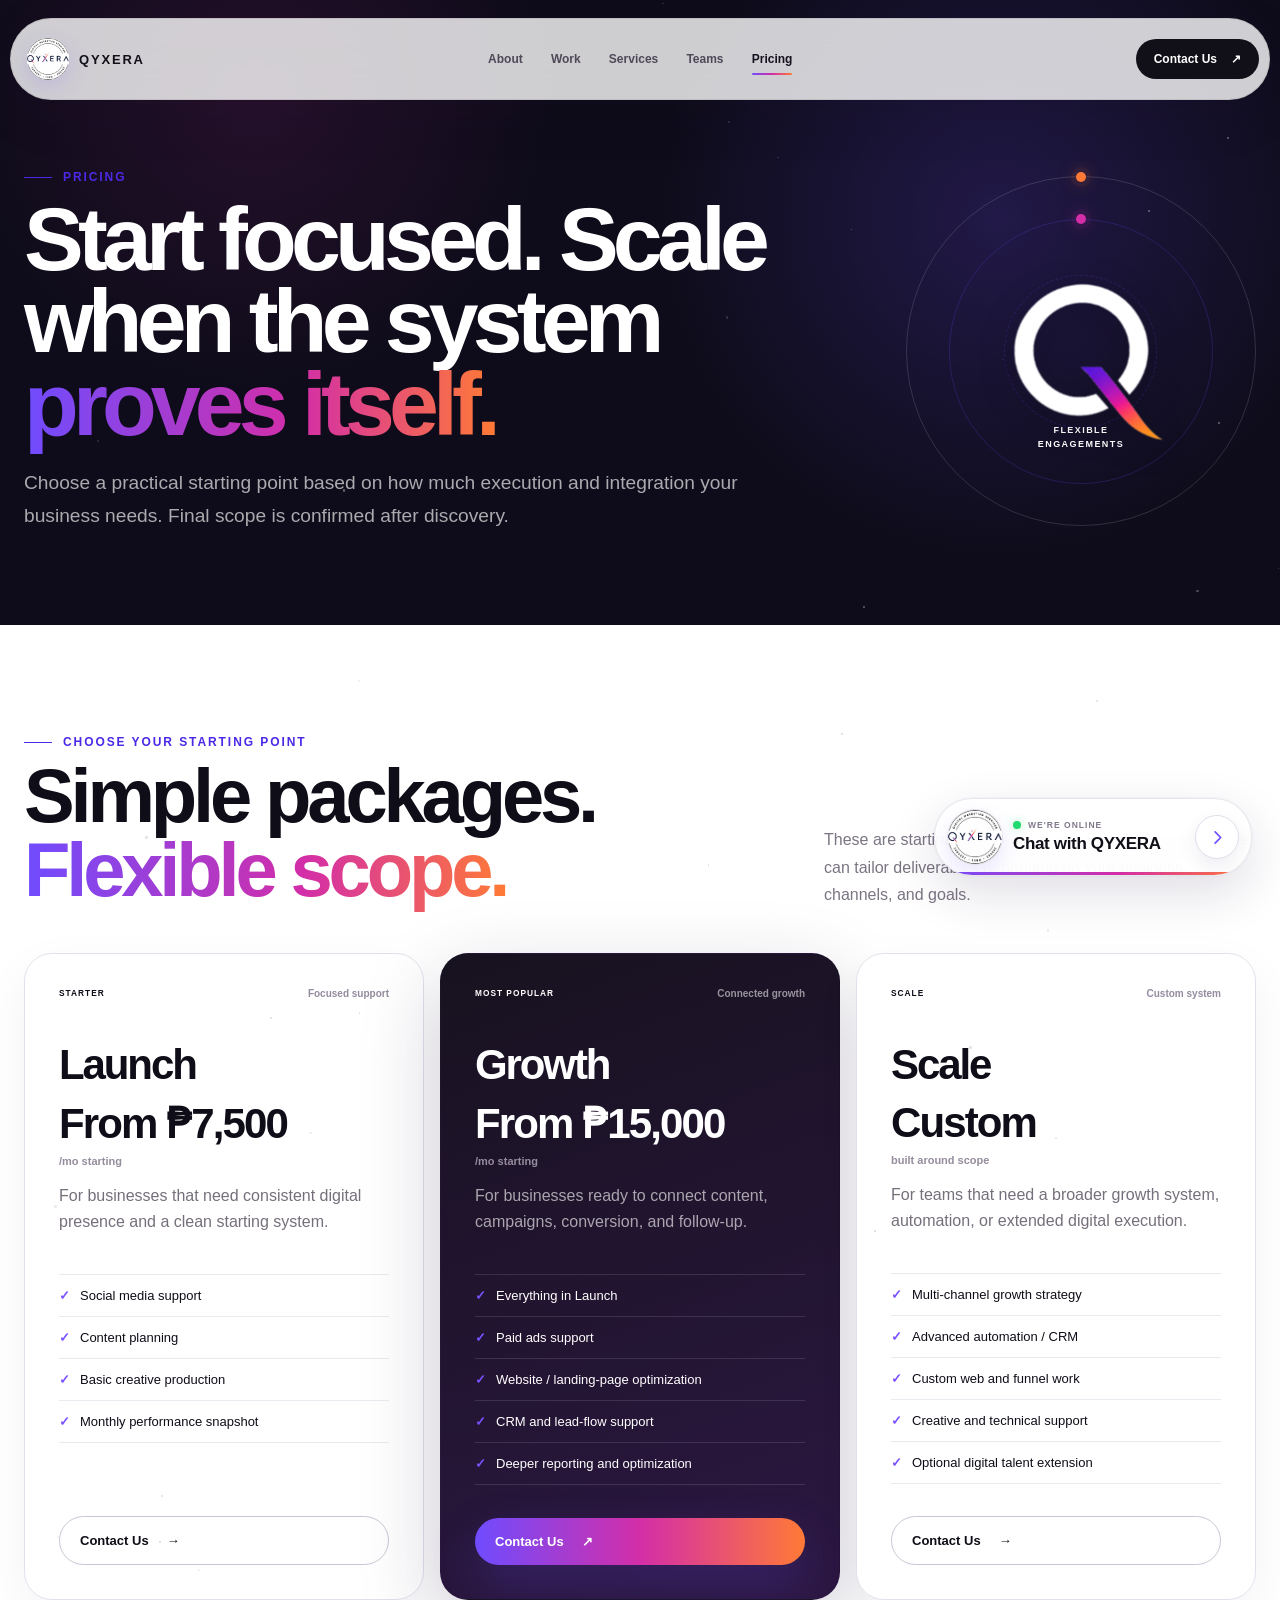
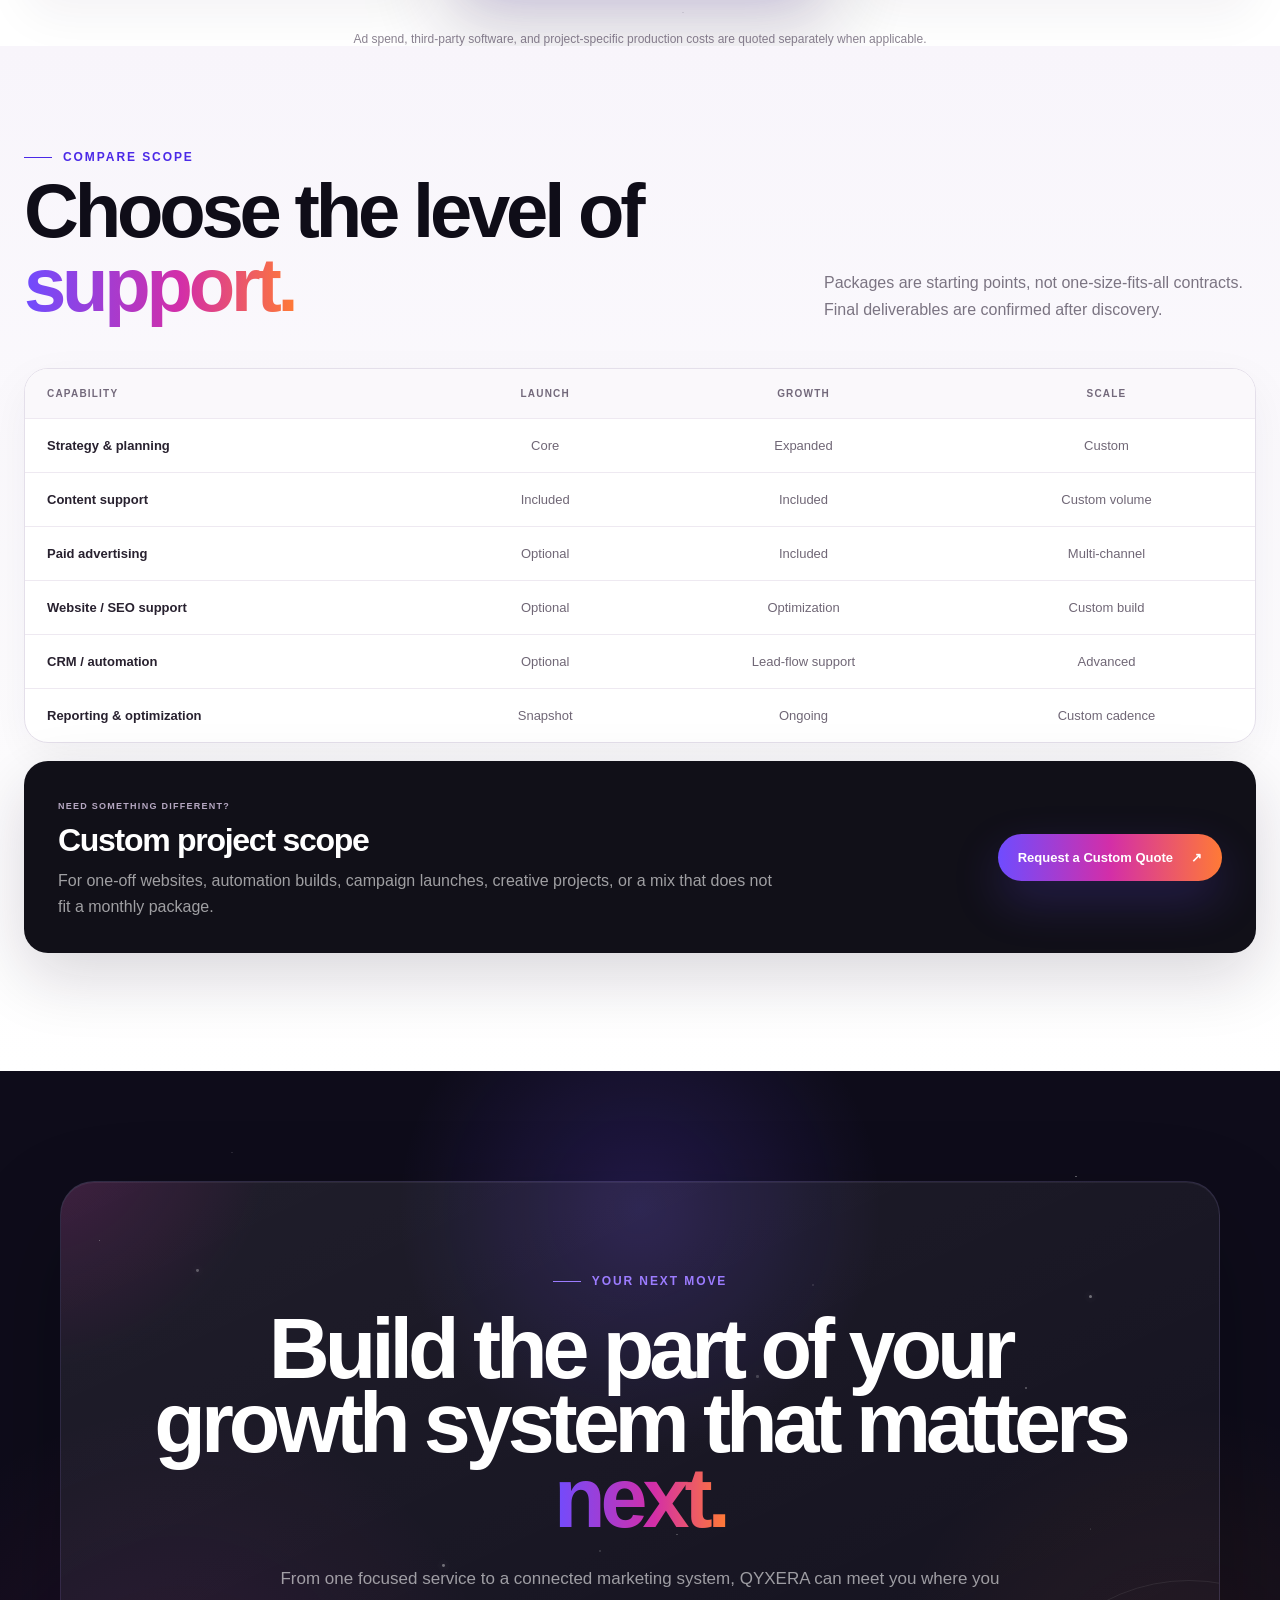
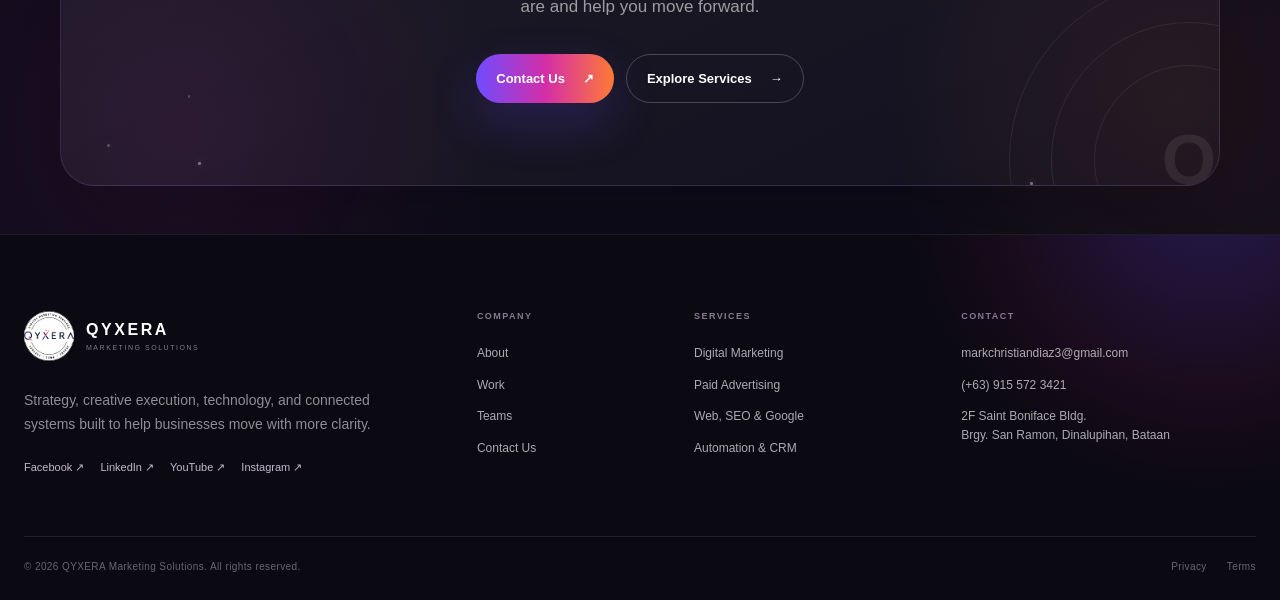
<file: pricing.html>
<!DOCTYPE html>

<html lang="en"><head><meta charset="utf-8"/><meta content="width=device-width,initial-scale=1" name="viewport"/>
<meta content="View flexible starting packages and custom scopes for QYXERA marketing, content, paid ads, web, CRM, and automation services." name="description"/><meta content="#0e0c1a" name="theme-color"/>
<title>Pricing | QYXERA Marketing Solutions</title><link href="style.css?v=20260916-final-enhanced" rel="stylesheet"/><link href="https://qyxera.com/pricing.html" rel="canonical"/><link href="assets/qyxera-logo.jpg" rel="icon" type="image/jpeg"/><link href="site.webmanifest" rel="manifest"/><meta content="index,follow,max-image-preview:large" name="robots"/><meta content="website" property="og:type"/><meta content="QYXERA Pricing" property="og:title"/><meta content="View flexible starting packages and custom scopes for QYXERA marketing, content, paid ads, web, CRM, and automation services." property="og:description"/><meta content="https://qyxera.com/pricing.html" property="og:url"/><meta content="https://qyxera.com/assets/qyxera-orbital-brand.png" property="og:image"/><meta content="QYXERA Marketing Solutions" property="og:site_name"/><meta content="summary_large_image" name="twitter:card"/><meta content="QYXERA Pricing" name="twitter:title"/><meta content="View flexible starting packages and custom scopes for QYXERA marketing, content, paid ads, web, CRM, and automation services." name="twitter:description"/><meta content="https://qyxera.com/assets/qyxera-orbital-brand.png" name="twitter:image"/><script data-qyxera-schema="1" type="application/ld+json">{"@context":"https://schema.org","@type":"Organization","name":"QYXERA Marketing Solutions","url":"https://qyxera.com/","logo":"https://qyxera.com/assets/qyxera-logo.jpg","email":"markchristiandiaz3@gmail.com","telephone":"+63 915 572 3421","address":{"@type":"PostalAddress","streetAddress":"2F Saint Boniface Bldg, Brgy. San Ramon","addressLocality":"Dinalupihan","addressRegion":"Bataan","addressCountry":"PH"},"sameAs":["https://www.facebook.com/qyxeramarketing"]}</script></head>
  <link href="chatbot.css?v=20260924-chatbot-fix-1" rel="stylesheet">
<body><div aria-hidden="true" class="site-progress"><span></span></div><header class="site-nav">
<a aria-label="QYXERA home" class="site-brand" href="index.html">
<span class="site-brand-logo-wrap"><img alt="QYXERA logo" class="site-brand-logo" src="assets/qyxera-logo.jpg"/></span><span>QYXERA</span></a>
<nav aria-label="Primary navigation" class="site-links"><a href="about.html">About</a><a href="work.html">Work</a><a href="services.html">Services</a><a href="teams.html">Teams</a><a aria-current="page" class="active" href="pricing.html">Pricing</a></nav>
<a class="site-nav-cta" href="contact.html">Contact Us <span>↗</span></a>
<button aria-expanded="false" aria-label="Open navigation" class="site-menu-btn" type="button"><span></span><span></span></button>
</header><div aria-hidden="true" class="site-mobile-menu"><a href="about.html">About</a><a href="work.html">Work</a><a href="services.html">Services</a><a href="teams.html">Teams</a><a aria-current="page" class="active" href="pricing.html">Pricing</a><a href="contact.html">Contact Us</a></div>
<div class="qhome" id="qyxera-home-redesign"><section class="page-hero page-hero-dark"><div aria-hidden="true" class="qh-sparks"></div><div class="qh-inner"><div class="qh-wrap"><div class="page-hero-grid"><div class="qh-reveal"><div class="qh-kicker">Pricing</div><h1>Start focused. Scale when the system <span class="qh-gradient">proves itself.</span></h1><p>Choose a practical starting point based on how much execution and integration your business needs. Final scope is confirmed after discovery.</p></div><div aria-hidden="true" class="page-hero-mark qh-reveal"><img class="page-hero-q-logo" src="assets/qyxera-q-white.png" alt=""/><i></i><i></i><small>FLEXIBLE<br/>ENGAGEMENTS</small></div></div></div></div></section>
<section class="qh-section qh-light pricing-section"><div aria-hidden="true" class="qh-sparks"></div><div class="qh-inner"><div class="qh-wrap"><div class="page-section-head qh-reveal"><div><div class="qh-kicker">Choose your starting point</div><h2>Simple packages. <span class="qh-gradient">Flexible scope.</span></h2></div><p>These are starting packages for common growth needs. We can tailor deliverables depending on your business, channels, and goals.</p></div><div class="pricing-grid">
<article class="price-card qh-reveal"><div class="price-top"><small>STARTER</small><span>Focused support</span></div><h3>Launch</h3><div class="price">From ₱7,500<small>/mo starting</small></div><p>For businesses that need consistent digital presence and a clean starting system.</p><ul><li>Social media support</li><li>Content planning</li><li>Basic creative production</li><li>Monthly performance snapshot</li></ul><a class="qh-btn" href="contact.html?plan=Launch">Contact Us <span>→</span></a></article>
<article class="price-card featured qh-reveal"><div class="price-top"><small>MOST POPULAR</small><span>Connected growth</span></div><h3>Growth</h3><div class="price">From ₱15,000<small>/mo starting</small></div><p>For businesses ready to connect content, campaigns, conversion, and follow-up.</p><ul><li>Everything in Launch</li><li>Paid ads support</li><li>Website / landing-page optimization</li><li>CRM and lead-flow support</li><li>Deeper reporting and optimization</li></ul><a class="qh-btn primary" href="contact.html?plan=Growth">Contact Us <span>↗</span></a></article>
<article class="price-card qh-reveal"><div class="price-top"><small>SCALE</small><span>Custom system</span></div><h3>Scale</h3><div class="price">Custom<small>built around scope</small></div><p>For teams that need a broader growth system, automation, or extended digital execution.</p><ul><li>Multi-channel growth strategy</li><li>Advanced automation / CRM</li><li>Custom web and funnel work</li><li>Creative and technical support</li><li>Optional digital talent extension</li></ul><a class="qh-btn" href="contact.html?plan=Scale">Contact Us <span>→</span></a></article>
</div><p class="pricing-note qh-reveal">Ad spend, third-party software, and project-specific production costs are quoted separately when applicable.</p></div></div></section><section class="qh-section qh-light pricing-compare-section" id="compare-plans">
<div class="qh-inner"><div class="qh-wrap">
<div class="page-section-head qh-reveal"><div><div class="qh-kicker">Compare scope</div><h2>Choose the level of <span class="qh-gradient">support.</span></h2></div><p>Packages are starting points, not one-size-fits-all contracts. Final deliverables are confirmed after discovery.</p></div>
<div aria-label="Pricing comparison" class="pricing-table-wrap qh-reveal" role="region" tabindex="0">
<table class="pricing-table"><thead><tr><th>Capability</th><th>Launch</th><th>Growth</th><th>Scale</th></tr></thead><tbody>
<tr><td>Strategy &amp; planning</td><td>Core</td><td>Expanded</td><td>Custom</td></tr>
<tr><td>Content support</td><td>Included</td><td>Included</td><td>Custom volume</td></tr>
<tr><td>Paid advertising</td><td>Optional</td><td>Included</td><td>Multi-channel</td></tr>
<tr><td>Website / SEO support</td><td>Optional</td><td>Optimization</td><td>Custom build</td></tr>
<tr><td>CRM / automation</td><td>Optional</td><td>Lead-flow support</td><td>Advanced</td></tr>
<tr><td>Reporting &amp; optimization</td><td>Snapshot</td><td>Ongoing</td><td>Custom cadence</td></tr>
</tbody></table>
</div>
<div class="pricing-flex-card qh-reveal"><div><small>NEED SOMETHING DIFFERENT?</small><h3>Custom project scope</h3><p>For one-off websites, automation builds, campaign launches, creative projects, or a mix that does not fit a monthly package.</p></div><a class="qh-btn primary" href="contact.html?plan=Custom%20Project">Request a Custom Quote <span>↗</span></a></div>
</div></div>
</section><section class="qh-section qh-dark qh-cta"><div aria-hidden="true" class="qh-sparks"></div><div class="qh-inner"><div class="qh-wrap"><div class="qh-cta-card qh-reveal"><div aria-hidden="true" class="qh-cta-orbit"><i></i><i></i><i></i><span>Q</span></div><div class="qh-kicker">Your next move</div><h2>Build the part of your growth system that matters <span class="qh-gradient">next.</span></h2><p>From one focused service to a connected marketing system, QYXERA can meet you where you are and help you move forward.</p><div class="qh-actions"><a class="qh-btn primary" href="contact.html">Contact Us <span>↗</span></a><a class="qh-btn secondary" href="services.html">Explore Services <span>→</span></a></div></div></div></div></section></div><footer class="site-footer">
<div aria-hidden="true" class="footer-glow"></div>
<div class="footer-wrap">
<div class="footer-main">
<div class="footer-brand-block">
<a class="footer-brand" href="index.html"><span class="footer-logo"><img alt="QYXERA logo" src="assets/qyxera-logo.jpg"/></span><span><strong>QYXERA</strong><small>MARKETING SOLUTIONS</small></span></a>
<p>Strategy, creative execution, technology, and connected systems built to help businesses move with more clarity.</p>
<div class="footer-socials">

  <a href="https://www.facebook.com/qyxeramarketing"
     rel="noopener noreferrer"
     target="_blank">
    Facebook ↗
  </a>

  <a href="https://ph.linkedin.com/company/qyxera-marketing"
     rel="noopener noreferrer"
     target="_blank">
    LinkedIn ↗
  </a>

  <a href="https://www.youtube.com/@qyxeramarketingsolutions"
     rel="noopener noreferrer"
     target="_blank">
    YouTube ↗
  </a>

  <a href="https://www.instagram.com/qyxeradigitalmarketingservices/"
     rel="noopener noreferrer"
     target="_blank">
    Instagram ↗
  </a>


</div>
</div>
<div class="footer-col"><small>COMPANY</small><a href="about.html">About</a><a href="work.html">Work</a><a href="teams.html">Teams</a><a href="contact.html">Contact Us</a></div>
<div class="footer-col"><small>SERVICES</small><a href="services.html">Digital Marketing</a><a href="services.html">Paid Advertising</a><a href="services.html">Web, SEO &amp; Google</a><a href="services.html">Automation &amp; CRM</a></div>
<div class="footer-col footer-contact"><small>CONTACT</small><a href="mailto:markchristiandiaz3@gmail.com">markchristiandiaz3@gmail.com</a><a href="tel:+639155723421">(+63) 915 572 3421</a><span>2F Saint Boniface Bldg.<br/>Brgy. San Ramon, Dinalupihan, Bataan</span></div>
</div>
<div class="footer-bottom"><span>© 2026 QYXERA Marketing Solutions. All rights reserved.</span><div><a href="privacy.html">Privacy</a><a href="terms.html">Terms</a></div></div>
</div>
</footer><script src="script.js?v=20260916-final-enhanced"></script>  <script src="chatbot.js?v=20260924-chatbot-fix-1"></script>
</body></html>
</file>
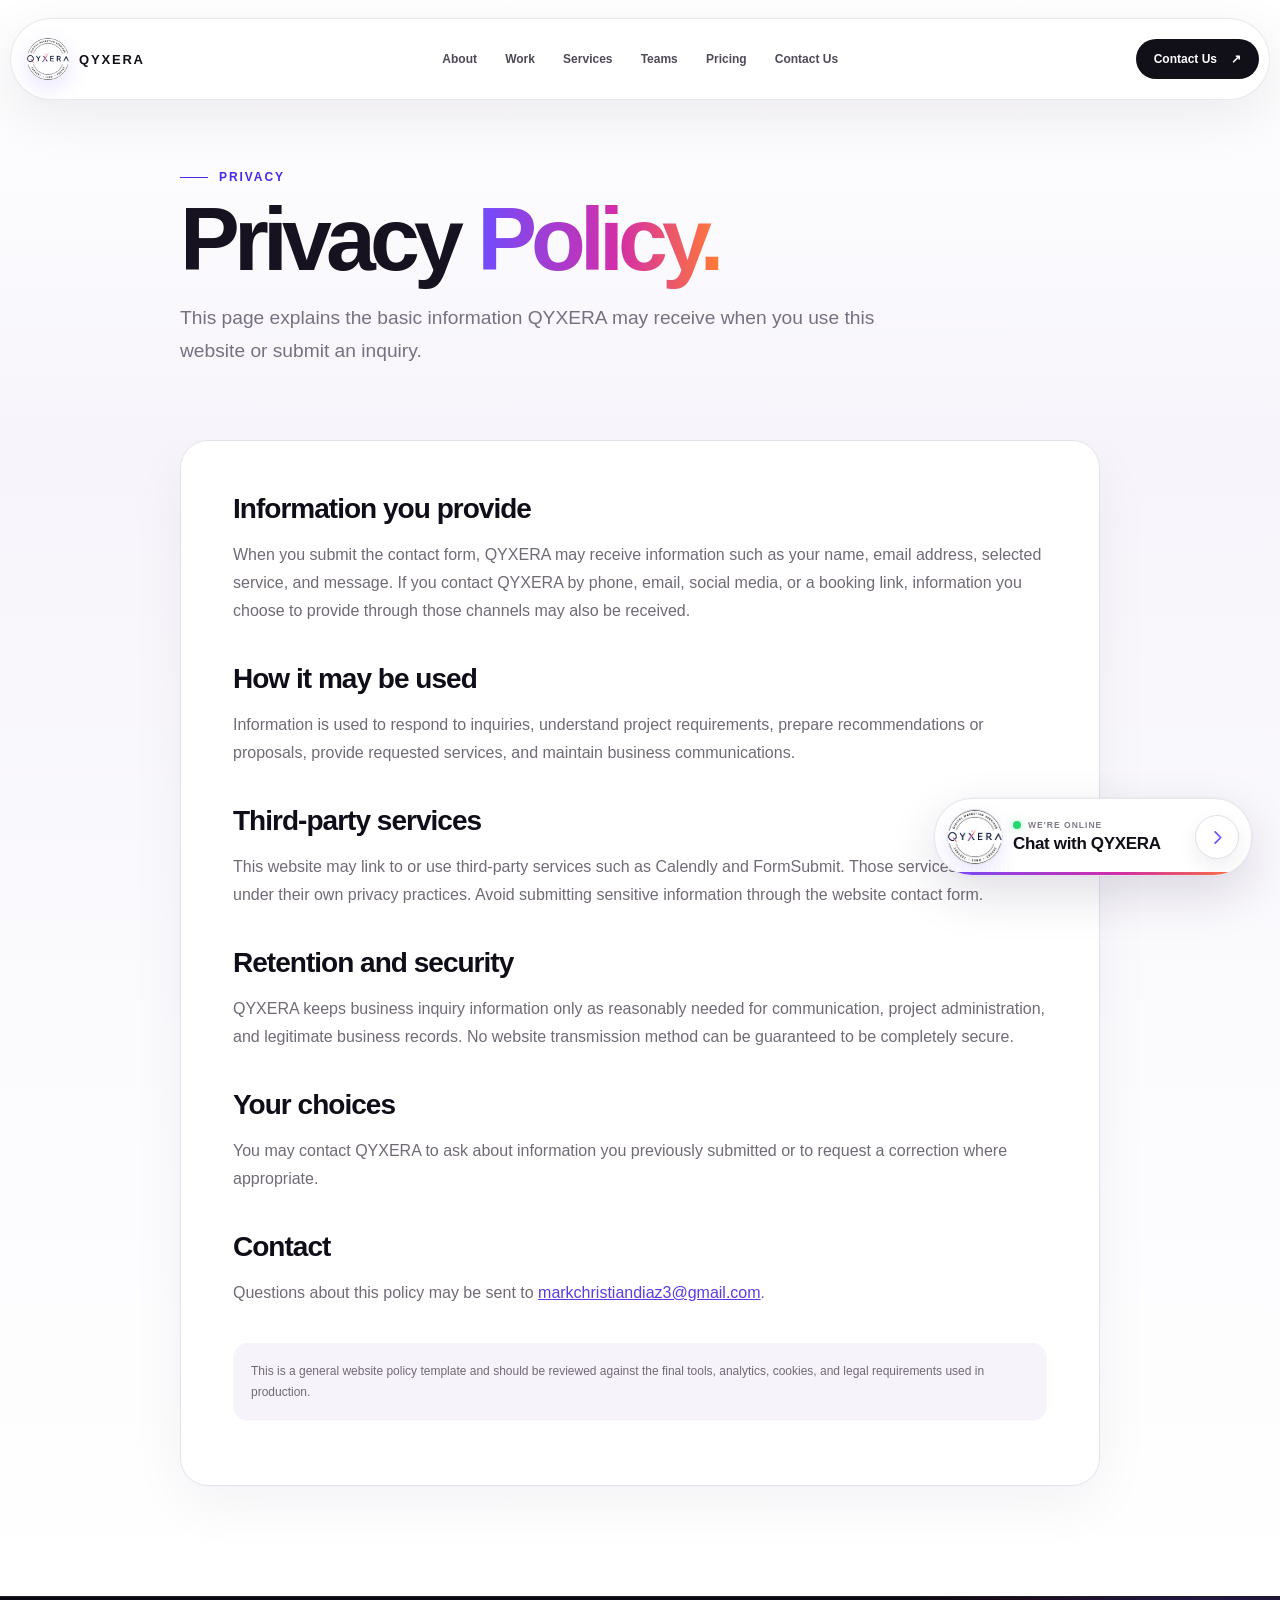
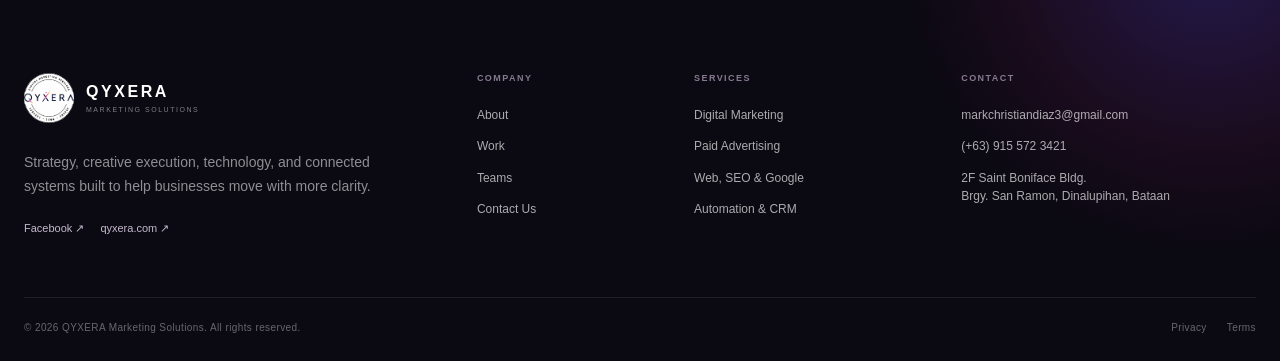
<file: privacy.html>
<!DOCTYPE html>

<html lang="en"><head><meta charset="utf-8"/><meta content="width=device-width,initial-scale=1" name="viewport"/><meta content="#0e0c1a" name="theme-color"/><link href="style.css?v=20260916-final-enhanced" rel="stylesheet"/><title>Privacy Policy | QYXERA</title><meta content="Read how QYXERA handles information submitted through this website and its contact channels." name="description"/><link href="assets/qyxera-logo.jpg" rel="icon" type="image/jpeg"/><link href="site.webmanifest" rel="manifest"/><link href="https://qyxera.com/privacy.html" rel="canonical"/><meta content="index,follow,max-image-preview:large" name="robots"/><meta content="website" property="og:type"/><meta content="QYXERA Privacy Policy" property="og:title"/><meta content="Read how QYXERA handles information submitted through this website and its contact channels." property="og:description"/><meta content="https://qyxera.com/privacy.html" property="og:url"/><meta content="https://qyxera.com/assets/qyxera-orbital-brand.png" property="og:image"/><meta content="QYXERA Marketing Solutions" property="og:site_name"/><meta content="summary_large_image" name="twitter:card"/><meta content="QYXERA Privacy Policy" name="twitter:title"/><meta content="Read how QYXERA handles information submitted through this website and its contact channels." name="twitter:description"/><meta content="https://qyxera.com/assets/qyxera-orbital-brand.png" name="twitter:image"/><script data-qyxera-schema="1" type="application/ld+json">{"@context":"https://schema.org","@type":"Organization","name":"QYXERA Marketing Solutions","url":"https://qyxera.com/","logo":"https://qyxera.com/assets/qyxera-logo.jpg","email":"markchristiandiaz3@gmail.com","telephone":"+63 915 572 3421","address":{"@type":"PostalAddress","streetAddress":"2F Saint Boniface Bldg, Brgy. San Ramon","addressLocality":"Dinalupihan","addressRegion":"Bataan","addressCountry":"PH"},"sameAs":["https://www.facebook.com/qyxeramarketing"]}</script></head><body><div aria-hidden="true" class="site-progress"><span></span></div><header class="site-nav"><a aria-label="QYXERA home" class="site-brand" href="index.html"><span class="site-brand-logo-wrap"><img alt="QYXERA logo" class="site-brand-logo" src="assets/qyxera-logo.jpg"/></span><span>QYXERA</span></a><nav aria-label="Primary navigation" class="site-links"><a href="about.html">About</a><a href="work.html">Work</a><a href="services.html">Services</a><a href="teams.html">Teams</a><a href="pricing.html">Pricing</a><a href="contact.html">Contact Us</a></nav><a class="site-nav-cta" href="contact.html">Contact Us <span>↗</span></a><button aria-expanded="false" aria-label="Open navigation" class="site-menu-btn" type="button"><span></span><span></span></button></header><div aria-hidden="true" class="site-mobile-menu"><a href="about.html">About</a><a href="work.html">Work</a><a href="services.html">Services</a><a href="teams.html">Teams</a><a href="pricing.html">Pricing</a><a href="contact.html">Contact Us</a></div><div class="qhome" id="qyxera-home-redesign">
  <link href="chatbot.css?v=20260924-chatbot-fix-1" rel="stylesheet">
<section class="page-hero page-hero-light legal-hero"><div class="qh-inner"><div class="qh-wrap"><div class="qh-kicker">Privacy</div><h1>Privacy <span class="qh-gradient">Policy.</span></h1><p>This page explains the basic information QYXERA may receive when you use this website or submit an inquiry.</p></div></div></section>
<section class="qh-section qh-light legal-section"><div class="qh-inner"><div class="qh-wrap"><div class="legal-card">
<h2>Information you provide</h2><p>When you submit the contact form, QYXERA may receive information such as your name, email address, selected service, and message. If you contact QYXERA by phone, email, social media, or a booking link, information you choose to provide through those channels may also be received.</p>
<h2>How it may be used</h2><p>Information is used to respond to inquiries, understand project requirements, prepare recommendations or proposals, provide requested services, and maintain business communications.</p>
<h2>Third-party services</h2><p>This website may link to or use third-party services such as Calendly and FormSubmit. Those services operate under their own privacy practices. Avoid submitting sensitive information through the website contact form.</p>
<h2>Retention and security</h2><p>QYXERA keeps business inquiry information only as reasonably needed for communication, project administration, and legitimate business records. No website transmission method can be guaranteed to be completely secure.</p>
<h2>Your choices</h2><p>You may contact QYXERA to ask about information you previously submitted or to request a correction where appropriate.</p>
<h2>Contact</h2><p>Questions about this policy may be sent to <a href="mailto:markchristiandiaz3@gmail.com">markchristiandiaz3@gmail.com</a>.</p>
<p class="legal-note">This is a general website policy template and should be reviewed against the final tools, analytics, cookies, and legal requirements used in production.</p>
</div></div></div></section>
</div><footer class="site-footer">
<div aria-hidden="true" class="footer-glow"></div>
<div class="footer-wrap">
<div class="footer-main">
<div class="footer-brand-block">
<a class="footer-brand" href="index.html"><span class="footer-logo"><img alt="QYXERA logo" src="assets/qyxera-logo.jpg"/></span><span><strong>QYXERA</strong><small>MARKETING SOLUTIONS</small></span></a>
<p>Strategy, creative execution, technology, and connected systems built to help businesses move with more clarity.</p>
<div class="footer-socials"><a href="https://www.facebook.com/qyxeramarketing" rel="noopener noreferrer" target="_blank">Facebook ↗</a><a href="https://qyxera.com" rel="noopener noreferrer" target="_blank">qyxera.com ↗</a></div>
</div>
<div class="footer-col"><small>COMPANY</small><a href="about.html">About</a><a href="work.html">Work</a><a href="teams.html">Teams</a><a href="contact.html">Contact Us</a></div>
<div class="footer-col"><small>SERVICES</small><a href="services.html">Digital Marketing</a><a href="services.html">Paid Advertising</a><a href="services.html">Web, SEO &amp; Google</a><a href="services.html">Automation &amp; CRM</a></div>
<div class="footer-col footer-contact"><small>CONTACT</small><a href="mailto:markchristiandiaz3@gmail.com">markchristiandiaz3@gmail.com</a><a href="tel:+639155723421">(+63) 915 572 3421</a><span>2F Saint Boniface Bldg.<br/>Brgy. San Ramon, Dinalupihan, Bataan</span></div>
</div>
<div class="footer-bottom"><span>© 2026 QYXERA Marketing Solutions. All rights reserved.</span><div><a href="privacy.html">Privacy</a><a href="terms.html">Terms</a></div></div>
</div>
</footer><script src="script.js?v=20260916-final-enhanced"></script>  <script src="chatbot.js?v=20260924-chatbot-fix-1"></script>
</body></html>
</file>
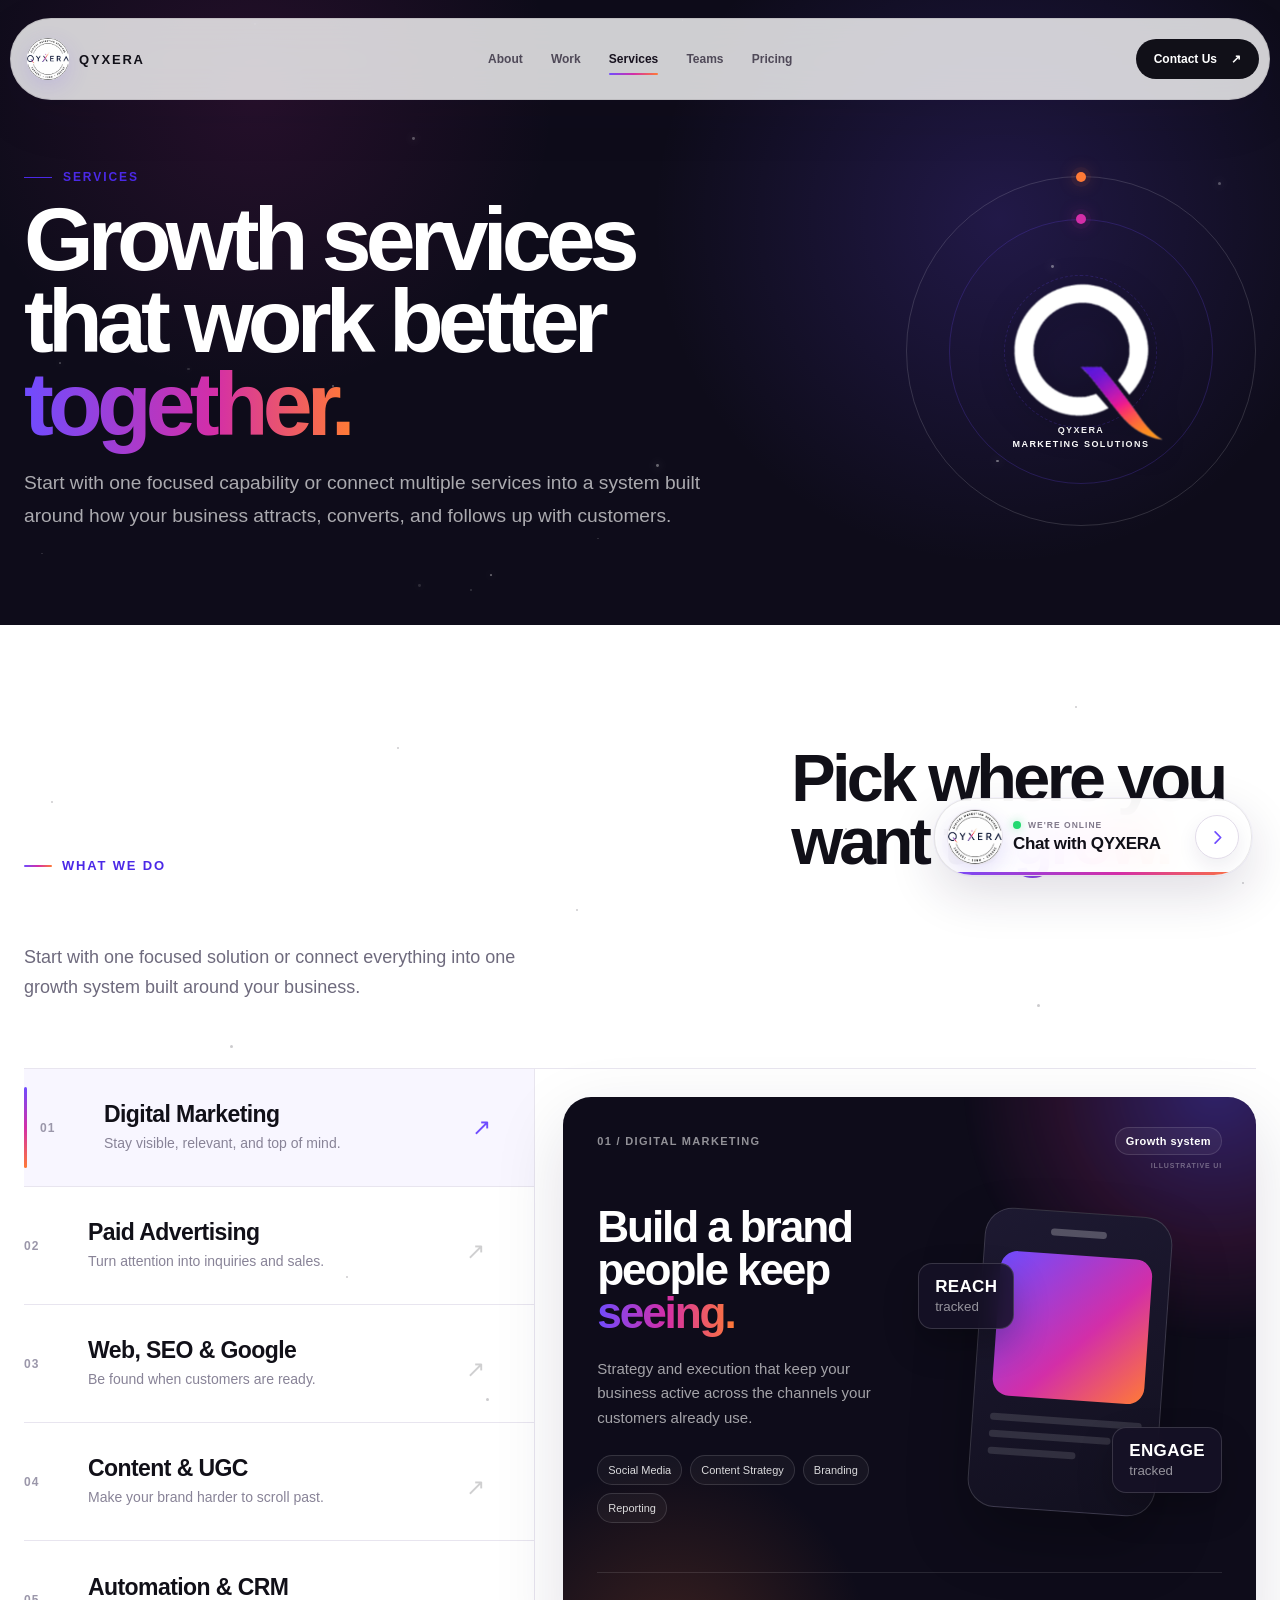
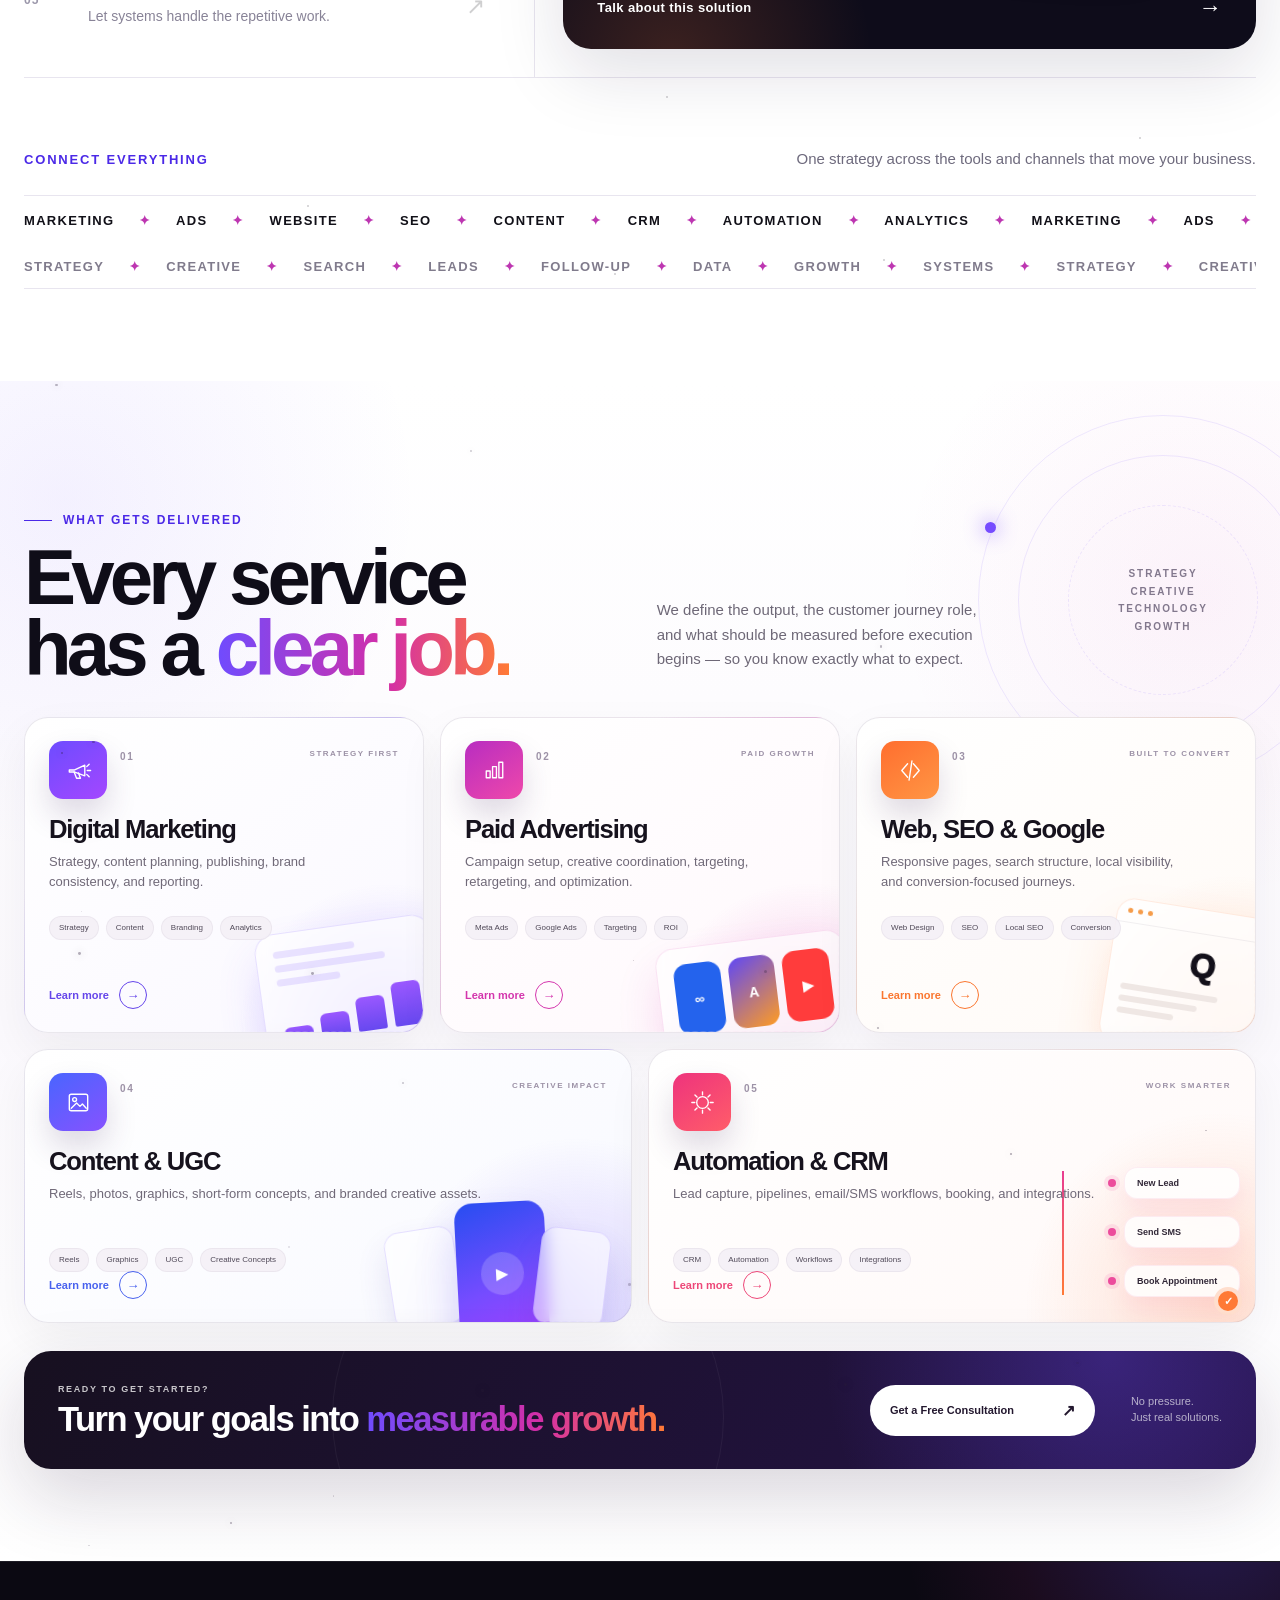
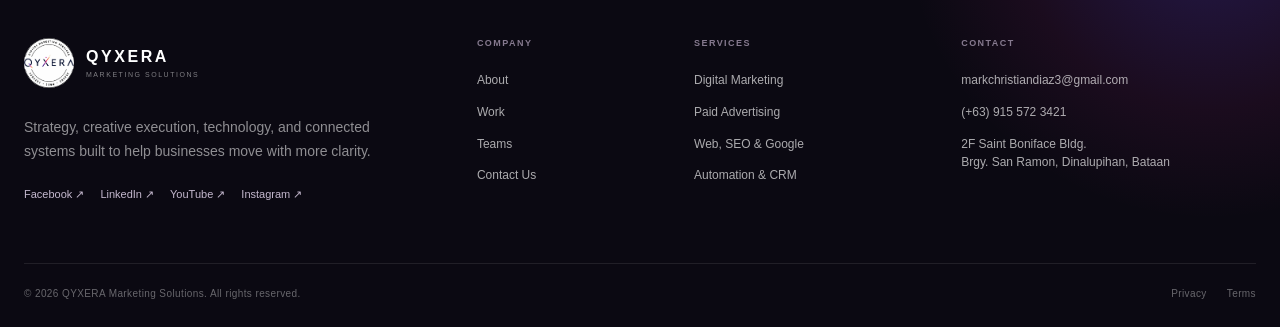
<file: services.html>
<!DOCTYPE html>

<html lang="en"><head><meta charset="utf-8"/><meta content="width=device-width,initial-scale=1" name="viewport"/>
<meta content="Explore QYXERA services for digital marketing, paid advertising, websites, SEO, content, CRM, automation, and connected growth." name="description"/><meta content="#0e0c1a" name="theme-color"/>
<title>Services | QYXERA Marketing Solutions</title><link href="style.css?v=services-repaired-20260916-v2" rel="stylesheet"/><link href="https://qyxera.com/services.html" rel="canonical"/><link href="assets/qyxera-logo.jpg" rel="icon" type="image/jpeg"/><link href="site.webmanifest" rel="manifest"/><meta content="index,follow,max-image-preview:large" name="robots"/><meta content="website" property="og:type"/><meta content="QYXERA Services" property="og:title"/><meta content="Explore QYXERA services for digital marketing, paid advertising, websites, SEO, content, CRM, automation, and connected growth." property="og:description"/><meta content="https://qyxera.com/services.html" property="og:url"/><meta content="https://qyxera.com/assets/qyxera-orbital-brand.png" property="og:image"/><meta content="QYXERA Marketing Solutions" property="og:site_name"/><meta content="summary_large_image" name="twitter:card"/><meta content="QYXERA Services" name="twitter:title"/><meta content="Explore QYXERA services for digital marketing, paid advertising, websites, SEO, content, CRM, automation, and connected growth." name="twitter:description"/><meta content="https://qyxera.com/assets/qyxera-orbital-brand.png" name="twitter:image"/><script data-qyxera-schema="1" type="application/ld+json">{"@context":"https://schema.org","@type":"ProfessionalService","name":"QYXERA Marketing Solutions","url":"https://qyxera.com/services.html","image":"https://qyxera.com/assets/qyxera-orbital-brand.png","telephone":"+63 915 572 3421","email":"markchristiandiaz3@gmail.com","areaServed":"Philippines","serviceType":["Digital Marketing","Paid Advertising","Website Design","SEO","Content Production","CRM","Automation"]}</script></head>
  <link href="chatbot.css?v=20260924-chatbot-fix-1" rel="stylesheet">
<body><div aria-hidden="true" class="site-progress"><span></span></div><header class="site-nav">
<a aria-label="QYXERA home" class="site-brand" href="index.html">
<span class="site-brand-logo-wrap"><img alt="QYXERA logo" class="site-brand-logo" src="assets/qyxera-logo.jpg"/></span><span>QYXERA</span></a>
<nav aria-label="Primary navigation" class="site-links"><a href="about.html">About</a><a href="work.html">Work</a><a aria-current="page" class="active" href="services.html">Services</a><a href="teams.html">Teams</a><a href="pricing.html">Pricing</a></nav>
<a class="site-nav-cta" href="contact.html">Contact Us <span>↗</span></a>
<button aria-expanded="false" aria-label="Open navigation" class="site-menu-btn" type="button"><span></span><span></span></button>
</header><div aria-hidden="true" class="site-mobile-menu"><a href="about.html">About</a><a href="work.html">Work</a><a aria-current="page" class="active" href="services.html">Services</a><a href="teams.html">Teams</a><a href="pricing.html">Pricing</a><a href="contact.html">Contact Us</a></div>
<div class="qhome" id="qyxera-home-redesign"><section class="page-hero page-hero-dark"><div aria-hidden="true" class="qh-sparks"></div><div class="qh-inner"><div class="qh-wrap"><div class="page-hero-grid"><div class="qh-reveal"><div class="qh-kicker">Services</div><h1>Growth services that work better <span class="qh-gradient">together.</span></h1><p>Start with one focused capability or connect multiple services into a system built around how your business attracts, converts, and follows up with customers.</p></div><div aria-hidden="true" class="page-hero-mark qh-reveal"><img class="page-hero-q-logo" src="assets/qyxera-q-white.png" alt=""/><i></i><i></i><small>QYXERA<br/>MARKETING SOLUTIONS</small></div></div></div></div></section><section id="solutions"><div class="qsol-shell">
<div aria-hidden="true" class="qsol-stars">
<span style="--x:4%;--y:13%;--dx:34px;--dy:-22px;--dur:17s;--delay:-3s;--s:2px"></span>
<span style="--x:11%;--y:71%;--dx:-28px;--dy:38px;--dur:23s;--delay:-11s;--s:2px"></span>
<span style="--x:18%;--y:31%;--dx:44px;--dy:21px;--dur:19s;--delay:-7s;--s:3px"></span>
<span style="--x:24%;--y:87%;--dx:21px;--dy:-44px;--dur:27s;--delay:-15s;--s:2px"></span>
<span style="--x:31%;--y:9%;--dx:-36px;--dy:29px;--dur:21s;--delay:-5s;--s:2px"></span>
<span style="--x:38%;--y:57%;--dx:31px;--dy:35px;--dur:25s;--delay:-13s;--s:3px"></span>
<span style="--x:45%;--y:21%;--dx:-23px;--dy:-33px;--dur:18s;--delay:-8s;--s:2px"></span>
<span style="--x:52%;--y:79%;--dx:39px;--dy:-18px;--dur:24s;--delay:-17s;--s:2px"></span>
<span style="--x:59%;--y:42%;--dx:-31px;--dy:41px;--dur:20s;--delay:-12s;--s:3px"></span>
<span style="--x:66%;--y:15%;--dx:24px;--dy:36px;--dur:26s;--delay:-9s;--s:2px"></span>
<span style="--x:73%;--y:66%;--dx:-42px;--dy:-26px;--dur:22s;--delay:-4s;--s:2px"></span>
<span style="--x:81%;--y:28%;--dx:33px;--dy:-31px;--dur:28s;--delay:-20s;--s:3px"></span>
<span style="--x:89%;--y:82%;--dx:-25px;--dy:29px;--dur:19s;--delay:-10s;--s:2px"></span>
<span style="--x:95%;--y:49%;--dx:-38px;--dy:17px;--dur:24s;--delay:-6s;--s:2px"></span>
<span style="--x:8%;--y:45%;--dx:29px;--dy:25px;--dur:29s;--delay:-18s;--s:2px"></span>
<span style="--x:27%;--y:48%;--dx:-18px;--dy:-37px;--dur:20s;--delay:-2s;--s:2px"></span>
<span style="--x:48%;--y:92%;--dx:35px;--dy:-27px;--dur:23s;--delay:-14s;--s:2px"></span>
<span style="--x:69%;--y:91%;--dx:-27px;--dy:-32px;--dur:21s;--delay:-7s;--s:2px"></span>
<span style="--x:84%;--y:6%;--dx:21px;--dy:40px;--dur:26s;--delay:-16s;--s:2px"></span>
<span style="--x:97%;--y:19%;--dx:-32px;--dy:27px;--dur:18s;--delay:-9s;--s:2px"></span>
</div>
<div class="qsol-wrap">
<div class="qsol-intro qh-reveal">
<div class="qsol-kicker"><span></span> WHAT WE DO</div>
<h2>Pick where you want to <em>grow.</em></h2>
<p>Start with one focused solution or connect everything into one growth system built around your business.</p>
</div>
<div class="qsol-selector qh-reveal">
<input checked="" class="qsol-radio" id="qsol-1" name="qsol" type="radio"/>
<input class="qsol-radio" id="qsol-2" name="qsol" type="radio"/>
<input class="qsol-radio" id="qsol-3" name="qsol" type="radio"/>
<input class="qsol-radio" id="qsol-4" name="qsol" type="radio"/>
<input class="qsol-radio" id="qsol-5" name="qsol" type="radio"/>
<div aria-label="Qyxera solutions" class="qsol-tabs" role="tablist">
<label class="qsol-tab qsol-tab-1" for="qsol-1">
<span class="qsol-num">01</span>
<span class="qsol-tabcopy"><strong>Digital Marketing</strong><small>Stay visible, relevant, and top of mind.</small></span>
<span class="qsol-arrow">↗</span>
</label>
<label class="qsol-tab qsol-tab-2" for="qsol-2">
<span class="qsol-num">02</span>
<span class="qsol-tabcopy"><strong>Paid Advertising</strong><small>Turn attention into inquiries and sales.</small></span>
<span class="qsol-arrow">↗</span>
</label>
<label class="qsol-tab qsol-tab-3" for="qsol-3">
<span class="qsol-num">03</span>
<span class="qsol-tabcopy"><strong>Web, SEO &amp; Google</strong><small>Be found when customers are ready.</small></span>
<span class="qsol-arrow">↗</span>
</label>
<label class="qsol-tab qsol-tab-4" for="qsol-4">
<span class="qsol-num">04</span>
<span class="qsol-tabcopy"><strong>Content &amp; UGC</strong><small>Make your brand harder to scroll past.</small></span>
<span class="qsol-arrow">↗</span>
</label>
<label class="qsol-tab qsol-tab-5" for="qsol-5">
<span class="qsol-num">05</span>
<span class="qsol-tabcopy"><strong>Automation &amp; CRM</strong><small>Let systems handle the repetitive work.</small></span>
<span class="qsol-arrow">↗</span>
</label>
</div>
<div class="qsol-stage">
<article class="qsol-panel qsol-panel-1">
<div class="qsol-paneltop"><span>01 / DIGITAL MARKETING</span><span class="qsol-live">Growth system</span></div>
<div class="qsol-panelbody">
<div class="qsol-copy">
<h3>Build a brand people keep <em>seeing.</em></h3>
<p>Strategy and execution that keep your business active across the channels your customers already use.</p>
<div class="qsol-tags"><span>Social Media</span><span>Content Strategy</span><span>Branding</span><span>Reporting</span></div>
</div>
<div aria-hidden="true" class="qsol-visual visual-social">
<div class="mock-phone"><div class="mock-head"></div><div class="mock-media"></div><div class="mock-lines"><i></i><i></i><i></i></div></div>
<div class="float-stat stat-a"><b>REACH</b><small>tracked</small></div>
<div class="float-stat stat-b"><b>ENGAGE</b><small>tracked</small></div>
</div>
</div>
<a class="qsol-cta" data-service="01 / DIGITAL MARKETING" href="https://calendly.com/qyxera-marketing/15mins" rel="noopener noreferrer" target="_blank">Talk about this solution <span>→</span></a>
</article>
<article class="qsol-panel qsol-panel-2">
<div class="qsol-paneltop"><span>02 / PAID ADVERTISING</span><span class="qsol-live">Performance</span></div>
<div class="qsol-panelbody">
<div class="qsol-copy">
<h3>Spend where the numbers say <em>yes.</em></h3>
<p>Facebook, Instagram, and Google campaigns designed around real inquiries, bookings, visits, and sales.</p>
<div class="qsol-tags"><span>Lead Generation</span><span>Search Ads</span><span>Retargeting</span><span>Optimization</span></div>
</div>
<div aria-hidden="true" class="qsol-visual visual-ads">
<div class="chart-card"><div class="chart-top"><span>Campaign performance</span><b>LIVE</b></div><div class="bars"><i></i><i></i><i></i><i></i><i></i><i></i></div><div class="chart-foot"><span>Leads</span><strong>Track</strong><span>ROAS</span><strong>Track</strong></div></div>
</div>
</div>
<a class="qsol-cta" data-service="02 / PAID ADVERTISING" href="https://calendly.com/qyxera-marketing/15mins" rel="noopener noreferrer" target="_blank">Talk about this solution <span>→</span></a>
</article>
<article class="qsol-panel qsol-panel-3">
<div class="qsol-paneltop"><span>03 / WEB, SEO &amp; GOOGLE</span><span class="qsol-live">Search visibility</span></div>
<div class="qsol-panelbody">
<div class="qsol-copy">
<h3>Get found. Then give people a reason to <em>choose you.</em></h3>
<p>Build a stronger digital foundation across your website, search presence, Google Maps, and Business Profile.</p>
<div class="qsol-tags"><span>Website Design</span><span>Local SEO</span><span>Google Maps</span><span>GBP</span></div>
</div>
<div aria-hidden="true" class="qsol-visual visual-search">
<div class="browser"><div class="browser-top"><i></i><i></i><i></i><span>qyxera.com</span></div><div class="search-box">QYXERA marketing solutions <b>⌕</b></div><div class="result"><small>Sponsored / Organic</small><strong>Everything your business needs to grow online.</strong><p>Marketing · Web · Ads · Automation</p></div></div>
</div>
</div>
<a class="qsol-cta" data-service="03 / WEB, SEO &amp; GOOGLE" href="https://calendly.com/qyxera-marketing/15mins" rel="noopener noreferrer" target="_blank">Talk about this solution <span>→</span></a>
</article>
<article class="qsol-panel qsol-panel-4">
<div class="qsol-paneltop"><span>04 / CONTENT &amp; UGC</span><span class="qsol-live">Creative engine</span></div>
<div class="qsol-panelbody">
<div class="qsol-copy">
<h3>Give every scroll a reason to <em>stop.</em></h3>
<p>Photos, reels, graphics, short-form video, and authentic UGC made to keep your channels fresh and memorable.</p>
<div class="qsol-tags"><span>Reels</span><span>Photography</span><span>UGC Video</span><span>Graphic Design</span></div>
</div>
<div aria-hidden="true" class="qsol-visual visual-content">
<div class="reel reel-1"><span>01</span><b>REEL</b></div><div class="reel reel-2"><span>02</span><b>UGC</b></div><div class="reel reel-3"><span>03</span><b>PHOTO</b></div>
</div>
</div>
<a class="qsol-cta" data-service="04 / CONTENT &amp; UGC" href="https://calendly.com/qyxera-marketing/15mins" rel="noopener noreferrer" target="_blank">Talk about this solution <span>→</span></a>
</article>
<article class="qsol-panel qsol-panel-5">
<div class="qsol-paneltop"><span>05 / AUTOMATION &amp; CRM</span><span class="qsol-live">Connected systems</span></div>
<div class="qsol-panelbody">
<div class="qsol-copy">
<h3>Make follow-up happen even when you are <em>busy.</em></h3>
<p>Capture leads, respond faster, organize your pipeline, and automate repetitive work across your customer journey.</p>
<div class="qsol-tags"><span>CRM Setup</span><span>Email &amp; SMS</span><span>Booking</span><span>Pipelines</span><span>Integrations</span></div>
</div>
<div aria-hidden="true" class="qsol-visual visual-flow">
<div class="flow-line l1"></div><div class="flow-line l2"></div><div class="flow-line l3"></div>
<div class="node n1">Lead</div><div class="node n2">CRM</div><div class="node n3">Email</div><div class="node n4">Booked</div><div class="node n5">Follow-up</div>
</div>
</div>
<a class="qsol-cta" data-service="05 / AUTOMATION &amp; CRM" href="https://calendly.com/qyxera-marketing/15mins" rel="noopener noreferrer" target="_blank">Talk about this solution <span>→</span></a>
</article>
</div>
</div>
<div class="qsol-connect">
<div class="qsol-connect-head"><span>CONNECT EVERYTHING</span><p>One strategy across the tools and channels that move your business.</p></div>
<div class="qsol-marquee"><div class="qsol-track">MARKETING <i>✦</i> ADS <i>✦</i> WEBSITE <i>✦</i> SEO <i>✦</i> CONTENT <i>✦</i> CRM <i>✦</i> AUTOMATION <i>✦</i> ANALYTICS <i>✦</i> MARKETING <i>✦</i> ADS <i>✦</i> WEBSITE <i>✦</i> SEO <i>✦</i> CONTENT <i>✦</i> CRM <i>✦</i> AUTOMATION <i>✦</i> ANALYTICS <i>✦</i></div></div>
<div class="qsol-marquee reverse"><div class="qsol-track">STRATEGY <i>✦</i> CREATIVE <i>✦</i> SEARCH <i>✦</i> LEADS <i>✦</i> FOLLOW-UP <i>✦</i> DATA <i>✦</i> GROWTH <i>✦</i> SYSTEMS <i>✦</i> STRATEGY <i>✦</i> CREATIVE <i>✦</i> SEARCH <i>✦</i> LEADS <i>✦</i> FOLLOW-UP <i>✦</i> DATA <i>✦</i> GROWTH <i>✦</i> SYSTEMS <i>✦</i></div></div>
</div>
</div>
</div>
</section>
<section class="qh-section qh-light services-exact" id="service-proof">
  <div aria-hidden="true" class="qh-sparks"></div>

  <div class="qh-inner">
    <div class="qh-wrap">

      <div class="services-exact-head qh-reveal">
        <div class="services-exact-title">
          <div class="qh-kicker">What gets delivered</div>
          <h2>Every service has a <span class="qh-gradient">clear job.</span></h2>
        </div>

        <p class="services-exact-intro">
          We define the output, the customer journey role, and what should be
          measured before execution begins — so you know exactly what to expect.
        </p>

        <div class="services-exact-orbit" aria-hidden="true">
          <i></i><i></i><i></i>
          <span>STRATEGY<br/>CREATIVE<br/>TECHNOLOGY<br/>GROWTH</span>
          <b class="orbit-dot dot-purple"></b>
          <b class="orbit-dot dot-orange"></b>
        </div>
      </div>

      <div class="services-exact-grid">

        <article class="services-exact-card card-marketing qh-reveal">
          <div class="services-card-top">
            <div class="services-icon" aria-hidden="true">
              <svg viewBox="0 0 64 64">
                <path d="M13 31h10l22-10v22L23 35H13z"/>
                <path d="M23 35l5 13h8l-4-11"/>
                <path d="M49 24l5-5M50 32h7M49 40l5 5"/>
              </svg>
            </div>
            <small>01</small>
            <span>STRATEGY FIRST</span>
          </div>

          <h3>Digital Marketing</h3>
          <p>Strategy, content planning, publishing, brand consistency, and reporting.</p>

          <div class="services-pills">
            <span>Strategy</span>
            <span>Content</span>
            <span>Branding</span>
            <span>Analytics</span>
          </div>

          <a class="services-learn" href="contact.html">Learn more <i>→</i></a>

          <div class="services-art art-chart" aria-hidden="true">
            <div class="mini-report">
              <span></span><span></span><span></span>
              <div><i></i><i></i><i></i><i></i></div>
            </div>
          </div>
        </article>

        <article class="services-exact-card card-ads qh-reveal">
          <div class="services-card-top">
            <div class="services-icon" aria-hidden="true">
              <svg viewBox="0 0 64 64">
                <path d="M15 47V33h8v14zM28 47V24h8v23zM41 47V15h8v32z"/>
              </svg>
            </div>
            <small>02</small>
            <span>PAID GROWTH</span>
          </div>

          <h3>Paid Advertising</h3>
          <p>Campaign setup, creative coordination, targeting, retargeting, and optimization.</p>

          <div class="services-pills">
            <span>Meta Ads</span>
            <span>Google Ads</span>
            <span>Targeting</span>
            <span>ROI</span>
          </div>

          <a class="services-learn" href="contact.html">Learn more <i>→</i></a>

          <div class="services-art art-paid" aria-hidden="true">
            <div class="paid-logo meta">∞</div>
            <div class="paid-logo google">A</div>
            <div class="paid-logo video">▶</div>
          </div>
        </article>

        <article class="services-exact-card card-web qh-reveal">
          <div class="services-card-top">
            <div class="services-icon" aria-hidden="true">
              <svg viewBox="0 0 64 64">
                <path d="m26 18-12 14 12 14M38 18l12 14-12 14M35 12 29 52"/>
              </svg>
            </div>
            <small>03</small>
            <span>BUILT TO CONVERT</span>
          </div>

          <h3>Web, SEO &amp; Google</h3>
          <p>Responsive pages, search structure, local visibility, and conversion-focused journeys.</p>

          <div class="services-pills">
            <span>Web Design</span>
            <span>SEO</span>
            <span>Local SEO</span>
            <span>Conversion</span>
          </div>

          <a class="services-learn" href="contact.html">Learn more <i>→</i></a>

          <div class="services-art art-browser" aria-hidden="true">
            <div class="mini-browser-card">
              <div class="mini-browser-head"><i></i><i></i><i></i></div>
              <div class="mini-browser-q">Q</div>
              <span></span><span></span><span></span>
            </div>
          </div>
        </article>

        <article class="services-exact-card card-content qh-reveal">
          <div class="services-card-top">
            <div class="services-icon" aria-hidden="true">
              <svg viewBox="0 0 64 64">
                <rect x="13" y="15" width="38" height="34" rx="4"/>
                <circle cx="24" cy="26" r="4"/>
                <path d="m17 44 11-11 7 7 5-5 8 9"/>
              </svg>
            </div>
            <small>04</small>
            <span>CREATIVE IMPACT</span>
          </div>

          <h3>Content &amp; UGC</h3>
          <p>Reels, photos, graphics, short-form concepts, and branded creative assets.</p>

          <div class="services-pills">
            <span>Reels</span>
            <span>Graphics</span>
            <span>UGC</span>
            <span>Creative Concepts</span>
          </div>

          <a class="services-learn" href="contact.html">Learn more <i>→</i></a>

          <div class="services-art art-content" aria-hidden="true">
            <div class="content-card content-left"></div>
            <div class="content-phone"><i>▶</i></div>
            <div class="content-card content-right"></div>
          </div>
        </article>

        <article class="services-exact-card card-crm qh-reveal">
          <div class="services-card-top">
            <div class="services-icon" aria-hidden="true">
              <svg viewBox="0 0 64 64">
                <path d="M32 20a12 12 0 1 0 0 24 12 12 0 0 0 0-24Z"/>
                <path d="M32 10v6M32 48v6M54 32h-6M16 32h-6M47.6 16.4l-4.3 4.3M20.7 43.3l-4.3 4.3M47.6 47.6l-4.3-4.3M20.7 20.7l-4.3-4.3"/>
              </svg>
            </div>
            <small>05</small>
            <span>WORK SMARTER</span>
          </div>

          <h3>Automation &amp; CRM</h3>
          <p>Lead capture, pipelines, email/SMS workflows, booking, and integrations.</p>

          <div class="services-pills">
            <span>CRM</span>
            <span>Automation</span>
            <span>Workflows</span>
            <span>Integrations</span>
          </div>

          <a class="services-learn" href="contact.html">Learn more <i>→</i></a>

          <div class="services-art art-workflow" aria-hidden="true">
            <div class="workflow-line"></div>
            <span class="workflow-a">New Lead</span>
            <span class="workflow-b">Send SMS</span>
            <span class="workflow-c">Book Appointment</span>
            <b>✓</b>
          </div>
        </article>

      </div>

      <div class="services-exact-cta qh-reveal">
        <div>
          <small>READY TO GET STARTED?</small>
          <h3>Turn your goals into <span class="qh-gradient">measurable growth.</span></h3>
        </div>

        <a href="https://calendly.com/qyxera-marketing/15mins" target="_blank" rel="noopener noreferrer">
          <span>Get a Free Consultation</span>
          <i>↗</i>
        </a>

        <p>No pressure.<br/>Just real solutions.</p>
      </div>

    </div>
  </div>
</section>
</div><footer class="site-footer">
<div aria-hidden="true" class="footer-glow"></div>
<div class="footer-wrap">
<div class="footer-main">
<div class="footer-brand-block">
<a class="footer-brand" href="index.html"><span class="footer-logo"><img alt="QYXERA logo" src="assets/qyxera-logo.jpg"/></span><span><strong>QYXERA</strong><small>MARKETING SOLUTIONS</small></span></a>
<p>Strategy, creative execution, technology, and connected systems built to help businesses move with more clarity.</p>
<div class="footer-socials">

  <a href="https://www.facebook.com/qyxeramarketing"
     rel="noopener noreferrer"
     target="_blank">
    Facebook ↗
  </a>

  <a href="https://ph.linkedin.com/company/qyxera-marketing"
     rel="noopener noreferrer"
     target="_blank">
    LinkedIn ↗
  </a>

  <a href="https://www.youtube.com/@qyxeramarketingsolutions"
     rel="noopener noreferrer"
     target="_blank">
    YouTube ↗
  </a>

  <a href="https://www.instagram.com/qyxeradigitalmarketingservices/"
     rel="noopener noreferrer"
     target="_blank">
    Instagram ↗
  </a>


</div>
</div>
<div class="footer-col"><small>COMPANY</small><a href="about.html">About</a><a href="work.html">Work</a><a href="teams.html">Teams</a><a href="contact.html">Contact Us</a></div>
<div class="footer-col"><small>SERVICES</small><a href="services.html">Digital Marketing</a><a href="services.html">Paid Advertising</a><a href="services.html">Web, SEO &amp; Google</a><a href="services.html">Automation &amp; CRM</a></div>
<div class="footer-col footer-contact"><small>CONTACT</small><a href="mailto:markchristiandiaz3@gmail.com">markchristiandiaz3@gmail.com</a><a href="tel:+639155723421">(+63) 915 572 3421</a><span>2F Saint Boniface Bldg.<br/>Brgy. San Ramon, Dinalupihan, Bataan</span></div>
</div>
<div class="footer-bottom"><span>© 2026 QYXERA Marketing Solutions. All rights reserved.</span><div><a href="privacy.html">Privacy</a><a href="terms.html">Terms</a></div></div>
</div>
</footer><script src="script.js?v=20260916-final-enhanced"></script>  <script src="chatbot.js?v=20260924-chatbot-fix-1"></script>
</body></html>
</file>
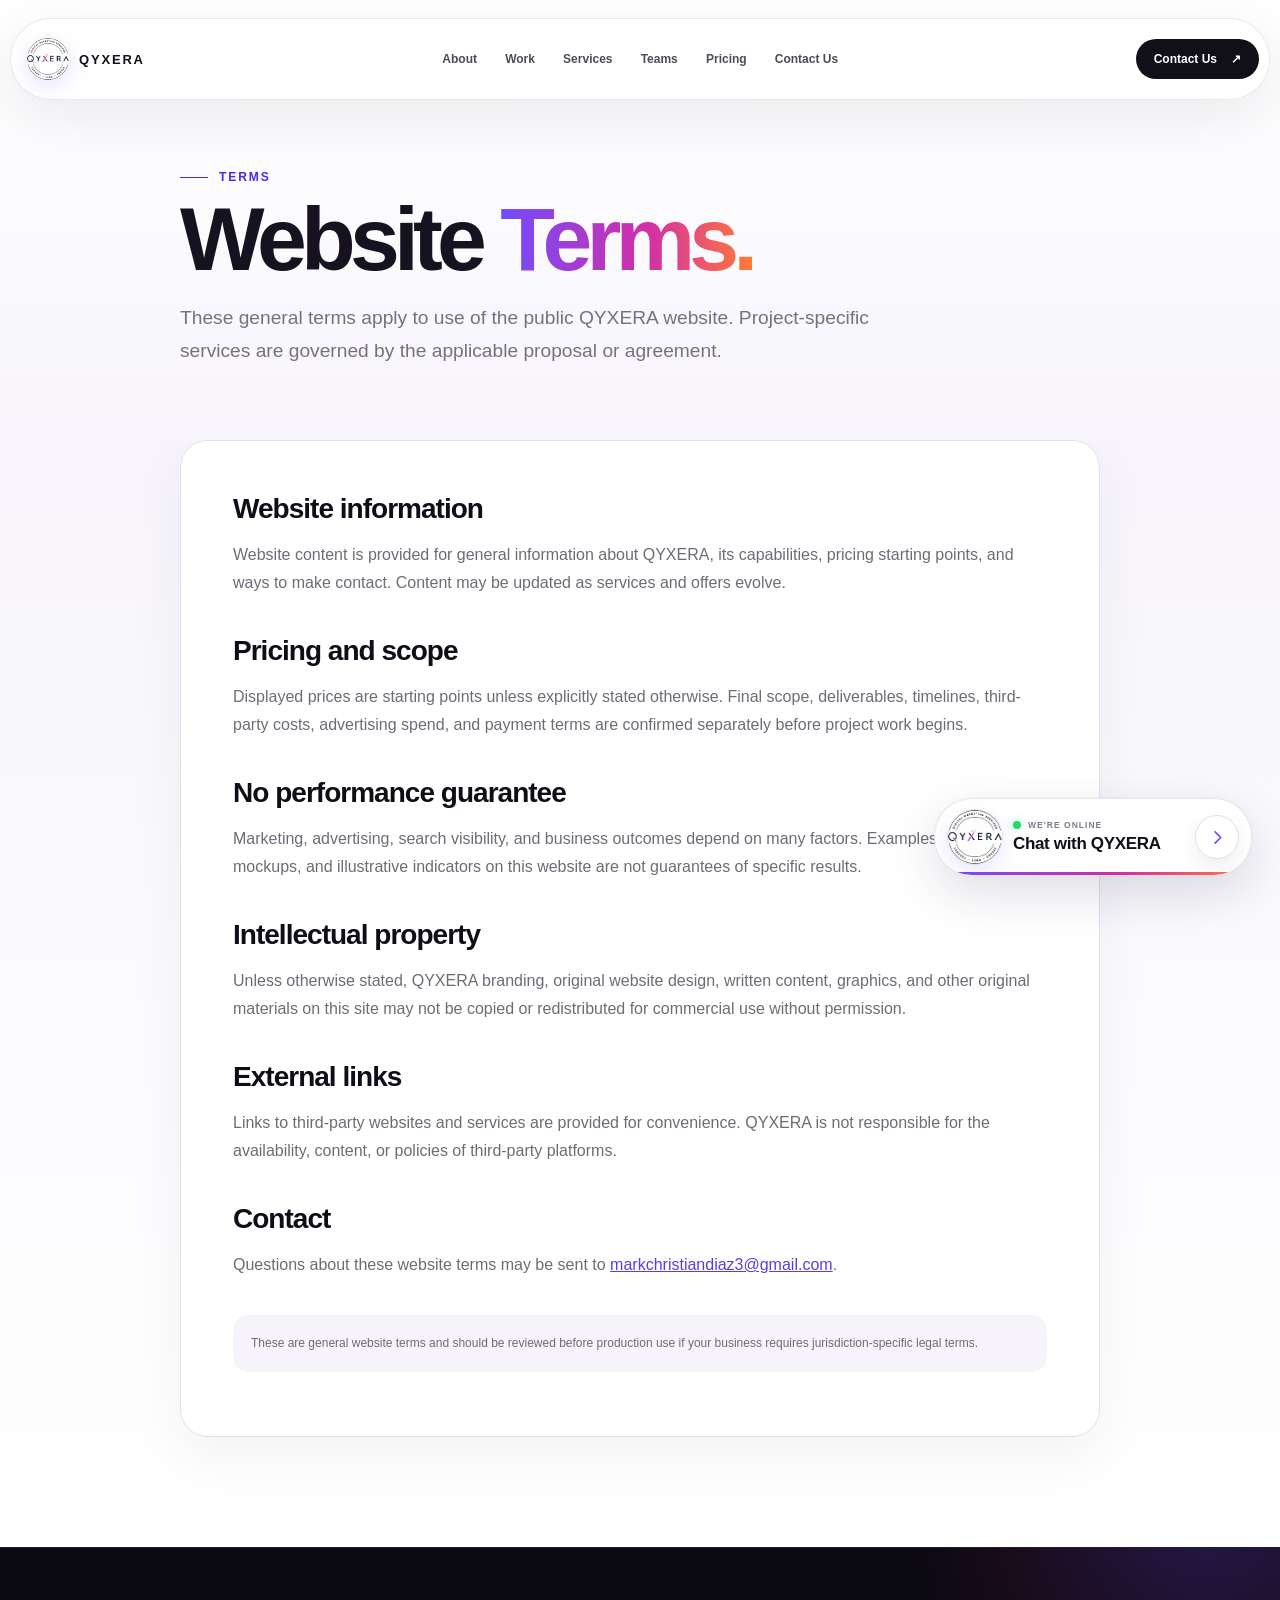
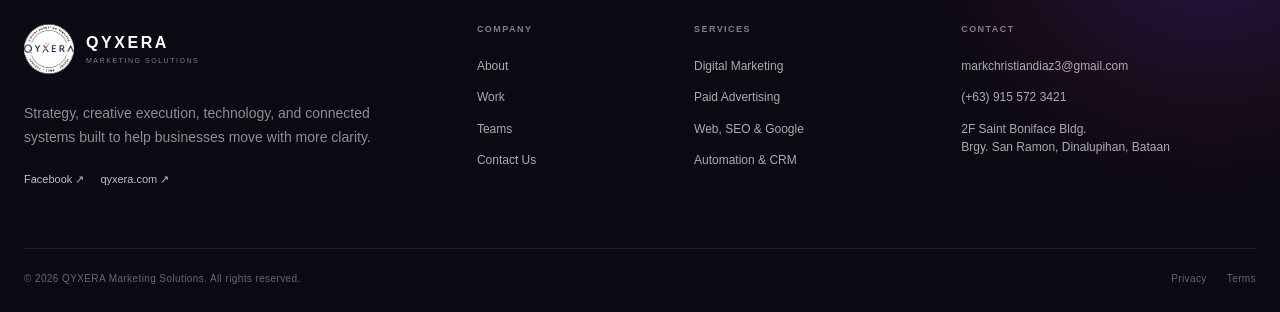
<file: terms.html>
<!DOCTYPE html>

<html lang="en"><head><meta charset="utf-8"/><meta content="width=device-width,initial-scale=1" name="viewport"/><meta content="#0e0c1a" name="theme-color"/><link href="style.css?v=20260916-final-enhanced" rel="stylesheet"/><title>Website Terms | QYXERA</title><meta content="Read the general website terms for QYXERA Marketing Solutions." name="description"/><link href="assets/qyxera-logo.jpg" rel="icon" type="image/jpeg"/><link href="site.webmanifest" rel="manifest"/><link href="https://qyxera.com/terms.html" rel="canonical"/><meta content="index,follow,max-image-preview:large" name="robots"/><meta content="website" property="og:type"/><meta content="QYXERA Website Terms" property="og:title"/><meta content="Read the general website terms for QYXERA Marketing Solutions." property="og:description"/><meta content="https://qyxera.com/terms.html" property="og:url"/><meta content="https://qyxera.com/assets/qyxera-orbital-brand.png" property="og:image"/><meta content="QYXERA Marketing Solutions" property="og:site_name"/><meta content="summary_large_image" name="twitter:card"/><meta content="QYXERA Website Terms" name="twitter:title"/><meta content="Read the general website terms for QYXERA Marketing Solutions." name="twitter:description"/><meta content="https://qyxera.com/assets/qyxera-orbital-brand.png" name="twitter:image"/><script data-qyxera-schema="1" type="application/ld+json">{"@context":"https://schema.org","@type":"Organization","name":"QYXERA Marketing Solutions","url":"https://qyxera.com/","logo":"https://qyxera.com/assets/qyxera-logo.jpg","email":"markchristiandiaz3@gmail.com","telephone":"+63 915 572 3421","address":{"@type":"PostalAddress","streetAddress":"2F Saint Boniface Bldg, Brgy. San Ramon","addressLocality":"Dinalupihan","addressRegion":"Bataan","addressCountry":"PH"},"sameAs":["https://www.facebook.com/qyxeramarketing"]}</script></head><body><div aria-hidden="true" class="site-progress"><span></span></div><header class="site-nav"><a aria-label="QYXERA home" class="site-brand" href="index.html"><span class="site-brand-logo-wrap"><img alt="QYXERA logo" class="site-brand-logo" src="assets/qyxera-logo.jpg"/></span><span>QYXERA</span></a><nav aria-label="Primary navigation" class="site-links"><a href="about.html">About</a><a href="work.html">Work</a><a href="services.html">Services</a><a href="teams.html">Teams</a><a href="pricing.html">Pricing</a><a href="contact.html">Contact Us</a></nav><a class="site-nav-cta" href="contact.html">Contact Us <span>↗</span></a><button aria-expanded="false" aria-label="Open navigation" class="site-menu-btn" type="button"><span></span><span></span></button></header><div aria-hidden="true" class="site-mobile-menu"><a href="about.html">About</a><a href="work.html">Work</a><a href="services.html">Services</a><a href="teams.html">Teams</a><a href="pricing.html">Pricing</a><a href="contact.html">Contact Us</a></div><div class="qhome" id="qyxera-home-redesign">
  <link href="chatbot.css?v=20260924-chatbot-fix-1" rel="stylesheet">
<section class="page-hero page-hero-light legal-hero"><div class="qh-inner"><div class="qh-wrap"><div class="qh-kicker">Terms</div><h1>Website <span class="qh-gradient">Terms.</span></h1><p>These general terms apply to use of the public QYXERA website. Project-specific services are governed by the applicable proposal or agreement.</p></div></div></section>
<section class="qh-section qh-light legal-section"><div class="qh-inner"><div class="qh-wrap"><div class="legal-card">
<h2>Website information</h2><p>Website content is provided for general information about QYXERA, its capabilities, pricing starting points, and ways to make contact. Content may be updated as services and offers evolve.</p>
<h2>Pricing and scope</h2><p>Displayed prices are starting points unless explicitly stated otherwise. Final scope, deliverables, timelines, third-party costs, advertising spend, and payment terms are confirmed separately before project work begins.</p>
<h2>No performance guarantee</h2><p>Marketing, advertising, search visibility, and business outcomes depend on many factors. Examples, interface mockups, and illustrative indicators on this website are not guarantees of specific results.</p>
<h2>Intellectual property</h2><p>Unless otherwise stated, QYXERA branding, original website design, written content, graphics, and other original materials on this site may not be copied or redistributed for commercial use without permission.</p>
<h2>External links</h2><p>Links to third-party websites and services are provided for convenience. QYXERA is not responsible for the availability, content, or policies of third-party platforms.</p>
<h2>Contact</h2><p>Questions about these website terms may be sent to <a href="mailto:markchristiandiaz3@gmail.com">markchristiandiaz3@gmail.com</a>.</p>
<p class="legal-note">These are general website terms and should be reviewed before production use if your business requires jurisdiction-specific legal terms.</p>
</div></div></div></section>
</div><footer class="site-footer">
<div aria-hidden="true" class="footer-glow"></div>
<div class="footer-wrap">
<div class="footer-main">
<div class="footer-brand-block">
<a class="footer-brand" href="index.html"><span class="footer-logo"><img alt="QYXERA logo" src="assets/qyxera-logo.jpg"/></span><span><strong>QYXERA</strong><small>MARKETING SOLUTIONS</small></span></a>
<p>Strategy, creative execution, technology, and connected systems built to help businesses move with more clarity.</p>
<div class="footer-socials"><a href="https://www.facebook.com/qyxeramarketing" rel="noopener noreferrer" target="_blank">Facebook ↗</a><a href="https://qyxera.com" rel="noopener noreferrer" target="_blank">qyxera.com ↗</a></div>
</div>
<div class="footer-col"><small>COMPANY</small><a href="about.html">About</a><a href="work.html">Work</a><a href="teams.html">Teams</a><a href="contact.html">Contact Us</a></div>
<div class="footer-col"><small>SERVICES</small><a href="services.html">Digital Marketing</a><a href="services.html">Paid Advertising</a><a href="services.html">Web, SEO &amp; Google</a><a href="services.html">Automation &amp; CRM</a></div>
<div class="footer-col footer-contact"><small>CONTACT</small><a href="mailto:markchristiandiaz3@gmail.com">markchristiandiaz3@gmail.com</a><a href="tel:+639155723421">(+63) 915 572 3421</a><span>2F Saint Boniface Bldg.<br/>Brgy. San Ramon, Dinalupihan, Bataan</span></div>
</div>
<div class="footer-bottom"><span>© 2026 QYXERA Marketing Solutions. All rights reserved.</span><div><a href="privacy.html">Privacy</a><a href="terms.html">Terms</a></div></div>
</div>
</footer><script src="script.js?v=20260916-final-enhanced"></script>  <script src="chatbot.js?v=20260924-chatbot-fix-1"></script>
</body></html>
</file>
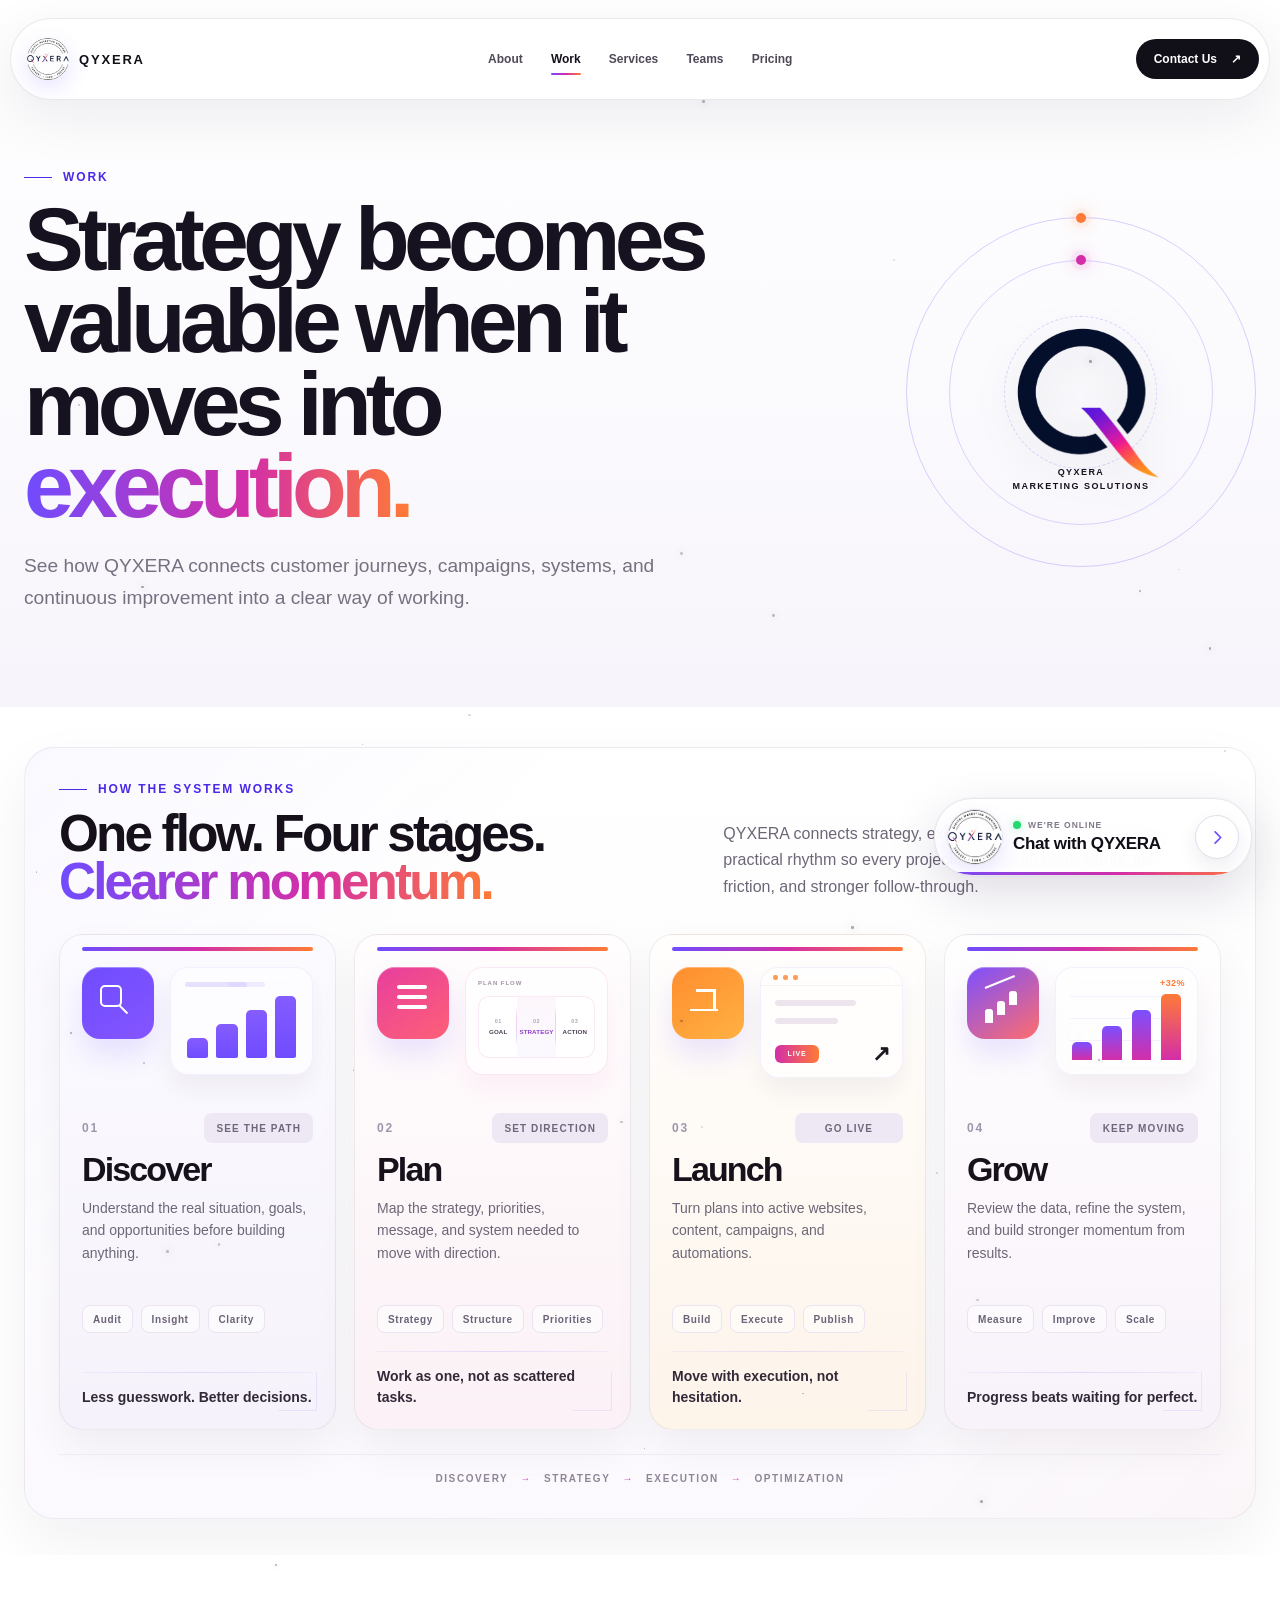
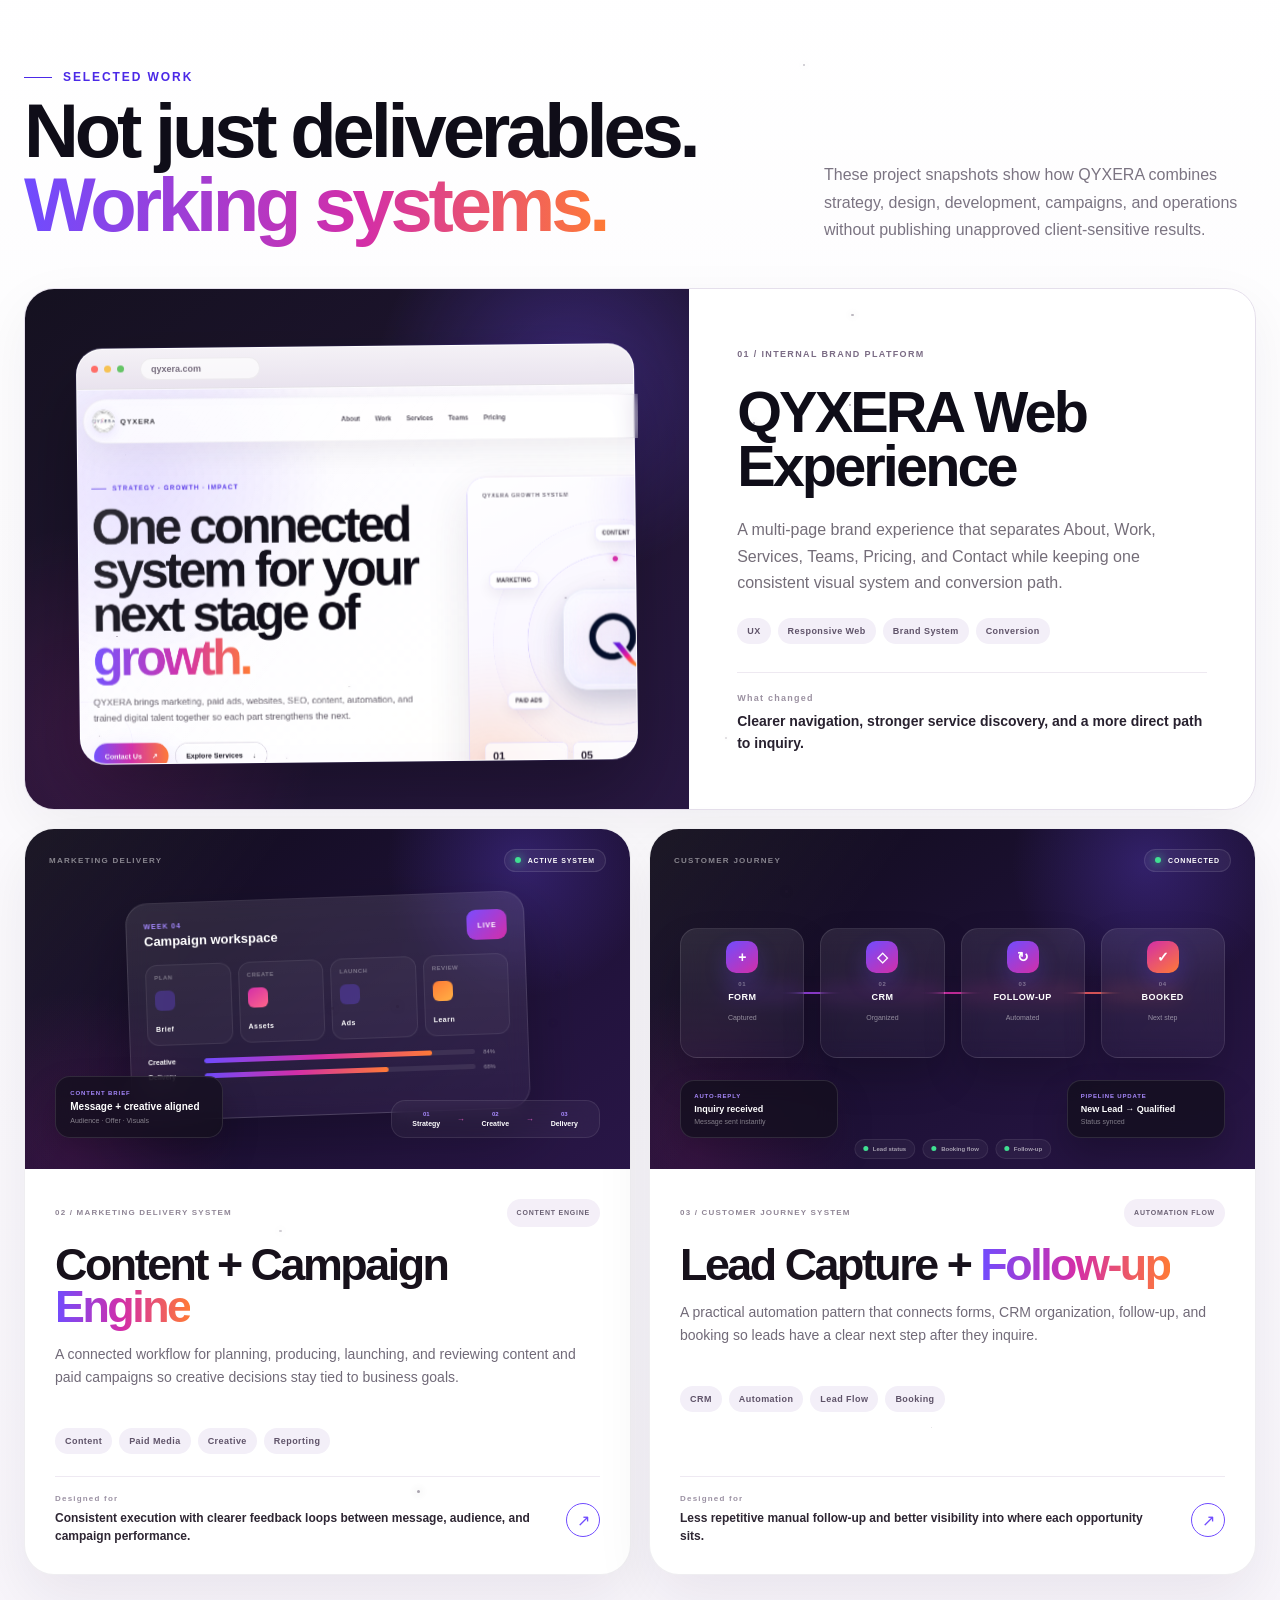
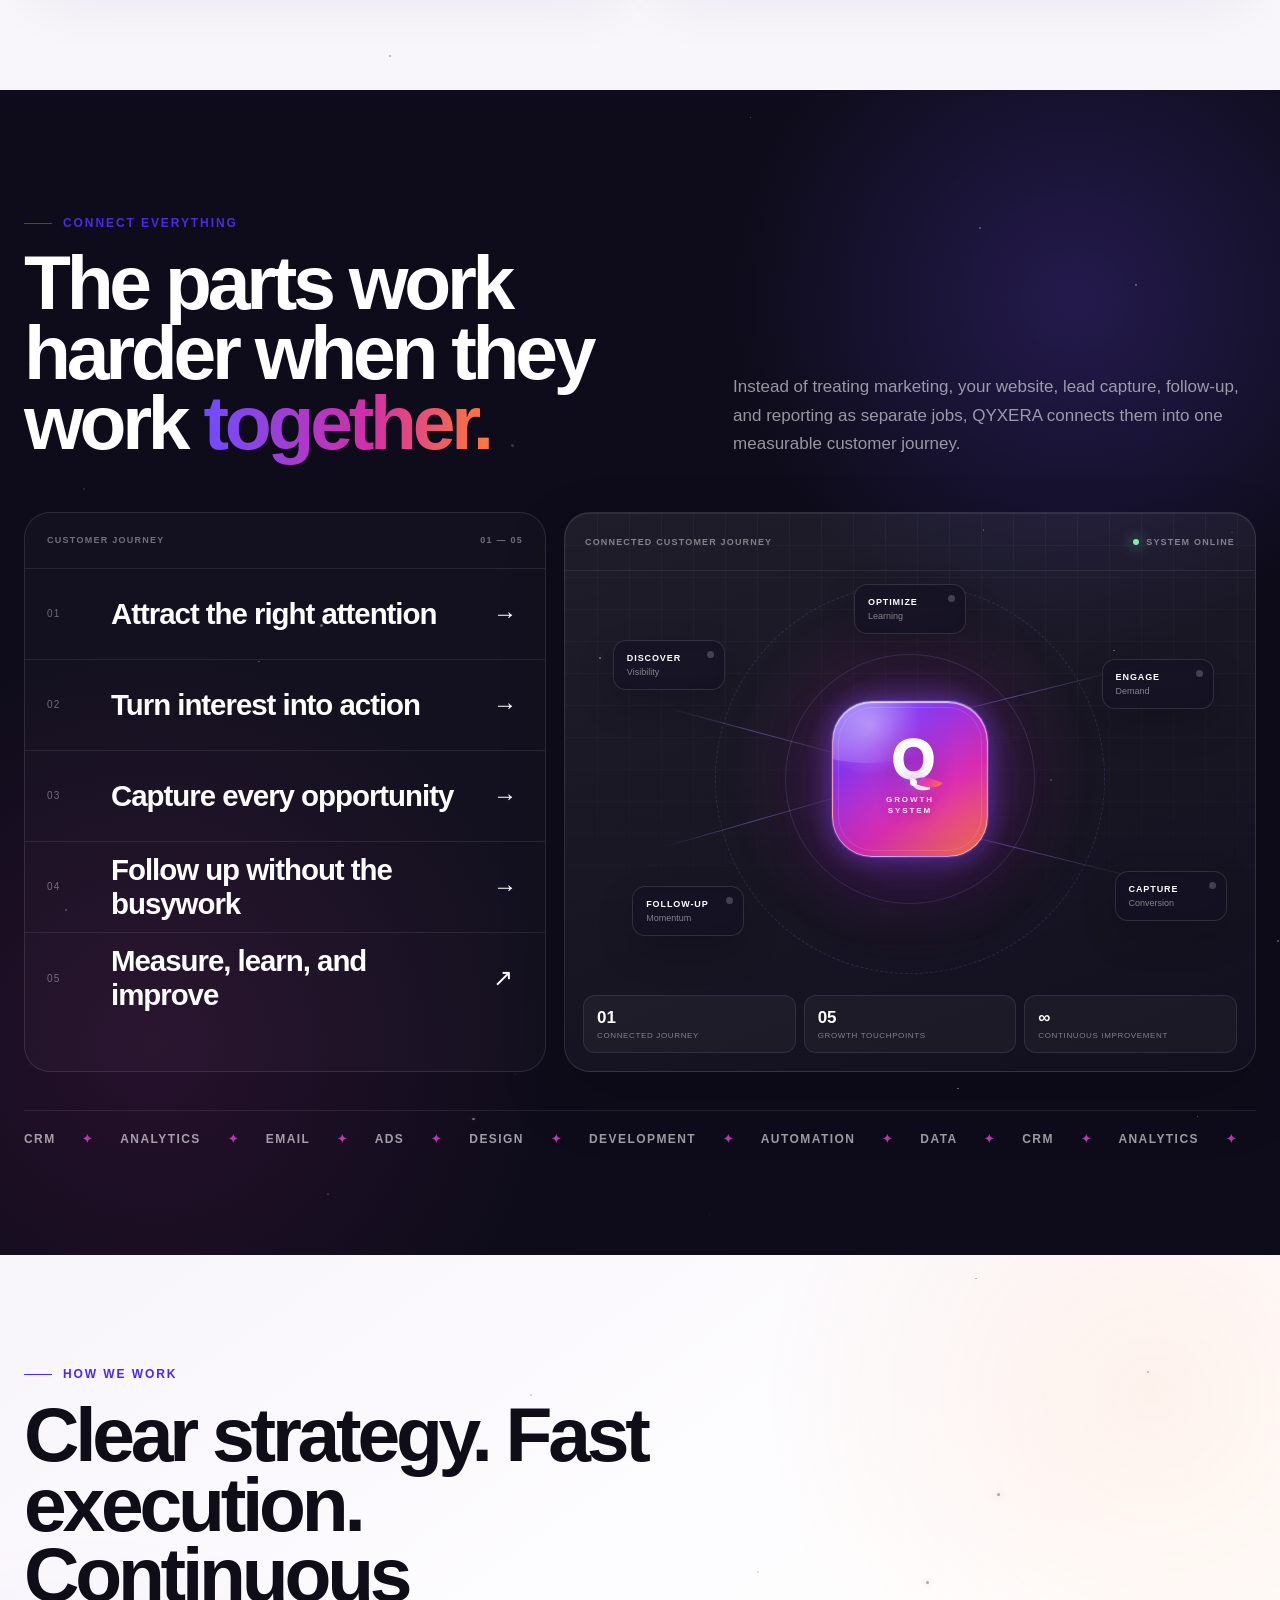
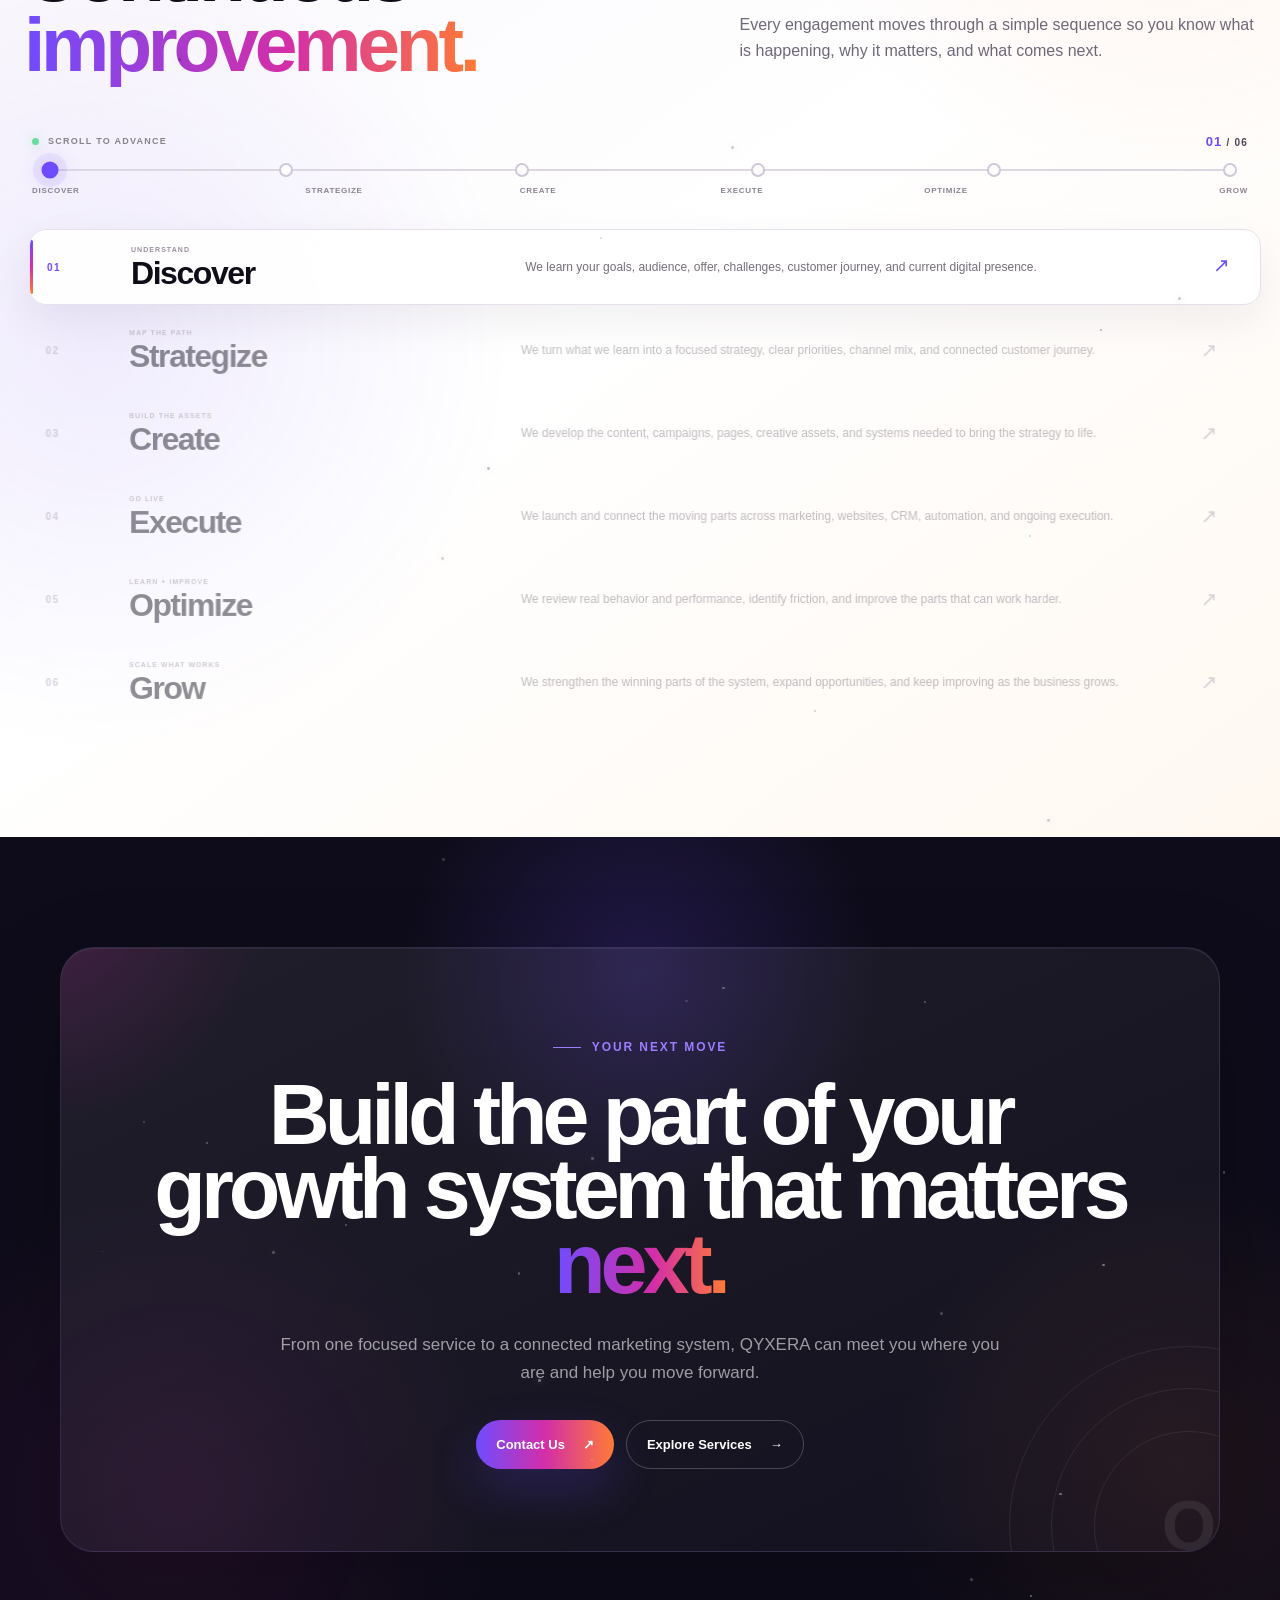
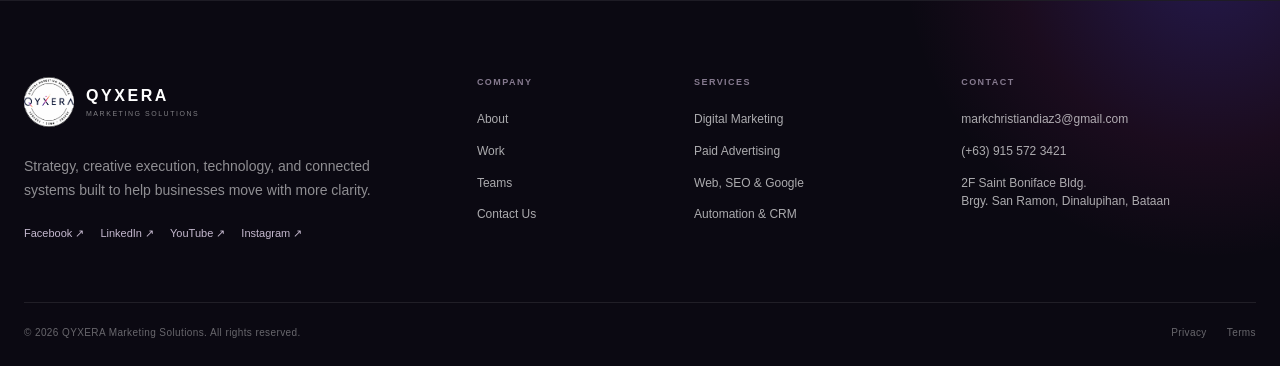
<file: work.html>
<!DOCTYPE html>

<html lang="en"><head><meta charset="utf-8"/><meta content="width=device-width,initial-scale=1" name="viewport"/>
<meta content="Explore how QYXERA turns strategy into websites, campaigns, content systems, CRM workflows, automation, and measurable customer journeys." name="description"/><meta content="#0e0c1a" name="theme-color"/>
<title>Work | QYXERA Marketing Solutions</title><link href="style.css?v=selected-work-enhanced-20260916-v1" rel="stylesheet"/><link href="https://qyxera.com/work.html" rel="canonical"/><link href="assets/qyxera-logo.jpg" rel="icon" type="image/jpeg"/><link href="site.webmanifest" rel="manifest"/><meta content="index,follow,max-image-preview:large" name="robots"/><meta content="website" property="og:type"/><meta content="Work by QYXERA" property="og:title"/><meta content="Explore how QYXERA turns strategy into websites, campaigns, content systems, CRM workflows, automation, and measurable customer journeys." property="og:description"/><meta content="https://qyxera.com/work.html" property="og:url"/><meta content="https://qyxera.com/assets/qyxera-orbital-brand.png" property="og:image"/><meta content="QYXERA Marketing Solutions" property="og:site_name"/><meta content="summary_large_image" name="twitter:card"/><meta content="Work by QYXERA" name="twitter:title"/><meta content="Explore how QYXERA turns strategy into websites, campaigns, content systems, CRM workflows, automation, and measurable customer journeys." name="twitter:description"/><meta content="https://qyxera.com/assets/qyxera-orbital-brand.png" name="twitter:image"/><script data-qyxera-schema="1" type="application/ld+json">{"@context":"https://schema.org","@type":"Organization","name":"QYXERA Marketing Solutions","url":"https://qyxera.com/","logo":"https://qyxera.com/assets/qyxera-logo.jpg","email":"markchristiandiaz3@gmail.com","telephone":"+63 915 572 3421","address":{"@type":"PostalAddress","streetAddress":"2F Saint Boniface Bldg, Brgy. San Ramon","addressLocality":"Dinalupihan","addressRegion":"Bataan","addressCountry":"PH"},"sameAs":["https://www.facebook.com/qyxeramarketing"]}</script>
  <link href="chatbot.css?v=20260924-chatbot-fix-1" rel="stylesheet">
</head>
<body><div aria-hidden="true" class="site-progress"><span></span></div><header class="site-nav">
<a aria-label="QYXERA home" class="site-brand" href="index.html">
<span class="site-brand-logo-wrap"><img alt="QYXERA logo" class="site-brand-logo" src="assets/qyxera-logo.jpg"/></span><span>QYXERA</span></a>
<nav aria-label="Primary navigation" class="site-links"><a href="about.html">About</a><a aria-current="page" class="active" href="work.html">Work</a><a href="services.html">Services</a><a href="teams.html">Teams</a><a href="pricing.html">Pricing</a></nav>
<a class="site-nav-cta" href="contact.html">Contact Us <span>↗</span></a>
<button aria-expanded="false" aria-label="Open navigation" class="site-menu-btn" type="button"><span></span><span></span></button>
</header><div aria-hidden="true" class="site-mobile-menu"><a href="about.html">About</a><a aria-current="page" class="active" href="work.html">Work</a><a href="services.html">Services</a><a href="teams.html">Teams</a><a href="pricing.html">Pricing</a><a href="contact.html">Contact Us</a></div>
<div class="qhome" id="qyxera-home-redesign"><section class="page-hero page-hero-light"><div aria-hidden="true" class="qh-sparks"></div><div class="qh-inner"><div class="qh-wrap"><div class="page-hero-grid"><div class="qh-reveal"><div class="qh-kicker">Work</div><h1>Strategy becomes valuable when it moves into <span class="qh-gradient">execution.</span></h1><p>See how QYXERA connects customer journeys, campaigns, systems, and continuous improvement into a clear way of working.</p></div><div aria-hidden="true" class="page-hero-mark qh-reveal"><img class="page-hero-q-logo" src="assets/qyxera-q-about.png" alt=""/><i></i><i></i><small>QYXERA<br/>MARKETING SOLUTIONS</small></div></div></div></div></section>



<section class="qh-section qh-light page-work-intro">
  <div aria-hidden="true" class="qh-sparks"></div>
  <div class="qh-inner"><div class="qh-wrap">

    <div class="workflow-showcase workflow-uniform qh-reveal">
      <div class="workflow-header">
        <div class="workflow-header-copy">
          <div class="qh-kicker">HOW THE SYSTEM WORKS</div>
          <h2>One flow. Four stages. <span class="qh-gradient">Clearer momentum.</span></h2>
        </div>
        <p>
          QYXERA connects strategy, execution, and optimization into one practical rhythm
          so every project moves with more clarity, less friction, and stronger follow-through.
        </p>
      </div>

      <div class="workflow-uniform-grid">

        <article class="workflow-uniform-card theme-discover">
          <div class="workflow-card-topline"></div>
          <div class="workflow-visual-panel">
            <div class="workflow-icon-block icon-discover" aria-hidden="true"></div>
            <div class="workflow-mini-panel mini-discover" aria-hidden="true">
              <div class="mini-head"></div>
              <div class="mini-bars"><i></i><i></i><i></i><i></i></div>
            </div>
          </div>
          <div class="workflow-card-meta">
            <small>01</small>
            <span>SEE THE PATH</span>
          </div>
          <h3>Discover</h3>
          <p>Understand the real situation, goals, and opportunities before building anything.</p>
          <div class="workflow-card-tags">
            <span>Audit</span><span>Insight</span><span>Clarity</span>
          </div>
          <div class="workflow-card-rule"></div>
          <strong>Less guesswork. Better decisions.</strong>
        </article>

        <article class="workflow-uniform-card theme-plan">
          <div class="workflow-card-topline"></div>
          <div class="workflow-visual-panel">
            <div class="workflow-icon-block icon-plan" aria-hidden="true"></div>
            <div class="workflow-mini-panel mini-plan mini-plan-clean" aria-hidden="true">
              <div class="plan-flow-label">PLAN FLOW</div>
              <div class="plan-flow-track">
                <div class="plan-stage">
                  <small>01</small>
                  <strong>GOAL</strong>
                </div>
                <div class="plan-stage">
                  <small>02</small>
                  <strong>STRATEGY</strong>
                </div>
                <div class="plan-stage">
                  <small>03</small>
                  <strong>ACTION</strong>
                </div>
              </div>
            </div>
          </div>
          <div class="workflow-card-meta">
            <small>02</small>
            <span>SET DIRECTION</span>
          </div>
          <h3>Plan</h3>
          <p>Map the strategy, priorities, message, and system needed to move with direction.</p>
          <div class="workflow-card-tags">
            <span>Strategy</span><span>Structure</span><span>Priorities</span>
          </div>
          <div class="workflow-card-rule"></div>
          <strong>Work as one, not as scattered tasks.</strong>
        </article>

        <article class="workflow-uniform-card theme-launch">
          <div class="workflow-card-topline"></div>
          <div class="workflow-visual-panel">
            <div class="workflow-icon-block icon-launch" aria-hidden="true"></div>
            <div class="workflow-mini-panel mini-launch" aria-hidden="true">
              <div class="browser-head"></div>
              <div class="browser-line line-a"></div>
              <div class="browser-line line-b"></div>
              <div class="browser-live">LIVE</div>
              <div class="browser-arrow">↗</div>
            </div>
          </div>
          <div class="workflow-card-meta">
            <small>03</small>
            <span>GO LIVE</span>
          </div>
          <h3>Launch</h3>
          <p>Turn plans into active websites, content, campaigns, and automations.</p>
          <div class="workflow-card-tags">
            <span>Build</span><span>Execute</span><span>Publish</span>
          </div>
          <div class="workflow-card-rule"></div>
          <strong>Move with execution, not hesitation.</strong>
        </article>

        <article class="workflow-uniform-card theme-grow">
          <div class="workflow-card-topline"></div>
          <div class="workflow-visual-panel">
            <div class="workflow-icon-block icon-grow" aria-hidden="true"></div>
            <div class="workflow-mini-panel mini-grow" aria-hidden="true">
              <div class="grow-grid g1"></div>
              <div class="grow-grid g2"></div>
              <div class="grow-grid g3"></div>
              <div class="grow-bars"><i></i><i></i><i></i><i></i></div>
              <div class="grow-percent">+32%</div>
            </div>
          </div>
          <div class="workflow-card-meta">
            <small>04</small>
            <span>KEEP MOVING</span>
          </div>
          <h3>Grow</h3>
          <p>Review the data, refine the system, and build stronger momentum from results.</p>
          <div class="workflow-card-tags">
            <span>Measure</span><span>Improve</span><span>Scale</span>
          </div>
          <div class="workflow-card-rule"></div>
          <strong>Progress beats waiting for perfect.</strong>
        </article>

      </div>

      <div class="workflow-footer">
        <span>DISCOVERY</span><i>→</i>
        <span>STRATEGY</span><i>→</i>
        <span>EXECUTION</span><i>→</i>
        <span>OPTIMIZATION</span>
      </div>
    </div>

  </div></div>
</section>



<section class="qh-section qh-light work-showcase" id="selected-work">
<div aria-hidden="true" class="qh-sparks"></div>
<div class="qh-inner"><div class="qh-wrap">
<div class="page-section-head qh-reveal">
<div><div class="qh-kicker">Selected work</div><h2>Not just deliverables. <span class="qh-gradient">Working systems.</span></h2></div>
<p>These project snapshots show how QYXERA combines strategy, design, development, campaigns, and operations without publishing unapproved client-sensitive results.</p>
</div>
<div class="work-case-grid">
<article class="work-case work-case-featured qh-reveal">
<div aria-hidden="true" class="work-case-visual case-web">
  <div class="mini-browser mini-browser-live">
    <div class="mini-browser-top">
      <i></i><i></i><i></i>
      <span class="mini-browser-url">qyxera.com</span>
    </div>
    <div class="mini-site-viewport">
      <iframe
        class="mini-site-frame"
        src="index.html"
        title="Mini preview of the QYXERA website"
        loading="lazy"
        tabindex="-1">
      </iframe>
      <div class="mini-site-glass" aria-hidden="true"></div>
    </div>
  </div>
</div>
<div class="work-case-copy"><small>01 / INTERNAL BRAND PLATFORM</small><h3>QYXERA Web Experience</h3><p>A multi-page brand experience that separates About, Work, Services, Teams, Pricing, and Contact while keeping one consistent visual system and conversion path.</p><div class="work-case-tags"><span>UX</span><span>Responsive Web</span><span>Brand System</span><span>Conversion</span></div><div class="work-outcome"><span>What changed</span><strong>Clearer navigation, stronger service discovery, and a more direct path to inquiry.</strong></div></div>
</article>
<article class="work-case work-case-enhanced campaign-enhanced-card qh-reveal">
  <div aria-hidden="true" class="work-case-visual case-campaign case-campaign-premium">
    <div class="selected-visual-head">
      <span>MARKETING DELIVERY</span>
      <b><i></i> ACTIVE SYSTEM</b>
    </div>

    <div class="campaign-command">
      <div class="campaign-command-top">
        <div>
          <small>WEEK 04</small>
          <strong>Campaign workspace</strong>
        </div>
        <span>LIVE</span>
      </div>

      <div class="campaign-lanes">
        <div class="campaign-lane">
          <small>PLAN</small>
          <i></i>
          <b>Brief</b>
        </div>
        <div class="campaign-lane is-hot">
          <small>CREATE</small>
          <i></i>
          <b>Assets</b>
        </div>
        <div class="campaign-lane">
          <small>LAUNCH</small>
          <i></i>
          <b>Ads</b>
        </div>
        <div class="campaign-lane is-review">
          <small>REVIEW</small>
          <i></i>
          <b>Learn</b>
        </div>
      </div>

      <div class="campaign-progress">
        <span><b>Creative</b><i><em style="width:84%"></em></i><small>84%</small></span>
        <span><b>Delivery</b><i><em style="width:68%"></em></i><small>68%</small></span>
      </div>
    </div>

    <div class="campaign-floating-note">
      <small>CONTENT BRIEF</small>
      <b>Message + creative aligned</b>
      <span>Audience · Offer · Visuals</span>
    </div>

    <div class="campaign-stage-strip">
      <div><small>01</small><b>Strategy</b></div>
      <i>→</i>
      <div><small>02</small><b>Creative</b></div>
      <i>→</i>
      <div><small>03</small><b>Delivery</b></div>
    </div>
  </div>

  <div class="work-case-copy work-case-copy-premium">
    <div class="selected-copy-head">
      <small>02 / MARKETING DELIVERY SYSTEM</small>
      <span>CONTENT ENGINE</span>
    </div>

    <h3>Content + Campaign <span>Engine</span></h3>

    <p>A connected workflow for planning, producing, launching, and reviewing content and paid campaigns so creative decisions stay tied to business goals.</p>

    <div class="work-case-tags">
      <span>Content</span>
      <span>Paid Media</span>
      <span>Creative</span>
      <span>Reporting</span>
    </div>

    <div class="work-outcome work-outcome-premium">
      <div>
        <span>Designed for</span>
        <strong>Consistent execution with clearer feedback loops between message, audience, and campaign performance.</strong>
      </div>
      <i>↗</i>
    </div>
  </div>
</article>
<article class="work-case work-case-enhanced automation-enhanced-card qh-reveal">
  <div aria-hidden="true" class="work-case-visual case-automation case-automation-premium">
    <div class="selected-visual-head">
      <span>CUSTOMER JOURNEY</span>
      <b><i></i> CONNECTED</b>
    </div>

    <div class="automation-pipeline">
      <div class="automation-pipeline-line"></div>

      <div class="automation-step">
        <div class="automation-step-icon">+</div>
        <small>01</small>
        <b>FORM</b>
        <span>Captured</span>
      </div>

      <div class="automation-step">
        <div class="automation-step-icon">◇</div>
        <small>02</small>
        <b>CRM</b>
        <span>Organized</span>
      </div>

      <div class="automation-step">
        <div class="automation-step-icon">↻</div>
        <small>03</small>
        <b>FOLLOW-UP</b>
        <span>Automated</span>
      </div>

      <div class="automation-step is-complete">
        <div class="automation-step-icon">✓</div>
        <small>04</small>
        <b>BOOKED</b>
        <span>Next step</span>
      </div>
    </div>

    <div class="automation-alert alert-left">
      <small>AUTO-REPLY</small>
      <b>Inquiry received</b>
      <span>Message sent instantly</span>
    </div>

    <div class="automation-alert alert-right">
      <small>PIPELINE UPDATE</small>
      <b>New Lead → Qualified</b>
      <span>Status synced</span>
    </div>

    <div class="automation-status-row">
      <span><i></i>Lead status</span>
      <span><i></i>Booking flow</span>
      <span><i></i>Follow-up</span>
    </div>
  </div>

  <div class="work-case-copy work-case-copy-premium">
    <div class="selected-copy-head">
      <small>03 / CUSTOMER JOURNEY SYSTEM</small>
      <span>AUTOMATION FLOW</span>
    </div>

    <h3>Lead Capture + <span>Follow-up</span></h3>

    <p>A practical automation pattern that connects forms, CRM organization, follow-up, and booking so leads have a clear next step after they inquire.</p>

    <div class="work-case-tags">
      <span>CRM</span>
      <span>Automation</span>
      <span>Lead Flow</span>
      <span>Booking</span>
    </div>

    <div class="work-outcome work-outcome-premium">
      <div>
        <span>Designed for</span>
        <strong>Less repetitive manual follow-up and better visibility into where each opportunity sits.</strong>
      </div>
      <i>↗</i>
    </div>
  </div>
</article>
</div>
</div></div>
</section><section class="qh-section qh-dark qh-connect qh-disintegrate" id="system">
<div aria-hidden="true" class="qh-sparks"></div>
<div class="qh-inner"><div class="qh-wrap">
<div class="qh-connect-head qh-reveal"><div><div class="qh-kicker">Connect everything</div><h2>The parts work harder when they work <span class="qh-gradient">together.</span></h2></div><p>Instead of treating marketing, your website, lead capture, follow-up, and reporting as separate jobs, QYXERA connects them into one measurable customer journey.</p></div>
<div class="qh-system-experience">
<div class="qh-flow qh-reveal">
<div class="qh-flow-label"><span>Customer journey</span><span>01 — 05</span></div>
<div class="qh-flow-row" data-stage="discover"><small>01</small><strong>Attract the right attention</strong><i>→</i></div>
<div class="qh-flow-row" data-stage="engage"><small>02</small><strong>Turn interest into action</strong><i>→</i></div>
<div class="qh-flow-row" data-stage="capture"><small>03</small><strong>Capture every opportunity</strong><i>→</i></div>
<div class="qh-flow-row" data-stage="follow"><small>04</small><strong>Follow up without the busywork</strong><i>→</i></div>
<div class="qh-flow-row" data-stage="optimize"><small>05</small><strong>Measure, learn, and improve</strong><i>↗</i></div>
</div>
<div aria-hidden="true" class="qh-journey-canvas qh-reveal">
<div class="qh-journey-top"><span>CONNECTED CUSTOMER JOURNEY</span><span class="qh-journey-live">SYSTEM ONLINE</span></div>
<div class="qh-journey-map">
<span class="qh-journey-ring ring-a"></span><span class="qh-journey-ring ring-b"></span>
<span class="qh-journey-line line-a"></span><span class="qh-journey-line line-b"></span><span class="qh-journey-line line-c"></span><span class="qh-journey-line line-d"></span>
<div class="qh-journey-core"><span class="qh-journey-q">Q</span><small>GROWTH<br/>SYSTEM</small></div>
<div class="qh-journey-node j1" data-node="discover"><b>DISCOVER</b><small>Visibility</small></div>
<div class="qh-journey-node j2" data-node="engage"><b>ENGAGE</b><small>Demand</small></div>
<div class="qh-journey-node j3" data-node="capture"><b>CAPTURE</b><small>Conversion</small></div>
<div class="qh-journey-node j4" data-node="follow"><b>FOLLOW-UP</b><small>Momentum</small></div>
<div class="qh-journey-node j5" data-node="optimize"><b>OPTIMIZE</b><small>Learning</small></div>
<span class="qh-signal"></span>
</div>
<div class="qh-journey-stats"><div><b>01</b><span>connected journey</span></div><div><b>05</b><span>growth touchpoints</span></div><div><b>∞</b><span>continuous improvement</span></div></div>
</div>
</div>
<div class="qh-tech-marquee qh-reveal"><div class="qh-tech-track">CRM <span>✦</span> ANALYTICS <span>✦</span> EMAIL <span>✦</span> ADS <span>✦</span> DESIGN <span>✦</span> DEVELOPMENT <span>✦</span> AUTOMATION <span>✦</span> DATA <span>✦</span> CRM <span>✦</span> ANALYTICS <span>✦</span> EMAIL <span>✦</span> ADS <span>✦</span> DESIGN <span>✦</span> DEVELOPMENT <span>✦</span> AUTOMATION <span>✦</span> DATA <span>✦</span></div></div>
</div></div>
</section><section class="qh-section qh-light qh-process qh-disintegrate" id="how-we-work">
<div aria-hidden="true" class="qh-sparks"></div>
<div class="qh-inner"><div class="qh-wrap">
<div class="qh-process-head qh-reveal"><div><div class="qh-kicker">How we work</div><h2>Clear strategy. Fast execution. Continuous <span class="qh-gradient">improvement.</span></h2></div><p>Every engagement moves through a simple sequence so you know what is happening, why it matters, and what comes next.</p></div>
<div aria-hidden="true" class="qh-process-rail qh-reveal">
<div class="qh-process-track"><span class="qh-process-progress"></span><i data-step="0"></i><i data-step="1"></i><i data-step="2"></i><i data-step="3"></i></div>
<div class="qh-process-labels"><span>Discover</span><span>Plan</span><span>Launch</span><span>Grow</span></div>
</div>
<div class="qh-steps">
<div class="qh-step qh-reveal"><span>01</span><h3>Discover</h3><p>We learn your goals, audience, offers, challenges, customer journey, and current digital presence.</p><i>↗</i></div>
<div class="qh-step qh-reveal"><span>02</span><h3>Plan</h3><p>We choose the right mix of content, ads, website, SEO, Google Business Profile, CRM, and automation.</p><i>↗</i></div>
<div class="qh-step qh-reveal"><span>03</span><h3>Launch</h3><p>Our marketers, creatives, developers, and support team execute the plan as one connected group.</p><i>↗</i></div>
<div class="qh-step qh-reveal"><span>04</span><h3>Grow</h3><p>We monitor performance, report clearly, refine what is working, and improve the system over time.</p><i>↗</i></div>
</div>
</div></div>
</section><section class="qh-section qh-dark qh-cta"><div aria-hidden="true" class="qh-sparks"></div><div class="qh-inner"><div class="qh-wrap"><div class="qh-cta-card qh-reveal"><div aria-hidden="true" class="qh-cta-orbit"><i></i><i></i><i></i><span>Q</span></div><div class="qh-kicker">Your next move</div><h2>Build the part of your growth system that matters <span class="qh-gradient">next.</span></h2><p>From one focused service to a connected marketing system, QYXERA can meet you where you are and help you move forward.</p><div class="qh-actions"><a class="qh-btn primary" href="contact.html">Contact Us <span>↗</span></a><a class="qh-btn secondary" href="services.html">Explore Services <span>→</span></a></div></div></div></div></section></div><footer class="site-footer">
<div aria-hidden="true" class="footer-glow"></div>
<div class="footer-wrap">
<div class="footer-main">
<div class="footer-brand-block">
<a class="footer-brand" href="index.html"><span class="footer-logo"><img alt="QYXERA logo" src="assets/qyxera-logo.jpg"/></span><span><strong>QYXERA</strong><small>MARKETING SOLUTIONS</small></span></a>
<p>Strategy, creative execution, technology, and connected systems built to help businesses move with more clarity.</p>
<div class="footer-socials">

  <a href="https://www.facebook.com/qyxeramarketing"
     rel="noopener noreferrer"
     target="_blank">
    Facebook ↗
  </a>

  <a href="https://ph.linkedin.com/company/qyxera-marketing"
     rel="noopener noreferrer"
     target="_blank">
    LinkedIn ↗
  </a>

  <a href="https://www.youtube.com/@qyxeramarketingsolutions"
     rel="noopener noreferrer"
     target="_blank">
    YouTube ↗
  </a>

  <a href="https://www.instagram.com/qyxeradigitalmarketingservices/"
     rel="noopener noreferrer"
     target="_blank">
    Instagram ↗
  </a>

</div>
</div>
<div class="footer-col"><small>COMPANY</small><a href="about.html">About</a><a href="work.html">Work</a><a href="teams.html">Teams</a><a href="contact.html">Contact Us</a></div>
<div class="footer-col"><small>SERVICES</small><a href="services.html">Digital Marketing</a><a href="services.html">Paid Advertising</a><a href="services.html">Web, SEO &amp; Google</a><a href="services.html">Automation &amp; CRM</a></div>
<div class="footer-col footer-contact"><small>CONTACT</small><a href="mailto:markchristiandiaz3@gmail.com">markchristiandiaz3@gmail.com</a><a href="tel:+639155723421">(+63) 915 572 3421</a><span>2F Saint Boniface Bldg.<br/>Brgy. San Ramon, Dinalupihan, Bataan</span></div>
</div>
<div class="footer-bottom"><span>© 2026 QYXERA Marketing Solutions. All rights reserved.</span><div><a href="privacy.html">Privacy</a><a href="terms.html">Terms</a></div></div>
</div>
</footer><script src="script.js?v=20260916-final-enhanced"></script>  <script src="chatbot.js?v=20260924-chatbot-fix-1"></script>
</body></html>
</file>
<file: style.css>
html{scroll-behavior:smooth}
body{margin:0;background:#fbfafc;overflow-x:hidden}
body.menu-open{overflow:hidden}

.site-nav{
  position:fixed;top:18px;left:50%;transform:translateX(-50%);
  width:min(1240px,calc(100% - 48px));min-height:64px;padding:8px 10px 8px 16px;
  border:1px solid rgba(22,17,31,.09);background:rgba(255,255,255,.8);
  backdrop-filter:blur(18px);-webkit-backdrop-filter:blur(18px);
  border-radius:999px;z-index:999;display:grid;grid-template-columns:auto 1fr auto;
  align-items:center;gap:26px;box-shadow:0 16px 55px rgba(20,10,43,.08);
  font-family:Inter,Roboto,Arial,sans-serif
}
.site-brand{display:inline-flex;align-items:center;gap:10px;text-decoration:none;color:#111018;font-size:13px;letter-spacing:.14em;font-weight:900}

.site-brand-logo-wrap{
  width:42px;
  height:42px;
  border-radius:50%;
  overflow:hidden;
  display:grid;
  place-items:center;
  flex:0 0 42px;
  background:#fff;
  box-shadow:0 7px 22px rgba(111,76,255,.16);
}
.site-brand-logo{
  width:100%;
  height:100%;
  display:block;
  object-fit:cover;
  object-position:center;
}
@media(max-width:850px){
  .site-brand-logo-wrap{
    width:38px;
    height:38px;
    flex-basis:38px;
  }
}


.site-links{display:flex;align-items:center;justify-content:center;gap:clamp(18px,2.2vw,34px)}
.site-links a{color:#4f4958;text-decoration:none;font-size:12px;font-weight:750;transition:.25s ease}
.site-links a:hover{color:#6f4cff;transform:translateY(-1px)}
.site-nav-cta{display:inline-flex;align-items:center;gap:14px;padding:13px 18px;border-radius:999px;color:#fff;text-decoration:none;font-size:12px;font-weight:850;background:#111018;transition:.25s ease}
.site-nav-cta:hover{transform:translateY(-2px);background:#6f4cff}
.site-menu-btn{display:none;width:44px;height:44px;border-radius:50%;border:1px solid #e6e1eb;background:#fff;padding:0;place-items:center;cursor:pointer;position:relative}
.site-menu-btn span{position:absolute;width:17px;height:1.5px;background:#111018;transition:.3s ease}
.site-menu-btn span:first-child{transform:translateY(-4px)}
.site-menu-btn span:last-child{transform:translateY(4px)}
.site-menu-btn.active span:first-child{transform:rotate(45deg)}
.site-menu-btn.active span:last-child{transform:rotate(-45deg)}
.site-mobile-menu{position:fixed;top:0;right:0;width:min(390px,100%);height:100dvh;padding:120px 30px 40px;background:#0e0c1a;z-index:990;transform:translateX(105%);transition:transform .45s cubic-bezier(.2,.75,.2,1);display:flex;flex-direction:column;font-family:Inter,Roboto,Arial,sans-serif;box-sizing:border-box}
.site-mobile-menu.open{transform:none}
.site-mobile-menu a{color:#fff;text-decoration:none;font-size:31px;line-height:1;letter-spacing:-.035em;font-weight:750;padding:20px 4px;border-bottom:1px solid rgba(255,255,255,.1)}
.site-mobile-menu a:hover{color:#c93baa}
#home,#solutions,#system,#accelerator,#how-we-work,#about,#contact{scroll-margin-top:105px}
@media(max-width:850px){
  .site-nav{top:12px;width:calc(100% - 24px);min-height:58px;grid-template-columns:1fr auto;padding:7px 8px 7px 14px}
  .site-links,.site-nav-cta{display:none}
  .site-menu-btn{display:grid}
}


/* QYXERA full redesign */
html{scroll-behavior:smooth}body{margin:0;background:#fbfafc}


.qhome{--ink:#0f0d18;--paper:#fbfafc;--line:#dfdbe7;--muted:#6e6877;--purple:#6f4cff;--pink:#d32ea8;--orange:#ff7a36;--dark:#0e0c1a;--soft:#f5f1fa;font-family:Inter,Roboto,Arial,sans-serif;color:var(--ink);background:var(--paper);overflow:clip}
.qhome *{box-sizing:border-box}.qhome a{color:inherit}.qh-wrap{width:min(1240px,calc(100% - 48px));margin:0 auto;position:relative;z-index:2}
.qh-section{position:relative;isolation:isolate}.qh-section>.qh-inner{transition:opacity .85s ease,filter .85s ease,transform .85s cubic-bezier(.2,.7,.2,1)}
.qh-section.qh-past>.qh-inner{opacity:.42;filter:blur(1.8px);transform:translateY(-18px) scale(.992)}
.qh-section.qh-past:after{content:"";position:absolute;left:0;right:0;top:0;height:34%;pointer-events:none;background:radial-gradient(circle at 20% 40%,rgba(111,76,255,.14) 0 1px,transparent 1.8px) 0 0/15px 15px;mask-image:linear-gradient(to bottom,#000,transparent);opacity:.45;animation:qhDust .9s ease both}
@keyframes qhDust{from{transform:translateY(18px);opacity:0}to{transform:translateY(-6px);opacity:.45}}
.qh-sparks{position:absolute;inset:0;overflow:hidden;pointer-events:none;z-index:1}.qh-sparks i{position:absolute;left:var(--x);top:var(--y);width:var(--s);height:var(--s);border-radius:50%;background:currentColor;opacity:var(--o);animation:qhRoam var(--d) ease-in-out infinite alternate;animation-delay:var(--delay);box-shadow:0 0 10px currentColor}
.qh-light .qh-sparks{color:#16111f}.qh-dark .qh-sparks{color:#fff}@keyframes qhRoam{to{transform:translate(var(--dx),var(--dy)) scale(1.25)}}
.qh-kicker{display:flex;align-items:center;gap:11px;font-size:12px;letter-spacing:.16em;font-weight:800;text-transform:uppercase;color:#4b29e7}.qh-kicker:before{content:"";width:28px;height:1px;background:currentColor}
.qh-hero{min-height:88vh;padding:130px 0 72px;background:linear-gradient(145deg,#fbf9ff 0%,#fff 52%,#fff7ef 100%)}.qh-hero-grid{display:grid;grid-template-columns:1.05fr .95fr;gap:72px;align-items:center}
.qh-hero h1{font-size:clamp(64px,7.2vw,108px);line-height:.88;letter-spacing:-.065em;margin:24px 0 28px;max-width:830px;font-weight:800}.qh-hero h1 em,.qh-gradient{font-style:normal;background:linear-gradient(90deg,var(--purple),var(--pink) 58%,var(--orange));-webkit-background-clip:text;background-clip:text;color:transparent}
.qh-hero-copy>p{font-size:18px;line-height:1.65;color:#585261;max-width:620px;margin:0 0 32px}.qh-actions{display:flex;gap:12px;flex-wrap:wrap}.qh-btn{display:inline-flex;align-items:center;gap:18px;padding:16px 20px;border-radius:999px;text-decoration:none!important;font-weight:800;font-size:13px;border:1px solid #cbc5d5;transition:.3s ease}.qh-btn.primary{color:#fff;border:0;background:linear-gradient(90deg,var(--purple),var(--pink),var(--orange));box-shadow:0 18px 45px rgba(111,76,255,.18)}.qh-btn:hover{transform:translateY(-3px)}
.qh-system-card{min-height:585px;border-radius:32px;background:var(--dark);color:#fff;position:relative;overflow:hidden;padding:28px;box-shadow:0 35px 90px rgba(33,18,72,.22)}.qh-system-card:before{content:"";position:absolute;width:430px;height:430px;border-radius:50%;right:-160px;top:-160px;background:radial-gradient(circle,rgba(111,76,255,.45),transparent 65%)}.qh-system-card:after{content:"";position:absolute;width:380px;height:380px;border-radius:50%;left:-180px;bottom:-170px;background:radial-gradient(circle,rgba(255,122,54,.24),transparent 67%)}
.qh-card-top{display:flex;justify-content:space-between;align-items:center;font-size:10px;letter-spacing:.13em;color:rgba(255,255,255,.53);text-transform:uppercase;position:relative;z-index:2}.qh-status{display:flex;align-items:center;gap:7px}.qh-status:before{content:"";width:7px;height:7px;border-radius:50%;background:#7df0ac;box-shadow:0 0 13px #7df0ac}
.qh-orbit{position:absolute;inset:88px 34px 72px;display:grid;place-items:center;z-index:2}.qh-orbit-core{width:150px;height:150px;border-radius:34px;display:grid;place-items:center;text-align:center;background:linear-gradient(145deg,#7d61ff,#c936b5 65%,#ff8350);box-shadow:0 25px 70px rgba(111,76,255,.45);font-weight:900;letter-spacing:-.03em;font-size:21px;animation:qhFloat 4.5s ease-in-out infinite}.qh-orbit-core small{display:block;font-size:9px;letter-spacing:.16em;font-weight:700;margin-top:6px;opacity:.75}
.qh-ring{position:absolute;border:1px solid rgba(255,255,255,.13);border-radius:50%;animation:qhSpin 28s linear infinite}.qh-ring.r1{width:310px;height:310px}.qh-ring.r2{width:430px;height:430px;animation-direction:reverse;animation-duration:38s}.qh-node{position:absolute;background:rgba(255,255,255,.08);backdrop-filter:blur(10px);border:1px solid rgba(255,255,255,.13);border-radius:14px;padding:10px 12px;font-size:10px;font-weight:800;letter-spacing:.04em;box-shadow:0 15px 32px rgba(0,0,0,.18)}.n-marketing{left:1%;top:20%}.n-web{right:2%;top:25%}.n-ads{left:8%;bottom:20%}.n-crm{right:8%;bottom:17%}.n-data{left:43%;top:0}
@keyframes qhSpin{to{transform:rotate(360deg)}}@keyframes qhFloat{50%{transform:translateY(-9px)}}
.qh-mini{position:absolute;left:28px;right:28px;bottom:28px;display:grid;grid-template-columns:repeat(3,1fr);gap:8px;z-index:3}.qh-mini div{padding:12px;border:1px solid rgba(255,255,255,.11);background:rgba(255,255,255,.045);border-radius:12px}.qh-mini b{font-size:19px;display:block}.qh-mini span{font-size:9px;color:rgba(255,255,255,.53)}
.qh-outcomes{border-top:1px solid var(--line);border-bottom:1px solid var(--line);margin-top:70px;display:grid;grid-template-columns:repeat(4,1fr)}.qh-outcome{padding:22px 20px;border-right:1px solid var(--line);display:flex;justify-content:space-between;gap:15px;align-items:center}.qh-outcome:last-child{border:0}.qh-outcome b{font-size:13px}.qh-outcome span{font-size:11px;color:#8a8491}

.qh-connect{background:var(--dark);color:#fff;padding:112px 0 100px}.qh-connect-head{display:grid;grid-template-columns:1.1fr .9fr;gap:70px;align-items:end;margin-bottom:54px}.qh-connect h2{font-size:clamp(54px,6vw,88px);line-height:.91;letter-spacing:-.055em;margin:18px 0 0;max-width:780px}.qh-connect-head p{font-size:17px;line-height:1.65;color:rgba(255,255,255,.57);max-width:520px;margin:0}.qh-flow{border-top:1px solid rgba(255,255,255,.12);border-bottom:1px solid rgba(255,255,255,.12)}.qh-flow-row{display:grid;grid-template-columns:70px 1fr 34px;align-items:center;gap:20px;min-height:94px;border-bottom:1px solid rgba(255,255,255,.09);position:relative;overflow:hidden;transition:.35s ease}.qh-flow-row:last-child{border:0}.qh-flow-row:before{content:"";position:absolute;inset:0;background:linear-gradient(90deg,rgba(111,76,255,.2),rgba(211,46,168,.13),rgba(255,122,54,.08));transform:translateX(-102%);transition:.55s cubic-bezier(.2,.7,.2,1)}.qh-flow-row:hover:before{transform:none}.qh-flow-row>*{position:relative;z-index:2}.qh-flow-row small{font-size:10px;color:rgba(255,255,255,.38);letter-spacing:.12em}.qh-flow-row strong{font-size:clamp(25px,3vw,41px);letter-spacing:-.035em}.qh-flow-row i{font-style:normal;font-size:24px;transition:.3s ease}.qh-flow-row:hover i{transform:translateX(7px)}
.qh-tech-marquee{overflow:hidden;white-space:nowrap;margin-top:38px;border-top:1px solid rgba(255,255,255,.09);padding-top:18px}.qh-tech-track{display:inline-block;min-width:max-content;color:rgba(255,255,255,.6);font-weight:800;font-size:12px;letter-spacing:.12em;animation:qhMarquee 30s linear infinite}.qh-tech-track span{color:#bd36b1;margin:0 22px}@keyframes qhMarquee{to{transform:translateX(-50%)}}

.qh-accelerator{padding:120px 0;background:#fff}.qh-acc-grid{display:grid;grid-template-columns:.86fr 1.14fr;gap:80px;align-items:start}.qh-acc-sticky{position:sticky;top:110px}.qh-acc-sticky h2{font-size:clamp(54px,6vw,82px);line-height:.9;letter-spacing:-.055em;margin:19px 0 25px}.qh-acc-sticky p{font-size:16px;line-height:1.65;color:var(--muted);max-width:500px}.qh-talent-list{border-top:1px solid var(--line)}.qh-talent{border-bottom:1px solid var(--line);padding:31px 2px;display:grid;grid-template-columns:52px 1fr 34px;gap:20px;align-items:start;cursor:default;transition:.3s ease}.qh-talent:hover{padding-left:15px;background:linear-gradient(90deg,#f9f5ff,transparent)}.qh-talent small{font-size:10px;color:#98919e;letter-spacing:.12em}.qh-talent h3{font-size:31px;letter-spacing:-.035em;margin:0 0 10px}.qh-talent p{margin:0;color:var(--muted);line-height:1.55;font-size:14px;max-width:580px}.qh-talent i{font-style:normal;font-size:22px}.qh-acc-photo{margin-top:35px;height:330px;border-radius:24px;overflow:hidden;position:relative}.qh-acc-photo img{width:100%;height:100%;object-fit:cover;transition:transform .8s ease}.qh-acc-photo:hover img{transform:scale(1.04)}.qh-photo-cap{position:absolute;left:16px;bottom:16px;background:rgba(14,12,26,.75);color:#fff;padding:10px 12px;border-radius:10px;font-size:11px;font-weight:800;backdrop-filter:blur(10px)}

.qh-process{padding:115px 0 105px;background:linear-gradient(145deg,#f7f3fb,#fff 55%,#fff7ef)}.qh-process-head{display:grid;grid-template-columns:1fr .8fr;gap:70px;align-items:end;margin-bottom:55px}.qh-process h2{font-size:clamp(54px,6vw,86px);line-height:.91;letter-spacing:-.055em;margin:19px 0 0}.qh-process-head p{font-size:16px;line-height:1.6;color:var(--muted)}.qh-steps{border-top:1px solid var(--line)}.qh-step{display:grid;grid-template-columns:70px .85fr 1.2fr 40px;gap:26px;align-items:center;min-height:130px;border-bottom:1px solid var(--line);transition:.35s ease;position:relative;overflow:hidden}.qh-step:before{content:"";position:absolute;left:0;top:0;bottom:0;width:4px;background:linear-gradient(var(--purple),var(--pink),var(--orange));transform:scaleY(0);transition:.35s ease}.qh-step:hover{padding-left:18px;background:rgba(255,255,255,.62)}.qh-step:hover:before{transform:scaleY(1)}.qh-step>span{font-size:11px;color:#9a94a1;letter-spacing:.12em}.qh-step h3{font-size:34px;letter-spacing:-.04em;margin:0}.qh-step p{font-size:14px;color:var(--muted);line-height:1.55;margin:0}.qh-step i{font-style:normal;font-size:24px}

.qh-proof{padding:120px 0;background:#fff}.qh-proof-head{display:flex;justify-content:space-between;gap:50px;align-items:end;margin-bottom:46px}.qh-proof h2{font-size:clamp(52px,6vw,82px);line-height:.91;letter-spacing:-.055em;margin:18px 0 0;max-width:780px}.qh-proof-head p{max-width:440px;color:var(--muted);line-height:1.6;margin:0}.qh-gallery{display:grid;grid-template-columns:1.25fr .75fr .9fr;grid-template-rows:270px 270px;gap:14px}.qh-shot{position:relative;overflow:hidden;border-radius:20px;background:#eee}.qh-shot img{width:100%;height:100%;object-fit:cover;transition:transform .8s ease,filter .8s ease}.qh-shot:hover img{transform:scale(1.045);filter:saturate(1.08)}.qh-shot:nth-child(1){grid-row:1/3}.qh-shot:nth-child(4){grid-column:2/4}.qh-shot label{position:absolute;left:13px;bottom:13px;padding:8px 10px;border-radius:9px;background:rgba(14,12,26,.73);backdrop-filter:blur(8px);color:#fff;font-size:10px;font-weight:800;letter-spacing:.02em}

.qh-cta{padding:118px 0 90px;background:var(--dark);color:#fff;text-align:center}.qh-cta .qh-kicker{justify-content:center;color:#9c7cff}.qh-cta h2{font-size:clamp(58px,7vw,104px);line-height:.88;letter-spacing:-.06em;margin:24px auto 30px;max-width:1050px}.qh-cta p{font-size:17px;line-height:1.65;color:rgba(255,255,255,.58);max-width:690px;margin:0 auto 33px}.qh-cta .qh-actions{justify-content:center}.qh-cta .qh-btn.secondary{color:#fff;border-color:rgba(255,255,255,.22)}.qh-signoff{margin-top:76px;padding-top:24px;border-top:1px solid rgba(255,255,255,.1);display:flex;justify-content:space-between;color:rgba(255,255,255,.36);font-size:10px;letter-spacing:.12em;text-transform:uppercase}

@media(max-width:980px){.qh-wrap{width:min(100% - 36px,860px)}.qh-hero{padding-top:100px;min-height:auto}.qh-hero-grid,.qh-connect-head,.qh-acc-grid,.qh-process-head{grid-template-columns:1fr;gap:42px}.qh-system-card{min-height:520px}.qh-outcomes{grid-template-columns:repeat(2,1fr)}.qh-outcome:nth-child(2){border-right:0}.qh-outcome:nth-child(-n+2){border-bottom:1px solid var(--line)}.qh-acc-sticky{position:static}.qh-step{grid-template-columns:55px .8fr 1.2fr 30px}.qh-gallery{grid-template-columns:1fr 1fr;grid-template-rows:300px 220px 260px}.qh-shot:nth-child(1){grid-row:1/3}.qh-shot:nth-child(4){grid-column:1/3}}
@media(max-width:680px){.qh-wrap{width:calc(100% - 28px)}.qh-hero{padding:82px 0 50px}.qh-hero h1{font-size:58px}.qh-hero-copy>p{font-size:16px}.qh-system-card{min-height:470px;border-radius:24px;padding:20px}.qh-orbit{inset:75px 15px 70px;transform:scale(.8)}.qh-mini{left:18px;right:18px;bottom:18px}.qh-mini b{font-size:15px}.qh-outcomes{margin-top:45px;grid-template-columns:1fr 1fr}.qh-outcome{padding:16px 10px;display:block}.qh-outcome span{display:block;margin-top:4px}.qh-connect,.qh-accelerator,.qh-process,.qh-proof,.qh-cta{padding:80px 0}.qh-connect h2,.qh-acc-sticky h2,.qh-process h2,.qh-proof h2{font-size:50px}.qh-flow-row{grid-template-columns:42px 1fr 24px;min-height:80px;gap:10px}.qh-flow-row strong{font-size:24px}.qh-talent{grid-template-columns:36px 1fr 20px;gap:12px;padding:24px 2px}.qh-talent h3{font-size:25px}.qh-step{grid-template-columns:36px 1fr 25px;gap:12px;padding:22px 0;min-height:auto}.qh-step p{grid-column:2/4;margin-top:6px}.qh-step h3{font-size:28px}.qh-proof-head{display:block}.qh-proof-head p{margin-top:18px}.qh-gallery{display:grid;grid-template-columns:1fr 1fr;grid-template-rows:270px 190px 220px;gap:10px}.qh-shot:nth-child(1){grid-column:1/3;grid-row:auto}.qh-shot:nth-child(4){grid-column:1/3}.qh-cta h2{font-size:57px}.qh-signoff{display:block;line-height:1.7}}
@media(prefers-reduced-motion:reduce){.qh-sparks i,.qh-orbit-core,.qh-ring,.qh-tech-track{animation:none!important}.qh-section>.qh-inner{transition:none}}


#solutions{padding:0!important;background:#fff!important;overflow:hidden!important;position:relative!important}
.qsol-shell{--ink:#111018;--muted:#6e6a7d;--line:#e8e5ef;--purple:#6f4cff;--pink:#d32ea8;--orange:#ff7a36;position:relative;background:#fff;color:var(--ink);font-family:Roboto,Arial,sans-serif;overflow:hidden}
.qsol-wrap{width:min(1240px,calc(100% - 48px));margin:0 auto;padding:108px 0 92px;position:relative;z-index:2}
.qsol-stars{position:absolute;inset:0;pointer-events:none;z-index:1;overflow:hidden}
.qsol-stars span{position:absolute;left:var(--x);top:var(--y);width:var(--s);height:var(--s);border-radius:99px;background:#18141f;opacity:.22;box-shadow:0 0 8px rgba(111,76,255,.18);animation:qsol-roam var(--dur) ease-in-out var(--delay) infinite alternate}
@keyframes qsol-roam{0%{transform:translate3d(0,0,0);opacity:.12}35%{opacity:.32}100%{transform:translate3d(var(--dx),var(--dy),0);opacity:.18}}
.qsol-intro{display:grid;grid-template-columns:minmax(0,1.08fr) minmax(320px,.72fr);gap:70px;align-items:end;margin-bottom:64px}
.qsol-kicker{font-size:13px;letter-spacing:.14em;font-weight:800;color:#4b29e7;display:flex;align-items:center;gap:10px}.qsol-kicker span{width:28px;height:2px;background:linear-gradient(90deg,var(--purple),var(--pink),var(--orange));border-radius:9px}
.qsol-intro h2{font-size:clamp(46px,5.2vw,76px);line-height:.95;letter-spacing:-.055em;margin:14px 0 0;font-weight:700;max-width:780px}.qsol-intro h2 em,.qsol-copy h3 em{font-style:normal;background:linear-gradient(90deg,var(--purple),var(--pink),var(--orange));-webkit-background-clip:text;background-clip:text;color:transparent}
.qsol-intro>p{font-size:18px;line-height:1.65;color:var(--muted);margin:0 0 2px;max-width:500px}
.qsol-selector{position:relative;display:grid;grid-template-columns:.83fr 1.17fr;border-top:1px solid var(--line);border-bottom:1px solid var(--line);min-height:610px}
.qsol-radio{position:absolute;opacity:0;pointer-events:none}
.qsol-tabs{border-right:1px solid var(--line)}
.qsol-tab{position:relative;display:grid;grid-template-columns:52px 1fr 36px;gap:12px;align-items:center;min-height:118px;padding:26px 26px 26px 0;border-bottom:1px solid var(--line);cursor:pointer;transition:background .35s ease,padding-left .35s ease}.qsol-tab:last-child{border-bottom:0}.qsol-tab:hover{background:#faf9fd;padding-left:16px}.qsol-num{font-size:12px;letter-spacing:.1em;color:#9b97aa;font-weight:700}.qsol-tabcopy{display:flex;flex-direction:column;gap:7px}.qsol-tabcopy strong{font-size:23px;line-height:1.08;letter-spacing:-.025em}.qsol-tabcopy small{font-size:14px;line-height:1.4;color:#888397}.qsol-arrow{font-size:23px;transform:translate(-6px,6px);opacity:.2;transition:.3s ease}
.qsol-tab:before{content:"";position:absolute;left:0;top:18px;bottom:18px;width:3px;border-radius:9px;background:linear-gradient(180deg,var(--purple),var(--pink),var(--orange));transform:scaleY(0);transition:transform .35s ease}
#qsol-1:checked~.qsol-tabs .qsol-tab-1,#qsol-2:checked~.qsol-tabs .qsol-tab-2,#qsol-3:checked~.qsol-tabs .qsol-tab-3,#qsol-4:checked~.qsol-tabs .qsol-tab-4,#qsol-5:checked~.qsol-tabs .qsol-tab-5{background:#f8f6ff;padding-left:16px}
#qsol-1:checked~.qsol-tabs .qsol-tab-1:before,#qsol-2:checked~.qsol-tabs .qsol-tab-2:before,#qsol-3:checked~.qsol-tabs .qsol-tab-3:before,#qsol-4:checked~.qsol-tabs .qsol-tab-4:before,#qsol-5:checked~.qsol-tabs .qsol-tab-5:before{transform:scaleY(1)}
#qsol-1:checked~.qsol-tabs .qsol-tab-1 .qsol-arrow,#qsol-2:checked~.qsol-tabs .qsol-tab-2 .qsol-arrow,#qsol-3:checked~.qsol-tabs .qsol-tab-3 .qsol-arrow,#qsol-4:checked~.qsol-tabs .qsol-tab-4 .qsol-arrow,#qsol-5:checked~.qsol-tabs .qsol-tab-5 .qsol-arrow{transform:translate(0,0);opacity:1;color:var(--purple)}
.qsol-stage{position:relative;margin:28px 0 28px 28px;border-radius:28px;overflow:hidden;background:#0e0c1a;box-shadow:0 24px 70px rgba(26,17,52,.13)}
.qsol-panel{position:absolute;inset:0;padding:30px 34px 28px;color:white;display:flex;flex-direction:column;opacity:0;visibility:hidden;transform:translateY(16px) scale(.99);transition:opacity .45s ease,transform .45s ease,visibility .45s;overflow:hidden}.qsol-panel:before{content:"";position:absolute;width:520px;height:520px;border-radius:50%;right:-220px;top:-270px;background:radial-gradient(circle,rgba(111,76,255,.35),rgba(211,46,168,.13) 42%,transparent 69%);filter:blur(2px);pointer-events:none}.qsol-panel:after{content:"";position:absolute;left:-100px;bottom:-220px;width:420px;height:420px;border-radius:50%;background:radial-gradient(circle,rgba(255,122,54,.19),transparent 67%);pointer-events:none}
#qsol-1:checked~.qsol-stage .qsol-panel-1,#qsol-2:checked~.qsol-stage .qsol-panel-2,#qsol-3:checked~.qsol-stage .qsol-panel-3,#qsol-4:checked~.qsol-stage .qsol-panel-4,#qsol-5:checked~.qsol-stage .qsol-panel-5{opacity:1;visibility:visible;transform:none;z-index:2}
.qsol-paneltop{display:flex;justify-content:space-between;align-items:center;font-size:11px;letter-spacing:.12em;font-weight:700;color:rgba(255,255,255,.55);position:relative;z-index:2}.qsol-live{padding:7px 10px;border:1px solid rgba(255,255,255,.12);border-radius:99px;color:#fff;letter-spacing:.04em;background:rgba(255,255,255,.05)}
.qsol-panelbody{display:grid;grid-template-columns:.92fr 1.08fr;gap:25px;align-items:center;flex:1;position:relative;z-index:2}.qsol-copy h3{font-size:clamp(34px,3.45vw,53px);line-height:.98;letter-spacing:-.048em;margin:0 0 22px;max-width:470px}.qsol-copy p{font-size:15px;line-height:1.65;color:rgba(255,255,255,.62);max-width:430px;margin:0 0 24px}.qsol-tags{display:flex;flex-wrap:wrap;gap:8px}.qsol-tags span{font-size:11px;color:rgba(255,255,255,.84);border:1px solid rgba(255,255,255,.13);padding:8px 10px;border-radius:99px;background:rgba(255,255,255,.04)}
.qsol-cta{position:relative;z-index:3;border-top:1px solid rgba(255,255,255,.11);padding-top:21px;display:flex;align-items:center;justify-content:space-between;color:#fff;text-decoration:none!important;font-size:13px;font-weight:700;letter-spacing:.03em}.qsol-cta span{font-size:23px;transition:transform .3s ease}.qsol-cta:hover span{transform:translateX(7px)}
.qsol-visual{position:relative;height:330px;min-width:0}.mock-phone{position:absolute;width:188px;height:300px;border:1px solid rgba(255,255,255,.15);border-radius:28px;right:58px;top:13px;background:linear-gradient(160deg,#1d1931,#12101f);padding:17px;box-shadow:0 30px 60px rgba(0,0,0,.25);transform:rotate(4deg)}.mock-head{width:56px;height:7px;border-radius:99px;background:rgba(255,255,255,.25);margin:0 auto 18px}.mock-media{height:145px;border-radius:17px;background:linear-gradient(135deg,#6f4cff,#d32ea8 58%,#ff7a36)}.mock-lines{display:grid;gap:10px;margin-top:18px}.mock-lines i{display:block;height:7px;border-radius:9px;background:rgba(255,255,255,.12)}.mock-lines i:nth-child(2){width:80%}.mock-lines i:nth-child(3){width:58%}.float-stat{position:absolute;padding:13px 16px;border:1px solid rgba(255,255,255,.15);background:rgba(22,18,39,.87);backdrop-filter:blur(10px);border-radius:14px;box-shadow:0 16px 35px rgba(0,0,0,.24)}.float-stat b{display:block;font-size:24px}.float-stat small{color:rgba(255,255,255,.55)}.stat-a{left:20px;top:64px}.stat-b{right:0;bottom:36px}
.chart-card{position:absolute;inset:35px 0 20px 5px;border:1px solid rgba(255,255,255,.13);border-radius:22px;padding:20px;background:linear-gradient(180deg,rgba(255,255,255,.075),rgba(255,255,255,.025));box-shadow:0 24px 55px rgba(0,0,0,.22)}.chart-top{display:flex;justify-content:space-between;color:rgba(255,255,255,.65);font-size:12px}.chart-top b{font-size:9px;color:#fff;background:linear-gradient(90deg,var(--purple),var(--pink));padding:5px 7px;border-radius:99px}.bars{height:170px;display:flex;gap:13px;align-items:flex-end;padding:24px 5px 15px;border-bottom:1px solid rgba(255,255,255,.08)}.bars i{flex:1;border-radius:7px 7px 2px 2px;background:linear-gradient(180deg,#cf4eb3,#6f4cff);box-shadow:0 0 25px rgba(111,76,255,.18)}.bars i:nth-child(1){height:34%}.bars i:nth-child(2){height:50%}.bars i:nth-child(3){height:44%}.bars i:nth-child(4){height:68%}.bars i:nth-child(5){height:79%}.bars i:nth-child(6){height:96%}.chart-foot{display:grid;grid-template-columns:auto 1fr auto 1fr;gap:8px;align-items:end;margin-top:15px;font-size:11px;color:rgba(255,255,255,.48)}.chart-foot strong{font-size:18px;color:#fff}
.browser{position:absolute;inset:35px 0 18px 0;border-radius:20px;background:#f7f6fa;color:#15131b;overflow:hidden;box-shadow:0 25px 55px rgba(0,0,0,.25)}.browser-top{height:38px;background:#e6e3ec;display:flex;align-items:center;gap:6px;padding:0 12px}.browser-top i{width:7px;height:7px;border-radius:50%;background:#a8a3b2}.browser-top span{margin-left:12px;font-size:9px;color:#777181}.search-box{margin:24px 22px 17px;border:1px solid #d9d5e1;border-radius:99px;padding:13px 16px;font-size:11px;color:#747080;display:flex;justify-content:space-between}.search-box b{color:#6f4cff}.result{margin:0 23px}.result small{font-size:9px;color:#8b8795}.result strong{display:block;font-size:18px;line-height:1.15;margin-top:9px;color:#5b3adf}.result p{font-size:10px;color:#777181}
.visual-content{display:flex;align-items:center;justify-content:center;gap:12px}.reel{height:255px;width:112px;border-radius:18px;position:relative;overflow:hidden;border:1px solid rgba(255,255,255,.14);box-shadow:0 24px 44px rgba(0,0,0,.22);display:flex;align-items:flex-end;padding:13px;background:linear-gradient(165deg,#241b3c,#6f4cff 45%,#d32ea8 74%,#ff7a36)}.reel:before{content:"";position:absolute;inset:0;background:radial-gradient(circle at 70% 20%,rgba(255,255,255,.25),transparent 22%),linear-gradient(180deg,transparent 45%,rgba(0,0,0,.5))}.reel span{position:absolute;top:12px;right:12px;font-size:10px;color:rgba(255,255,255,.65)}.reel b{position:relative;font-size:11px;letter-spacing:.12em}.reel-1{transform:translateY(20px) rotate(-5deg);background:linear-gradient(165deg,#171326,#6f4cff 55%,#2c1d5b)}.reel-2{transform:translateY(-7px);height:285px}.reel-3{transform:translateY(20px) rotate(5deg);background:linear-gradient(165deg,#29172b,#d32ea8 55%,#ff7a36)}
.visual-flow .node{position:absolute;border:1px solid rgba(255,255,255,.15);background:rgba(255,255,255,.075);backdrop-filter:blur(10px);border-radius:14px;padding:13px 15px;font-size:11px;font-weight:700;box-shadow:0 15px 35px rgba(0,0,0,.18)}.visual-flow .node:before{content:"";display:inline-block;width:7px;height:7px;border-radius:50%;margin-right:8px;background:linear-gradient(90deg,var(--purple),var(--pink))}.n1{left:5px;top:65px}.n2{left:37%;top:35px}.n3{right:3px;top:92px}.n4{right:18%;bottom:34px}.n5{left:15%;bottom:48px}.flow-line{position:absolute;height:1px;background:linear-gradient(90deg,transparent,rgba(156,116,255,.7),rgba(255,122,54,.5),transparent);transform-origin:left}.l1{width:68%;left:14%;top:116px;transform:rotate(8deg)}.l2{width:55%;left:25%;top:174px;transform:rotate(-19deg)}.l3{width:45%;left:17%;top:225px;transform:rotate(13deg)}
.qsol-connect{padding-top:72px}.qsol-connect-head{display:flex;justify-content:space-between;gap:40px;align-items:end;margin-bottom:28px}.qsol-connect-head>span{font-size:13px;letter-spacing:.14em;font-weight:800;color:#4b29e7}.qsol-connect-head p{font-size:15px;color:var(--muted);margin:0;max-width:470px}.qsol-marquee{width:100%;overflow:hidden;border-top:1px solid var(--line);padding:15px 0 13px;white-space:nowrap}.qsol-marquee.reverse{border-bottom:1px solid var(--line);border-top:0}.qsol-track{display:inline-block;min-width:max-content;font-size:13px;font-weight:800;letter-spacing:.1em;animation:qsol-marquee 28s linear infinite}.qsol-track i{font-style:normal;color:#bd36b1;margin:0 20px}.qsol-marquee.reverse .qsol-track{animation-direction:reverse;animation-duration:34s;color:#807b8c}.qsol-marquee:hover .qsol-track{animation-play-state:paused}@keyframes qsol-marquee{to{transform:translateX(-50%)}}
@media(max-width:980px){.qsol-wrap{width:min(100% - 36px,860px);padding:82px 0 76px}.qsol-intro{grid-template-columns:1fr;gap:26px;margin-bottom:46px}.qsol-intro>p{max-width:620px}.qsol-selector{grid-template-columns:1fr;display:block;min-height:auto}.qsol-tabs{display:flex;overflow-x:auto;border-right:0;border-bottom:1px solid var(--line);scrollbar-width:none}.qsol-tabs::-webkit-scrollbar{display:none}.qsol-tab{min-width:270px;min-height:108px;padding:22px 20px;border-bottom:0;border-right:1px solid var(--line);grid-template-columns:36px 1fr 24px}.qsol-tab:hover,#qsol-1:checked~.qsol-tabs .qsol-tab-1,#qsol-2:checked~.qsol-tabs .qsol-tab-2,#qsol-3:checked~.qsol-tabs .qsol-tab-3,#qsol-4:checked~.qsol-tabs .qsol-tab-4,#qsol-5:checked~.qsol-tabs .qsol-tab-5{padding-left:20px}.qsol-tab:before{left:12px;top:auto;bottom:0;width:calc(100% - 24px);height:3px;transform:scaleX(0)}#qsol-1:checked~.qsol-tabs .qsol-tab-1:before,#qsol-2:checked~.qsol-tabs .qsol-tab-2:before,#qsol-3:checked~.qsol-tabs .qsol-tab-3:before,#qsol-4:checked~.qsol-tabs .qsol-tab-4:before,#qsol-5:checked~.qsol-tabs .qsol-tab-5:before{transform:scaleX(1)}.qsol-stage{height:590px;margin:24px 0;border-radius:24px}.qsol-panel{padding:26px}.qsol-panelbody{grid-template-columns:1fr 1fr}.qsol-connect{padding-top:50px}}
@media(max-width:680px){.qsol-wrap{width:calc(100% - 28px);padding:68px 0 62px}.qsol-intro h2{font-size:43px}.qsol-intro>p{font-size:16px}.qsol-tab{min-width:238px}.qsol-tabcopy strong{font-size:19px}.qsol-tabcopy small{font-size:12px}.qsol-stage{height:690px;margin:18px 0;border-radius:22px}.qsol-panel{padding:22px 19px 20px}.qsol-paneltop{font-size:9px}.qsol-panelbody{grid-template-columns:1fr;gap:6px;padding-top:16px}.qsol-copy h3{font-size:36px;margin-bottom:14px;max-width:100%}.qsol-copy p{font-size:14px;margin-bottom:15px}.qsol-tags span{font-size:10px;padding:7px 9px}.qsol-visual{height:260px}.mock-phone{height:245px;width:153px;right:30px}.mock-media{height:113px}.stat-a{left:4px;top:45px}.stat-b{right:0;bottom:10px}.chart-card{inset:12px 0 8px}.bars{height:145px}.browser{inset:12px 0 8px}.reel{height:205px;width:88px}.reel-2{height:230px}.visual-flow{height:250px}.qsol-cta{padding-top:16px}.qsol-connect-head{display:block}.qsol-connect-head p{margin-top:10px}.qsol-track{font-size:11px}.qsol-track i{margin:0 13px}}
@media(prefers-reduced-motion:reduce){.qsol-stars span,.qsol-track{animation:none!important}.qsol-panel,.qsol-tab,.qsol-arrow,.qsol-cta span{transition:none!important}}

/* =========================================================
   QYXERA 10/10 POLISH LAYER
   ========================================================= */
:root{color-scheme:light}
::selection{background:#6f4cff;color:#fff}
a,button{outline-offset:4px}
a:focus-visible,button:focus-visible{outline:2px solid #8b72ff;outline-offset:4px}
.site-progress{position:fixed;left:0;top:0;width:100%;height:2px;z-index:1200;pointer-events:none;background:transparent}
.site-progress span{display:block;width:100%;height:100%;transform:scaleX(0);transform-origin:left;background:linear-gradient(90deg,#6f4cff,#d32ea8,#ff7a36);box-shadow:0 0 16px rgba(111,76,255,.45)}
.site-nav{transition:top .3s ease,background .3s ease,border-color .3s ease,box-shadow .3s ease,transform .3s ease}
.site-nav.scrolled{top:10px;background:rgba(255,255,255,.91);border-color:rgba(22,17,31,.13);box-shadow:0 18px 60px rgba(20,10,43,.12)}
.site-links a{position:relative}
.site-links a:after{content:"";position:absolute;left:0;right:0;bottom:-9px;height:2px;border-radius:99px;background:linear-gradient(90deg,#6f4cff,#d32ea8,#ff7a36);transform:scaleX(0);transition:transform .25s ease}
.site-links a.active{color:#17121f}.site-links a.active:after{transform:scaleX(1)}
.qhome{background:#fff}
.qh-section{overflow:hidden}
.qh-section>.qh-inner{will-change:transform,opacity,filter}
.qh-section.qh-past>.qh-inner{opacity:.68;filter:blur(.7px);transform:translateY(-10px) scale(.996)}
.qh-section.qh-past:after{height:23%;opacity:.23;background:radial-gradient(circle at 20% 40%,rgba(111,76,255,.16) 0 1px,transparent 1.7px) 0 0/18px 18px}
.qh-sparks i{box-shadow:0 0 8px currentColor}.qh-light .qh-sparks{color:#281b36}.qh-dark .qh-sparks{color:#fff}
.qh-reveal{opacity:0;transform:translateY(24px);transition:opacity .8s cubic-bezier(.2,.75,.2,1),transform .8s cubic-bezier(.2,.75,.2,1)}
.qh-reveal.is-visible{opacity:1;transform:none}
.qh-hero:before{content:"";position:absolute;inset:0;pointer-events:none;background:radial-gradient(circle at 8% 18%,rgba(111,76,255,.09),transparent 25%),radial-gradient(circle at 92% 78%,rgba(255,122,54,.08),transparent 24%)}
.qh-hero-copy{position:relative}
.qh-hero-copy:after{content:"";position:absolute;width:160px;height:160px;border:1px solid rgba(111,76,255,.08);border-radius:50%;left:-90px;bottom:20px;pointer-events:none}
.qh-hero h1{max-width:900px}
.qh-btn{position:relative;overflow:hidden;isolation:isolate}.qh-btn:after{content:"";position:absolute;inset:0;background:linear-gradient(100deg,transparent 20%,rgba(255,255,255,.28),transparent 80%);transform:translateX(-140%);transition:transform .7s ease;z-index:-1}.qh-btn:hover:after{transform:translateX(140%)}
.qh-btn.primary{box-shadow:0 20px 48px rgba(111,76,255,.22)}
.qh-hero-proof{display:flex;gap:8px;flex-wrap:wrap;margin-top:22px}.qh-hero-proof span{font-size:10px;font-weight:800;letter-spacing:.04em;color:#6d6674;padding:9px 11px;border:1px solid #e5e0eb;border-radius:999px;background:rgba(255,255,255,.6);backdrop-filter:blur(8px)}.qh-hero-proof span:before{content:"";display:inline-block;width:5px;height:5px;border-radius:50%;margin-right:7px;vertical-align:1px;background:linear-gradient(90deg,#6f4cff,#d32ea8)}
.qh-system-card{border:1px solid rgba(255,255,255,.08);box-shadow:0 38px 100px rgba(33,18,72,.24),inset 0 1px rgba(255,255,255,.06);transform-style:preserve-3d;will-change:transform}
.qh-system-card .qh-card-top,.qh-system-card .qh-mini{transform:translateZ(18px)}
.qh-orbit-core{transform:translateZ(30px)}
.qh-outcome{transition:background .3s ease,padding .3s ease}.qh-outcome:hover{background:#fff;padding-left:26px}

/* Connected system: split interactive experience */
.qh-connect{padding:126px 0 108px;background:radial-gradient(circle at 84% 18%,rgba(111,76,255,.22),transparent 24%),radial-gradient(circle at 12% 82%,rgba(211,46,168,.12),transparent 27%),#0e0c1a}
.qh-system-experience{display:grid;grid-template-columns:.86fr 1.14fr;gap:18px;align-items:stretch}
.qh-flow{border:1px solid rgba(255,255,255,.11);border-radius:26px;overflow:hidden;background:rgba(255,255,255,.025);backdrop-filter:blur(12px)}
.qh-flow-label{height:56px;display:flex;justify-content:space-between;align-items:center;padding:0 22px;border-bottom:1px solid rgba(255,255,255,.09);font-size:9px;font-weight:800;letter-spacing:.14em;color:rgba(255,255,255,.4);text-transform:uppercase}
.qh-flow-row{padding:0 22px;grid-template-columns:44px 1fr 30px;min-height:91px}.qh-flow-row strong{font-size:clamp(22px,2.3vw,34px)}
.qh-flow-row.is-active:before{transform:none}.qh-flow-row.is-active i{transform:translateX(7px);color:#c8baff}.qh-flow-row.is-active small{color:#bcaeff}
.qh-journey-canvas{min-height:560px;position:relative;border-radius:26px;border:1px solid rgba(255,255,255,.11);background:linear-gradient(160deg,rgba(255,255,255,.07),rgba(255,255,255,.018));overflow:hidden;box-shadow:inset 0 1px rgba(255,255,255,.05),0 26px 65px rgba(0,0,0,.18);transform-style:preserve-3d;will-change:transform}
.qh-journey-canvas:before{content:"";position:absolute;inset:0;background-image:linear-gradient(rgba(255,255,255,.035) 1px,transparent 1px),linear-gradient(90deg,rgba(255,255,255,.035) 1px,transparent 1px);background-size:32px 32px;mask-image:linear-gradient(#000,transparent 90%)}
.qh-journey-canvas:after{content:"";position:absolute;width:360px;height:360px;border-radius:50%;left:50%;top:47%;transform:translate(-50%,-50%);background:radial-gradient(circle,rgba(111,76,255,.25),rgba(211,46,168,.07) 45%,transparent 70%);filter:blur(12px)}
.qh-journey-top{height:58px;padding:0 20px;display:flex;justify-content:space-between;align-items:center;border-bottom:1px solid rgba(255,255,255,.08);font-size:9px;letter-spacing:.13em;font-weight:800;color:rgba(255,255,255,.45);position:relative;z-index:3}
.qh-journey-live{display:flex;align-items:center;gap:7px}.qh-journey-live:before{content:"";width:6px;height:6px;border-radius:50%;background:#7df0ac;box-shadow:0 0 14px #7df0ac}
.qh-journey-map{position:absolute;left:22px;right:22px;top:78px;bottom:105px;z-index:2}
.qh-journey-ring{position:absolute;left:50%;top:50%;border:1px solid rgba(255,255,255,.09);border-radius:50%;transform:translate(-50%,-50%)}.qh-journey-ring.ring-a{width:250px;height:250px}.qh-journey-ring.ring-b{width:390px;height:390px;border-style:dashed;animation:qhSpin 50s linear infinite}
.qh-journey-core{position:absolute;left:50%;top:50%;width:128px;height:128px;border-radius:34px;transform:translate(-50%,-50%);display:grid;place-items:center;text-align:center;background:linear-gradient(145deg,#7d61ff,#c936b5 66%,#ff8350);box-shadow:0 26px 64px rgba(111,76,255,.35);font-size:42px;font-weight:900;letter-spacing:-.08em;z-index:5}.qh-journey-core small{display:block;font-size:8px;line-height:1.35;letter-spacing:.15em;margin-top:-28px;opacity:.72}
.qh-journey-node{position:absolute;min-width:112px;padding:12px 13px;border-radius:13px;border:1px solid rgba(255,255,255,.12);background:rgba(19,16,34,.78);backdrop-filter:blur(10px);box-shadow:0 15px 36px rgba(0,0,0,.19);transition:.35s ease;z-index:5}.qh-journey-node b{display:block;font-size:9px;letter-spacing:.1em}.qh-journey-node small{display:block;color:rgba(255,255,255,.48);font-size:9px;margin-top:4px}.qh-journey-node:before{content:"";position:absolute;width:7px;height:7px;border-radius:50%;right:10px;top:10px;background:rgba(255,255,255,.2);transition:.3s ease}.qh-journey-node.is-active{border-color:rgba(177,150,255,.55);background:rgba(111,76,255,.18);transform:translateY(-3px);box-shadow:0 18px 45px rgba(111,76,255,.14)}.qh-journey-node.is-active:before{background:#bdaeff;box-shadow:0 0 14px #9f89ff}
.qh-journey-node.j1{left:4%;top:13%}.qh-journey-node.j2{right:3%;top:18%}.qh-journey-node.j3{right:1%;bottom:12%}.qh-journey-node.j4{left:7%;bottom:8%}.qh-journey-node.j5{left:50%;top:-2%;transform:translateX(-50%)}.qh-journey-node.j5.is-active{transform:translateX(-50%) translateY(-3px)}
.qh-journey-line{position:absolute;height:1px;background:linear-gradient(90deg,transparent,rgba(151,124,255,.7),rgba(255,255,255,.1),transparent);transform-origin:left;opacity:.65}.qh-journey-line.line-a{width:43%;left:12%;top:31%;transform:rotate(15deg)}.qh-journey-line.line-b{width:42%;left:52%;top:34%;transform:rotate(-14deg)}.qh-journey-line.line-c{width:43%;left:52%;top:62%;transform:rotate(14deg)}.qh-journey-line.line-d{width:42%;left:12%;top:68%;transform:rotate(-16deg)}
.qh-signal{position:absolute;width:7px;height:7px;border-radius:50%;left:50%;top:50%;background:#fff;box-shadow:0 0 18px 5px rgba(150,122,255,.7);animation:qhSignal 5.5s ease-in-out infinite;z-index:6}
@keyframes qhSignal{0%{transform:translate(-50%,-50%) translate(-150px,-105px)}22%{transform:translate(-50%,-50%) translate(155px,-82px)}44%{transform:translate(-50%,-50%) translate(165px,115px)}66%{transform:translate(-50%,-50%) translate(-145px,120px)}82%{transform:translate(-50%,-50%) translate(0,-165px)}100%{transform:translate(-50%,-50%) translate(-150px,-105px)}}
.qh-journey-stats{position:absolute;left:18px;right:18px;bottom:18px;display:grid;grid-template-columns:repeat(3,1fr);gap:8px;z-index:3}.qh-journey-stats div{padding:12px 13px;border-radius:12px;border:1px solid rgba(255,255,255,.09);background:rgba(255,255,255,.035)}.qh-journey-stats b{display:block;font-size:17px}.qh-journey-stats span{display:block;font-size:8px;color:rgba(255,255,255,.45);text-transform:uppercase;letter-spacing:.08em;margin-top:3px}

/* Talent bridge + capability system */
.qh-accelerator{padding-top:0;background:linear-gradient(180deg,#f8f5fc 0,#fff 20%,#fff 100%)}
.qh-talent-bridge{width:min(1240px,calc(100% - 48px));margin:0 auto 100px;min-height:116px;border-bottom:1px solid #e7e1ed;display:grid;grid-template-columns:auto 42px auto 1fr;gap:22px;align-items:center;padding:0 4px}.qh-talent-bridge>span,.qh-talent-bridge>strong{font-size:12px;letter-spacing:.12em;font-weight:900}.qh-talent-bridge>span{color:#8b8492}.qh-talent-bridge>strong{color:#4b29e7}.qh-talent-bridge>i{font-style:normal;width:42px;height:42px;border-radius:50%;display:grid;place-items:center;background:#111018;color:#fff}.qh-talent-bridge>small{justify-self:end;max-width:380px;font-size:13px;line-height:1.55;color:#777080}
.qh-acc-sticky:after{content:"TEAM EXTENSION";display:inline-flex;margin-top:24px;padding:9px 11px;border:1px solid #e3deea;border-radius:999px;font-size:9px;letter-spacing:.12em;font-weight:900;color:#7c7483}
.qh-acc-photo{height:360px;box-shadow:0 24px 60px rgba(29,17,52,.13)}
.qh-acc-photo:after{content:"";position:absolute;inset:0;background:linear-gradient(180deg,transparent 55%,rgba(14,12,26,.28));pointer-events:none}
.qh-photo-cap{z-index:2}
.qh-capability-grid{display:grid;grid-template-columns:repeat(4,1fr);gap:8px;margin-top:12px}.qh-capability-grid span{min-height:76px;display:flex;align-items:flex-end;padding:14px;border:1px solid #e6e1eb;border-radius:16px;background:linear-gradient(145deg,#fff,#f8f4fb);font-size:11px;font-weight:850;position:relative;overflow:hidden}.qh-capability-grid span:before{content:"";position:absolute;width:52px;height:52px;border-radius:50%;right:-18px;top:-18px;background:radial-gradient(circle,#cfc3ff,transparent 70%);opacity:.7}.qh-capability-grid span:hover{border-color:#cfc5dc;transform:translateY(-2px)}

/* Process signature rail */
.qh-process{background:radial-gradient(circle at 88% 20%,rgba(255,122,54,.09),transparent 26%),radial-gradient(circle at 12% 65%,rgba(111,76,255,.08),transparent 30%),linear-gradient(145deg,#f8f5fb,#fff 54%,#fff8f1)}
.qh-process-rail{margin:0 0 26px;padding:22px 4px 9px}.qh-process-track{height:2px;background:#ded8e5;position:relative;margin:0 18px}.qh-process-progress{position:absolute;inset:0 auto 0 0;width:0;background:linear-gradient(90deg,#6f4cff,#d32ea8,#ff7a36);transition:width .45s ease;box-shadow:0 0 13px rgba(111,76,255,.28)}.qh-process-track i{position:absolute;top:50%;width:14px;height:14px;border-radius:50%;transform:translate(-50%,-50%);background:#fff;border:2px solid #cfc9d8;transition:.35s ease}.qh-process-track i:nth-of-type(1){left:0}.qh-process-track i:nth-of-type(2){left:33.33%}.qh-process-track i:nth-of-type(3){left:66.66%}.qh-process-track i:nth-of-type(4){left:100%}.qh-process-track i.active{background:#6f4cff;border-color:#6f4cff;box-shadow:0 0 0 6px rgba(111,76,255,.09)}
.qh-process-labels{display:grid;grid-template-columns:repeat(4,1fr);margin-top:15px;font-size:9px;letter-spacing:.11em;text-transform:uppercase;font-weight:850;color:#8a8390}.qh-process-labels span:nth-child(2),.qh-process-labels span:nth-child(3){text-align:center}.qh-process-labels span:last-child{text-align:right}
.qh-step{border-radius:18px;margin-bottom:7px;border:1px solid transparent;padding-left:16px;padding-right:16px}.qh-step:before{left:0;border-radius:8px}.qh-step:hover,.qh-step.is-active{background:rgba(255,255,255,.86);border-color:#e8e1ed;box-shadow:0 16px 36px rgba(29,17,52,.06);padding-left:22px}.qh-step.is-active:before{transform:scaleY(1)}

/* Local proof system */
.qh-proof-chips{display:grid;grid-template-columns:repeat(3,1fr);gap:10px;margin-bottom:14px}.qh-proof-chips span{padding:17px 18px;border-radius:15px;border:1px solid #e8e3ec;background:#faf8fb;font-size:11px;color:#726b78}.qh-proof-chips b{display:block;font-size:10px;letter-spacing:.12em;color:#17131e;margin-bottom:5px}.qh-gallery{position:relative}.qh-shot{box-shadow:0 12px 30px rgba(29,17,52,.05)}

/* Final conversion card */
.qh-cta{padding:110px 0 48px;background:radial-gradient(circle at 50% 20%,rgba(111,76,255,.22),transparent 26%),radial-gradient(circle at 15% 85%,rgba(211,46,168,.12),transparent 25%),#0e0c1a}
.qh-cta-card{position:relative;overflow:hidden;max-width:1160px;margin:0 auto;padding:92px 54px 82px;border:1px solid rgba(255,255,255,.12);border-radius:34px;background:linear-gradient(155deg,rgba(255,255,255,.075),rgba(255,255,255,.025));box-shadow:0 40px 100px rgba(0,0,0,.23),inset 0 1px rgba(255,255,255,.06);transform-style:preserve-3d;will-change:transform}.qh-cta-card:before{content:"";position:absolute;width:500px;height:500px;border-radius:50%;left:-280px;top:-310px;background:radial-gradient(circle,rgba(211,46,168,.22),transparent 70%)}.qh-cta-card>*:not(.qh-cta-orbit){position:relative;z-index:2}.qh-cta-card .qh-kicker{justify-content:center}.qh-cta-card h2{font-size:clamp(56px,6.6vw,96px);max-width:980px}.qh-cta-card p{max-width:720px}.qh-cta-orbit{position:absolute;width:360px;height:360px;right:-150px;bottom:-155px;z-index:1}.qh-cta-orbit i{position:absolute;inset:0;border-radius:50%;border:1px solid rgba(255,255,255,.08)}.qh-cta-orbit i:nth-child(2){inset:42px}.qh-cta-orbit i:nth-child(3){inset:85px}.qh-cta-orbit span{position:absolute;left:50%;top:50%;transform:translate(-50%,-50%);font-size:70px;font-weight:900;color:rgba(255,255,255,.08)}
.qh-signoff{margin-top:34px;padding:22px 4px 0}

@media(max-width:980px){
  .qh-system-experience{grid-template-columns:1fr}.qh-journey-canvas{min-height:520px}
  .qh-talent-bridge{width:min(100% - 36px,860px);grid-template-columns:auto 42px 1fr;margin-bottom:72px}.qh-talent-bridge>small{grid-column:1/4;justify-self:start;max-width:620px}
  .qh-capability-grid{grid-template-columns:1fr 1fr}
  .qh-proof-chips{grid-template-columns:1fr 1fr 1fr}
  .qh-cta-card{padding:76px 34px 66px}
}
@media(max-width:680px){
  .site-nav.scrolled{top:8px}
  .qh-reveal{transform:translateY(16px)}
  .qh-hero-proof{gap:6px}.qh-hero-proof span{font-size:9px;padding:8px 9px}
  .qh-system-experience{gap:12px}.qh-flow{border-radius:20px}.qh-flow-label{height:48px}.qh-flow-row{padding:0 14px;grid-template-columns:34px 1fr 22px}.qh-flow-row strong{font-size:22px}
  .qh-journey-canvas{min-height:500px;border-radius:20px}.qh-journey-map{left:8px;right:8px;top:72px;bottom:102px;transform:scale(.88)}.qh-journey-node{min-width:96px;padding:10px}.qh-journey-node.j1{left:0}.qh-journey-node.j2{right:0}.qh-journey-node.j3{right:-2%}.qh-journey-node.j4{left:0}.qh-journey-stats{left:10px;right:10px;bottom:10px;gap:5px}.qh-journey-stats div{padding:9px}.qh-journey-stats span{font-size:7px}
  .qh-talent-bridge{width:calc(100% - 28px);grid-template-columns:1fr 34px 1.2fr;gap:10px;min-height:auto;padding:40px 0;margin-bottom:58px}.qh-talent-bridge>i{width:34px;height:34px}.qh-talent-bridge>span,.qh-talent-bridge>strong{font-size:9px}.qh-talent-bridge>small{grid-column:1/4;font-size:12px}
  .qh-capability-grid span{min-height:66px;padding:12px}
  .qh-process-rail{margin-bottom:12px}.qh-process-labels{font-size:8px}.qh-step{padding:22px 10px;margin-bottom:5px}.qh-step:hover,.qh-step.is-active{padding-left:14px}
  .qh-proof-chips{grid-template-columns:1fr;margin-bottom:10px}.qh-proof-chips span{padding:13px 14px}
  .qh-cta{padding:76px 0 34px}.qh-cta-card{padding:64px 18px 58px;border-radius:24px}.qh-cta-card h2{font-size:52px}.qh-cta-orbit{width:270px;height:270px;right:-150px;bottom:-135px}
}
@media(prefers-reduced-motion:reduce){.qh-reveal{opacity:1!important;transform:none!important}.qh-signal,.qh-journey-ring.ring-b{animation:none!important}.site-progress span{transition:none!important}}


/* =========================
   QYXERA MULTI-PAGE LAYER
   ========================= */

   body{background:#f8f7fb}
.page-hero{position:relative;overflow:hidden;padding:170px 0 92px;font-family:Inter,Roboto,Arial,sans-serif}
.page-hero-light{background:linear-gradient(180deg,#fff 0%,#f7f5fb 100%);color:#17121f}
.page-hero-dark{background:radial-gradient(circle at 78% 35%,rgba(111,76,255,.20),transparent 32%),radial-gradient(circle at 20% 15%,rgba(211,46,168,.12),transparent 26%),#0e0c1a;color:#fff}
.page-hero-grid{display:grid;grid-template-columns:minmax(0,1.3fr) minmax(280px,.7fr);gap:60px;align-items:center}
.page-hero h1{max-width:900px;margin:14px 0 22px;font-size:clamp(52px,7vw,100px);line-height:.92;letter-spacing:-.065em;font-weight:800}
.page-hero p{max-width:720px;margin:0;font-size:clamp(16px,1.5vw,20px);line-height:1.7;color:#777080}
.page-hero-dark p{color:rgba(255,255,255,.65)}
.page-hero-mark{justify-self:end;position:relative;width:min(350px,34vw);aspect-ratio:1;border:1px solid rgba(111,76,255,.25);border-radius:50%;display:grid;place-items:center}
.page-hero-dark .page-hero-mark{border-color:rgba(255,255,255,.14)}
.page-hero-mark:before,.page-hero-mark:after{content:"";position:absolute;inset:12%;border:1px solid rgba(111,76,255,.22);border-radius:50%}.page-hero-mark:after{inset:28%;border-style:dashed;animation:qh-spin 20s linear infinite}
.page-hero-mark>span{font-size:clamp(78px,10vw,140px);line-height:1;font-weight:750;letter-spacing:-0.0,7em;background:linear-gradient(135deg,#6f4cff,#d32ea8,#ff7a36);-webkit-background-clip:text;background-clip:text;color:transparent}
.page-hero-mark i{position:absolute;width:10px;height:10px;border-radius:50%;background:#d32ea8;box-shadow:0 0 24px #d32ea8}.page-hero-mark i:nth-of-type(1){top:10%;left:47%}.page-hero-mark i:nth-of-type(2){bottom:18%;right:9%;background:#ff7a36;box-shadow:0 0 24px #ff7a36}
.page-hero-mark small{position:absolute;bottom:13%;left:50%;top:71%;transform:translateX(-50%);width:100%;padding:0 20px;text-align:center;white-space:nowrap;font-size:9px;font-weight:900;letter-spacing:.16em;line-height:1.55;box-sizing:border-box}
.page-section-head{display:grid;grid-template-columns:1.25fr .75fr;gap:80px;align-items:end;margin-bottom:45px}.page-section-head h2{margin:10px 0 0;font-size:clamp(42px,6vw,76px);line-height:.98;letter-spacing:-.055em}.page-section-head p{margin:0;color:#7b7482;line-height:1.7;max-width:540px}.qh-dark .page-section-head p,.page-team-values .page-section-head p{color:rgba(255,255,255,.6)}
.page-explore{padding-top:110px}.page-link-grid{display:flex;flex-direction:column;gap:4px}.page-link-card{min-height:270px;padding:30px;border:1px solid #e5e0eb;border-radius:28px;background:rgba(255,255,255,.82);text-decoration:none;color:#17121f;display:flex;flex-direction:column;transition:.35s cubic-bezier(.2,.75,.2,1);box-shadow:0 10px 35px rgba(30,20,50,.04)}.page-link-card:hover{transform:translateY(-7px);border-color:rgba(111,76,255,.35);box-shadow:0 24px 65px rgba(30,20,50,.10)}.page-link-card small{font-weight:900;color:#9d95a7}.page-link-card h3{font-size:34px;letter-spacing:-.045em;margin:48px 0 12px}.page-link-card p{margin:0 0 24px;color:#7d7582;line-height:1.6}.page-link-card>span{margin-top:auto;font-size:12px;font-weight:900}.page-link-card.accent{background:linear-gradient(145deg,#17121f,#2c1742);color:#fff;border-color:transparent}.page-link-card.accent p{color:rgba(255,255,255,.63)}
.page-metric-strip{display:grid;grid-template-columns:repeat(4,1fr);border:1px solid #e6e1eb;border-radius:24px;overflow:hidden;background:#fff}.page-metric-strip>div{padding:28px;border-right:1px solid #e6e1eb}.page-metric-strip>div:last-child{border-right:0}.page-metric-strip b{display:block;font-size:11px;color:#a79eae;margin-bottom:22px}.page-metric-strip span{font-size:20px;font-weight:800}.page-work-intro{padding:42px 0 80px}
.page-team-values{background:#0e0c1a;color:#fff}.page-value-grid{display:grid;grid-template-columns:repeat(3,1fr);gap:14px}.page-value-grid article{padding:34px;border:1px solid rgba(255,255,255,.12);border-radius:24px;background:rgba(255,255,255,.035);min-height:220px}.page-value-grid.light article{background:#fff;border-color:#e7e2ec}.page-value-grid article small{font-weight:900;color:#b6acbf}.page-value-grid article h3{font-size:30px;letter-spacing:-.04em;margin:48px 0 12px}.page-value-grid article p{margin:0;color:rgba(255,255,255,.58);line-height:1.65}.page-value-grid.light article p{color:#766e7b}

.page-story-grid{
padding-top:110px;  
display:grid;
grid-template-columns:1fr 1fr;
gap:80px;margin-bottom:60px
}

.page-story-grid h2{
 font-size:clamp(42px,5.4vw,72px);
 line-height:.98;padding: top 100px;
 letter-spacing:-.055em;margin:12px 0
}

.page-story-grid p{
  font-size:18px;
  line-height:1.75;
  color:#6e6673;
  margin:0 0 20px
}
 
.pricing-section{padding-top:110px}.pricing-grid{display:grid;grid-template-columns:repeat(3,1fr);gap:16px;align-items:stretch}.price-card{position:relative;padding:34px;border:1px solid #e4dfea;border-radius:28px;background:#fff;box-shadow:0 16px 48px rgba(30,20,50,.05);display:flex;flex-direction:column;min-height:560px}.price-card.featured{background:linear-gradient(160deg,#17121f,#2c1742);color:#fff;border-color:transparent;transform:translateY(-12px);box-shadow:0 28px 80px rgba(37,19,57,.22)}.price-top{display:flex;justify-content:space-between;gap:20px;font-size:10px;font-weight:900;letter-spacing:.1em}.price-top span{font-weight:700;letter-spacing:0;color:#948a9e}.featured .price-top span{color:rgba(255,255,255,.55)}.price-card h3{font-size:42px;letter-spacing:-.05em;margin:42px 0 10px}.price{font-size:42px;font-weight:900;letter-spacing:-.045em}.price small{display:block;font-size:11px;font-weight:700;letter-spacing:0;color:#958c9d;margin-top:7px}.price-card>p{color:#766f7b;line-height:1.6}.featured>p{color:rgba(255,255,255,.62)}.price-card ul{list-style:none;padding:0;margin:24px 0 32px;border-top:1px solid #eee9f1}.featured ul{border-color:rgba(255,255,255,.12)}.price-card li{padding:13px 0;border-bottom:1px solid #eee9f1;font-size:13px}.featured li{border-color:rgba(255,255,255,.12)}.price-card li:before{content:"✓";margin-right:10px;color:#7a51ff;font-weight:900}.price-card .qh-btn{margin-top:auto}.pricing-note{text-align:center;color:#8c8492;margin:32px 0 0;font-size:12px}
.contact-section{padding-top:110px}.contact-grid{display:grid;grid-template-columns:.85fr 1.15fr;gap:18px;align-items:start}.contact-panel,.contact-form{padding:38px;border:1px solid #e4dfea;border-radius:30px;background:#fff;box-shadow:0 18px 55px rgba(30,20,50,.05)}.contact-panel h2{font-size:clamp(42px,5vw,64px);line-height:.98;letter-spacing:-.055em;margin:14px 0 20px}.contact-panel>p{color:#766f7b;line-height:1.7}.contact-methods{display:flex;flex-direction:column;margin-top:34px}.contact-methods a{position:relative;text-decoration:none;color:#17121f;padding:22px 34px 22px 0;border-top:1px solid #ece8ef}.contact-methods small{display:block;color:#9d94a5;font-size:9px;font-weight:900;letter-spacing:.12em;margin-bottom:7px}.contact-methods strong{font-size:15px}.contact-methods span{position:absolute;right:4px;top:50%;transform:translateY(-50%)}.contact-form{display:grid;grid-template-columns:1fr 1fr;gap:20px}.form-head{grid-column:1/-1;display:flex;justify-content:space-between;border-bottom:1px solid #ece7ef;padding-bottom:22px}.form-head small{font-weight:900;letter-spacing:.12em}.form-head span{font-size:12px;color:#948b9c}.contact-form label{display:flex;flex-direction:column;gap:9px;font-size:11px;font-weight:850;color:#4d4653}.contact-form label:nth-of-type(3),.contact-form label:nth-of-type(4){grid-column:1/-1}.contact-form input,.contact-form select,.contact-form textarea{width:100%;box-sizing:border-box;border:1px solid #ddd6e3;border-radius:14px;background:#faf9fb;padding:15px 16px;font:inherit;font-size:14px;color:#17121f;outline:none}.contact-form input:focus,.contact-form select:focus,.contact-form textarea:focus{border-color:#7a51ff;box-shadow:0 0 0 3px rgba(122,81,255,.08)}.contact-form button{grid-column:1/-1;border:0;cursor:pointer}.form-note{grid-column:1/-1;color:#99909f;text-align:center}
@media(max-width:980px){.page-hero-grid,.page-section-head,.page-story-grid,.contact-grid{grid-template-columns:1fr}.page-hero-mark{justify-self:start;width:min(300px,70vw)}.page-link-grid,.pricing-grid,.page-value-grid{grid-template-columns:1fr 1fr}.price-card.featured{transform:none}.contact-form{grid-template-columns:1fr}.contact-form label,.contact-form label:nth-of-type(3),.contact-form label:nth-of-type(4){grid-column:1}.page-section-head{gap:25px}}
@media(max-width:680px){.page-hero{padding:130px 0 70px}.page-hero h1{font-size:clamp(46px,14vw,66px)}.page-hero-grid{gap:40px}.page-link-grid,.pricing-grid,.page-value-grid{grid-template-columns:1fr}.page-metric-strip{grid-template-columns:1fr 1fr}.page-metric-strip>div:nth-child(2){border-right:0}.page-metric-strip>div:nth-child(-n+2){border-bottom:1px solid #e6e1eb}.page-link-card{min-height:220px}.price-card{min-height:0}.contact-panel,.contact-form{padding:26px}.form-head{flex-direction:column;gap:8px}}

/* === Team page: current QYXERA roster === */
.team-hero{padding-bottom:112px}
.team-hero-stack{position:relative;justify-self:end;width:min(430px,40vw);height:410px}
.team-stack-card{position:absolute;width:230px;aspect-ratio:1;border-radius:28px;overflow:hidden;border:1px solid rgba(255,255,255,.16);box-shadow:0 28px 70px rgba(0,0,0,.28);background:#201b31}
.team-stack-card img{width:100%;height:100%;object-fit:cover;display:block}
.team-stack-card:nth-child(1){left:0;top:72px;transform:rotate(-8deg);z-index:3}
.team-stack-card:nth-child(2){right:0;top:0;transform:rotate(7deg);z-index:2}
.team-stack-card:nth-child(3){right:24px;bottom:0;transform:rotate(-3deg);z-index:1}
.team-hero-stack>span{position:absolute;left:12px;bottom:0;z-index:4;padding:9px 12px;border-radius:999px;background:rgba(255,255,255,.9);color:#17121f;font-size:9px;font-weight:900;letter-spacing:.14em;box-shadow:0 12px 30px rgba(0,0,0,.16)}

.team-leadership{padding:120px 0}
.team-leader-grid{display:grid;grid-template-columns:repeat(2,minmax(0,1fr));gap:18px}
.team-leader-card{position:relative;padding:14px 14px 30px;border:1px solid #e7e1eb;border-radius:30px;background:#fff;overflow:hidden;transition:transform .35s ease,box-shadow .35s ease}
.team-leader-card:hover{transform:translateY(-7px);box-shadow:0 28px 70px rgba(43,28,64,.11)}
.team-photo{position:relative;aspect-ratio:1.24/1;border-radius:22px;overflow:hidden;background:#eee8f4}
.team-photo:after,.team-member-photo:after{content:"";position:absolute;inset:auto 0 0;height:38%;background:linear-gradient(transparent,rgba(14,12,26,.18));pointer-events:none}
.team-photo img,.team-member-photo img{width:100%;height:100%;object-fit:cover;display:block;transition:transform .65s cubic-bezier(.2,.7,.2,1)}
.team-leader-card:hover img,.team-member-card:hover img{transform:scale(1.045)}
.team-card-copy{display:flex;justify-content:space-between;gap:20px;align-items:flex-end;padding:26px 12px 0}
.team-role,.team-member-info>span{display:block;margin-bottom:8px;color:#6f4cff;font-size:10px;font-weight:900;letter-spacing:.14em;text-transform:uppercase}
.team-card-copy h3{margin:0;font-size:clamp(28px,3vw,43px);line-height:.98;letter-spacing:-.045em}
.team-card-index{font-size:11px;font-weight:900;color:#a69daa;letter-spacing:.1em}
.team-leader-card>p{max-width:610px;margin:15px 12px 0;color:#766e7b;font-size:14px;line-height:1.7}

.team-departments{padding:120px 0;background:radial-gradient(circle at 14% 26%,rgba(111,76,255,.16),transparent 28%),#0e0c1a;color:#fff}
.team-department-block{margin-top:28px;padding-top:34px;border-top:1px solid rgba(255,255,255,.13)}
.team-department-block+.team-department-block{margin-top:70px}
.team-department-head{display:flex;justify-content:space-between;gap:30px;align-items:flex-end;margin-bottom:28px}
.team-department-head span{display:block;margin-bottom:8px;color:#c6baff;font-size:10px;font-weight:900;letter-spacing:.16em}
.team-department-head h3{margin:0;font-size:clamp(28px,4vw,48px);letter-spacing:-.045em}
.team-department-head small{color:rgba(255,255,255,.44);font-size:10px;font-weight:900;letter-spacing:.14em;white-space:nowrap}
.team-member-grid{display:grid;grid-template-columns:repeat(2,minmax(0,1fr));gap:14px}
.team-member-grid-three{grid-template-columns:repeat(3,minmax(0,1fr))}
.team-member-card{overflow:hidden;border:1px solid rgba(255,255,255,.12);border-radius:24px;background:rgba(255,255,255,.035);transition:transform .35s ease,border-color .35s ease,background .35s ease}
.team-member-card:hover{transform:translateY(-5px);border-color:rgba(198,186,255,.38);background:rgba(255,255,255,.055)}
.team-member-photo{position:relative;aspect-ratio:1/1;overflow:hidden;background:#1b1728}
.team-member-info{padding:23px 23px 26px}
.team-member-info h4{margin:0;font-size:clamp(23px,2.4vw,32px);line-height:1.02;letter-spacing:-.04em}
.team-member-info p{margin:13px 0 0;color:rgba(255,255,255,.57);font-size:13px;line-height:1.65}

.team-gallery-section{padding:120px 0;background:linear-gradient(180deg,#fff 0%,#f7f4fa 100%)}
.team-photo-mosaic{display:grid;grid-template-columns:repeat(4,1fr);grid-auto-rows:240px;gap:12px}
.team-photo-mosaic figure{position:relative;margin:0;border-radius:22px;overflow:hidden;background:#e9e2ee}
.team-photo-mosaic figure:nth-child(1),.team-photo-mosaic figure:nth-child(6){grid-row:span 2}
.team-photo-mosaic figure:nth-child(3),.team-photo-mosaic figure:nth-child(8){grid-column:span 2}
.team-photo-mosaic img{width:100%;height:100%;object-fit:cover;display:block;transition:transform .7s cubic-bezier(.2,.7,.2,1),filter .4s ease}
.team-photo-mosaic figure:hover img{transform:scale(1.05);filter:saturate(1.05)}

@media(max-width:980px){
  .team-hero-stack{justify-self:start;width:min(430px,82vw)}
  .team-leader-grid{grid-template-columns:1fr}
  .team-member-grid-three{grid-template-columns:repeat(2,minmax(0,1fr))}
  .team-photo-mosaic{grid-template-columns:repeat(2,1fr);grid-auto-rows:230px}
  .team-photo-mosaic figure:nth-child(3),.team-photo-mosaic figure:nth-child(8){grid-column:auto}
}
@media(max-width:680px){
  .team-hero{padding-bottom:82px}
  .team-hero-stack{height:310px;width:100%}
  .team-stack-card{width:175px;border-radius:22px}
  .team-stack-card:nth-child(1){top:55px}
  .team-stack-card:nth-child(2){right:2px}
  .team-stack-card:nth-child(3){right:12px}
  .team-leadership,.team-departments,.team-gallery-section{padding:80px 0}
  .team-card-copy{padding:20px 8px 0}
  .team-leader-card>p{margin-left:8px;margin-right:8px}
  .team-department-head{align-items:flex-start;flex-direction:column;gap:10px}
  .team-member-grid,.team-member-grid-three{grid-template-columns:1fr}
  .team-photo-mosaic{grid-template-columns:repeat(2,1fr);grid-auto-rows:170px;gap:8px}
  .team-photo-mosaic figure:nth-child(1),.team-photo-mosaic figure:nth-child(6){grid-row:span 1}
  .team-photo-mosaic figure{border-radius:16px}
}

/* ===== Teams v2: full section per role ===== */
.team-role-index-section{position:relative;z-index:5;margin-top:-42px;padding:0 0 34px;background:linear-gradient(180deg,#0e0c1a 0 42px,#f8f6fb 42px 100%)}
.team-role-index{display:grid;grid-template-columns:repeat(9,minmax(0,1fr));gap:8px;padding:10px;border:1px solid #e8e2ed;border-radius:22px;background:rgba(255,255,255,.96);box-shadow:0 22px 60px rgba(37,26,55,.11);backdrop-filter:blur(16px)}
.team-role-index a{display:flex;min-height:76px;padding:14px 15px;flex-direction:column;justify-content:space-between;border-radius:15px;color:#1b1722;text-decoration:none;font-size:11px;font-weight:900;line-height:1.25;letter-spacing:.02em;transition:background .25s ease,transform .25s ease,color .25s ease}
.team-role-index a:hover{background:#15111f;color:#fff;transform:translateY(-2px)}
.team-role-index a span{font-size:9px;color:#8f8496;letter-spacing:.16em}.team-role-index a:hover span{color:#c8baff}
.role-section{position:relative;overflow:hidden;padding:116px 0}
.role-section-dark{background:radial-gradient(circle at 12% 28%,rgba(111,76,255,.15),transparent 30%),#0e0c1a;color:#fff}
.role-section-light{background:linear-gradient(180deg,#fff,#f7f4fa);color:#18131f}
.role-section+.role-section{border-top:1px solid rgba(142,127,151,.1)}
.role-layout{display:grid;grid-template-columns:minmax(0,.72fr) minmax(0,1.28fr);gap:72px;align-items:center}
.role-layout-reverse{grid-template-columns:minmax(0,1.28fr) minmax(0,.72fr)}
.role-layout-reverse .role-intro{order:2}.role-layout-reverse .role-profile-card{order:1}
.role-intro{position:relative;z-index:2}.role-number{display:inline-flex;margin-bottom:28px;font-size:10px;font-weight:900;letter-spacing:.18em;color:#978ba0}
.role-section-dark .role-number{color:rgba(255,255,255,.42)}
.role-intro h2,.role-section-head h2{margin:10px 0 24px;font-size:clamp(52px,7vw,92px);line-height:.9;letter-spacing:-.065em}
.role-intro>p{max-width:520px;margin:0;color:#756d7a;font-size:16px;line-height:1.75}.role-section-dark .role-intro>p{color:rgba(255,255,255,.58)}
.role-meta{display:flex;gap:20px;flex-wrap:wrap;margin-top:34px;padding-top:20px;border-top:1px solid #e5dfe9}.role-section-dark .role-meta{border-color:rgba(255,255,255,.13)}
.role-meta span{font-size:9px;font-weight:900;letter-spacing:.15em;color:#9b90a2}.role-section-dark .role-meta span{color:rgba(255,255,255,.43)}
.role-profile-card{display:grid;grid-template-columns:minmax(0,.9fr) minmax(0,1.1fr);min-height:520px;overflow:hidden;border:1px solid rgba(255,255,255,.12);border-radius:32px;background:rgba(255,255,255,.045);box-shadow:0 30px 80px rgba(0,0,0,.15);transition:transform .4s ease,box-shadow .4s ease}
.role-section-light .role-profile-card{border-color:#e5deea;background:#fff;box-shadow:0 28px 70px rgba(45,29,65,.08)}
.role-profile-card:hover{transform:translateY(-7px);box-shadow:0 36px 90px rgba(28,18,42,.18)}
.role-profile-photo{position:relative;min-height:100%;overflow:hidden;background:#ece7f1}.role-profile-photo:after,.role-team-photo:after{content:"";position:absolute;inset:auto 0 0;height:32%;background:linear-gradient(transparent,rgba(14,12,26,.15));pointer-events:none}
.role-profile-photo img,.role-team-photo img{width:100%;height:100%;object-fit:cover;display:block;transition:transform .7s cubic-bezier(.2,.7,.2,1)}
.role-profile-card:hover img,.role-team-card:hover img{transform:scale(1.045)}
.role-profile-copy{display:flex;padding:46px 40px;flex-direction:column;justify-content:flex-end}.role-profile-copy>span,.role-team-copy>span{margin-bottom:12px;color:#bcaeff;font-size:10px;font-weight:900;letter-spacing:.14em;text-transform:uppercase}.role-section-light .role-profile-copy>span{color:#6f4cff}
.role-profile-copy h3{margin:0;font-size:clamp(34px,4vw,58px);line-height:.96;letter-spacing:-.05em}.role-profile-copy p{margin:20px 0 0;color:rgba(255,255,255,.56);font-size:14px;line-height:1.75}.role-section-light .role-profile-copy p{color:#756d7a}
.role-section-head{display:grid;grid-template-columns:minmax(0,1fr) minmax(280px,.55fr);gap:70px;align-items:end;margin-bottom:44px}.role-section-head>div:last-child>p{margin:0;color:rgba(255,255,255,.58);line-height:1.75}.role-section-head-light>div:last-child>p{color:#756d7a}
.role-section-head-single{display:block;margin-bottom:32px}.role-section-foot{display:grid;grid-template-columns:minmax(0,1fr) auto;gap:36px;align-items:end;margin-top:28px;padding-top:22px;border-top:1px solid rgba(255,255,255,.12)}.role-section-foot p{max-width:650px;margin:0;color:rgba(255,255,255,.58);font-size:15px;line-height:1.75;text-align:left}.role-section-foot-light{border-top-color:rgba(18,12,38,.10)}.role-section-foot-light p{color:#756d7a}.role-section-foot .role-meta{justify-content:flex-end;align-items:center;margin:0;padding:0;border:0;text-align:right}
.role-team-grid{display:grid;grid-template-columns:repeat(3,minmax(0,1fr));gap:18px}.role-team-card{display:flex;min-width:0;overflow:hidden;flex-direction:column;border:1px solid rgba(255,255,255,.12);border-radius:26px;background:rgba(255,255,255,.04);transition:transform .35s ease,border-color .35s ease,background .35s ease}.role-team-card:hover{transform:translateY(-6px);border-color:rgba(198,186,255,.34);background:rgba(255,255,255,.06)}
.role-team-photo{position:relative;aspect-ratio:1/.94;overflow:hidden;background:#191523}.role-team-copy{display:flex;flex:1;flex-direction:column;align-items:flex-start;padding:25px 24px 28px;text-align:left}.role-team-copy>span{min-height:24px;display:flex;align-items:flex-end}.role-team-copy h3{min-height:2em;margin:0;font-size:clamp(25px,2.5vw,35px);line-height:1;letter-spacing:-.045em}.role-team-copy p{margin:14px 0 0;color:rgba(255,255,255,.56);font-size:13px;line-height:1.7;text-align:left}.role-section-light .role-team-copy p{color:#625b68;opacity:1;}.developer-grid{grid-template-columns:repeat(2,minmax(0,1fr));max-width:980px}.developer-grid .role-team-photo{aspect-ratio:1/0.78}.developer-grid .role-team-copy{min-height:190px}.developer-grid .role-team-copy h3{min-height:auto}
#current-team .team-photo-mosaic{margin-top:12px}
@media(max-width:1050px){.team-role-index{grid-template-columns:repeat(3,1fr)}.role-layout,.role-layout-reverse{grid-template-columns:1fr;gap:42px}.role-layout-reverse .role-intro,.role-layout-reverse .role-profile-card{order:initial}.role-section-head{grid-template-columns:1fr;gap:14px}.role-team-grid{grid-template-columns:repeat(2,minmax(0,1fr))}.developer-grid{grid-template-columns:repeat(2,minmax(0,1fr));max-width:none}.role-section-foot{grid-template-columns:1fr;gap:14px}.role-section-foot .role-meta{justify-content:flex-start;text-align:left}}
@media(max-width:720px){.team-role-index-section{margin-top:-24px;background:linear-gradient(180deg,#0e0c1a 0 24px,#f8f6fb 24px 100%)}.team-role-index{grid-template-columns:repeat(2,1fr);border-radius:18px}.team-role-index a{min-height:66px;padding:12px}.role-section{padding:80px 0}.role-intro h2,.role-section-head h2{font-size:clamp(46px,15vw,72px)}.role-profile-card{grid-template-columns:1fr;min-height:0;border-radius:24px}.role-profile-photo{aspect-ratio:1/.95}.role-profile-copy{padding:28px 24px 32px}.role-team-grid,.developer-grid{grid-template-columns:1fr}.role-team-card{border-radius:22px}.role-team-copy h3{min-height:auto}.role-meta{gap:12px}.role-meta span{width:100%}}

/* Team role additions: Shift Managers + portrait-safe placeholders */
.role-team-grid-two{grid-template-columns:repeat(2,minmax(0,1fr));max-width:920px;margin-inline:auto;}
@media(max-width:1180px){.team-role-index{grid-template-columns:repeat(4,1fr)}}
@media(max-width:720px){.role-team-grid-two{grid-template-columns:1fr}}

/* Shift manager current-photo update */

@media(max-width:720px){.role-section-head-single{margin-bottom:24px}.role-section-foot{margin-top:20px;padding-top:16px}.role-section-foot .role-meta span{width:100%}.developer-grid .role-team-copy{min-height:0}}

/* v8 team additions */

/* Developers: 3 cards per row on desktop.
   With 5 developers, the final 2 cards are centered on the second row. */
.developer-grid-five{
  grid-template-columns:repeat(6,minmax(0,1fr));
  max-width:1180px;
  margin-inline:auto;
  gap:18px;
}

.developer-grid-five .role-team-card{
  grid-column:span 2;
}

/* Center row 2 when there are 5 developers */
.developer-grid-five .role-team-card:nth-child(4){
  grid-column:2 / span 2;
}

.developer-grid-five .role-team-card:nth-child(5),
.developer-grid-five .developer-last-card{
  grid-column:4 / span 2;
  width:100%;
  justify-self:stretch;
}

.business-operations-grid{
  grid-template-columns:repeat(3,minmax(0,1fr));
}

/* Tablet: 2 cards per row, last developer centered */
@media(max-width:1050px){
  .developer-grid-five{
    grid-template-columns:repeat(2,minmax(0,1fr));
    max-width:980px;
  }

  .developer-grid-five .role-team-card,
  .developer-grid-five .role-team-card:nth-child(4){
    grid-column:auto;
    width:100%;
  }

  .developer-grid-five .role-team-card:nth-child(5),
  .developer-grid-five .developer-last-card{
    grid-column:1 / -1;
    width:calc(50% - 9px);
    justify-self:center;
  }

  .business-operations-grid{
    grid-template-columns:repeat(2,minmax(0,1fr));
  }

  .business-operations-grid .role-team-card:last-child{
    grid-column:1 / -1;
    width:calc(50% - 9px);
    justify-self:center;
  }
}

/* Mobile: 1 card per row */
@media(max-width:720px){
  .developer-grid-five,
  .business-operations-grid{
    grid-template-columns:1fr;
  }

  .developer-grid-five .role-team-card,
  .developer-grid-five .role-team-card:nth-child(4),
  .developer-grid-five .role-team-card:nth-child(5),
  .developer-grid-five .developer-last-card,
  .business-operations-grid .role-team-card:last-child{
    grid-column:auto;
    width:100%;
    justify-self:stretch;
  }
}


/* Contact form live submission states */
.form-honeypot{position:absolute!important;left:-9999px!important;width:1px!important;height:1px!important;opacity:0!important;pointer-events:none!important}
.contact-submit{position:relative;transition:transform .25s ease,opacity .25s ease,filter .25s ease}
.contact-submit:disabled{cursor:wait;opacity:.72;filter:saturate(.7)}
.contact-submit.is-success{filter:saturate(1.08) brightness(1.03)}
.form-status{grid-column:1/-1;min-height:0;margin-top:-4px;padding:0 2px;font-size:13px;font-weight:700;line-height:1.55;text-align:center;transition:opacity .2s ease}
.form-status:empty{display:none}
.form-status.is-success{display:block;color:#227a4b}
.form-status.is-error{display:block;color:#b23b4b}
.contact-form.is-sending input,.contact-form.is-sending select,.contact-form.is-sending textarea{opacity:.78}
/* Final hero logo alignment fix */
.page-hero-mark small{left:50%;right:auto;transform:translateX(-50%);width:100%;text-align:center;}
@media(max-width:680px){.page-hero-mark small{bottom:12%;padding:0 14px;font-size:8px;letter-spacing:.14em;}}


/* =========================================================
   QYXERA FULL SITE POLISH v12
   Portfolio · Proof · Conversion · Footer · Mobile · SEO UI
   ========================================================= */

/* Controlled motion hierarchy */
.qh-section.qh-past>.qh-inner{opacity:.88!important;filter:blur(.2px)!important;transform:translateY(-5px) scale(.999)!important}
.page-explore .qh-sparks,.pricing-section .qh-sparks,.pricing-compare-section .qh-sparks,.contact-section .qh-sparks,.service-proof-section .qh-sparks{opacity:.42}
body.page-leaving{opacity:.78;transition:opacity .16s ease}

/* Work / selected systems */
.work-showcase{padding:115px 0;background:linear-gradient(180deg,#fff,#f8f5fb)}
.work-case-grid{display:grid;grid-template-columns:repeat(2,minmax(0,1fr));gap:18px}
.work-case{min-width:0;border:1px solid #e5dfeb;border-radius:30px;overflow:hidden;background:#fff;box-shadow:0 18px 55px rgba(34,22,51,.055);transition:transform .35s ease,box-shadow .35s ease}
.work-case:hover{transform:translateY(-6px);box-shadow:0 28px 75px rgba(34,22,51,.10)}
.work-case-featured{grid-column:1/-1;display:grid;grid-template-columns:1.05fr .95fr}
.work-case-visual{position:relative;min-height:310px;overflow:hidden;background:radial-gradient(circle at 78% 20%,rgba(111,76,255,.30),transparent 26%),linear-gradient(145deg,#151120,#291742)}
.work-case-featured .work-case-visual{min-height:450px}
.work-case-copy{padding:34px}.work-case-copy>small{font-size:9px;font-weight:900;letter-spacing:.15em;color:#7b6c85}.work-case-copy h3{font-size:clamp(32px,4vw,52px);line-height:.98;letter-spacing:-.05em;margin:18px 0 16px}.work-case-copy>p{color:#746d78;line-height:1.7;margin:0}
.work-case-tags{display:flex;flex-wrap:wrap;gap:7px;margin-top:22px}.work-case-tags span{padding:8px 10px;border-radius:999px;background:#f3eff8;color:#5f5369;font-size:9px;font-weight:850;letter-spacing:.05em}
.work-outcome{margin-top:28px;padding-top:20px;border-top:1px solid #eee9f1}.work-outcome span{display:block;font-size:9px;font-weight:900;letter-spacing:.14em;color:#9b91a1;margin-bottom:8px}.work-outcome strong{font-size:14px;line-height:1.55;color:#28212f}
.mini-browser{position:absolute;left:7%;right:7%;top:11%;bottom:10%;border-radius:22px;overflow:hidden;background:#fbfafc;box-shadow:0 30px 70px rgba(0,0,0,.25);transform:rotate(-2deg)}.mini-browser-top{height:40px;background:#e7e1ec;display:flex;align-items:center;gap:6px;padding:0 13px}.mini-browser-top i{width:7px;height:7px;border-radius:50%;background:#aaa0b2}.mini-browser-top span{margin-left:8px;font-size:9px;color:#776d7e}.mini-page{padding:34px}.mini-page>b{display:block;font-size:32px;letter-spacing:-.05em}.mini-page>span{display:block;height:8px;width:70%;background:#e5deea;border-radius:99px;margin-top:15px}.mini-page>span:nth-of-type(2){width:56%}.mini-page>span:nth-of-type(3){width:38%}.mini-cards{display:grid;grid-template-columns:repeat(3,1fr);gap:9px;margin-top:38px}.mini-cards i{height:90px;border-radius:14px;background:linear-gradient(145deg,#eee9f3,#fff);border:1px solid #e5dfeb}.mini-cards i:nth-child(2){background:linear-gradient(145deg,#6f4cff,#d32ea8)}
.campaign-stack{position:absolute;inset:45px 70px 82px;display:flex;align-items:center;justify-content:center}.campaign-stack i{position:absolute;width:170px;height:220px;border-radius:24px;border:1px solid rgba(255,255,255,.14);box-shadow:0 24px 55px rgba(0,0,0,.25)}.campaign-stack i:nth-child(1){background:linear-gradient(155deg,#26174b,#6f4cff);transform:translateX(-90px) rotate(-9deg)}.campaign-stack i:nth-child(2){background:linear-gradient(155deg,#7c2c8a,#d32ea8,#ff7a36);z-index:2}.campaign-stack i:nth-child(3){background:linear-gradient(155deg,#261d35,#ff7a36);transform:translateX(90px) rotate(9deg)}.case-flow{position:absolute;left:24px;right:24px;bottom:24px;display:flex;align-items:center;justify-content:center;gap:12px;color:rgba(255,255,255,.72);font-size:9px;font-weight:900;letter-spacing:.12em}.case-flow b{color:#bba9ff}
.automation-map{position:absolute;inset:0;display:flex;align-items:center;justify-content:center;gap:9px;flex-wrap:wrap;padding:44px}.automation-map span{padding:15px 18px;border:1px solid rgba(255,255,255,.14);border-radius:13px;background:rgba(255,255,255,.07);color:#fff;font-size:10px;font-weight:900;letter-spacing:.08em}.automation-map i{width:28px;height:1px;background:linear-gradient(90deg,#6f4cff,#d32ea8,#ff7a36)}

/* Services proof */
.service-proof-section{padding:112px 0;background:linear-gradient(180deg,#f9f7fb,#fff)}
.service-proof-grid{display:grid;grid-template-columns:repeat(5,minmax(0,1fr));gap:10px}
.service-proof-card{min-width:0;padding:26px 22px;border:1px solid #e6e0eb;border-radius:22px;background:#fff;box-shadow:0 12px 34px rgba(32,20,48,.04)}.service-proof-card>small{font-size:9px;font-weight:900;color:#9d92a3;letter-spacing:.14em}.service-proof-card h3{min-height:2.2em;margin:28px 0 12px;font-size:23px;line-height:1.05;letter-spacing:-.04em}.service-proof-card p{min-height:5.1em;margin:0;color:#776f7b;font-size:13px;line-height:1.6}.service-proof-card>div{margin-top:22px;padding-top:17px;border-top:1px solid #eee9f1}.service-proof-card>div span{display:block;font-size:8px;font-weight:900;letter-spacing:.14em;color:#a096a6;margin-bottom:6px}.service-proof-card>div strong{font-size:11px;line-height:1.5;color:#312939}
.qsol-stage .float-stat b{font-size:17px;letter-spacing:.02em}.qsol-stage .chart-foot strong{font-size:13px;text-transform:uppercase;letter-spacing:.06em}.qsol-paneltop:after{content:"ILLUSTRATIVE UI";position:absolute;right:0;top:35px;font-size:7px;letter-spacing:.12em;color:rgba(255,255,255,.34)}

/* Pricing comparison + custom scope */
.pricing-compare-section{padding:104px 0 118px;background:linear-gradient(180deg,#f8f5fb,#fff)}
.pricing-table-wrap{overflow-x:auto;border:1px solid #e4dfea;border-radius:24px;background:#fff;box-shadow:0 16px 48px rgba(30,20,50,.05)}
.pricing-table{width:100%;min-width:720px;border-collapse:collapse}.pricing-table th,.pricing-table td{padding:19px 22px;border-bottom:1px solid #eee9f1;text-align:left;font-size:13px}.pricing-table th{font-size:10px;letter-spacing:.12em;text-transform:uppercase;color:#73697b;background:#faf8fb}.pricing-table th:not(:first-child),.pricing-table td:not(:first-child){text-align:center}.pricing-table tbody tr:last-child td{border-bottom:0}.pricing-table td:first-child{font-weight:800;color:#28212f}.pricing-table td:not(:first-child){color:#706776}.pricing-flex-card{display:flex;align-items:center;justify-content:space-between;gap:35px;margin-top:18px;padding:34px;border-radius:24px;background:#111018;color:#fff;box-shadow:0 24px 65px rgba(23,14,37,.16)}.pricing-flex-card small{font-size:9px;letter-spacing:.14em;color:#b6a8c2;font-weight:900}.pricing-flex-card h3{font-size:32px;letter-spacing:-.04em;margin:9px 0}.pricing-flex-card p{margin:0;color:rgba(255,255,255,.6);max-width:720px;line-height:1.6}.price-card .price{white-space:normal}

/* Contact credibility and next steps */
.contact-location{position:relative;padding:22px 34px 22px 0;border-top:1px solid #ece8ef}.contact-location small{display:block;color:#9d94a5;font-size:9px;font-weight:900;letter-spacing:.12em;margin-bottom:7px}.contact-location strong{font-size:15px}.contact-location span{position:absolute;right:4px;top:50%;transform:translateY(-50%);color:#6f4cff}
.contact-trust-strip{display:grid;grid-template-columns:repeat(3,1fr);gap:10px;margin-top:18px}.contact-trust-strip>div{padding:24px;border:1px solid #e5dfea;border-radius:20px;background:rgba(255,255,255,.86)}.contact-trust-strip b{display:block;font-size:10px;color:#6f4cff;margin-bottom:20px}.contact-trust-strip span{display:block;font-size:17px;font-weight:850;letter-spacing:-.02em}.contact-trust-strip small{display:block;margin-top:8px;color:#7e7584;line-height:1.55}
.contact-next{margin-top:76px;padding-top:44px;border-top:1px solid #e7e1ea}.contact-next-grid{display:grid;grid-template-columns:repeat(3,1fr);gap:12px;margin-top:26px}.contact-next-grid article{padding:28px;border-radius:22px;border:1px solid #e5dfea;background:#fff}.contact-next-grid small{font-size:9px;font-weight:900;letter-spacing:.13em;color:#9b90a2}.contact-next-grid h3{font-size:26px;letter-spacing:-.04em;margin:28px 0 10px}.contact-next-grid p{margin:0;color:#766f7b;line-height:1.65;font-size:13px}.contact-methods strong{overflow-wrap:anywhere}

/* Team card consistency */
.role-team-photo img,.role-profile-photo img{object-position:center 18%}.role-team-copy{min-height:205px}.role-team-copy p{margin-top:auto;padding-top:14px}.business-operations-grid .role-team-copy,.developer-grid-five .role-team-copy{min-height:220px}.role-team-copy h3{overflow-wrap:anywhere}.role-profile-copy h3{overflow-wrap:anywhere}

/* Premium footer */
.site-footer{position:relative;overflow:hidden;background:#0b0912;color:#fff;font-family:Inter,Roboto,Arial,sans-serif;border-top:1px solid rgba(255,255,255,.08)}.footer-glow{position:absolute;width:620px;height:620px;border-radius:50%;right:-240px;top:-360px;background:radial-gradient(circle,rgba(111,76,255,.25),rgba(211,46,168,.08) 45%,transparent 70%);pointer-events:none}.footer-wrap{position:relative;width:min(1240px,calc(100% - 48px));margin:0 auto;padding:76px 0 28px}.footer-main{display:grid;grid-template-columns:1.35fr .55fr .72fr 1fr;gap:55px;padding-bottom:62px}.footer-brand{display:inline-flex;align-items:center;gap:12px;color:#fff;text-decoration:none}.footer-logo{width:50px;height:50px;border-radius:50%;overflow:hidden;background:#fff;display:grid;place-items:center}.footer-logo img{width:100%;height:100%;object-fit:cover}.footer-brand strong{display:block;font-size:16px;letter-spacing:.16em}.footer-brand small{display:block;margin-top:5px;font-size:7px;letter-spacing:.22em;color:rgba(255,255,255,.48)}.footer-brand-block>p{max-width:430px;margin:24px 0;color:rgba(255,255,255,.54);line-height:1.7;font-size:14px}.footer-socials{display:flex;gap:16px;flex-wrap:wrap}.footer-socials a{font-size:11px;color:#c5b9cf;text-decoration:none}.footer-socials a:hover{color:#fff}.footer-col{display:flex;flex-direction:column;align-items:flex-start;gap:13px}.footer-col>small{margin-bottom:10px;color:#867a8f;font-size:9px;font-weight:900;letter-spacing:.16em}.footer-col a,.footer-col span{color:rgba(255,255,255,.66);font-size:12px;line-height:1.55;text-decoration:none}.footer-col a:hover{color:#fff}.footer-contact a{overflow-wrap:anywhere}.footer-bottom{display:flex;justify-content:space-between;gap:30px;padding-top:24px;border-top:1px solid rgba(255,255,255,.09);color:rgba(255,255,255,.38);font-size:10px;letter-spacing:.04em}.footer-bottom>div{display:flex;gap:20px}.footer-bottom a{color:inherit;text-decoration:none}.footer-bottom a:hover{color:#fff}

/* Legal pages */
.legal-hero{padding-bottom:72px}.legal-hero .qh-wrap{max-width:920px}.legal-section{padding:0 0 110px;background:linear-gradient(180deg,#f7f5fb,#fff)}.legal-card{max-width:920px;margin:0 auto;padding:52px;border:1px solid #e5dfea;border-radius:28px;background:#fff;box-shadow:0 18px 55px rgba(30,20,50,.05)}.legal-card h2{margin:38px 0 12px;font-size:28px;letter-spacing:-.035em}.legal-card h2:first-child{margin-top:0}.legal-card p{color:#716a76;line-height:1.75}.legal-card a{color:#5c3be2}.legal-note{margin-top:36px!important;padding:18px;border-radius:15px;background:#f7f3fa;font-size:12px!important}

/* Mobile QA pass */
@media(max-width:1100px){.service-proof-grid{grid-template-columns:repeat(3,minmax(0,1fr))}.footer-main{grid-template-columns:1.3fr 1fr 1fr}.footer-contact{grid-column:2/4}.work-case-featured{grid-template-columns:1fr 1fr}}
@media(max-width:850px){.work-case-grid{grid-template-columns:1fr}.work-case-featured{grid-column:auto;display:block}.work-case-featured .work-case-visual{min-height:360px}.service-proof-grid{grid-template-columns:repeat(2,minmax(0,1fr))}.pricing-flex-card{align-items:flex-start;flex-direction:column}.contact-trust-strip,.contact-next-grid{grid-template-columns:1fr}.footer-main{grid-template-columns:1fr 1fr}.footer-brand-block{grid-column:1/-1}.footer-contact{grid-column:auto}.role-team-copy,.business-operations-grid .role-team-copy,.developer-grid-five .role-team-copy{min-height:0}.role-team-copy p{margin-top:14px;padding-top:0}}
@media(max-width:680px){.work-showcase,.service-proof-section,.pricing-compare-section{padding:78px 0}.work-case-copy{padding:26px 22px}.work-case-visual{min-height:270px}.work-case-featured .work-case-visual{min-height:300px}.campaign-stack{inset:35px 55px 70px}.campaign-stack i{width:130px;height:175px}.service-proof-grid{grid-template-columns:1fr}.service-proof-card h3,.service-proof-card p{min-height:0}.pricing-flex-card{padding:26px}.contact-trust-strip{margin-top:12px}.contact-next{margin-top:56px}.footer-wrap{width:calc(100% - 28px);padding-top:58px}.footer-main{grid-template-columns:1fr;gap:38px;padding-bottom:44px}.footer-brand-block{grid-column:auto}.footer-contact{grid-column:auto}.footer-bottom{flex-direction:column;gap:14px}.legal-card{padding:28px 22px}.page-hero-mark{margin-left:auto;margin-right:auto}.page-hero-mark small{white-space:normal}.team-role-index{overflow:hidden}.role-team-photo img,.role-profile-photo img{object-position:center top}}
@media(max-width:420px){.site-nav{width:calc(100% - 16px);padding-left:10px}.site-brand{font-size:11px;letter-spacing:.1em}.qh-wrap{width:calc(100% - 22px)!important}.qh-hero h1{font-size:clamp(48px,14vw,58px)}.page-hero{padding-top:118px}.page-hero h1{font-size:clamp(44px,13vw,58px)}.page-hero-mark{width:min(270px,82vw)}.page-hero-mark small{font-size:7px;letter-spacing:.11em}.team-role-index{grid-template-columns:1fr 1fr;gap:6px;padding:7px}.team-role-index a{font-size:9px}.contact-panel,.contact-form{padding:22px 18px}.contact-methods strong{font-size:13px}.pricing-table th,.pricing-table td{padding:15px 14px}.footer-bottom>div{gap:14px}}
@media(prefers-reduced-motion:reduce){body.page-leaving{opacity:1!important}.work-case,.service-proof-card,.pricing-flex-card{transition:none!important}}


/* =========================================================
   QYXERA GROWTH SYSTEM — FINAL PREMIUM CORE ENHANCEMENT
   Keeps the existing hero/card layout and only upgrades the
   center Growth System tile + orbit accents.
   ========================================================= */
.qh-system-card .qh-orbit{
  perspective:900px;
}

.qh-system-card .qh-ring{
  border-color:rgba(172,139,255,.22);
  box-shadow:inset 0 0 34px rgba(111,76,255,.025);
}

.qh-system-card .qh-ring.r1{
  width:320px;
  height:320px;
}

.qh-system-card .qh-ring.r2{
  width:448px;
  height:448px;
  border-style:dashed;
  border-color:rgba(172,139,255,.15);
}

.qh-system-card .qh-node{
  border-color:rgba(204,187,255,.18);
  background:rgba(21,17,38,.70);
  box-shadow:0 16px 36px rgba(0,0,0,.20),inset 0 1px rgba(255,255,255,.055);
}

.qh-system-card .qh-orbit-core{
  position:relative;
  width:184px;
  height:184px;
  border-radius:44px;
  display:flex;
  flex-direction:column;
  align-items:center;
  justify-content:center;
  gap:13px;
  overflow:hidden;
  isolation:isolate;
  color:#fff;
  background:
    radial-gradient(circle at 24% 16%,rgba(255,255,255,.34),transparent 30%),
    linear-gradient(145deg,#7c62ff 0%,#8734ed 28%,#d82bb3 62%,#ff7a3b 100%);
  border:1px solid rgba(255,255,255,.42);
  box-shadow:
    0 0 0 1px rgba(178,133,255,.24),
    0 0 24px rgba(126,76,255,.58),
    0 0 54px rgba(214,46,178,.30),
    0 28px 70px rgba(62,25,123,.48),
    inset 0 1px 1px rgba(255,255,255,.72),
    inset 0 -18px 34px rgba(116,21,145,.16);
  animation:qhFloat 4.5s ease-in-out infinite;
  transform:translateZ(32px);
}

.qh-system-card .qh-orbit-core:before{
  content:"";
  position:absolute;
  z-index:-1;
  width:152%;
  height:88%;
  left:-38%;
  top:-48%;
  border-radius:50%;
  background:linear-gradient(115deg,rgba(255,255,255,.42),rgba(255,255,255,.05) 52%,transparent 70%);
  transform:rotate(-13deg);
  pointer-events:none;
}

.qh-system-card .qh-orbit-core:after{
  content:"";
  position:absolute;
  inset:5px;
  z-index:-1;
  border-radius:39px;
  border:1px solid rgba(255,255,255,.13);
  pointer-events:none;
}

.qh-system-card .qh-orbit-q{
  position:relative;
  display:block;
  margin:0;
  color:#fff;
  font-size:61px;
  line-height:.76;
  font-weight:950;
  letter-spacing:-.09em;
  text-shadow:0 8px 24px rgba(70,18,111,.28);
}

.qh-system-card .qh-orbit-q:after{
  content:"";
  position:absolute;
  right:-13px;
  bottom:-7px;
  width:31px;
  height:14px;
  border-radius:100% 0 100% 0;
  background:linear-gradient(105deg,#bd29dc 0%,#f3359a 50%,#ff7a35 100%);
  transform:rotate(26deg);
  box-shadow:0 6px 16px rgba(255,84,124,.24);
}

.qh-system-card .qh-orbit-core small{
  display:block;
  margin:0;
  color:rgba(255,255,255,.95);
  font-size:9px;
  line-height:1.42;
  font-weight:900;
  letter-spacing:.25em;
  text-align:center;
  text-shadow:0 4px 12px rgba(61,23,89,.32);
}

.qh-system-card .qh-orbit:before,
.qh-system-card .qh-orbit:after{
  content:"";
  position:absolute;
  width:10px;
  height:10px;
  border-radius:50%;
  z-index:5;
  pointer-events:none;
}

.qh-system-card .qh-orbit:before{
  top:14%;
  left:50%;
  background:#df31b3;
  box-shadow:0 0 16px 5px rgba(223,49,179,.35);
  animation:qhPulseDot 2.8s ease-in-out infinite;
}

.qh-system-card .qh-orbit:after{
  right:7%;
  bottom:17%;
  background:#ff7a36;
  box-shadow:0 0 17px 5px rgba(255,122,54,.30);
  animation:qhPulseDot 2.8s ease-in-out 1.1s infinite;
}

@keyframes qhPulseDot{
  0%,100%{transform:scale(.82);opacity:.76}
  50%{transform:scale(1.18);opacity:1}
}

@media(max-width:680px){
  .qh-system-card .qh-orbit-core{
    width:168px;
    height:168px;
    border-radius:40px;
  }
  .qh-system-card .qh-orbit-core:after{border-radius:35px}
  .qh-system-card .qh-orbit-q{font-size:55px}
  .qh-system-card .qh-ring.r1{width:300px;height:300px}
  .qh-system-card .qh-ring.r2{width:420px;height:420px}
}

@media(prefers-reduced-motion:reduce){
  .qh-system-card .qh-orbit:before,
  .qh-system-card .qh-orbit:after{animation:none!important}
}


/* =========================================================
   WORK PAGE — ENHANCED CONNECTED JOURNEY GROWTH SYSTEM CORE
   Applies the premium Growth System treatment to the center
   tile inside the Connected Customer Journey visual only.
   ========================================================= */
.qh-connect .qh-journey-core{
  position:absolute;
  left:50%;
  top:50%;
  width:156px;
  height:156px;
  border-radius:40px;
  transform:translate(-50%,-50%);
  display:flex;
  flex-direction:column;
  align-items:center;
  justify-content:center;
  gap:12px;
  overflow:hidden;
  isolation:isolate;
  text-align:center;
  color:#fff;
  background:
    radial-gradient(circle at 24% 15%,rgba(255,255,255,.34),transparent 29%),
    linear-gradient(145deg,#7a60ff 0%,#8b35ee 29%,#dc2eb2 63%,#ff7b3c 100%);
  border:1px solid rgba(255,255,255,.42);
  box-shadow:
    0 0 0 1px rgba(176,133,255,.20),
    0 0 24px rgba(121,75,255,.48),
    0 0 52px rgba(213,45,177,.24),
    0 25px 58px rgba(46,19,91,.42),
    inset 0 1px 1px rgba(255,255,255,.72),
    inset 0 -17px 30px rgba(106,22,142,.15);
  z-index:5;
  animation:qhJourneyCoreFloat 4.6s ease-in-out infinite;
}

.qh-connect .qh-journey-core:before{
  content:"";
  position:absolute;
  z-index:-1;
  width:150%;
  height:85%;
  left:-35%;
  top:-47%;
  border-radius:50%;
  background:linear-gradient(115deg,rgba(255,255,255,.40),rgba(255,255,255,.05) 53%,transparent 72%);
  transform:rotate(-12deg);
  pointer-events:none;
}

.qh-connect .qh-journey-core:after{
  content:"";
  position:absolute;
  inset:5px;
  z-index:-1;
  border-radius:35px;
  border:1px solid rgba(255,255,255,.12);
  pointer-events:none;
}

.qh-connect .qh-journey-q{
  position:relative;
  display:block;
  margin:0;
  color:#fff;
  font-size:55px;
  line-height:.76;
  font-weight:950;
  letter-spacing:-.09em;
  text-shadow:0 8px 22px rgba(65,18,108,.30);
}

.qh-connect .qh-journey-q:after{
  content:"";
  position:absolute;
  right:-12px;
  bottom:-7px;
  width:28px;
  height:13px;
  border-radius:100% 0 100% 0;
  background:linear-gradient(105deg,#bd29dc 0%,#f3359a 50%,#ff7a35 100%);
  transform:rotate(26deg);
  box-shadow:0 5px 15px rgba(255,84,124,.24);
}

.qh-connect .qh-journey-core small{
  display:block;
  margin:0;
  color:rgba(255,255,255,.96);
  font-size:8px;
  line-height:1.42;
  font-weight:900;
  letter-spacing:.24em;
  text-align:center;
  opacity:1;
  text-shadow:0 4px 12px rgba(57,21,88,.32);
}

.qh-connect .qh-journey-ring.ring-a{
  border-color:rgba(171,139,255,.18);
  box-shadow:inset 0 0 30px rgba(111,76,255,.025);
}

.qh-connect .qh-journey-ring.ring-b{
  border-color:rgba(171,139,255,.16);
}

.qh-connect .qh-journey-core + .qh-journey-node,
.qh-connect .qh-journey-node{
  backdrop-filter:blur(12px);
  -webkit-backdrop-filter:blur(12px);
}

@keyframes qhJourneyCoreFloat{
  0%,100%{transform:translate(-50%,-50%) translateY(0)}
  50%{transform:translate(-50%,-50%) translateY(-6px)}
}

@media(max-width:680px){
  .qh-connect .qh-journey-core{
    width:142px;
    height:142px;
    border-radius:36px;
  }
  .qh-connect .qh-journey-core:after{border-radius:31px}
  .qh-connect .qh-journey-q{font-size:50px}
  .qh-connect .qh-journey-core small{font-size:7px}
}

@media(prefers-reduced-motion:reduce){
  .qh-connect .qh-journey-core{animation:none!important}
}

/* =========================================================
   HOME PAGE — FINAL VISUAL ENHANCEMENT v15
   Home-only refinement: spacing, hierarchy, Growth System,
   explore cards, outcomes and final CTA. Other pages untouched.
   ========================================================= */

/* Give the fixed pill nav proper breathing room above the hero. */
#home.qh-hero{
  min-height:100svh;
  padding-top:168px;
  padding-bottom:78px;
  background:
    radial-gradient(circle at 10% 16%,rgba(111,76,255,.085),transparent 25%),
    radial-gradient(circle at 91% 73%,rgba(255,122,54,.075),transparent 23%),
    linear-gradient(145deg,#fbf9ff 0%,#fff 53%,#fff8f2 100%);
}

#home .qh-hero-grid{
  grid-template-columns:minmax(0,1.08fr) minmax(470px,.92fr);
  gap:clamp(48px,5vw,76px);
  align-items:center;
}

#home .qh-hero-copy{
  padding-top:8px;
}

#home .qh-hero h1{
  max-width:720px;
  margin:22px 0 26px;
  font-size:clamp(62px,6.05vw,92px);
  line-height:.91;
  letter-spacing:-.06em;
  text-wrap:balance;
}

#home .qh-hero-copy>p{
  max-width:650px;
  font-size:17px;
  line-height:1.68;
  color:#625c68;
}

#home .qh-actions{
  margin-top:2px;
}

#home .qh-hero-proof{
  margin-top:24px;
}

#home .qh-hero-proof span{
  border-color:#e3ddeb;
  background:rgba(255,255,255,.78);
  box-shadow:0 7px 24px rgba(36,22,55,.035);
}

/* Refine the Growth System panel without changing its layout. */
#home .qh-system-card{
  min-height:590px;
  border:1px solid rgba(133,101,222,.18);
  border-radius:34px;
  background:
    radial-gradient(circle at 88% 6%,rgba(111,76,255,.28),transparent 32%),
    radial-gradient(circle at 8% 96%,rgba(255,122,54,.18),transparent 29%),
    linear-gradient(155deg,#0d0a19 0%,#100c20 50%,#0b0914 100%);
  box-shadow:
    0 38px 92px rgba(28,14,57,.18),
    inset 0 1px rgba(255,255,255,.055);
}

#home .qh-card-top{
  color:rgba(255,255,255,.52);
  font-weight:800;
}

#home .qh-status:before{
  background:#7df0ac;
  box-shadow:0 0 12px rgba(125,240,172,.78);
}

/* Exact site palette: purple → pink → orange. */
#home .qh-system-card .qh-orbit-core{
  width:178px;
  height:178px;
  border-radius:42px;
  gap:12px;
  background:
    radial-gradient(circle at 24% 14%,rgba(255,255,255,.30),transparent 30%),
    linear-gradient(140deg,#6f4cff 0%,#9d36e2 30%,#d32ea8 62%,#ff7a36 100%);
  border:1px solid rgba(255,255,255,.34);
  box-shadow:
    0 0 0 1px rgba(111,76,255,.18),
    0 0 21px rgba(111,76,255,.34),
    0 0 44px rgba(211,46,168,.18),
    0 24px 58px rgba(45,20,90,.40),
    inset 0 1px rgba(255,255,255,.66),
    inset 0 -16px 28px rgba(110,25,130,.12);
}

#home .qh-system-card .qh-orbit-core:before{
  background:linear-gradient(115deg,rgba(255,255,255,.32),rgba(255,255,255,.035) 54%,transparent 72%);
}

#home .qh-system-card .qh-orbit-q{
  font-size:58px;
  text-shadow:0 7px 20px rgba(71,25,112,.22);
}

#home .qh-system-card .qh-orbit-q:after{
  right:-12px;
  bottom:-6px;
  width:29px;
  height:13px;
  background:linear-gradient(105deg,#8f35f0 0%,#d32ea8 50%,#ff7a36 100%);
  box-shadow:0 5px 14px rgba(255,122,54,.16);
}

#home .qh-system-card .qh-orbit-core small{
  font-size:9px;
  line-height:1.38;
  letter-spacing:.23em;
  color:rgba(255,255,255,.96);
}

#home .qh-system-card .qh-ring.r1{
  width:318px;
  height:318px;
  border-color:rgba(143,111,255,.26);
}

#home .qh-system-card .qh-ring.r2{
  width:446px;
  height:446px;
  border-color:rgba(143,111,255,.16);
}

#home .qh-system-card .qh-node{
  padding:10px 13px;
  border-color:rgba(183,159,255,.22);
  background:rgba(18,14,34,.78);
  color:rgba(255,255,255,.88);
  box-shadow:0 13px 30px rgba(0,0,0,.19),inset 0 1px rgba(255,255,255,.05);
  transition:transform .28s ease,border-color .28s ease,background .28s ease,box-shadow .28s ease;
}

#home .qh-system-card .qh-node:hover{
  transform:translateY(-3px);
  border-color:rgba(178,145,255,.56);
  background:rgba(111,76,255,.16);
  box-shadow:0 16px 34px rgba(0,0,0,.22),0 0 20px rgba(111,76,255,.12);
}

#home .qh-system-card .qh-orbit:before{
  background:#d32ea8;
  box-shadow:0 0 14px 4px rgba(211,46,168,.25);
}

#home .qh-system-card .qh-orbit:after{
  background:#ff7a36;
  box-shadow:0 0 14px 4px rgba(255,122,54,.22);
}

#home .qh-mini{
  gap:9px;
}

#home .qh-mini div{
  padding:13px 14px;
  border-color:rgba(193,174,245,.14);
  background:rgba(255,255,255,.048);
}

#home .qh-mini b{
  color:#fff;
  font-size:20px;
}

#home .qh-mini span{
  color:rgba(255,255,255,.56);
}

/* Cleaner business-outcome strip directly under the hero. */
#home .qh-outcomes{
  margin-top:74px;
  border-color:#e4deea;
  border-radius:18px;
  overflow:hidden;
  background:rgba(255,255,255,.70);
  box-shadow:0 16px 45px rgba(34,20,52,.045);
}

#home .qh-outcome{
  min-height:78px;
  border-color:#e8e2ed;
}

#home .qh-outcome b{
  font-size:13px;
  letter-spacing:-.01em;
}

#home .qh-outcome span{
  color:#88818e;
}

/* Explore cards: a quieter, more premium hover language. */
.page-explore{
  padding-top:118px;
  padding-bottom:118px;
  background:linear-gradient(180deg,#fff 0%,#faf8fc 100%);
}

.page-explore .page-link-card{
  position:relative;
  overflow:hidden;
  border-color:#e6e0eb;
  background:rgba(255,255,255,.88);
}

.page-explore .page-link-card:before{
  content:"";
  position:absolute;
  left:28px;
  right:28px;
  top:0;
  height:2px;
  border-radius:99px;
  background:linear-gradient(90deg,#6f4cff,#d32ea8,#ff7a36);
  transform:scaleX(.18);
  transform-origin:left;
  opacity:.45;
  transition:transform .4s ease,opacity .4s ease;
}

.page-explore .page-link-card:hover:before{
  transform:scaleX(1);
  opacity:1;
}

.page-explore .page-link-card h3{
  margin-top:44px;
}

.page-explore .page-link-card>span{
  transition:transform .3s ease,color .3s ease;
}

.page-explore .page-link-card:hover>span{
  transform:translateX(4px);
  color:#6f4cff;
}

.page-explore .page-link-card.accent:before{
  background:linear-gradient(90deg,#a98cff,#e44bbb,#ff8b4d);
}

.page-explore .page-link-card.accent:hover>span{
  color:#fff;
}

/* Final CTA: keep the dark finish but align its glow with the brand palette. */
.qh-cta{
  background:
    radial-gradient(circle at 50% 18%,rgba(111,76,255,.20),transparent 27%),
    radial-gradient(circle at 14% 86%,rgba(211,46,168,.10),transparent 25%),
    radial-gradient(circle at 92% 82%,rgba(255,122,54,.08),transparent 22%),
    #0e0c1a;
}

.qh-cta-card{
  border-color:rgba(183,159,255,.15);
}

/* Tablet / mobile balance. */
@media(max-width:1100px){
  #home .qh-hero-grid{
    grid-template-columns:1fr 1fr;
    gap:42px;
  }
  #home .qh-hero h1{
    font-size:clamp(58px,7vw,78px);
  }
  #home .qh-system-card{
    min-height:550px;
  }
}

@media(max-width:980px){
  #home.qh-hero{
    min-height:auto;
    padding-top:142px;
  }
  #home .qh-hero-grid{
    grid-template-columns:1fr;
    gap:48px;
  }
  #home .qh-hero-copy{
    max-width:760px;
  }
  #home .qh-hero h1{
    max-width:760px;
    font-size:clamp(62px,9vw,88px);
  }
  #home .qh-system-card{
    width:100%;
    max-width:720px;
    min-height:565px;
  }
}

@media(max-width:680px){
  #home.qh-hero{
    padding-top:118px;
    padding-bottom:58px;
  }
  #home .qh-hero h1{
    font-size:clamp(50px,14vw,64px);
    line-height:.92;
  }
  #home .qh-hero-copy>p{
    font-size:16px;
  }
  #home .qh-system-card{
    min-height:500px;
  }
  #home .qh-system-card .qh-orbit-core{
    width:158px;
    height:158px;
    border-radius:38px;
  }
  #home .qh-system-card .qh-orbit-q{
    font-size:51px;
  }
  #home .qh-outcomes{
    margin-top:48px;
    border-radius:14px;
  }
  .page-explore{
    padding-top:82px;
    padding-bottom:82px;
  }
}

@media(max-width:420px){
  #home.qh-hero{
    padding-top:108px;
  }
  #home .qh-hero h1{
    font-size:clamp(46px,13.4vw,56px);
  }
}

/* =========================================================
   HOME v16 — LIGHT QYXERA GROWTH SYSTEM COLOR MATCH
   Matches the Home page's white / lavender / purple-pink-orange palette.
   ========================================================= */
#home .qh-system-card{
  color:#17121f;
  border:1px solid rgba(111,76,255,.16);
  background:
    radial-gradient(circle at 86% 7%,rgba(111,76,255,.15),transparent 34%),
    radial-gradient(circle at 8% 93%,rgba(255,122,54,.12),transparent 32%),
    linear-gradient(155deg,#ffffff 0%,#faf7ff 48%,#fff9f4 100%);
  box-shadow:
    0 30px 80px rgba(49,31,75,.12),
    inset 0 1px rgba(255,255,255,.95);
}

#home .qh-system-card:before{
  background:radial-gradient(circle,rgba(111,76,255,.18),transparent 66%);
  opacity:.78;
}

#home .qh-system-card:after{
  background:radial-gradient(circle,rgba(255,122,54,.13),transparent 67%);
  opacity:.8;
}

#home .qh-card-top{
  color:#6e6877;
}

#home .qh-status{
  color:#6e6877;
}

#home .qh-status:before{
  background:#55d995;
  box-shadow:0 0 11px rgba(85,217,149,.48);
}

#home .qh-system-card .qh-ring.r1{
  border-color:rgba(111,76,255,.22);
}

#home .qh-system-card .qh-ring.r2{
  border-color:rgba(111,76,255,.13);
}

#home .qh-system-card .qh-node{
  border-color:rgba(111,76,255,.18);
  background:rgba(255,255,255,.82);
  color:#2d2636;
  box-shadow:
    0 10px 26px rgba(43,27,69,.08),
    inset 0 1px rgba(255,255,255,.9);
  backdrop-filter:blur(12px);
}

#home .qh-system-card .qh-node:hover{
  border-color:rgba(111,76,255,.42);
  background:linear-gradient(135deg,rgba(111,76,255,.11),rgba(211,46,168,.08),rgba(255,122,54,.07));
  color:#17121f;
  box-shadow:0 14px 32px rgba(49,31,75,.13),0 0 20px rgba(111,76,255,.08);
}

#home .qh-system-card .qh-orbit:before{
  background:#d32ea8;
  box-shadow:0 0 12px 3px rgba(211,46,168,.20);
}

#home .qh-system-card .qh-orbit:after{
  background:#ff7a36;
  box-shadow:0 0 12px 3px rgba(255,122,54,.18);
}

#home .qh-system-card .qh-orbit-core{
  border-color:rgba(255,255,255,.72);
  box-shadow:
    0 0 0 1px rgba(111,76,255,.10),
    0 0 24px rgba(111,76,255,.20),
    0 0 42px rgba(211,46,168,.11),
    0 22px 50px rgba(63,35,98,.24),
    inset 0 1px rgba(255,255,255,.72),
    inset 0 -14px 25px rgba(113,28,130,.10);
}

#home .qh-mini div{
  border-color:rgba(111,76,255,.14);
  background:rgba(255,255,255,.72);
  box-shadow:0 8px 22px rgba(43,27,69,.05);
}

#home .qh-mini b{
  color:#211a29;
}

#home .qh-mini span{
  color:#777080;
}

/* A very soft grid/orbit atmosphere, visible on light background. */
#home .qh-system-card .qh-orbit{
  background:radial-gradient(circle at center,rgba(111,76,255,.045),transparent 48%);
  border-radius:30px;
}

/* =========================================================
   HOME EXPLORE CARD 06 — FINAL VISIBILITY + BRAND MATCH FIX
   Fixes the specificity conflict where the light explore-card
   background overrode the accent card while its text stayed white.
   ========================================================= */
.page-explore .page-link-card.accent{
  background:
    radial-gradient(circle at 100% 0%,rgba(255,122,54,.14),transparent 34%),
    radial-gradient(circle at 0% 100%,rgba(111,76,255,.13),transparent 38%),
    linear-gradient(145deg,#fbf9ff 0%,#fff 54%,#fff8f3 100%);
  color:#17121f;
  border:1px solid rgba(111,76,255,.18);
  box-shadow:0 16px 48px rgba(55,34,83,.07);
}

.page-explore .page-link-card.accent small{
  color:#6f4cff;
}

.page-explore .page-link-card.accent h3{
  color:#17121f;
}

.page-explore .page-link-card.accent p{
  color:#756d7b;
}

.page-explore .page-link-card.accent>span{
  background:linear-gradient(90deg,#6f4cff,#d32ea8 58%,#ff7a36);
  -webkit-background-clip:text;
  background-clip:text;
  color:transparent;
}

.page-explore .page-link-card.accent:hover{
  border-color:rgba(111,76,255,.36);
  box-shadow:0 26px 68px rgba(69,42,108,.13);
}

.page-explore .page-link-card.accent:hover>span{
  color:transparent;
}

/* =========================================================
   QYXERA v19 — REAL PROOF + FINAL PREMIUM ENHANCEMENT
   Adds a verified client-work layer and tightens Home/Work polish.
   ========================================================= */

/* Navigation gets a slightly clearer interactive state without changing layout. */
.site-nav-cta{
  position:relative;
  overflow:hidden;
  isolation:isolate;
}
.site-nav-cta:before{
  content:"";
  position:absolute;
  inset:0;
  z-index:-1;
  background:linear-gradient(90deg,#6f4cff,#d32ea8 58%,#ff7a36);
  opacity:0;
  transition:opacity .28s ease;
}
.site-nav-cta:hover{background:#111018}
.site-nav-cta:hover:before{opacity:1}

/* Home: real client proof bridge between the hero and the page directory. */
.home-client-proof{
  padding:34px 0 112px;
  background:
    radial-gradient(circle at 16% 24%,rgba(111,76,255,.055),transparent 27%),
    linear-gradient(180deg,#fff 0%,#fbf9fd 100%);
}
.home-client-card{
  display:grid;
  grid-template-columns:minmax(0,.9fr) minmax(0,1.1fr);
  min-height:410px;
  overflow:hidden;
  border:1px solid #e5dfeb;
  border-radius:34px;
  background:#fff;
  color:#17121f!important;
  text-decoration:none!important;
  box-shadow:0 26px 70px rgba(38,24,58,.075);
  transition:transform .38s cubic-bezier(.2,.75,.2,1),box-shadow .38s ease,border-color .38s ease;
}
.home-client-card:hover{
  transform:translateY(-6px);
  border-color:rgba(111,76,255,.27);
  box-shadow:0 34px 90px rgba(48,28,78,.12);
}
.home-client-visual{
  position:relative;
  min-height:410px;
  overflow:hidden;
  background:linear-gradient(145deg,#fff5cf,#ffe158);
}
.home-client-visual:after{
  content:"";
  position:absolute;
  inset:0;
  pointer-events:none;
  background:linear-gradient(90deg,transparent 62%,rgba(255,255,255,.14));
}
.home-client-visual img{
  width:100%;
  height:100%;
  display:block;
  object-fit:cover;
  object-position:center;
  transition:transform .65s cubic-bezier(.2,.75,.2,1);
}
.home-client-card:hover .home-client-visual img{transform:scale(1.025)}
.home-client-copy{
  position:relative;
  display:flex;
  flex-direction:column;
  justify-content:center;
  padding:clamp(34px,4vw,58px);
  background:
    radial-gradient(circle at 100% 0%,rgba(255,122,54,.075),transparent 32%),
    radial-gradient(circle at 0% 100%,rgba(111,76,255,.075),transparent 38%),
    #fff;
}
.home-client-copy:after{
  content:"Q";
  position:absolute;
  right:28px;
  bottom:-28px;
  font-size:150px;
  line-height:1;
  font-weight:900;
  letter-spacing:-.09em;
  color:rgba(111,76,255,.035);
  pointer-events:none;
}
.client-proof-badge{
  display:inline-flex;
  align-items:center;
  gap:8px;
  width:max-content;
  margin-bottom:30px;
  padding:8px 11px;
  border:1px solid rgba(111,76,255,.16);
  border-radius:999px;
  background:#faf8ff;
  color:#5a3ddb;
  font-size:9px;
  font-weight:900;
  letter-spacing:.13em;
}
.client-proof-badge i{
  width:6px;
  height:6px;
  border-radius:50%;
  background:#60d99a;
  box-shadow:0 0 10px rgba(96,217,154,.6);
}
.home-client-copy small{
  display:block;
  margin-bottom:10px;
  color:#7a7280;
  font-size:11px;
  font-weight:850;
  letter-spacing:.1em;
  text-transform:uppercase;
}
.home-client-copy h2{
  max-width:610px;
  margin:0;
  font-size:clamp(36px,4vw,58px);
  line-height:.98;
  letter-spacing:-.052em;
}
.home-client-copy p{
  max-width:610px;
  margin:20px 0 0;
  color:#706978;
  font-size:15px;
  line-height:1.68;
}
.client-service-row{
  display:flex;
  flex-wrap:wrap;
  gap:8px;
  margin-top:27px;
}
.client-service-row span,.real-client-services span{
  padding:8px 10px;
  border:1px solid #e7e1ec;
  border-radius:999px;
  background:rgba(255,255,255,.82);
  color:#4f4857;
  font-size:10px;
  font-weight:800;
}
.home-client-copy>strong{
  position:relative;
  z-index:1;
  display:inline-flex;
  align-items:center;
  gap:9px;
  width:max-content;
  margin-top:34px;
  font-size:12px;
  font-weight:900;
  background:linear-gradient(90deg,#6f4cff,#d32ea8 58%,#ff7a36);
  -webkit-background-clip:text;
  background-clip:text;
  color:transparent;
}
.home-client-copy>strong span{transition:transform .28s ease}
.home-client-card:hover .home-client-copy>strong span{transform:translate(3px,-2px)}

/* Home directory: make card 06 feel intentional rather than simply another white card. */
.page-explore .page-link-card.accent{
  background:
    radial-gradient(circle at 90% 12%,rgba(255,122,54,.13),transparent 34%),
    radial-gradient(circle at 9% 92%,rgba(111,76,255,.12),transparent 38%),
    linear-gradient(145deg,#fcfaff 0%,#fff 53%,#fff8f3 100%);
}
.page-explore .page-link-card.accent:after{
  content:"06";
  position:absolute;
  right:20px;
  bottom:-18px;
  font-size:104px;
  line-height:1;
  font-weight:900;
  letter-spacing:-.08em;
  color:rgba(111,76,255,.045);
  pointer-events:none;
}
.page-explore .page-link-card.accent>*{position:relative;z-index:1}

/* Work page: one real client collaboration, presented without invented KPIs. */
.work-client-section{
  padding:118px 0 126px;
  background:
    radial-gradient(circle at 88% 18%,rgba(255,122,54,.07),transparent 24%),
    radial-gradient(circle at 9% 76%,rgba(111,76,255,.07),transparent 28%),
    linear-gradient(180deg,#fff 0%,#f9f7fb 100%);
}
.real-client-card{
  display:grid;
  grid-template-columns:minmax(0,1.08fr) minmax(360px,.92fr);
  overflow:hidden;
  min-height:560px;
  border:1px solid #e4deea;
  border-radius:34px;
  background:#fff;
  box-shadow:0 28px 84px rgba(40,23,63,.085);
}
.real-client-media{
  position:relative;
  min-height:560px;
  overflow:hidden;
  background:#17121f;
}
.real-client-media:after{
  content:"";
  position:absolute;
  inset:0;
  pointer-events:none;
  box-shadow:inset 0 0 0 1px rgba(255,255,255,.08);
}
.real-client-media img{
  width:100%;
  height:100%;
  display:block;
  object-fit:cover;
  object-position:center;
  transition:transform .7s cubic-bezier(.2,.75,.2,1);
}
.real-client-card:hover .real-client-media img{transform:scale(1.018)}
.real-client-browser{
  position:absolute;
  z-index:2;
  left:18px;
  right:18px;
  top:18px;
  height:38px;
  display:flex;
  align-items:center;
  gap:6px;
  padding:0 13px;
  border:1px solid rgba(255,255,255,.18);
  border-radius:12px;
  background:rgba(18,14,28,.72);
  backdrop-filter:blur(16px);
  -webkit-backdrop-filter:blur(16px);
  box-shadow:0 10px 25px rgba(0,0,0,.18);
}
.real-client-browser span{
  width:7px;
  height:7px;
  border-radius:50%;
  background:rgba(255,255,255,.33);
}
.real-client-browser small{
  margin-left:6px;
  color:rgba(255,255,255,.62);
  font-size:9px;
  font-weight:800;
  letter-spacing:.08em;
}
.real-client-copy{
  position:relative;
  display:flex;
  flex-direction:column;
  justify-content:center;
  padding:clamp(36px,4.3vw,64px);
  overflow:hidden;
}
.real-client-copy:after{
  content:"Q";
  position:absolute;
  right:-18px;
  bottom:-42px;
  font-size:220px;
  line-height:1;
  font-weight:900;
  color:rgba(111,76,255,.035);
  pointer-events:none;
}
.real-client-copy>small{
  position:relative;
  z-index:1;
  color:#8b8391;
  font-size:10px;
  font-weight:900;
  letter-spacing:.15em;
}
.real-client-copy h3{
  position:relative;
  z-index:1;
  margin:11px 0 18px;
  font-size:clamp(42px,5vw,68px);
  line-height:.94;
  letter-spacing:-.06em;
}
.real-client-copy>p{
  position:relative;
  z-index:1;
  max-width:570px;
  margin:0;
  color:#706878;
  font-size:15px;
  line-height:1.72;
}
.real-client-services{
  position:relative;
  z-index:1;
  display:flex;
  flex-wrap:wrap;
  gap:8px;
  margin-top:25px;
}
.real-client-scope{
  position:relative;
  z-index:1;
  margin-top:30px;
  padding-top:22px;
  border-top:1px solid #ece7ef;
}
.real-client-scope span{
  display:block;
  margin-bottom:7px;
  color:#9a929f;
  font-size:9px;
  font-weight:900;
  letter-spacing:.14em;
  text-transform:uppercase;
}
.real-client-scope strong{
  display:block;
  max-width:560px;
  color:#302a36;
  font-size:13px;
  line-height:1.6;
}
.real-client-copy>a{
  position:relative;
  z-index:1;
  display:inline-flex;
  align-items:center;
  gap:9px;
  width:max-content;
  margin-top:30px;
  color:#17121f;
  text-decoration:none;
  font-size:12px;
  font-weight:900;
}
.real-client-copy>a:before{
  content:"";
  position:absolute;
  left:0;
  right:0;
  bottom:-5px;
  height:2px;
  background:linear-gradient(90deg,#6f4cff,#d32ea8,#ff7a36);
  transform:scaleX(.25);
  transform-origin:left;
  transition:transform .3s ease;
}
.real-client-copy>a:hover:before{transform:scaleX(1)}

/* Small layout refinements for better rhythm on large screens. */
@media(min-width:1180px){
  .page-explore .page-link-card{min-height:282px}
  .work-client-section .page-section-head{margin-bottom:46px}
}

@media(max-width:980px){
  .home-client-card,.real-client-card{grid-template-columns:1fr}
  .home-client-visual{min-height:360px}
  .real-client-media{min-height:430px}
  .real-client-card{min-height:0}
  .home-client-proof{padding-bottom:92px}
  .work-client-section{padding:96px 0 104px}
}

@media(max-width:680px){
  .home-client-proof{padding:18px 0 78px}
  .home-client-card,.real-client-card{border-radius:24px}
  .home-client-visual{min-height:250px}
  .home-client-copy{padding:30px 24px 34px}
  .home-client-copy h2{font-size:clamp(34px,10.5vw,46px)}
  .client-proof-badge{margin-bottom:22px}
  .work-client-section{padding:78px 0 84px}
  .real-client-media{min-height:300px}
  .real-client-browser{left:12px;right:12px;top:12px}
  .real-client-copy{padding:32px 24px 38px}
  .real-client-copy h3{font-size:clamp(42px,13vw,56px)}
  .real-client-copy:after{font-size:160px}
}

@media(prefers-reduced-motion:reduce){
  .home-client-card,.home-client-visual img,.real-client-media img,.site-nav-cta:before{transition:none!important}
  .home-client-card:hover,.real-client-card:hover{transform:none!important}
}


/* =========================================================
   QYXERA v20 — HOME DIRECTORY CARD UNIFICATION
   All six Explore cards now use the same premium treatment
   previously reserved for card 06.
   ========================================================= */
.page-explore .page-link-card,
.page-explore .page-link-card.accent{
  background:
    radial-gradient(circle at 90% 12%,rgba(255,122,54,.13),transparent 34%),
    radial-gradient(circle at 9% 92%,rgba(111,76,255,.12),transparent 38%),
    linear-gradient(145deg,#fcfaff 0%,#fff 53%,#fff8f3 100%);
  color:#17121f;
  border:1px solid rgba(111,76,255,.18);
  box-shadow:0 16px 48px rgba(55,34,83,.07);
}
.page-explore .page-link-card small,
.page-explore .page-link-card.accent small{
  color:#6f4cff;
}
.page-explore .page-link-card h3,
.page-explore .page-link-card.accent h3{
  color:#17121f;
}
.page-explore .page-link-card p,
.page-explore .page-link-card.accent p{
  color:#756d7b;
}
.page-explore .page-link-card>span,
.page-explore .page-link-card.accent>span{
  background:linear-gradient(90deg,#6f4cff,#d32ea8 58%,#ff7a36);
  -webkit-background-clip:text;
  background-clip:text;
  color:transparent;
}
.page-explore .page-link-card:after,
.page-explore .page-link-card.accent:after{
  content:attr(data-number);
  position:absolute;
  right:20px;
  bottom:-18px;
  font-size:104px;
  line-height:1;
  font-weight:900;
  letter-spacing:-.08em;
  color:rgba(111,76,255,.045);
  pointer-events:none;
}
.page-explore .page-link-card>*{
  position:relative;
  z-index:1;
}
.page-explore .page-link-card:hover,
.page-explore .page-link-card.accent:hover{
  transform:translateY(-7px);
  border-color:rgba(111,76,255,.36);
  box-shadow:0 26px 68px rgba(69,42,108,.13);
}
.page-explore .page-link-card:hover>span,
.page-explore .page-link-card.accent:hover>span{
  color:transparent;
  transform:translateX(4px);
}
@media(max-width:680px){
  .page-explore .page-link-card:after,
  .page-explore .page-link-card.accent:after{
    font-size:82px;
    right:16px;
    bottom:-12px;
  }
}

/* Keep the top accent line identical across all six directory cards. */
.page-explore .page-link-card:before{
  background:linear-gradient(90deg,#a98cff,#e44bbb,#ff8b4d);
}
/* =========================================================
   QYXERA v21 — EXPLORE QYXERA AS FULL-WIDTH PAGE SECTIONS
   Turns Services, Work, Teams, Pricing, About and Contact Us
   into six individual stacked sections.
   ========================================================= */

.page-explore{
  padding-top:118px;
  padding-bottom:118px;
}

.page-explore .page-link-grid{
  display:flex;
  flex-direction:column;
  gap:28px;
}

.page-explore .page-link-card,
.page-explore .page-link-card.accent{
  position:relative;
  width:100%;
  min-height:520px;
  box-sizing:border-box;
  padding:clamp(46px,6vw,76px);
  border-radius:34px;

  display:flex;
  flex-direction:column;
  justify-content:center;
  align-items:flex-start;

  overflow:hidden;
  text-align:left;

  background:
    radial-gradient(circle at 90% 12%,rgba(255,122,54,.13),transparent 34%),
    radial-gradient(circle at 9% 92%,rgba(111,76,255,.12),transparent 38%),
    linear-gradient(145deg,#fcfaff 0%,#fff 53%,#fff8f3 100%);

  color:#17121f;
  border:1px solid rgba(111,76,255,.18);
  box-shadow:0 18px 58px rgba(55,34,83,.07);

  transition:
    transform .35s cubic-bezier(.2,.75,.2,1),
    border-color .35s ease,
    box-shadow .35s ease;
}

.page-explore .page-link-card:hover,
.page-explore .page-link-card.accent:hover{
  transform:translateY(-6px);
  border-color:rgba(111,76,255,.34);
  box-shadow:0 30px 78px rgba(69,42,108,.12);
}

.page-explore .page-link-card:before,
.page-explore .page-link-card.accent:before{
  content:"";
  position:absolute;
  left:clamp(46px,6vw,76px);
  right:clamp(46px,6vw,76px);
  top:0;
  height:3px;
  border-radius:99px;
  background:linear-gradient(90deg,#6f4cff,#d32ea8,#ff7a36);
  transform:scaleX(.18);
  transform-origin:left;
  opacity:.5;
  transition:transform .4s ease,opacity .4s ease;
}

.page-explore .page-link-card:hover:before,
.page-explore .page-link-card.accent:hover:before{
  transform:scaleX(1);
  opacity:1;
}

.page-explore .page-link-card small,
.page-explore .page-link-card.accent small{
  position:relative;
  z-index:2;
  display:block;
  margin:0 0 18px;
  color:#6f4cff;
  font-size:11px;
  font-weight:900;
  letter-spacing:.16em;
}

.page-explore .page-link-card h3,
.page-explore .page-link-card.accent h3{
  position:relative;
  z-index:2;
  max-width:760px;
  margin:0 0 22px;
  color:#17121f;
  font-size:clamp(50px,6vw,84px);
  line-height:.94;
  letter-spacing:-.055em;
}

.page-explore .page-link-card p,
.page-explore .page-link-card.accent p{
  position:relative;
  z-index:2;
  max-width:650px;
  margin:0;
  color:#756d7b;
  font-size:16px;
  line-height:1.72;
}

.page-explore .page-link-card>span,
.page-explore .page-link-card.accent>span{
  position:relative;
  z-index:2;
  display:inline-flex;
  width:max-content;
  margin-top:30px;
  font-size:12px;
  font-weight:900;

  background:linear-gradient(90deg,#6f4cff,#d32ea8 58%,#ff7a36);
  -webkit-background-clip:text;
  background-clip:text;
  color:transparent;

  transition:transform .3s ease;
}

.page-explore .page-link-card:hover>span,
.page-explore .page-link-card.accent:hover>span{
  transform:translateX(5px);
  color:transparent;
}

.page-explore .page-link-card:after,
.page-explore .page-link-card.accent:after{
  content:attr(data-number);
  position:absolute;
  right:42px;
  bottom:-54px;
  z-index:0;

  font-size:clamp(170px,18vw,260px);
  line-height:1;
  font-weight:900;
  letter-spacing:-.09em;

  color:rgba(111,76,255,.055);
  pointer-events:none;
}

/* Alternate the visual direction so all six sections do not feel repetitive. */
.page-explore .page-link-card:nth-child(even){
  align-items:flex-end;
  text-align:right;
}

.page-explore .page-link-card:nth-child(even) p{
  text-align:right;
}

.page-explore .page-link-card:nth-child(even):before{
  transform-origin:right;
}

.page-explore .page-link-card:nth-child(even):after{
  right:auto;
  left:42px;
}

/* Tablet */
@media(max-width:980px){
  .page-explore .page-link-grid{
    gap:22px;
  }

  .page-explore .page-link-card,
  .page-explore .page-link-card.accent{
    min-height:460px;
    padding:48px 42px;
  }

  .page-explore .page-link-card:before,
  .page-explore .page-link-card.accent:before{
    left:42px;
    right:42px;
  }
}

/* Mobile */
@media(max-width:680px){
  .page-explore{
    padding-top:82px;
    padding-bottom:82px;
  }

  .page-explore .page-link-grid{
    gap:16px;
  }

  .page-explore .page-link-card,
  .page-explore .page-link-card.accent{
    min-height:350px;
    padding:34px 26px;
    border-radius:24px;
    align-items:flex-start;
    text-align:left;
  }

  .page-explore .page-link-card:nth-child(even){
    align-items:flex-start;
    text-align:left;
  }

  .page-explore .page-link-card:nth-child(even) p{
    text-align:left;
  }

  .page-explore .page-link-card:before,
  .page-explore .page-link-card.accent:before{
    left:26px;
    right:26px;
    height:2px;
    transform-origin:left;
  }

  .page-explore .page-link-card h3,
  .page-explore .page-link-card.accent h3{
    font-size:clamp(42px,13vw,60px);
    margin-bottom:18px;
  }

  .page-explore .page-link-card p,
  .page-explore .page-link-card.accent p{
    font-size:14px;
    line-height:1.65;
  }

  .page-explore .page-link-card>span,
  .page-explore .page-link-card.accent>span{
    margin-top:24px;
  }

  .page-explore .page-link-card:after,
  .page-explore .page-link-card.accent:after,
  .page-explore .page-link-card:nth-child(even):after{
    left:auto;
    right:18px;
    bottom:-24px;
    font-size:120px;
  }
}
/* =========================================================
   QYXERA v22 — EXPLORE EDITORIAL VISUAL SECTIONS
   Inspired by editorial image-led layouts, but scoped ONLY
   to the Home page's Explore QYXERA section.
   ========================================================= */

.explore-editorial{
  padding-top:118px;
  padding-bottom:128px;
  background:
    radial-gradient(circle at 12% 18%,rgba(111,76,255,.055),transparent 26%),
    radial-gradient(circle at 90% 74%,rgba(255,122,54,.055),transparent 24%),
    linear-gradient(180deg,#fff 0%,#faf8fc 100%);
}

.explore-editorial .page-section-head{
  margin-bottom:58px;
}

.explore-editorial .explore-feature-list{
  display:flex;
  flex-direction:column;
  gap:18px;
}

/* Override the previous stacked-card treatment only here. */
.explore-editorial .explore-feature{
  position:relative;
  display:grid;
  grid-template-columns:minmax(0,1.05fr) minmax(280px,.62fr);
  gap:clamp(24px,5vw,72px);
  align-items:center;

  width:100%;
  min-height:470px;
  padding:42px clamp(34px,5vw,66px);
  overflow:hidden;

  border:1px solid rgba(111,76,255,.15);
  border-radius:32px;
  background:
    linear-gradient(145deg,rgba(255,255,255,.94),rgba(251,248,255,.96) 58%,rgba(255,248,243,.93));
  color:#17121f;
  text-decoration:none;

  box-shadow:0 18px 55px rgba(49,31,75,.055);
  transition:
    transform .38s cubic-bezier(.2,.75,.2,1),
    border-color .35s ease,
    box-shadow .35s ease;
}

.explore-editorial .explore-feature:hover{
  transform:translateY(-6px);
  border-color:rgba(111,76,255,.31);
  box-shadow:0 30px 82px rgba(54,34,84,.11);
}

.explore-editorial .explore-feature:before{
  content:"";
  position:absolute;
  left:34px;
  right:34px;
  top:0;
  height:2px;
  border-radius:99px;
  background:linear-gradient(90deg,#6f4cff,#d32ea8,#ff7a36);
  transform:scaleX(.18);
  transform-origin:left;
  opacity:.65;
  transition:transform .45s ease,opacity .45s ease;
}

.explore-editorial .explore-feature:hover:before{
  transform:scaleX(1);
  opacity:1;
}

.explore-editorial .explore-feature:after{
  content:attr(data-number);
  position:absolute;
  right:24px;
  bottom:-48px;
  z-index:0;
  font-size:clamp(150px,17vw,245px);
  line-height:1;
  font-weight:900;
  letter-spacing:-.09em;
  color:rgba(111,76,255,.045);
  pointer-events:none;
}

/* Alternate the composition, like the reference rhythm. */
.explore-editorial .explore-feature:nth-child(even){
  grid-template-columns:minmax(280px,.62fr) minmax(0,1.05fr);
}

.explore-editorial .explore-feature:nth-child(even) .explore-copy{
  grid-column:2;
  grid-row:1;
  align-items:flex-end;
  text-align:right;
}

.explore-editorial .explore-feature:nth-child(even) .explore-visual{
  grid-column:1;
  grid-row:1;
  justify-self:start;
}

.explore-editorial .explore-feature:nth-child(even):after{
  right:auto;
  left:24px;
}

.explore-editorial .explore-feature:nth-child(even):before{
  transform-origin:right;
}

/* Editorial headline treatment */
.explore-editorial .explore-copy{
  position:relative;
  z-index:3;
  display:flex;
  flex-direction:column;
  align-items:flex-start;
  min-width:0;
}

.explore-editorial .explore-copy small{
  display:block;
  min-height:0;
  margin:0 0 20px;
  color:#6f4cff;
  font-size:10px;
  font-weight:900;
  letter-spacing:.17em;
  text-transform:uppercase;
}

.explore-editorial .explore-copy h3{
  position:relative;
  z-index:4;
  max-width:none;
  min-height:0;
  margin:0 0 22px;

  color:#17121f;
  font-size:clamp(68px,8.7vw,118px);
  line-height:.80;
  letter-spacing:-.075em;

  /* Pull the headline toward/over the visual for the editorial feel. */
  margin-right:-88px;
}

.explore-editorial .explore-feature:nth-child(even) .explore-copy h3{
  margin-right:0;
  margin-left:-88px;
}

.explore-editorial .explore-copy p{
  max-width:500px;
  margin:0;
  color:#756d7b;
  font-size:14px;
  line-height:1.7;
}

.explore-editorial .explore-feature:nth-child(even) .explore-copy p{
  text-align:right;
}

.explore-editorial .explore-copy>span{
  position:relative;
  z-index:3;
  display:inline-flex;
  width:max-content;
  margin-top:28px;
  font-size:11px;
  font-weight:900;
  background:linear-gradient(90deg,#6f4cff,#d32ea8 58%,#ff7a36);
  -webkit-background-clip:text;
  background-clip:text;
  color:transparent;
  transition:transform .3s ease;
}

.explore-editorial .explore-feature:hover .explore-copy>span{
  transform:translateX(5px);
}

/* Portrait-style visual panel */
.explore-editorial .explore-visual{
  position:relative;
  z-index:2;
  justify-self:end;
  width:min(100%,370px);
  aspect-ratio:.78;
  overflow:hidden;

  border:1px solid rgba(255,255,255,.38);
  border-radius:25px;
  background:#17121f;

  box-shadow:
    0 26px 58px rgba(28,18,42,.18),
    inset 0 1px rgba(255,255,255,.16);

  transform:rotate(1.2deg);
  transition:transform .45s cubic-bezier(.2,.75,.2,1),box-shadow .45s ease;
}

.explore-editorial .explore-feature:nth-child(even) .explore-visual{
  transform:rotate(-1.2deg);
}

.explore-editorial .explore-feature:hover .explore-visual{
  transform:rotate(0deg) translateY(-4px);
  box-shadow:
    0 32px 70px rgba(28,18,42,.22),
    inset 0 1px rgba(255,255,255,.18);
}

.explore-editorial .explore-visual:before{
  content:"";
  position:absolute;
  inset:0;
  z-index:1;
  opacity:.42;
  background-image:
    linear-gradient(rgba(255,255,255,.055) 1px,transparent 1px),
    linear-gradient(90deg,rgba(255,255,255,.055) 1px,transparent 1px);
  background-size:24px 24px;
  mask-image:linear-gradient(#000,transparent 92%);
  pointer-events:none;
}

.explore-editorial .explore-visual:after{
  content:"";
  position:absolute;
  width:240px;
  height:240px;
  right:-100px;
  top:-110px;
  border-radius:50%;
  background:radial-gradient(circle,rgba(255,255,255,.24),transparent 68%);
  filter:blur(2px);
  pointer-events:none;
}

.explore-editorial .explore-art{
  position:absolute;
  inset:0;
  display:grid;
  place-items:center;
  color:#fff;
}

.explore-editorial .explore-art svg{
  position:relative;
  z-index:3;
  width:48%;
  height:auto;
  fill:none;
  stroke:currentColor;
  stroke-width:3;
  stroke-linecap:round;
  stroke-linejoin:round;
  filter:drop-shadow(0 16px 24px rgba(0,0,0,.18));
}

.explore-editorial .explore-visual-tag{
  position:absolute;
  z-index:4;
  left:18px;
  bottom:17px;
  max-width:calc(100% - 36px);
  padding:8px 10px;
  border:1px solid rgba(255,255,255,.17);
  border-radius:999px;
  background:rgba(14,12,26,.55);
  backdrop-filter:blur(12px);
  -webkit-backdrop-filter:blur(12px);
  color:rgba(255,255,255,.82);
  font-size:8px;
  font-weight:900;
  letter-spacing:.13em;
  white-space:nowrap;
}

/* Individual art direction */
.explore-editorial .explore-visual-services{
  background:
    radial-gradient(circle at 27% 20%,rgba(255,255,255,.24),transparent 24%),
    linear-gradient(145deg,#392083 0%,#6f4cff 45%,#d32ea8 74%,#ff7a36 112%);
}

.explore-editorial .explore-visual-work{
  background:
    radial-gradient(circle at 78% 17%,rgba(111,76,255,.44),transparent 26%),
    linear-gradient(155deg,#0f0c1c,#21113a 58%,#4c1f61);
}

.explore-editorial .explore-visual-teams{
  background:
    radial-gradient(circle at 20% 18%,rgba(255,255,255,.25),transparent 22%),
    linear-gradient(145deg,#39224e 0%,#b02b96 52%,#ff7a36 110%);
}

.explore-editorial .explore-visual-pricing{
  background:
    radial-gradient(circle at 82% 18%,rgba(255,255,255,.20),transparent 24%),
    linear-gradient(150deg,#2c1a62,#6f4cff 55%,#9d48df);
}

.explore-editorial .explore-visual-about{
  background:
    radial-gradient(circle at 28% 24%,rgba(255,255,255,.24),transparent 21%),
    linear-gradient(145deg,#161024,#55276f 56%,#ff7a36 125%);
}

.explore-editorial .explore-visual-contact{
  background:
    radial-gradient(circle at 74% 18%,rgba(211,46,168,.28),transparent 24%),
    linear-gradient(155deg,#0e0c1a,#291441 58%,#6f2d66);
}

/* Small supporting graphic details inside the visual panels */
.explore-mini-stack{
  position:absolute;
  left:18px;
  top:18px;
  display:grid;
  gap:6px;
  z-index:3;
}
.explore-mini-stack i{
  display:block;
  width:60px;
  height:6px;
  border-radius:99px;
  background:rgba(255,255,255,.45);
}
.explore-mini-stack i:nth-child(2){width:42px;opacity:.72}
.explore-mini-stack i:nth-child(3){width:50px;opacity:.45}

.explore-work-bars{
  position:absolute;
  right:18px;
  bottom:58px;
  display:flex;
  align-items:flex-end;
  gap:5px;
  height:60px;
  z-index:3;
}
.explore-work-bars i{
  display:block;
  width:11px;
  border-radius:4px 4px 1px 1px;
  background:rgba(255,255,255,.42);
}
.explore-work-bars i:nth-child(1){height:28%}
.explore-work-bars i:nth-child(2){height:48%}
.explore-work-bars i:nth-child(3){height:72%}
.explore-work-bars i:nth-child(4){height:100%;background:#ff7a36}

.explore-avatar-row{
  position:absolute;
  left:18px;
  top:18px;
  display:flex;
  z-index:3;
}
.explore-avatar-row i{
  width:28px;
  height:28px;
  margin-right:-7px;
  border:2px solid rgba(255,255,255,.75);
  border-radius:50%;
  background:linear-gradient(145deg,#fff,#d7c9ff);
}
.explore-avatar-row i:nth-child(2){background:linear-gradient(145deg,#ffe5f5,#d32ea8)}
.explore-avatar-row i:nth-child(3){background:linear-gradient(145deg,#ffe6cf,#ff7a36)}

.explore-price-chip,
.explore-origin{
  position:absolute;
  right:18px;
  top:18px;
  z-index:3;
  padding:8px 10px;
  border-radius:999px;
  background:rgba(255,255,255,.13);
  border:1px solid rgba(255,255,255,.17);
  color:rgba(255,255,255,.82);
  font-size:8px;
  font-weight:900;
  letter-spacing:.12em;
}

.explore-contact-dot{
  position:absolute;
  right:28px;
  top:28px;
  z-index:3;
  width:10px;
  height:10px;
  border-radius:50%;
  background:#7df0ac;
  box-shadow:0 0 18px rgba(125,240,172,.75);
}

/* Tablet */
@media(max-width:980px){
  .explore-editorial .explore-feature,
  .explore-editorial .explore-feature:nth-child(even){
    grid-template-columns:minmax(0,1fr) minmax(240px,.58fr);
    min-height:420px;
    gap:30px;
    padding:36px 34px;
  }

  .explore-editorial .explore-copy h3{
    font-size:clamp(58px,10vw,92px);
    margin-right:-54px;
  }

  .explore-editorial .explore-feature:nth-child(even) .explore-copy h3{
    margin-left:-54px;
  }

  .explore-editorial .explore-visual{
    width:min(100%,310px);
  }
}

/* Mobile: keep it image-led, but stack the content cleanly. */
@media(max-width:680px){
  .explore-editorial{
    padding-top:82px;
    padding-bottom:88px;
  }

  .explore-editorial .page-section-head{
    margin-bottom:36px;
  }

  .explore-editorial .explore-feature-list{
    gap:14px;
  }

  .explore-editorial .explore-feature,
  .explore-editorial .explore-feature:nth-child(even){
    display:flex;
    flex-direction:column;
    align-items:stretch;
    min-height:0;
    gap:26px;
    padding:28px 24px 24px;
    border-radius:24px;
    text-align:left;
  }

  .explore-editorial .explore-feature:nth-child(even) .explore-copy{
    order:1;
    align-items:flex-start;
    text-align:left;
  }

  .explore-editorial .explore-feature .explore-copy{
    order:1;
    align-items:flex-start;
  }

  .explore-editorial .explore-feature .explore-visual,
  .explore-editorial .explore-feature:nth-child(even) .explore-visual{
    order:2;
    width:100%;
    max-width:none;
    aspect-ratio:1.35/1;
    transform:none;
    justify-self:stretch;
  }

  .explore-editorial .explore-copy small{
    margin-bottom:14px;
    font-size:8px;
  }

  .explore-editorial .explore-copy h3,
  .explore-editorial .explore-feature:nth-child(even) .explore-copy h3{
    margin:0 0 16px;
    font-size:clamp(48px,14vw,66px);
    line-height:.88;
  }

  .explore-editorial .explore-copy p,
  .explore-editorial .explore-feature:nth-child(even) .explore-copy p{
    max-width:100%;
    text-align:left;
    font-size:13px;
  }

  .explore-editorial .explore-copy>span{
    margin-top:20px;
  }

  .explore-editorial .explore-feature:after,
  .explore-editorial .explore-feature:nth-child(even):after{
    right:14px;
    left:auto;
    bottom:-20px;
    font-size:104px;
  }

  .explore-editorial .explore-visual-tag{
    font-size:7px;
    white-space:normal;
  }
}

@media(prefers-reduced-motion:reduce){
  .explore-editorial .explore-feature,
  .explore-editorial .explore-visual,
  .explore-editorial .explore-copy>span{
    transition:none!important;
  }
  .explore-editorial .explore-feature:hover,
  .explore-editorial .explore-feature:hover .explore-visual{
    transform:none!important;
  }
}


/* =========================================================
   QYXERA v24 — CLICKABLE TEAM PROFILE MODAL
   Default cards show only photo + member name.
   Click/keyboard opens a larger profile with photo, name,
   role and the existing member description.
   ========================================================= */

body.team-modal-open{
  overflow:hidden;
}

/* Make every member profile clearly interactive. */
#qyxera-team-page .team-click-profile{
  cursor:pointer;
  position:relative;
  outline:none;
}

#qyxera-team-page .team-click-profile:focus-visible{
  outline:2px solid #8b72ff;
  outline-offset:5px;
}

/* Default grid/card state: PHOTO + NAME only. */
#qyxera-team-page .team-click-profile .role-profile-copy,
#qyxera-team-page .team-click-profile .role-team-copy{
  justify-content:center;
}

#qyxera-team-page .team-click-profile .role-profile-copy > span,
#qyxera-team-page .team-click-profile .role-team-copy > span,
#qyxera-team-page .team-click-profile .role-profile-copy > p,
#qyxera-team-page .team-click-profile .role-team-copy > p{
  display:none !important;
}

/* Keep the name area compact now that descriptions are inside the modal. */
#qyxera-team-page .team-click-profile.role-team-card .role-team-copy{
  min-height:0 !important;
  padding:22px 24px 24px;
}

#qyxera-team-page .team-click-profile.role-team-card .role-team-copy h3{
  min-height:0 !important;
  margin:0;
}

#qyxera-team-page .team-click-profile.role-profile-card .role-profile-copy{
  padding:36px 38px;
}

/* Subtle "view profile" cue without adding another text row. */
#qyxera-team-page .team-click-profile:after{
  content:"↗";
  position:absolute;
  right:16px;
  top:16px;
  z-index:8;
  width:34px;
  height:34px;
  display:grid;
  place-items:center;
  border-radius:50%;
  border:1px solid rgba(255,255,255,.16);
  background:rgba(14,12,26,.62);
  backdrop-filter:blur(10px);
  -webkit-backdrop-filter:blur(10px);
  color:#fff;
  font-size:13px;
  font-weight:900;
  opacity:0;
  transform:translateY(5px) scale(.94);
  transition:opacity .25s ease,transform .25s ease,background .25s ease;
  pointer-events:none;
}

#qyxera-team-page .role-section-light .team-click-profile:after{
  border-color:rgba(111,76,255,.14);
  background:rgba(255,255,255,.88);
  color:#5f40df;
  box-shadow:0 8px 22px rgba(52,31,78,.08);
}

#qyxera-team-page .team-click-profile:hover:after,
#qyxera-team-page .team-click-profile:focus-visible:after{
  opacity:1;
  transform:none;
}

#qyxera-team-page .team-click-profile:hover .role-profile-photo img,
#qyxera-team-page .team-click-profile:hover .role-team-photo img{
  transform:scale(1.055);
}

/* Modal shell */
.team-profile-modal{
  position:fixed;
  inset:0;
  z-index:2000;
  display:grid;
  place-items:center;
  padding:28px;
  opacity:0;
  visibility:hidden;
  pointer-events:none;
  transition:opacity .28s ease,visibility .28s ease;
}

.team-profile-modal.is-open{
  opacity:1;
  visibility:visible;
  pointer-events:auto;
}

.team-profile-modal-backdrop{
  position:absolute;
  inset:0;
  background:rgba(10,8,17,.74);
  backdrop-filter:blur(16px);
  -webkit-backdrop-filter:blur(16px);
}

.team-profile-dialog{
  position:relative;
  z-index:2;
  width:min(980px,calc(100vw - 56px));
  max-height:min(760px,calc(100dvh - 56px));
  display:grid;
  grid-template-columns:minmax(320px,.92fr) minmax(0,1.08fr);
  overflow:hidden;
  border:1px solid rgba(255,255,255,.12);
  border-radius:32px;
  background:
    radial-gradient(circle at 84% 10%,rgba(111,76,255,.16),transparent 32%),
    radial-gradient(circle at 15% 92%,rgba(255,122,54,.09),transparent 28%),
    #11101a;
  color:#fff;
  box-shadow:0 38px 110px rgba(0,0,0,.46);
  transform:translateY(22px) scale(.94);
  opacity:0;
  transition:transform .38s cubic-bezier(.2,.75,.2,1),opacity .3s ease;
}

.team-profile-modal.is-open .team-profile-dialog{
  transform:none;
  opacity:1;
}

.team-profile-close{
  position:absolute;
  top:18px;
  right:18px;
  z-index:6;
  width:44px;
  height:44px;
  border:1px solid rgba(255,255,255,.14);
  border-radius:50%;
  background:rgba(13,11,22,.65);
  backdrop-filter:blur(12px);
  -webkit-backdrop-filter:blur(12px);
  color:#fff;
  font-size:27px;
  line-height:1;
  cursor:pointer;
  transition:transform .25s ease,background .25s ease,border-color .25s ease;
}

.team-profile-close:hover{
  transform:rotate(6deg) scale(1.05);
  background:#6f4cff;
  border-color:#6f4cff;
}

.team-profile-close:focus-visible{
  outline:2px solid #c9bbff;
  outline-offset:3px;
}

.team-profile-modal-photo{
  position:relative;
  min-height:590px;
  overflow:hidden;
  background:#ece8f0;
}

.team-profile-modal-photo:after{
  content:"";
  position:absolute;
  inset:0;
  pointer-events:none;
  background:
    linear-gradient(180deg,transparent 58%,rgba(14,12,26,.15)),
    linear-gradient(90deg,transparent 82%,rgba(14,12,26,.12));
}

.team-profile-modal-photo img{
  width:100%;
  height:100%;
  display:block;
  object-fit:cover;
  object-position:center top;
  transform:scale(1.035);
  transition:transform .65s cubic-bezier(.2,.75,.2,1);
}

.team-profile-modal.is-open .team-profile-modal-photo img{
  transform:scale(1);
}

.team-profile-modal-copy{
  position:relative;
  display:flex;
  flex-direction:column;
  justify-content:center;
  padding:clamp(42px,6vw,76px);
  overflow-y:auto;
}

.team-profile-modal-copy:after{
  content:"Q";
  position:absolute;
  right:-18px;
  bottom:-54px;
  color:rgba(255,255,255,.035);
  font-size:220px;
  line-height:1;
  font-weight:950;
  letter-spacing:-.09em;
  pointer-events:none;
}

.team-profile-modal-role{
  position:relative;
  z-index:2;
  display:block;
  margin-bottom:18px;
  color:#bcaeff;
  font-size:10px;
  font-weight:900;
  letter-spacing:.16em;
  text-transform:uppercase;
}

.team-profile-modal-copy h2{
  position:relative;
  z-index:2;
  max-width:560px;
  margin:0;
  font-size:clamp(46px,5.6vw,76px);
  line-height:.92;
  letter-spacing:-.06em;
}

.team-profile-modal-copy p{
  position:relative;
  z-index:2;
  max-width:580px;
  margin:28px 0 0;
  color:rgba(255,255,255,.66);
  font-size:15px;
  line-height:1.8;
}

/* Tablet */
@media(max-width:850px){
  .team-profile-dialog{
    grid-template-columns:1fr 1fr;
    width:min(760px,calc(100vw - 36px));
    max-height:calc(100dvh - 36px);
  }

  .team-profile-modal-photo{
    min-height:520px;
  }

  .team-profile-modal-copy{
    padding:38px 30px;
  }

  .team-profile-modal-copy h2{
    font-size:clamp(40px,7vw,58px);
  }
}

/* Mobile */
@media(max-width:680px){
  .team-profile-modal{
    padding:14px;
    align-items:end;
  }

  .team-profile-dialog{
    width:100%;
    max-height:calc(100dvh - 28px);
    grid-template-columns:1fr;
    grid-template-rows:minmax(270px,42vh) auto;
    border-radius:26px;
  }

  .team-profile-modal-photo{
    min-height:0;
  }

  .team-profile-modal-copy{
    justify-content:flex-start;
    padding:30px 24px 36px;
  }

  .team-profile-modal-copy h2{
    font-size:clamp(39px,12vw,54px);
  }

  .team-profile-modal-copy p{
    margin-top:20px;
    font-size:14px;
    line-height:1.7;
  }

  .team-profile-close{
    top:13px;
    right:13px;
    width:40px;
    height:40px;
  }

  #qyxera-team-page .team-click-profile:after{
    opacity:1;
    transform:none;
    width:31px;
    height:31px;
    right:12px;
    top:12px;
  }
}

@media(prefers-reduced-motion:reduce){
  .team-profile-modal,
  .team-profile-dialog,
  .team-profile-modal-photo img,
  #qyxera-team-page .team-click-profile:after{
    transition:none !important;
  }
}
/* =========================================================
   QYXERA v24.1 — TEAM MODAL SCROLLBAR CLEANUP
   ========================================================= */
.team-profile-dialog{
  overflow:hidden !important;
}

.team-profile-modal-copy{
  overflow-x:hidden !important;
  overflow-y:auto;
  scrollbar-width:none;
  -ms-overflow-style:none;
}

.team-profile-modal-copy::-webkit-scrollbar{
  display:none;
  width:0;
  height:0;
}

.team-profile-modal-photo{
  overflow:hidden !important;
}

.team-profile-modal-copy,
.team-profile-modal-copy h2,
.team-profile-modal-copy p{
  min-width:0;
  max-width:100%;
  overflow-wrap:anywhere;
}

@media(max-width:680px){
  .team-profile-dialog,
  .team-profile-modal-copy{
    scrollbar-width:none;
    -ms-overflow-style:none;
  }

  .team-profile-dialog::-webkit-scrollbar,
  .team-profile-modal-copy::-webkit-scrollbar{
    display:none;
    width:0;
    height:0;
  }
}


#how-we-work.qh-process-timeline-v26{
  position:relative;
  padding:112px 0 118px;
  overflow:clip;
  background:
    radial-gradient(circle at 90% 12%,rgba(255,122,54,.09),transparent 25%),
    radial-gradient(circle at 8% 58%,rgba(111,76,255,.09),transparent 30%),
    linear-gradient(145deg,#f8f5fb,#fff 52%,#fff8f1);
}

#how-we-work.qh-process-timeline-v26 .qh-process-head{
  margin-bottom:38px;
}

#how-we-work.qh-process-timeline-v26 .qh-process-head h2{
  max-width:860px;
}

#how-we-work.qh-process-timeline-v26 .qh-process-rail{
  position:relative;
  z-index:4;
  margin:0 0 24px;
  padding:16px 8px 10px;
}

#how-we-work .qh-process-live{
  display:flex;
  align-items:center;
  justify-content:space-between;
  gap:20px;
  margin-bottom:20px;
  color:#8a8190;
  font-size:9px;
  font-weight:900;
  letter-spacing:.14em;
}

#how-we-work .qh-process-live span{
  display:flex;
  align-items:center;
  gap:9px;
}

#how-we-work .qh-process-live span:before{
  content:"";
  width:7px;
  height:7px;
  border-radius:50%;
  background:#69dda0;
  box-shadow:0 0 12px rgba(105,221,160,.55);
}

#how-we-work .qh-process-live strong{
  color:#4d4455;
  font-size:10px;
  letter-spacing:.12em;
}

#how-we-work .qh-process-live strong b{
  color:#6f4cff;
  font-size:13px;
}

#how-we-work.qh-process-timeline-v26 .qh-process-track{
  position:relative;
  height:2px;
  margin:0 18px;
  background:#ddd7e4;
}

#how-we-work.qh-process-timeline-v26 .qh-process-progress{
  position:absolute;
  inset:0 auto 0 0;
  width:0;
  background:linear-gradient(90deg,#6f4cff,#d32ea8,#ff7a36);
  box-shadow:0 0 16px rgba(111,76,255,.28);
  transition:width .45s cubic-bezier(.2,.75,.2,1);
}

#how-we-work.qh-process-timeline-v26 .qh-process-track i{
  position:absolute;
  top:50%;
  width:14px;
  height:14px;
  border:2px solid #cfc8d8;
  border-radius:50%;
  background:#fff;
  transform:translate(-50%,-50%);
  transition:
    background .35s ease,
    border-color .35s ease,
    box-shadow .35s ease,
    transform .35s ease;
}

/* Six timeline positions */
#how-we-work .qh-process-track i:nth-of-type(1){left:0}
#how-we-work .qh-process-track i:nth-of-type(2){left:20%}
#how-we-work .qh-process-track i:nth-of-type(3){left:40%}
#how-we-work .qh-process-track i:nth-of-type(4){left:60%}
#how-we-work .qh-process-track i:nth-of-type(5){left:80%}
#how-we-work .qh-process-track i:nth-of-type(6){left:100%}

#how-we-work.qh-process-timeline-v26 .qh-process-track i.active{
  border-color:#6f4cff;
  background:#6f4cff;
}

#how-we-work.qh-process-timeline-v26 .qh-process-track i.current{
  transform:translate(-50%,-50%) scale(1.22);
  box-shadow:
    0 0 0 7px rgba(111,76,255,.09),
    0 0 18px rgba(111,76,255,.28);
}

#how-we-work.qh-process-timeline-v26 .qh-process-labels{
  display:grid;
  grid-template-columns:repeat(6,1fr);
  gap:8px;
  margin-top:15px;
  color:#8b8391;
  font-size:8px;
  font-weight:900;
  letter-spacing:.09em;
  text-transform:uppercase;
}

#how-we-work .qh-process-labels span{
  text-align:center;
}

#how-we-work .qh-process-labels span:first-child{
  text-align:left;
}

#how-we-work .qh-process-labels span:last-child{
  text-align:right;
}

/* Step stack */
#how-we-work.qh-process-timeline-v26 .qh-steps{
  display:grid;
  gap:7px;
  border-top:0;
}

#how-we-work .qh-process-timeline-step{
  position:relative;
  display:grid;
  grid-template-columns:62px minmax(180px,.72fr) minmax(0,1.28fr) 34px;
  gap:22px;
  align-items:center;

  min-height:76px;
  margin:0;
  padding:13px 17px;

  overflow:hidden;
  border:1px solid transparent;
  border-radius:17px;

  opacity:.46;
  transform:scale(.994);
  transition:
    opacity .38s ease,
    transform .38s cubic-bezier(.2,.75,.2,1),
    border-color .38s ease,
    background .38s ease,
    box-shadow .38s ease;
}

#how-we-work .qh-process-timeline-step:before{
  content:"";
  position:absolute;
  left:0;
  top:10px;
  bottom:10px;
  width:3px;
  border-radius:99px;
  background:linear-gradient(180deg,#6f4cff,#d32ea8,#ff7a36);
  transform:scaleY(0);
  transition:transform .38s ease;
}

#how-we-work .qh-process-timeline-step.is-past{
  opacity:.68;
}

#how-we-work .qh-process-timeline-step.is-active{
  opacity:1;
  transform:none;
  border-color:#e7e0ec;
  background:rgba(255,255,255,.91);
  box-shadow:0 16px 40px rgba(37,23,55,.07);
}

#how-we-work .qh-process-timeline-step.is-active:before{
  transform:scaleY(1);
}

#how-we-work .qh-process-step-number{
  color:#aaa1b0;
  font-size:10px;
  font-weight:900;
  letter-spacing:.15em;
}

#how-we-work .qh-process-timeline-step.is-active .qh-process-step-number{
  color:#6f4cff;
}

#how-we-work .qh-process-step-title{
  min-width:0;
}

#how-we-work .qh-process-step-title small{
  display:block;
  margin-bottom:5px;
  color:#9a909f;
  font-size:7px;
  font-weight:900;
  letter-spacing:.15em;
}

#how-we-work .qh-process-step-title h3{
  margin:0;
  font-size:clamp(24px,2.5vw,34px);
  line-height:.94;
  letter-spacing:-.045em;
}

#how-we-work .qh-process-timeline-step p{
  margin:0;
  color:#766e7a;
  font-size:12px;
  line-height:1.55;
}

#how-we-work .qh-process-timeline-step > i{
  font-style:normal;
  color:#a9a0af;
  font-size:20px;
  transition:transform .3s ease,color .3s ease;
}

#how-we-work .qh-process-timeline-step.is-active > i{
  color:#6f4cff;
  transform:translate(4px,-2px);
}

/* Scroll story: the process remains in view while all six stages advance. */
@media(min-width:981px) and (min-height:720px){
  #how-we-work .qh-process-scroll-story{
    position:relative;
    height:430vh;
  }

  #how-we-work .qh-process-sticky{
    position:sticky;
    top:108px;
    min-height:calc(100vh - 130px);
    display:flex;
    flex-direction:column;
    justify-content:center;
  }
}

/* Tablet */
@media(max-width:980px){
  #how-we-work.qh-process-timeline-v26{
    padding:94px 0;
  }

  #how-we-work .qh-process-labels{
    font-size:7px;
    letter-spacing:.05em;
  }

  #how-we-work .qh-process-timeline-step{
    grid-template-columns:48px minmax(150px,.68fr) minmax(0,1.32fr) 26px;
    gap:15px;
  }
}

/* Mobile: convert the rail into a vertical timeline. */
@media(max-width:680px){
  #how-we-work.qh-process-timeline-v26{
    padding:78px 0 84px;
  }

  #how-we-work .qh-process-live{
    margin-bottom:16px;
  }

  #how-we-work.qh-process-timeline-v26 .qh-process-track,
  #how-we-work.qh-process-timeline-v26 .qh-process-labels{
    display:none;
  }

  #how-we-work.qh-process-timeline-v26 .qh-process-rail{
    padding:4px 0 8px;
    margin-bottom:6px;
  }

  #how-we-work.qh-process-timeline-v26 .qh-steps{
    position:relative;
    padding-left:24px;
  }

  #how-we-work.qh-process-timeline-v26 .qh-steps:before{
    content:"";
    position:absolute;
    left:7px;
    top:18px;
    bottom:18px;
    width:1px;
    background:linear-gradient(180deg,#6f4cff,#d32ea8,#ff7a36);
    opacity:.22;
  }

  #how-we-work .qh-process-timeline-step{
    grid-template-columns:1fr 25px;
    gap:8px 12px;
    min-height:0;
    padding:22px 19px;
    opacity:.62;
  }

  #how-we-work .qh-process-timeline-step:after{
    content:"";
    position:absolute;
    left:-22px;
    top:30px;
    width:11px;
    height:11px;
    border:2px solid #cfc8d8;
    border-radius:50%;
    background:#fff;
    transition:.3s ease;
  }

  #how-we-work .qh-process-timeline-step.is-active:after{
    border-color:#6f4cff;
    background:#6f4cff;
    box-shadow:0 0 0 6px rgba(111,76,255,.08);
  }

  #how-we-work .qh-process-step-number{
    grid-column:1;
    margin-bottom:5px;
  }

  #how-we-work .qh-process-step-title{
    grid-column:1;
  }

  #how-we-work .qh-process-timeline-step p{
    grid-column:1 / -1;
    margin-top:6px;
    font-size:13px;
  }

  #how-we-work .qh-process-timeline-step > i{
    grid-column:2;
    grid-row:1 / 3;
    align-self:center;
  }
}

@media(prefers-reduced-motion:reduce){
  #how-we-work .qh-process-timeline-step,
  #how-we-work .qh-process-progress,
  #how-we-work .qh-process-track i{
    transition:none !important;
  }
}
/* =========================================================
   QYXERA v27 — WORK PROCESS HARD PIN / SCROLL-THROUGH
   Keeps the How We Work panel visually fixed while scrolling
   through steps 01–06, then releases the page after step 06.
   ========================================================= */

/* Sticky cannot work reliably when an ancestor clips overflow. */
#how-we-work.qh-process-timeline-v26{
  overflow:visible !important;
}

/* Give the six stages enough scroll distance. */
@media(min-width:981px) and (min-height:720px){
  #how-we-work .qh-process-scroll-story{
    position:relative;
    height:620vh !important;
  }

  #how-we-work .qh-process-sticky{
    position:sticky !important;
    top:92px !important;

    height:calc(100vh - 110px);
    min-height:0 !important;

    display:flex;
    flex-direction:column;
    justify-content:center;

    overflow:hidden;
  }

  /* Keep the actual timeline comfortably inside the viewport. */
  #how-we-work .qh-process-sticky .qh-process-rail{
    flex:0 0 auto;
  }

  #how-we-work .qh-process-sticky .qh-steps{
    flex:0 0 auto;
  }
}

/* Slightly reduce the amount of vertical space on shorter desktop screens. */
@media(min-width:981px) and (min-height:720px) and (max-height:850px){
  #how-we-work .qh-process-scroll-story{
    height:560vh !important;
  }

  #how-we-work .qh-process-sticky{
    top:82px !important;
    height:calc(100vh - 96px);
  }

  #how-we-work .qh-process-timeline-step{
    min-height:68px;
    padding-top:10px;
    padding-bottom:10px;
  }
}

/* Tablet/mobile keep the normal non-pinned experience. */
@media(max-width:980px), (max-height:719px){
  #how-we-work .qh-process-scroll-story{
    height:auto !important;
  }

  #how-we-work .qh-process-sticky{
    position:static !important;
    height:auto !important;
    overflow:visible;
  }
}
/* =========================================================
   QYXERA v28 — TRUE WORK PROCESS SCROLL LOCK
   The section itself no longer relies on sticky/620vh scrolling.
   JavaScript intercepts desktop wheel input and advances 01–06.
   ========================================================= */

html.qh-process-snap-now{
  scroll-behavior:auto !important;
}

body.qh-process-wheel-locked{
  overscroll-behavior:none;
}

/* Disable the older sticky-story implementation if any stale markup exists. */
#how-we-work .qh-process-scroll-story{
  height:auto !important;
}

#how-we-work .qh-process-sticky{
  position:static !important;
  top:auto !important;
  height:auto !important;
  min-height:0 !important;
  overflow:visible !important;
}

#how-we-work.qh-process-hard-lock-v28{
  overflow:visible !important;
}

/* Small visual cue that the process is currently controlling scroll. */
#how-we-work.qh-process-hard-lock-v28.is-wheel-locked .qh-process-rail{
  border-radius:18px;
  background:rgba(255,255,255,.72);
  box-shadow:0 14px 42px rgba(41,25,61,.06);
}

#how-we-work.qh-process-hard-lock-v28.is-wheel-locked .qh-process-live span{
  color:#5f5567;
}

#how-we-work.qh-process-hard-lock-v28.is-wheel-locked .qh-process-live span:before{
  background:#67dfa0;
  box-shadow:
    0 0 0 5px rgba(103,223,160,.08),
    0 0 15px rgba(103,223,160,.55);
}

/* Mobile/tablet remain normal-scrolling. */
@media(max-width:980px), (pointer:coarse){
  body.qh-process-wheel-locked{
    overscroll-behavior:auto;
  }

  #how-we-work.qh-process-hard-lock-v28 .qh-process-rail{
    box-shadow:none;
    background:transparent;
  }
}
/* =========================================================
   QYXERA v30 — SMOOTHER WORK PROCESS MOTION
   Removes the hard "jump" feel from the 01–06 interaction.
   ========================================================= */

#how-we-work.qh-process-smooth-v30 .qh-process-progress{
  width:100% !important;
  transform:scaleX(0);
  transform-origin:left center;
  will-change:transform;
  transition:transform .12s cubic-bezier(.22,.61,.36,1) !important;
}

#how-we-work.qh-process-smooth-v30 .qh-process-timeline-step{
  will-change:transform,opacity,box-shadow;
  transition:
    opacity .42s cubic-bezier(.22,.61,.36,1),
    transform .42s cubic-bezier(.22,.61,.36,1),
    border-color .42s ease,
    background .42s ease,
    box-shadow .42s ease !important;
}

#how-we-work.qh-process-smooth-v30 .qh-process-timeline-step.is-active{
  transform:translateX(5px) scale(1) !important;
}

#how-we-work.qh-process-smooth-v30 .qh-process-timeline-step.is-past{
  transform:translateX(-2px) scale(.996);
}

#how-we-work.qh-process-smooth-v30 .qh-process-track i{
  transition:
    background .3s ease,
    border-color .3s ease,
    box-shadow .3s ease,
    transform .3s cubic-bezier(.22,.61,.36,1) !important;
}

#how-we-work.qh-process-smooth-v30 .qh-process-live-current{
  display:inline-block;
  min-width:2ch;
  transition:color .25s ease;
}

/* The lock cue fades in softly rather than appearing abruptly. */
#how-we-work.qh-process-smooth-v30 .qh-process-rail{
  transition:
    background .35s ease,
    box-shadow .35s ease,
    border-radius .35s ease;
}

#how-we-work.qh-process-smooth-v30.is-wheel-locked .qh-process-rail{
  background:rgba(255,255,255,.66);
  box-shadow:0 16px 46px rgba(41,25,61,.055);
}

@media(prefers-reduced-motion:reduce){
  #how-we-work.qh-process-smooth-v30 .qh-process-progress,
  #how-we-work.qh-process-smooth-v30 .qh-process-timeline-step,
  #how-we-work.qh-process-smooth-v30 .qh-process-track i,
  #how-we-work.qh-process-smooth-v30 .qh-process-rail{
    transition:none !important;
  }
}

/* =========================================================
   HOME — FINAL GLASSMORPHISM Q TILE v2
   Stronger glass + larger visual Q.
   ========================================================= */

#home .qh-system-card .qh-orbit-core{
  position:relative;
  width:178px;
  height:178px;
  padding:0;
  display:grid;
  place-items:center;
  overflow:hidden;
  isolation:isolate;
  border-radius:42px;

  /* True translucent glass */
  background:
    linear-gradient(145deg,
      rgba(255,255,255,.12) 0%,
      rgba(248,252,255,.07) 45%,
      rgba(204,230,255,.055) 100%);

  border:1px solid rgba(255,255,255,.88);

  -webkit-backdrop-filter:blur(26px) saturate(180%);
  backdrop-filter:blur(26px) saturate(180%);

  box-shadow:
    inset 0 1px 0 rgba(255,255,255,.98),
    inset 0 -1px 0 rgba(255,255,255,.24),
    inset 0 0 34px rgba(88,165,255,.08),
    0 0 0 1px rgba(115,181,255,.12),
    0 16px 38px rgba(45,66,105,.12),
    0 30px 70px rgba(67,58,105,.16);

  animation:qhFloat 4.5s ease-in-out infinite;
}

/* Blue glass depth + refracted bubbles */
#home .qh-system-card .qh-orbit-core::before{
  content:"";
  position:absolute;
  inset:-14px;
  z-index:0;
  pointer-events:none;
  border-radius:inherit;

  /* Clean glass reflection only — no circular bubbles */
  background:
    linear-gradient(
      120deg,
      rgba(255,255,255,.72) 0%,
      rgba(255,255,255,.16) 24%,
      rgba(255,255,255,0) 48%
    ),
    linear-gradient(
      315deg,
      rgba(100,175,255,.08) 0%,
      rgba(100,175,255,0) 42%
    );

  opacity:.95;
}

/* Strong glossy rim/reflection */
#home .qh-system-card .qh-orbit-core::after{
  content:'';
  position:absolute;
  inset:6px;
  z-index:1;
  pointer-events:none;
  border-radius:35px;

  border:1px solid rgba(255,255,255,.56);

  background:
    linear-gradient(145deg,
      rgba(255,255,255,.30),
      rgba(255,255,255,0) 34%);

  box-shadow:
    inset 0 8px 14px rgba(255,255,255,.26),
    inset 0 -18px 30px rgba(87,160,255,.045);
}

/* Q logo: visually larger.
   The PNG has transparent margins, so transform scale is intentional. */
#home .qh-system-card .qh-orbit-logo{
  position:relative;
  z-index:2;
  display:block;
  width:72%;
  height:72%;
  margin:auto;
  object-fit:contain;
  border-radius:0;
  background:transparent;
  transform:scale(1.52);
  transform-origin:center;
  filter:drop-shadow(0 7px 12px rgba(17,34,64,.10));
}

/* Hide any legacy text-based Q if still present */
#home .qh-system-card .qh-orbit-q,
#home .qh-system-card .qh-orbit-core small{
  display:none !important;
}

@media(max-width:680px){
  #home .qh-system-card .qh-orbit-core{
    width:158px;
    height:158px;
    border-radius:38px;
  }

  #home .qh-system-card .qh-orbit-core::after{
    inset:5px;
    border-radius:32px;
  }

  #home .qh-system-card .qh-orbit-logo{
    width:70%;
    height:70%;
    transform:scale(1.48);
  }
}

@media(prefers-reduced-motion:reduce){
  #home .qh-system-card .qh-orbit-core{
    animation:none !important;
  }
}


/* =========================================================
   ABOUT — QYXERA BLACK Q + GRADIENT TAIL
   Replaces only the center Q while keeping the two orbit circles,
   colored orbit dots, and Marketing Solutions caption.
   ========================================================= */
.page-hero-mark > .page-hero-q-logo{
  position:absolute;
  left:52%;
  top:53%;
  z-index:2;
  display:block;
  width:46%;
  height:auto;
  max-height:46%;
  object-fit:contain;
  transform:translate(-50%,-50%);
  transform-origin:center;
  filter:drop-shadow(0 10px 22px rgba(17,34,64,.08));
}

@media(max-width:680px){
  .page-hero-mark > .page-hero-q-logo{
    width:48%;
    max-height:48%;
    transform:translate(-50%,-50%);
  }
}


/* Dark hero pages: keep the Q transparent with no white backing. */
.page-hero-dark .page-hero-mark > .page-hero-q-logo{
  width:48%;
  max-height:48%;
  padding:0;
  border-radius:0;
  background:transparent;
  box-shadow:none;
  filter:
    drop-shadow(0 8px 18px rgba(0,0,0,.20))
    drop-shadow(0 0 10px rgba(255,255,255,.04));
}


/* Services + Pricing dark hero: white Q ring, transparent background */
.page-hero-dark .page-hero-mark > .page-hero-q-logo{
  background:transparent !important;
  box-shadow:none !important;
  padding:0 !important;
  filter:drop-shadow(0 8px 18px rgba(0,0,0,.24));
}


/* =========================================================
   WORK — LIVE MINI QYXERA WEBSITE PREVIEW
   Replaces the placeholder browser drawing with a real scaled
   preview of index.html inside the featured Work case.
   ========================================================= */

.case-web{
  background:
    radial-gradient(circle at 82% 18%,rgba(111,76,255,.34),transparent 28%),
    radial-gradient(circle at 12% 86%,rgba(211,46,168,.16),transparent 29%),
    linear-gradient(145deg,#151120 0%,#281742 100%);
}

.mini-browser-live{
  left:6%;
  right:6%;
  top:9%;
  bottom:8%;
  border-radius:24px;
  transform:rotate(-1.5deg);
  background:#fff;
  border:1px solid rgba(255,255,255,.18);
  box-shadow:
    0 34px 75px rgba(0,0,0,.28),
    0 0 0 1px rgba(111,76,255,.08);
}

.mini-browser-live .mini-browser-top{
  position:relative;
  z-index:4;
  height:38px;
  padding:0 13px;
  background:
    linear-gradient(180deg,#f4f1f6 0%,#e9e3ee 100%);
  border-bottom:1px solid rgba(47,37,57,.08);
}

.mini-browser-live .mini-browser-top i:nth-child(1){background:#ff6d67}
.mini-browser-live .mini-browser-top i:nth-child(2){background:#f6c253}
.mini-browser-live .mini-browser-top i:nth-child(3){background:#65c466}

.mini-browser-url{
  min-width:120px;
  margin-left:10px!important;
  padding:6px 11px;
  border-radius:999px;
  background:rgba(255,255,255,.68);
  box-shadow:inset 0 0 0 1px rgba(39,28,51,.055);
  font-weight:700;
}

.mini-site-viewport{
  position:absolute;
  left:0;
  right:0;
  top:38px;
  bottom:0;
  overflow:hidden;
  background:#fff;
}

/*
  The iframe is rendered at a desktop width, then scaled down.
  This makes it look like a true miniature version of the homepage
  rather than a simplified mockup.
*/
.mini-site-frame{
  position:absolute;
  left:0;
  top:0;
  width:1440px;
  height:1050px;
  border:0;
  background:#fff;
  transform:scale(.405);
  transform-origin:top left;
  pointer-events:none;
  user-select:none;
}

/* subtle screen reflection */
.mini-site-glass{
  position:absolute;
  inset:0;
  z-index:3;
  pointer-events:none;
  background:
    linear-gradient(
      125deg,
      rgba(255,255,255,.20) 0%,
      rgba(255,255,255,.04) 28%,
      transparent 48%
    );
  box-shadow:
    inset 0 1px rgba(255,255,255,.48),
    inset 0 0 36px rgba(111,76,255,.025);
}

/* Give the live preview a slight premium lift on hover. */
.work-case-featured:hover .mini-browser-live{
  transform:rotate(-.6deg) translateY(-3px);
}

.mini-browser-live{
  transition:transform .45s cubic-bezier(.2,.75,.2,1);
}

/* Tablet */
@media(max-width:1100px){
  .mini-site-frame{
    transform:scale(.35);
  }
}

/* Mobile / stacked featured card */
@media(max-width:850px){
  .mini-browser-live{
    left:5%;
    right:5%;
    top:9%;
    bottom:9%;
    transform:rotate(-1deg);
  }

  .mini-site-frame{
    width:1280px;
    height:940px;
    transform:scale(.35);
  }
}

@media(max-width:680px){
  .mini-browser-live{
    border-radius:18px;
  }

  .mini-browser-live .mini-browser-top{
    height:32px;
  }

  .mini-site-viewport{
    top:32px;
  }

  .mini-browser-url{
    min-width:96px;
    padding:5px 9px;
    font-size:8px!important;
  }

  .mini-site-frame{
    width:1180px;
    height:900px;
    transform:scale(.31);
  }
}


/* =========================================================
   WORK — ENHANCED CARD VISUALS
   Upgrades case 02 and 03 with richer visuals.
   ========================================================= */

.case-campaign,
.case-automation{
  position:relative;
  overflow:hidden;
}

.case-campaign{
  background:
    radial-gradient(circle at 78% 16%, rgba(128,103,255,.26), transparent 26%),
    radial-gradient(circle at 22% 82%, rgba(255,122,54,.12), transparent 26%),
    linear-gradient(145deg,#120e20 0%, #241446 100%);
}

.case-campaign:before,
.case-automation:before{
  content:"";
  position:absolute;
  inset:0;
  pointer-events:none;
  background:linear-gradient(125deg, rgba(255,255,255,.06), rgba(255,255,255,0) 42%);
}

.campaign-stage{
  position:absolute;
  inset:0;
}

.campaign-glow{
  position:absolute;
  left:50%;
  top:38%;
  width:240px;
  height:240px;
  transform:translate(-50%,-50%);
  border-radius:50%;
  background:radial-gradient(circle, rgba(214,47,168,.20), rgba(111,76,255,.08) 45%, transparent 72%);
  filter:blur(8px);
}

.campaign-stack-enhanced{
  position:absolute;
  left:50%;
  top:44%;
  width:270px;
  height:205px;
  transform:translate(-50%,-50%);
}

.campaign-stack-enhanced i{
  position:absolute;
  inset:auto;
  width:150px;
  height:200px;
  border-radius:24px;
  box-shadow:
    0 26px 50px rgba(0,0,0,.26),
    inset 0 1px rgba(255,255,255,.20);
}

.campaign-stack-enhanced .stack-back{
  left:4px;
  top:0;
  background:linear-gradient(160deg, rgba(103,82,255,.48), rgba(87,59,219,.88));
  border:1px solid rgba(159,138,255,.42);
  transform:rotate(-8deg);
}

.campaign-stack-enhanced .stack-mid{
  right:4px;
  top:3px;
  background:linear-gradient(160deg, rgba(255,146,77,.58), rgba(255,122,54,.80));
  border:1px solid rgba(255,173,125,.34);
  transform:rotate(8deg);
}

.campaign-stack-enhanced .stack-front{
  left:50%;
  top:8px;
  width:172px;
  height:220px;
  transform:translateX(-50%);
  border-radius:26px;
  background:
    linear-gradient(180deg, rgba(255,255,255,.10), rgba(255,255,255,0) 18%),
    linear-gradient(160deg,#8c3cff 0%, #cf31ad 54%, #ff8450 100%);
  border:1px solid rgba(255,255,255,.25);
  box-shadow:
    0 34px 70px rgba(0,0,0,.28),
    0 0 24px rgba(215,47,168,.14);
}

.stack-mini-brief{
  position:absolute;
  left:50%;
  bottom:-22px;
  width:175px;
  transform:translateX(-50%);
  padding:12px 14px 13px;
  border-radius:16px;
  background:rgba(18,15,30,.78);
  border:1px solid rgba(255,255,255,.08);
  box-shadow:0 20px 40px rgba(0,0,0,.20);
  text-align:left;
  z-index:4;
}

.stack-mini-brief span{
  display:block;
  margin-bottom:5px;
  font-size:8px;
  font-weight:900;
  letter-spacing:.16em;
  color:#ae90ff;
}

.stack-mini-brief b{
  display:block;
  color:#fff;
  font-size:13px;
  line-height:1.08;
  letter-spacing:-.02em;
}

.stack-mini-brief small{
  display:block;
  margin-top:6px;
  color:rgba(255,255,255,.54);
  font-size:9px;
}

.campaign-chip-row{
  position:absolute;
  left:50%;
  bottom:66px;
  transform:translateX(-50%);
  display:flex;
  align-items:center;
  gap:9px;
  z-index:4;
}

.campaign-chip-row span{
  padding:8px 12px;
  border-radius:999px;
  background:rgba(255,255,255,.08);
  border:1px solid rgba(255,255,255,.12);
  color:rgba(255,255,255,.84);
  font-size:9px;
  font-weight:850;
  letter-spacing:.10em;
  text-transform:uppercase;
  backdrop-filter:blur(10px);
}

.campaign-micro-metrics{
  position:absolute;
  left:50%;
  bottom:18px;
  transform:translateX(-50%);
  display:flex;
  gap:22px;
  z-index:4;
}

.campaign-micro-metrics div{
  text-align:center;
}

.campaign-micro-metrics b{
  display:block;
  color:#fff;
  font-size:14px;
  line-height:1;
}

.campaign-micro-metrics small{
  color:rgba(255,255,255,.55);
  font-size:8px;
  letter-spacing:.14em;
  text-transform:uppercase;
}

/* Automation card */
.case-automation{
  background:
    radial-gradient(circle at 80% 18%, rgba(128,103,255,.24), transparent 24%),
    radial-gradient(circle at 14% 84%, rgba(211,46,168,.10), transparent 24%),
    linear-gradient(145deg,#120e20 0%, #241446 100%);
}

.automation-stage{
  position:absolute;
  inset:0;
  padding:22px 28px 18px;
}

.automation-track-line{
  position:absolute;
  left:11%;
  right:11%;
  top:47%;
  height:2px;
  background:linear-gradient(90deg, rgba(111,76,255,.12), rgba(211,46,168,.54), rgba(255,122,54,.34));
  transform:translateY(-50%);
  box-shadow:0 0 18px rgba(211,46,168,.16);
}

.automation-map-enhanced{
  position:absolute;
  left:8%;
  right:8%;
  top:31%;
  display:grid;
  grid-template-columns:1fr 24px 1fr 24px 1.25fr 24px 1fr;
  align-items:center;
  gap:8px;
  z-index:3;
}

.automation-map-enhanced > i{
  display:block;
  height:2px;
  border-radius:999px;
  background:linear-gradient(90deg, rgba(111,76,255,.44), rgba(211,46,168,.85), rgba(255,122,54,.55));
  box-shadow:0 0 14px rgba(211,46,168,.16);
}

.auto-node{
  min-height:72px;
  padding:12px 10px;
  border-radius:18px;
  background:rgba(255,255,255,.06);
  border:1px solid rgba(255,255,255,.10);
  box-shadow:
    inset 0 1px rgba(255,255,255,.06),
    0 16px 30px rgba(0,0,0,.14);
  text-align:center;
  backdrop-filter:blur(10px);
}

.auto-node.is-active{
  background:linear-gradient(160deg, rgba(111,76,255,.18), rgba(211,46,168,.14));
  border-color:rgba(194,145,255,.24);
}

.auto-node span{
  display:block;
  color:#fff;
  font-size:13px;
  font-weight:900;
  letter-spacing:.04em;
}

.auto-node small{
  display:block;
  margin-top:7px;
  color:rgba(255,255,255,.58);
  font-size:9px;
  line-height:1.2;
}

.automation-pills{
  position:absolute;
  left:50%;
  bottom:22px;
  transform:translateX(-50%);
  display:flex;
  gap:10px;
  flex-wrap:wrap;
  justify-content:center;
  width:min(88%, 420px);
  z-index:3;
}

.automation-pills span{
  padding:8px 11px;
  border-radius:999px;
  background:rgba(255,255,255,.08);
  border:1px solid rgba(255,255,255,.10);
  color:rgba(255,255,255,.80);
  font-size:9px;
  font-weight:800;
  letter-spacing:.08em;
  text-transform:uppercase;
  backdrop-filter:blur(10px);
}

/* Mobile adjustments for the case visuals */
@media(max-width:900px){
  .campaign-stack-enhanced{
    width:236px;
    height:188px;
  }

  .campaign-stack-enhanced i{
    height:182px;
  }

  .campaign-stack-enhanced .stack-front{
    width:158px;
    height:198px;
  }

  .stack-mini-brief{
    width:162px;
  }

  .campaign-chip-row{
    gap:6px;
  }

  .campaign-chip-row span,
  .automation-pills span{
    font-size:8px;
    padding:7px 10px;
  }

  .automation-map-enhanced{
    left:6%;
    right:6%;
    grid-template-columns:1fr 18px 1fr 18px 1.2fr 18px 1fr;
    gap:6px;
  }

  .auto-node{
    min-height:68px;
    padding:11px 8px;
  }
}

@media(max-width:680px){
  .campaign-glow{
    width:180px;
    height:180px;
  }

  .campaign-stack-enhanced{
    width:206px;
    height:168px;
  }

  .campaign-stack-enhanced i{
    width:118px;
    height:150px;
    border-radius:18px;
  }

  .campaign-stack-enhanced .stack-front{
    width:136px;
    height:164px;
    border-radius:20px;
  }

  .stack-mini-brief{
    bottom:-12px;
    width:148px;
    padding:10px 11px;
    border-radius:14px;
  }

  .stack-mini-brief b{
    font-size:11px;
  }

  .campaign-chip-row{
    bottom:50px;
    gap:5px;
    width:100%;
    justify-content:center;
    flex-wrap:wrap;
    padding:0 10px;
  }

  .campaign-chip-row span{
    font-size:7px;
  }

  .campaign-micro-metrics{
    gap:14px;
    bottom:14px;
  }

  .automation-stage{
    padding:18px 18px 14px;
  }

  .automation-map-enhanced{
    top:23%;
    left:6%;
    right:6%;
    grid-template-columns:1fr;
    gap:10px;
  }

  .automation-map-enhanced > i{
    width:2px;
    height:18px;
    margin:0 auto;
    background:linear-gradient(180deg, rgba(111,76,255,.44), rgba(211,46,168,.85), rgba(255,122,54,.55));
  }

  .automation-track-line{
    display:none;
  }

  .auto-node{
    min-height:54px;
    border-radius:14px;
  }

  .auto-node span{
    font-size:11px;
  }

  .auto-node small{
    margin-top:5px;
    font-size:8px;
  }

  .automation-pills{
    position:relative;
    left:auto;
    bottom:auto;
    transform:none;
    margin:16px auto 0;
    width:100%;
  }
}


/* =========================================================
   SERVICES — ENHANCED "WHAT GETS DELIVERED" SECTION
   ========================================================= */
.service-proof-section{
  padding:116px 0 122px;
  background:
    radial-gradient(circle at 8% 12%, rgba(111,76,255,.08), transparent 22%),
    radial-gradient(circle at 92% 78%, rgba(255,122,54,.06), transparent 21%),
    linear-gradient(180deg,#faf8fc 0%, #ffffff 100%);
}

.service-proof-section .page-section-head{
  display:grid;
  grid-template-columns:minmax(0,1fr) minmax(320px,.72fr);
  gap:62px;
  align-items:end;
  margin-bottom:34px;
}

.service-proof-section .page-section-head h2{max-width:760px}
.service-proof-section .page-section-head p{
  max-width:470px;
  margin:0 0 8px;
  font-size:16px;
  line-height:1.72;
}

.service-proof-grid{
  display:grid;
  grid-template-columns:repeat(12,minmax(0,1fr));
  gap:16px;
  align-items:stretch;
}

.service-proof-card{
  position:relative;
  min-width:0;
  min-height:320px;
  padding:22px 22px 24px;
  border:1px solid #e8e2ee;
  border-radius:26px;
  background:linear-gradient(180deg, rgba(255,255,255,.98) 0%, rgba(251,249,253,.98) 100%);
  box-shadow:0 16px 40px rgba(32,20,48,.045), inset 0 1px rgba(255,255,255,.92);
  transition:transform .32s ease, box-shadow .32s ease, border-color .32s ease;
  overflow:hidden;
}
.service-proof-card::before{
  content:"";
  position:absolute;
  left:0; right:0; top:0;
  height:4px;
  background:linear-gradient(90deg,#6f4cff 0%, #d32ea8 56%, #ff7a36 100%);
  opacity:.92;
}
.service-proof-card::after{
  content:"";
  position:absolute;
  width:150px; height:150px;
  right:-56px; top:-56px;
  border-radius:50%;
  background:radial-gradient(circle, rgba(111,76,255,.10), rgba(111,76,255,0) 68%);
  pointer-events:none;
}
.service-proof-card:hover{
  transform:translateY(-7px);
  border-color:#ded5e7;
  box-shadow:0 24px 64px rgba(32,20,48,.08), inset 0 1px rgba(255,255,255,.95);
}

.service-proof-card:nth-child(1),
.service-proof-card:nth-child(2),
.service-proof-card:nth-child(3){grid-column:span 4}
.service-proof-card:nth-child(4),
.service-proof-card:nth-child(5){grid-column:span 6}

.service-proof-top{
  display:flex;
  align-items:center;
  justify-content:space-between;
  gap:12px;
}
.service-proof-top small{
  font-size:10px;
  font-weight:900;
  color:#95899e;
  letter-spacing:.18em;
}
.service-proof-badge{
  display:inline-flex;
  align-items:center;
  justify-content:center;
  min-width:48px;
  height:48px;
  padding:0 14px;
  border-radius:15px;
  font-size:11px;
  font-weight:900;
  letter-spacing:.10em;
  color:#201929;
  background:linear-gradient(145deg, rgba(111,76,255,.12), rgba(255,122,54,.10));
  border:1px solid rgba(111,76,255,.12);
  box-shadow:inset 0 1px rgba(255,255,255,.9);
}

.service-proof-card h3{
  min-height:2.15em;
  margin:22px 0 11px;
  font-size:clamp(24px,2.15vw,31px);
  line-height:1.02;
  letter-spacing:-.045em;
  color:#17121f;
}
.service-proof-card p{
  min-height:4.9em;
  margin:0;
  color:#756d79;
  font-size:14px;
  line-height:1.68;
}
.service-proof-pills{
  display:flex;
  flex-wrap:wrap;
  gap:8px;
  margin-top:18px;
}
.service-proof-pills span{
  padding:8px 10px;
  border-radius:999px;
  background:#f3eff8;
  border:1px solid #ebe4f2;
  color:#60546a;
  font-size:9px;
  font-weight:850;
  letter-spacing:.08em;
  text-transform:uppercase;
}
.service-proof-meta{
  margin-top:22px;
  padding-top:18px;
  border-top:1px solid #eee8f3;
}
.service-proof-meta span{
  display:block;
  font-size:8px;
  font-weight:900;
  letter-spacing:.16em;
  color:#a095a8;
  margin-bottom:7px;
  text-transform:uppercase;
}
.service-proof-meta strong{
  display:block;
  font-size:12px;
  line-height:1.58;
  color:#2b2233;
}

.service-proof-card.is-marketing .service-proof-badge{background:linear-gradient(145deg, rgba(111,76,255,.15), rgba(188,72,238,.10))}
.service-proof-card.is-ads .service-proof-badge{background:linear-gradient(145deg, rgba(211,46,168,.14), rgba(255,122,54,.10))}
.service-proof-card.is-web .service-proof-badge{background:linear-gradient(145deg, rgba(111,76,255,.12), rgba(86,169,255,.10))}
.service-proof-card.is-content .service-proof-badge{background:linear-gradient(145deg, rgba(218,58,160,.14), rgba(255,140,79,.10))}
.service-proof-card.is-crm .service-proof-badge{background:linear-gradient(145deg, rgba(111,76,255,.14), rgba(255,122,54,.08))}

@media(max-width:1180px){
  .service-proof-grid{grid-template-columns:repeat(2,minmax(0,1fr))}
  .service-proof-card:nth-child(1),
  .service-proof-card:nth-child(2),
  .service-proof-card:nth-child(3),
  .service-proof-card:nth-child(4),
  .service-proof-card:nth-child(5){grid-column:span 1}
  .service-proof-section .page-section-head{grid-template-columns:1fr;gap:18px;margin-bottom:28px}
  .service-proof-section .page-section-head p{max-width:680px}
}

@media(max-width:680px){
  .service-proof-section{padding:86px 0 90px}
  .service-proof-grid{grid-template-columns:1fr;gap:12px}
  .service-proof-card{min-height:0;padding:20px 18px 20px;border-radius:22px}
  .service-proof-top small{font-size:9px}
  .service-proof-badge{min-width:44px;height:44px;border-radius:14px;font-size:10px}
  .service-proof-card h3{margin-top:18px;font-size:25px}
  .service-proof-card p{min-height:0;font-size:13px}
  .service-proof-pills{gap:7px}
  .service-proof-pills span{font-size:8px;padding:7px 9px}
  .service-proof-meta strong{font-size:11px}
}


/* =========================================================
   ABOUT — ENHANCED STORY / VALUES SECTION
   ========================================================= */
.page-story{
  position:relative;
  padding:110px 0 118px;
  background:
    radial-gradient(circle at 8% 14%, rgba(111,76,255,.07), transparent 22%),
    radial-gradient(circle at 90% 22%, rgba(255,122,54,.05), transparent 20%),
    linear-gradient(180deg,#ffffff 0%, #faf8fc 100%);
}

.page-story .qh-wrap{
  position:relative;
}

.page-story-grid{
  align-items:end;
  gap:86px;
  margin-bottom:34px;
}

.page-story-grid > div:last-child{
  max-width:580px;
  justify-self:end;
}

.page-story-grid h2{
  max-width:760px;
}

.page-story-grid p{
  font-size:18px;
  line-height:1.76;
}

.about-story-cards{
  grid-template-columns:repeat(3,minmax(0,1fr));
  gap:18px;
}

.about-story-card{
  position:relative;
  min-height:292px;
  padding:22px 24px 24px;
  border-radius:28px;
  background:
    linear-gradient(180deg, rgba(255,255,255,.98) 0%, rgba(251,249,253,.98) 100%);
  border:1px solid #e8e2ee !important;
  box-shadow:
    0 18px 46px rgba(31,20,48,.045),
    inset 0 1px rgba(255,255,255,.92);
  overflow:hidden;
  transition:transform .32s ease, box-shadow .32s ease, border-color .32s ease;
}

.about-story-card::before{
  content:"";
  position:absolute;
  left:0;
  right:0;
  top:0;
  height:4px;
  background:linear-gradient(90deg,#6f4cff 0%, #d32ea8 56%, #ff7a36 100%);
}

.about-story-card::after{
  content:"";
  position:absolute;
  width:150px;
  height:150px;
  right:-62px;
  top:-62px;
  border-radius:50%;
  background:radial-gradient(circle, rgba(111,76,255,.10), rgba(111,76,255,0) 68%);
  pointer-events:none;
}

.about-story-card:hover{
  transform:translateY(-7px);
  border-color:#ddd4e7 !important;
  box-shadow:
    0 26px 64px rgba(31,20,48,.08),
    inset 0 1px rgba(255,255,255,.96);
}

.about-story-card-top{
  display:flex;
  align-items:center;
  justify-content:space-between;
  gap:10px;
}

.about-story-card-top small{
  font-size:10px;
  color:#9b90a4;
  font-weight:900;
  letter-spacing:.18em;
}

.about-story-card-top span{
  display:inline-flex;
  align-items:center;
  justify-content:center;
  min-height:36px;
  padding:0 12px;
  border-radius:999px;
  background:#f4eff9;
  border:1px solid #ece4f3;
  color:#655a70;
  font-size:9px;
  font-weight:850;
  letter-spacing:.10em;
  text-transform:uppercase;
}

.about-story-card h3{
  margin:32px 0 12px !important;
  font-size:42px !important;
  letter-spacing:-.055em !important;
  line-height:.96 !important;
  color:#17121f;
}

.about-story-card p{
  margin:0;
  color:#756d79 !important;
  line-height:1.72 !important;
  font-size:15px !important;
}

.about-story-pills{
  display:flex;
  gap:8px;
  flex-wrap:wrap;
  margin-top:18px;
}

.about-story-pills span{
  padding:8px 11px;
  border-radius:999px;
  background:#f7f2fb;
  border:1px solid #ece4f2;
  color:#61546d;
  font-size:9px;
  font-weight:850;
  letter-spacing:.08em;
  text-transform:uppercase;
}

.about-story-card strong{
  display:block;
  margin-top:22px;
  padding-top:18px;
  border-top:1px solid #eee8f3;
  font-size:14px;
  line-height:1.45;
  color:#2a2232;
  letter-spacing:-.01em;
}

/* subtle hue differences */
.about-story-card.is-clarity .about-story-card-top span{
  background:linear-gradient(145deg, rgba(111,76,255,.12), rgba(188,72,238,.07));
}
.about-story-card.is-connection .about-story-card-top span{
  background:linear-gradient(145deg, rgba(211,46,168,.10), rgba(255,122,54,.08));
}
.about-story-card.is-momentum .about-story-card-top span{
  background:linear-gradient(145deg, rgba(111,76,255,.10), rgba(255,122,54,.08));
}

@media(max-width:1050px){
  .page-story{
    padding:92px 0 96px;
  }

  .page-story-grid{
    grid-template-columns:1fr;
    gap:22px;
    margin-bottom:28px;
  }

  .page-story-grid > div:last-child{
    max-width:720px;
    justify-self:start;
  }

  .about-story-cards{
    grid-template-columns:1fr;
    gap:14px;
  }

  .about-story-card{
    min-height:0;
  }
}

@media(max-width:680px){
  .page-story{
    padding:76px 0 80px;
  }

  .about-story-card{
    padding:18px 18px 20px;
    border-radius:22px;
  }

  .about-story-card h3{
    margin-top:24px !important;
    font-size:34px !important;
  }

  .about-story-card p{
    font-size:14px !important;
  }

  .about-story-card strong{
    font-size:13px;
  }
}


/* =========================================================
   ABOUT — STORY CARDS VISUAL UPGRADE v2
   Makes the change visibly obvious in the real website.
   ========================================================= */

.about-story-cards{
  gap:18px !important;
}

.about-story-card{
  min-height:420px !important;
  padding:24px 26px 26px !important;
  overflow:hidden;
  isolation:isolate;
}

.about-story-card::after{
  width:230px !important;
  height:230px !important;
  right:-90px !important;
  top:-90px !important;
  opacity:.85;
}

.about-story-card.is-clarity{
  background:
    radial-gradient(circle at 88% 88%, rgba(111,76,255,.16), transparent 34%),
    linear-gradient(180deg,#ffffff 0%,#f8f6ff 100%) !important;
}

.about-story-card.is-connection{
  background:
    radial-gradient(circle at 88% 88%, rgba(211,46,168,.15), transparent 34%),
    linear-gradient(180deg,#ffffff 0%,#fff7fb 100%) !important;
}

.about-story-card.is-momentum{
  background:
    radial-gradient(circle at 88% 88%, rgba(255,122,54,.16), transparent 34%),
    linear-gradient(180deg,#ffffff 0%,#fff9f4 100%) !important;
}

.about-story-visual{
  position:relative;
  height:128px;
  margin:-2px -2px 8px;
}

.about-story-icon{
  position:absolute;
  left:0;
  top:0;
  width:72px;
  height:72px;
  border-radius:20px;
  display:grid;
  place-items:center;
  z-index:3;
  color:#fff;
  box-shadow:0 18px 35px rgba(54,35,82,.18);
}

.about-story-icon svg{
  width:38px;
  height:38px;
  fill:none;
  stroke:currentColor;
  stroke-width:3;
  stroke-linecap:round;
  stroke-linejoin:round;
}

.is-clarity .about-story-icon{
  background:linear-gradient(145deg,#6f4cff,#9a52ff);
}

.is-connection .about-story-icon{
  background:linear-gradient(145deg,#d32ea8,#ff5b87);
}

.is-momentum .about-story-icon{
  background:linear-gradient(145deg,#ff7a36,#ffa329);
}

/* Clarity: mini chart illustration */
.about-story-chart{
  position:absolute;
  right:0;
  bottom:0;
  width:155px;
  height:94px;
  padding:14px 15px;
  display:flex;
  align-items:flex-end;
  gap:9px;
  border-radius:22px;
  border:1px solid rgba(111,76,255,.12);
  background:rgba(255,255,255,.72);
  box-shadow:0 18px 40px rgba(65,44,99,.10);
  transform:rotate(-4deg);
  backdrop-filter:blur(10px);
}

.about-story-chart i{
  flex:1;
  border-radius:7px 7px 3px 3px;
  background:linear-gradient(180deg,#a066ff,#6f4cff);
  box-shadow:0 8px 16px rgba(111,76,255,.16);
}
.about-story-chart i:nth-child(1){height:25%}
.about-story-chart i:nth-child(2){height:43%}
.about-story-chart i:nth-child(3){height:64%}
.about-story-chart i:nth-child(4){height:88%}

/* Connection: interlocking rings */
.about-story-rings{
  position:absolute;
  right:8px;
  bottom:4px;
  width:150px;
  height:100px;
}
.about-story-rings i{
  position:absolute;
  width:82px;
  height:82px;
  border:14px solid;
  border-radius:50%;
  top:8px;
}
.about-story-rings i:first-child{
  left:10px;
  border-color:#ff5a78;
  box-shadow:0 16px 30px rgba(211,46,168,.15);
}
.about-story-rings i:last-child{
  right:10px;
  border-color:#9b51ff;
  box-shadow:0 16px 30px rgba(111,76,255,.15);
}

/* Momentum: upward growth line */
.about-story-arrow{
  position:absolute;
  right:8px;
  bottom:8px;
  width:150px;
  height:92px;
}
.about-story-arrow::before{
  content:"";
  position:absolute;
  left:4px;
  bottom:14px;
  width:125px;
  height:58px;
  border-top:4px solid #8d4cff;
  border-radius:50%;
  transform:rotate(-16deg);
}
.about-story-arrow::after{
  content:"";
  position:absolute;
  right:7px;
  top:7px;
  width:14px;
  height:14px;
  border-top:4px solid #ff7a36;
  border-right:4px solid #ff7a36;
  transform:rotate(8deg);
}

.about-story-card-top{
  position:relative;
  z-index:4;
  margin-top:2px;
}

.about-story-card h3{
  position:relative;
  z-index:4;
  margin-top:24px !important;
}

.about-story-card p,
.about-story-pills,
.about-story-card strong{
  position:relative;
  z-index:4;
}

.about-story-card strong{
  margin-top:auto;
}

@media(max-width:1050px){
  .about-story-card{
    min-height:360px !important;
  }
}

@media(max-width:680px){
  .about-story-card{
    min-height:0 !important;
  }

  .about-story-visual{
    height:112px;
  }

  .about-story-icon{
    width:62px;
    height:62px;
    border-radius:18px;
  }

  .about-story-icon svg{
    width:32px;
    height:32px;
  }

  .about-story-chart,
  .about-story-rings,
  .about-story-arrow{
    transform:scale(.88);
    transform-origin:right bottom;
  }
}

/* =========================================================
   HOME — INSIDE QYXERA / FINAL EXACT EDITORIAL REBUILD
   Source-of-truth block. Do not duplicate this section below.
   ========================================================= */

#inside-qyxera.qh-reality{
  position:relative;
  padding:118px 0 124px;
  overflow:hidden;
  background:
    radial-gradient(circle at 3% 13%,rgba(111,76,255,.10),transparent 24%),
    radial-gradient(circle at 95% 18%,rgba(211,46,168,.07),transparent 18%),
    radial-gradient(circle at 92% 83%,rgba(255,122,54,.08),transparent 21%),
    linear-gradient(180deg,#ffffff 0%,#fbf9fd 52%,#ffffff 100%);
}

#inside-qyxera.qh-reality::before{
  content:"";
  position:absolute;
  left:-210px;
  top:48px;
  width:520px;
  height:520px;
  border:1px solid rgba(111,76,255,.12);
  border-radius:50%;
  pointer-events:none;
}

#inside-qyxera.qh-reality::after{
  content:"";
  position:absolute;
  right:-190px;
  top:42px;
  width:430px;
  height:430px;
  border:1px solid rgba(211,46,168,.10);
  border-radius:50%;
  pointer-events:none;
}

#inside-qyxera .qx-inside-head{
  position:relative;
  z-index:3;
  display:grid;
  grid-template-columns:minmax(0,1.06fr) minmax(370px,.72fr);
  gap:74px;
  align-items:end;
  margin-bottom:42px;
}

#inside-qyxera .qx-inside-title h2{
  margin:16px 0 0;
  max-width:820px;
  font-size:clamp(58px,6.25vw,94px);
  line-height:.88;
  letter-spacing:-.065em;
  font-weight:850;
}

#inside-qyxera .qx-inside-intro{
  position:relative;
  padding:0 150px 8px 0;
}

#inside-qyxera .qx-inside-intro p{
  margin:0;
  max-width:500px;
  color:#6e6877;
  font-size:16px;
  line-height:1.72;
}

#inside-qyxera .qx-inside-signature{
  position:absolute;
  right:-8px;
  bottom:-17px;
  color:#704cff;
  font-family:"Segoe Print","Bradley Hand","Comic Sans MS",cursive;
  font-size:24px;
  line-height:1.04;
  font-style:italic;
  transform:rotate(-7deg);
  text-align:center;
  opacity:.92;
}

#inside-qyxera .qx-inside-signature::after{
  content:"";
  display:block;
  width:116px;
  height:14px;
  margin:2px auto 0;
  border-bottom:2px solid currentColor;
  border-radius:50%;
  transform:rotate(-4deg);
}

#inside-qyxera .qx-inside-proof{
  position:relative;
  z-index:4;
  display:grid;
  grid-template-columns:1fr 1px 1fr 1px 1fr;
  align-items:center;
  gap:22px;
  margin:0 0 18px;
  padding:18px 28px;
  border:1px solid rgba(111,76,255,.13);
  border-radius:28px;
  background:
    linear-gradient(90deg,rgba(255,255,255,.88),rgba(248,244,255,.78),rgba(255,248,244,.80));
  box-shadow:
    0 20px 50px rgba(35,22,53,.055),
    inset 0 1px rgba(255,255,255,.95);
  backdrop-filter:blur(14px);
  -webkit-backdrop-filter:blur(14px);
}

#inside-qyxera .qx-proof-item{
  display:flex;
  align-items:center;
  justify-content:center;
  gap:14px;
  min-width:0;
}

#inside-qyxera .qx-proof-icon{
  width:43px;
  height:43px;
  display:grid;
  place-items:center;
  flex:0 0 43px;
  border-radius:50%;
  color:#714bff;
  background:linear-gradient(145deg,#f5f0ff,#ffffff);
  border:1px solid rgba(111,76,255,.11);
  box-shadow:0 10px 22px rgba(111,76,255,.10);
}

#inside-qyxera .qx-proof-icon svg{
  width:23px;
  height:23px;
  fill:none;
  stroke:currentColor;
  stroke-width:1.9;
  stroke-linecap:round;
  stroke-linejoin:round;
}

#inside-qyxera .qx-proof-item b{
  display:block;
  margin-bottom:3px;
  font-size:11px;
  letter-spacing:.07em;
  color:#30283a;
}

#inside-qyxera .qx-proof-item small{
  display:block;
  color:#7c7483;
  font-size:11px;
  white-space:nowrap;
}

#inside-qyxera .qx-proof-divider{
  width:1px;
  height:34px;
  background:#dcd5e4;
}

#inside-qyxera .qx-inside-stage{
  position:relative;
  z-index:3;
  display:grid;
  grid-template-columns:1.06fr .94fr 1fr;
  grid-template-rows:286px 300px 38px;
  gap:14px;
  padding:14px;
  border:1px solid rgba(55,37,78,.08);
  border-radius:40px;
  background:
    radial-gradient(circle at 52% 47%,rgba(111,76,255,.065),transparent 31%),
    linear-gradient(180deg,rgba(255,255,255,.84),rgba(249,246,252,.91));
  box-shadow:
    0 38px 100px rgba(33,20,50,.08),
    inset 0 1px rgba(255,255,255,.96);
  overflow:hidden;
}

#inside-qyxera .qx-inside-stage::before{
  content:"";
  position:absolute;
  left:29%;
  top:4%;
  width:510px;
  height:510px;
  border:1px solid rgba(111,76,255,.08);
  border-radius:50%;
  pointer-events:none;
}

#inside-qyxera .qx-inside-stage::after{
  content:"";
  position:absolute;
  left:37%;
  top:14%;
  width:350px;
  height:350px;
  border:1px dashed rgba(111,76,255,.07);
  border-radius:50%;
  pointer-events:none;
}

#inside-qyxera .qx-photo{
  position:relative;
  z-index:2;
  margin:0;
  overflow:hidden;
  min-width:0;
  border-radius:25px;
  background:#ece8ef;
  border:1px solid rgba(255,255,255,.78);
  box-shadow:
    0 20px 42px rgba(31,20,46,.13),
    0 0 0 1px rgba(42,28,61,.03);
  transition:
    transform .42s cubic-bezier(.2,.75,.2,1),
    box-shadow .42s ease;
}

#inside-qyxera .qx-photo:hover{
  transform:translateY(-5px);
  box-shadow:
    0 30px 65px rgba(31,20,46,.18),
    0 0 0 1px rgba(42,28,61,.04);
}

#inside-qyxera .qx-photo img{
  width:100%;
  height:100%;
  display:block;
  object-fit:cover;
  transition:transform .75s cubic-bezier(.2,.7,.2,1),filter .75s ease;
}

#inside-qyxera .qx-photo:hover img{
  transform:scale(1.035);
  filter:saturate(1.04) contrast(1.02);
}

#inside-qyxera .qx-photo::after{
  content:"";
  position:absolute;
  inset:0;
  pointer-events:none;
  background:linear-gradient(180deg,rgba(7,6,10,0) 42%,rgba(7,6,10,.67) 100%);
}

#inside-qyxera .qx-photo-office{
  grid-column:1;
  grid-row:1 / 3;
}

#inside-qyxera .qx-photo-workspace{
  grid-column:2;
  grid-row:1;
}

#inside-qyxera .qx-photo-field{
  grid-column:3;
  grid-row:1;
}

#inside-qyxera .qx-inside-manifesto{
  grid-column:2;
  grid-row:2;
}

#inside-qyxera .qx-photo-team{
  grid-column:3;
  grid-row:2;
}

#inside-qyxera .qx-photo-badge{
  position:absolute;
  left:18px;
  top:18px;
  z-index:5;
  display:inline-flex;
  align-items:center;
  min-height:38px;
  padding:0 15px;
  border-radius:999px;
  color:#fff;
  background:rgba(15,12,23,.64);
  border:1px solid rgba(255,255,255,.11);
  backdrop-filter:blur(12px);
  -webkit-backdrop-filter:blur(12px);
  box-shadow:0 12px 24px rgba(0,0,0,.14);
  font-size:9px;
  font-weight:900;
  letter-spacing:.10em;
}

#inside-qyxera .qx-photo-badge-light{
  color:#27202f;
  background:rgba(255,255,255,.90);
  border-color:rgba(48,33,66,.07);
}

#inside-qyxera .qx-photo figcaption{
  position:absolute;
  z-index:5;
  left:20px;
  right:20px;
  bottom:18px;
  color:#fff;
}

#inside-qyxera .qx-photo figcaption small{
  display:block;
  margin-bottom:7px;
  color:rgba(255,255,255,.68);
  font-size:8px;
  font-weight:900;
  letter-spacing:.18em;
}

#inside-qyxera .qx-photo figcaption strong{
  display:block;
  padding-right:42px;
  font-size:20px;
  line-height:1.05;
  letter-spacing:-.035em;
}

#inside-qyxera .qx-photo figcaption p{
  margin:6px 42px 0 0;
  color:rgba(255,255,255,.76);
  font-size:11px;
  line-height:1.4;
}

#inside-qyxera .qx-photo figcaption i{
  position:absolute;
  right:0;
  bottom:0;
  width:37px;
  height:37px;
  display:grid;
  place-items:center;
  border-radius:50%;
  border:1px solid rgba(255,255,255,.72);
  color:#fff;
  font-style:normal;
  font-size:16px;
  backdrop-filter:blur(8px);
  -webkit-backdrop-filter:blur(8px);
}

#inside-qyxera .qx-photo-office figcaption strong{
  font-size:22px;
}

#inside-qyxera .qx-inside-manifesto{
  position:relative;
  z-index:4;
  min-width:0;
  overflow:hidden;
  padding:25px 26px 23px;
  border-radius:25px;
  color:#fff;
  background:
    radial-gradient(circle at 100% 0%,rgba(255,122,54,.26),transparent 33%),
    radial-gradient(circle at 8% 4%,rgba(111,76,255,.22),transparent 28%),
    linear-gradient(145deg,#111019 0%,#211333 100%);
  border:1px solid rgba(255,255,255,.07);
  box-shadow:
    0 24px 52px rgba(27,18,41,.22),
    inset 0 1px rgba(255,255,255,.06);
  display:flex;
  flex-direction:column;
}

#inside-qyxera .qx-inside-manifesto::before{
  content:"";
  position:absolute;
  right:-38px;
  top:-36px;
  width:110px;
  height:110px;
  border:1px solid rgba(164,128,255,.20);
  border-radius:50%;
}

#inside-qyxera .qx-inside-manifesto > small{
  position:relative;
  z-index:2;
  color:#a887ff;
  font-size:9px;
  font-weight:900;
  letter-spacing:.17em;
}

#inside-qyxera .qx-inside-manifesto h3{
  position:relative;
  z-index:2;
  margin:16px 0 12px;
  font-size:24px;
  line-height:1.08;
  letter-spacing:-.045em;
}

#inside-qyxera .qx-inside-manifesto h3 span{
  background:linear-gradient(90deg,#a67bff,#ed4db3,#ff8650);
  -webkit-background-clip:text;
  background-clip:text;
  color:transparent;
}

#inside-qyxera .qx-inside-manifesto p{
  position:relative;
  z-index:2;
  margin:0;
  color:rgba(255,255,255,.58);
  font-size:12px;
  line-height:1.55;
}

#inside-qyxera .qx-manifesto-tags{
  position:relative;
  z-index:2;
  display:flex;
  flex-wrap:wrap;
  gap:7px;
  margin-top:17px;
}

#inside-qyxera .qx-manifesto-tags span{
  padding:7px 10px;
  border-radius:999px;
  border:1px solid rgba(159,111,255,.46);
  background:rgba(111,76,255,.08);
  color:#eee8ff;
  font-size:8px;
  font-weight:850;
  letter-spacing:.08em;
  text-transform:uppercase;
}

#inside-qyxera .qx-inside-manifesto a{
  position:relative;
  z-index:2;
  display:flex;
  align-items:center;
  justify-content:space-between;
  gap:20px;
  margin-top:auto;
  padding-top:15px;
  border-top:1px solid rgba(255,255,255,.10);
  color:#fff;
  text-decoration:none;
  font-size:11px;
  font-weight:850;
}

#inside-qyxera .qx-inside-manifesto a i{
  font-style:normal;
  font-size:18px;
  transition:transform .25s ease;
}

#inside-qyxera .qx-inside-manifesto a:hover i{
  transform:translate(3px,-3px);
}

#inside-qyxera .qx-inside-bottom{
  position:relative;
  z-index:4;
  grid-column:1 / 4;
  grid-row:3;
  display:flex;
  align-items:center;
  justify-content:space-between;
  gap:25px;
  padding:2px 8px 0;
}

#inside-qyxera .qx-bottom-words{
  display:flex;
  align-items:center;
  gap:13px;
  flex-wrap:wrap;
  color:#746c7d;
  font-size:8px;
  font-weight:900;
  letter-spacing:.18em;
}

#inside-qyxera .qx-bottom-words b{
  color:#b2a7bb;
  font-size:9px;
}

#inside-qyxera .qx-inside-bottom > a{
  display:inline-flex;
  align-items:center;
  gap:12px;
  color:#31273a;
  text-decoration:none;
  font-size:11px;
  font-weight:800;
}

#inside-qyxera .qx-inside-bottom > a::before{
  content:"";
  width:25px;
  height:1px;
  background:linear-gradient(90deg,#6f4cff,#d32ea8,#ff7a36);
}

#inside-qyxera .qx-inside-bottom > a i{
  width:31px;
  height:31px;
  display:grid;
  place-items:center;
  border:1px solid rgba(111,76,255,.34);
  border-radius:50%;
  color:#6f4cff;
  font-style:normal;
  transition:.25s ease;
}

#inside-qyxera .qx-inside-bottom > a:hover i{
  transform:translate(3px,-3px);
  background:#6f4cff;
  color:#fff;
}

/* Tablet */
@media(max-width:1020px){
  #inside-qyxera.qh-reality{
    padding:94px 0 98px;
  }

  #inside-qyxera .qx-inside-head{
    grid-template-columns:1fr;
    gap:24px;
  }

  #inside-qyxera .qx-inside-intro{
    padding-right:190px;
  }

  #inside-qyxera .qx-inside-proof{
    grid-template-columns:1fr;
    gap:10px;
    padding:16px;
  }

  #inside-qyxera .qx-proof-item{
    justify-content:flex-start;
    padding:3px 8px;
  }

  #inside-qyxera .qx-proof-divider{
    width:100%;
    height:1px;
  }

  #inside-qyxera .qx-inside-stage{
    grid-template-columns:1fr 1fr;
    grid-template-rows:360px 260px 300px 42px;
  }

  #inside-qyxera .qx-photo-office{
    grid-column:1;
    grid-row:1 / 3;
  }

  #inside-qyxera .qx-photo-workspace{
    grid-column:2;
    grid-row:1;
  }

  #inside-qyxera .qx-photo-field{
    grid-column:2;
    grid-row:2;
  }

  #inside-qyxera .qx-inside-manifesto{
    grid-column:1;
    grid-row:3;
  }

  #inside-qyxera .qx-photo-team{
    grid-column:2;
    grid-row:3;
  }

  #inside-qyxera .qx-inside-bottom{
    grid-column:1 / 3;
    grid-row:4;
  }
}

/* Mobile */
@media(max-width:680px){
  #inside-qyxera.qh-reality{
    padding:76px 0 82px;
  }

  #inside-qyxera .qx-inside-title h2{
    font-size:50px;
  }

  #inside-qyxera .qx-inside-intro{
    padding:0;
  }

  #inside-qyxera .qx-inside-intro p{
    font-size:14px;
  }

  #inside-qyxera .qx-inside-signature{
    position:relative;
    right:auto;
    bottom:auto;
    width:max-content;
    margin:20px 0 0 auto;
    font-size:20px;
  }

  #inside-qyxera .qx-proof-item small{
    white-space:normal;
  }

  #inside-qyxera .qx-inside-stage{
    display:grid;
    grid-template-columns:1fr;
    grid-template-rows:auto;
    gap:10px;
    padding:10px;
    border-radius:26px;
  }

  #inside-qyxera .qx-inside-stage::before,
  #inside-qyxera .qx-inside-stage::after{
    display:none;
  }

  #inside-qyxera .qx-photo-office,
  #inside-qyxera .qx-photo-workspace,
  #inside-qyxera .qx-photo-field,
  #inside-qyxera .qx-inside-manifesto,
  #inside-qyxera .qx-photo-team,
  #inside-qyxera .qx-inside-bottom{
    grid-column:auto;
    grid-row:auto;
  }

  #inside-qyxera .qx-photo-office{
    height:430px;
  }

  #inside-qyxera .qx-photo-workspace,
  #inside-qyxera .qx-photo-field{
    height:260px;
  }

  #inside-qyxera .qx-photo-team{
    height:280px;
  }

  #inside-qyxera .qx-inside-manifesto{
    min-height:290px;
  }

  #inside-qyxera .qx-inside-bottom{
    display:block;
    padding:13px 5px 4px;
  }

  #inside-qyxera .qx-inside-bottom > a{
    margin-top:16px;
  }

  #inside-qyxera .qx-bottom-words{
    line-height:1.8;
  }

  #inside-qyxera .qx-photo{
    border-radius:20px;
  }

  #inside-qyxera .qx-photo figcaption{
    left:15px;
    right:15px;
    bottom:14px;
  }

  #inside-qyxera .qx-photo figcaption strong{
    font-size:17px;
  }

  #inside-qyxera .qx-photo figcaption p{
    display:none;
  }

  #inside-qyxera .qx-photo-badge{
    top:13px;
    left:13px;
  }
}

/* =========================================================
   SERVICES — EXACT VISUAL REBUILD
   Matches the supplied reference: 3 top cards, 2 wide lower
   cards, decorative orbit, and integrated dark CTA.
   ========================================================= */

.service-proof-exact{
  position:relative;
  padding:112px 0 90px;
  overflow:hidden;
  background:
    radial-gradient(circle at 6% 12%,rgba(111,76,255,.08),transparent 22%),
    radial-gradient(circle at 93% 20%,rgba(211,46,168,.055),transparent 19%),
    linear-gradient(180deg,#ffffff 0%,#fbf9fd 52%,#ffffff 100%);
}

.service-proof-exact .qh-wrap{
  position:relative;
}

.sx-proof-head{
  position:relative;
  z-index:3;
  display:grid;
  grid-template-columns:minmax(0,1.08fr) minmax(300px,.65fr);
  gap:56px;
  align-items:end;
  min-height:190px;
  margin-bottom:34px;
  padding-right:250px;
}

.sx-proof-title h2{
  margin:15px 0 0;
  max-width:720px;
  font-size:clamp(58px,6.1vw,90px);
  line-height:.90;
  letter-spacing:-.062em;
}

.sx-proof-copy{
  align-self:center;
}

.sx-proof-copy p{
  margin:0;
  max-width:430px;
  color:#6e6877;
  font-size:15px;
  line-height:1.65;
}

.sx-proof-orbit{
  position:absolute;
  z-index:0;
  right:-90px;
  top:-72px;
  width:360px;
  height:360px;
  pointer-events:none;
}

.sx-proof-orbit i{
  position:absolute;
  border:1px solid rgba(111,76,255,.11);
  border-radius:50%;
}

.sx-proof-orbit i:nth-child(1){inset:0}
.sx-proof-orbit i:nth-child(2){inset:38px}
.sx-proof-orbit i:nth-child(3){
  inset:85px;
  border-style:dashed;
}

.sx-proof-orbit > span{
  position:absolute;
  left:50%;
  top:50%;
  transform:translate(-50%,-50%);
  text-align:center;
  color:#81778d;
  font-size:10px;
  line-height:1.75;
  font-weight:850;
  letter-spacing:.19em;
}

.sx-dot{
  position:absolute;
  width:11px;
  height:11px;
  border-radius:50%;
  box-shadow:0 0 20px currentColor;
}

.sx-dot-a{
  left:10px;
  top:104px;
  color:#764cff;
  background:#764cff;
}

.sx-dot-b{
  right:8px;
  bottom:92px;
  color:#ff7a36;
  background:#ff7a36;
}

.sx-service-grid{
  position:relative;
  z-index:3;
  display:grid;
  grid-template-columns:repeat(6,minmax(0,1fr));
  gap:16px;
}

.sx-service-card{
  position:relative;
  min-height:316px;
  padding:23px 24px 24px;
  border:1px solid rgba(54,36,75,.10);
  border-radius:24px;
  overflow:hidden;
  isolation:isolate;
  background:#fff;
  box-shadow:
    0 19px 48px rgba(35,22,51,.055),
    inset 0 1px rgba(255,255,255,.96);
  transition:transform .34s ease,box-shadow .34s ease;
}

.sx-service-card:hover{
  transform:translateY(-6px);
  box-shadow:
    0 28px 68px rgba(35,22,51,.10),
    inset 0 1px rgba(255,255,255,.98);
}

.sx-service-card:nth-child(1),
.sx-service-card:nth-child(2),
.sx-service-card:nth-child(3){
  grid-column:span 2;
}

.sx-service-card:nth-child(4),
.sx-service-card:nth-child(5){
  grid-column:span 3;
  min-height:274px;
}

.sx-marketing{
  background:
    radial-gradient(circle at 90% 100%,rgba(111,76,255,.24),transparent 31%),
    linear-gradient(145deg,#ffffff 0%,#fbf8ff 100%);
}

.sx-ads{
  background:
    radial-gradient(circle at 92% 100%,rgba(211,46,168,.25),transparent 32%),
    linear-gradient(145deg,#ffffff 0%,#fff8fc 100%);
}

.sx-web{
  background:
    radial-gradient(circle at 95% 96%,rgba(255,122,54,.20),transparent 31%),
    linear-gradient(145deg,#ffffff 0%,#fffaf6 100%);
}

.sx-content{
  background:
    radial-gradient(circle at 90% 100%,rgba(111,76,255,.25),transparent 30%),
    linear-gradient(145deg,#ffffff 0%,#f8f9ff 100%);
}

.sx-crm{
  background:
    radial-gradient(circle at 94% 94%,rgba(255,122,54,.20),transparent 31%),
    linear-gradient(145deg,#ffffff 0%,#fff8f7 100%);
}

.sx-card-top{
  display:grid;
  grid-template-columns:auto auto 1fr;
  align-items:start;
  gap:13px;
}

.sx-card-top > small{
  padding-top:10px;
  color:#9c91a5;
  font-size:10px;
  font-weight:900;
  letter-spacing:.16em;
}

.sx-card-top > span{
  justify-self:end;
  padding-top:8px;
  color:#9c91a5;
  font-size:8px;
  font-weight:900;
  letter-spacing:.19em;
}

.sx-icon{
  width:58px;
  height:58px;
  display:grid;
  place-items:center;
  border-radius:14px;
  color:#fff;
  box-shadow:0 16px 30px rgba(66,39,97,.17);
}

.sx-icon svg{
  width:31px;
  height:31px;
  fill:none;
  stroke:currentColor;
  stroke-width:2.8;
  stroke-linecap:round;
  stroke-linejoin:round;
}

.sx-marketing .sx-icon{
  background:linear-gradient(145deg,#6d4cff,#a447ff);
}

.sx-ads .sx-icon{
  background:linear-gradient(145deg,#b82dc1,#ef48aa);
}

.sx-web .sx-icon{
  background:linear-gradient(145deg,#ff6e2f,#ff9644);
}

.sx-content .sx-icon{
  background:linear-gradient(145deg,#4965ff,#8752ff);
}

.sx-crm .sx-icon{
  background:linear-gradient(145deg,#ee337d,#ff5d69);
}

.sx-service-card h3{
  position:relative;
  z-index:4;
  margin:18px 0 9px;
  color:#16121d;
  font-size:clamp(23px,2vw,30px);
  line-height:1;
  letter-spacing:-.045em;
}

.sx-service-card > p{
  position:relative;
  z-index:4;
  min-height:48px;
  max-width:83%;
  margin:0;
  color:#706978;
  font-size:13px;
  line-height:1.55;
}

.sx-pills{
  position:relative;
  z-index:4;
  display:flex;
  flex-wrap:wrap;
  gap:7px;
  margin-top:16px;
}

.sx-pills span{
  padding:7px 9px;
  border-radius:999px;
  color:#504958;
  background:rgba(244,240,247,.88);
  border:1px solid rgba(73,52,94,.055);
  font-size:8px;
  line-height:1;
}

.sx-learn{
  position:absolute;
  z-index:5;
  left:24px;
  bottom:23px;
  display:inline-flex;
  align-items:center;
  gap:10px;
  color:#1f1728;
  text-decoration:none;
  font-size:11px;
  font-weight:850;
}

.sx-learn i{
  width:28px;
  height:28px;
  display:grid;
  place-items:center;
  border-radius:50%;
  border:1px solid currentColor;
  font-style:normal;
  font-size:13px;
  transition:.25s ease;
}

.sx-service-card:hover .sx-learn i{
  transform:translateX(3px);
}

.sx-marketing .sx-learn{color:#6545ea}
.sx-ads .sx-learn{color:#d436ad}
.sx-web .sx-learn{color:#fa762f}
.sx-content .sx-learn{color:#4861ee}
.sx-crm .sx-learn{color:#ed4778}

/* Card artwork */
.sx-art{
  position:absolute;
  z-index:2;
  pointer-events:none;
}

.sx-art-chart{
  right:-15px;
  bottom:-20px;
  width:178px;
  height:126px;
  transform:rotate(-8deg);
}

.sx-mini-window{
  width:100%;
  height:100%;
  padding:17px;
  border-radius:20px;
  background:rgba(255,255,255,.62);
  border:1px solid rgba(111,76,255,.16);
  box-shadow:0 24px 44px rgba(111,76,255,.16);
  backdrop-filter:blur(9px);
}

.sx-mini-window > b{
  display:block;
  height:7px;
  width:58%;
  margin-bottom:7px;
  border-radius:999px;
  background:rgba(111,76,255,.15);
}

.sx-mini-window > b:nth-child(2){width:78%}
.sx-mini-window > b:nth-child(3){width:45%}

.sx-mini-window > div{
  position:absolute;
  left:18px;
  right:18px;
  bottom:16px;
  height:48px;
  display:flex;
  align-items:flex-end;
  gap:8px;
}

.sx-mini-window i{
  flex:1;
  border-radius:6px 6px 2px 2px;
  background:linear-gradient(180deg,#9a58ff,#6748ef);
}

.sx-mini-window i:nth-child(1){height:30%}
.sx-mini-window i:nth-child(2){height:47%}
.sx-mini-window i:nth-child(3){height:70%}
.sx-mini-window i:nth-child(4){height:92%}

.sx-art-ads{
  right:-9px;
  bottom:-12px;
  width:188px;
  height:108px;
  padding:16px;
  transform:rotate(-7deg);
  border-radius:18px;
  background:rgba(255,255,255,.67);
  border:1px solid rgba(211,46,168,.13);
  box-shadow:0 24px 44px rgba(211,46,168,.16);
  backdrop-filter:blur(8px);
}

.sx-ad-platforms{
  display:grid;
  grid-template-columns:repeat(3,1fr);
  height:100%;
  gap:8px;
}

.sx-ad-platforms span{
  display:grid;
  place-items:center;
  border-radius:13px;
  color:#fff;
  font-size:10px;
  font-weight:900;
  text-transform:uppercase;
}

.sx-ad-platforms span:nth-child(1){background:#2363ed}
.sx-ad-platforms span:nth-child(2){background:linear-gradient(145deg,#5f48f5,#ff9c22)}
.sx-ad-platforms span:nth-child(3){background:#ff3c3c}

.sx-art-browser{
  right:-17px;
  bottom:-22px;
  width:164px;
  height:145px;
  transform:rotate(9deg);
}

.sx-browser{
  width:100%;
  height:100%;
  padding:28px 14px 14px;
  border-radius:18px;
  background:rgba(255,255,255,.75);
  border:1px solid rgba(255,122,54,.15);
  box-shadow:0 24px 46px rgba(255,122,54,.13);
  backdrop-filter:blur(8px);
}

.sx-browser-top{
  position:absolute;
  left:0;
  right:0;
  top:0;
  height:24px;
  display:flex;
  align-items:center;
  gap:5px;
  padding:0 10px;
  border-bottom:1px solid rgba(57,41,70,.07);
}

.sx-browser-top i{
  width:5px;
  height:5px;
  border-radius:50%;
  background:#f69c4a;
}

.sx-browser-q{
  font-size:33px;
  font-weight:950;
  color:#13101a;
  margin:9px 0 9px 65px;
}

.sx-browser > b{
  display:block;
  width:72%;
  height:6px;
  margin:0 0 6px;
  border-radius:99px;
  background:#efe7e4;
}

.sx-browser > b:nth-of-type(2){width:58%}
.sx-browser > b:nth-of-type(3){width:42%}

.sx-art-content{
  right:22px;
  bottom:-22px;
  width:215px;
  height:155px;
}

.sx-content-device{
  position:absolute;
  right:58px;
  bottom:0;
  width:90px;
  height:142px;
  display:grid;
  place-items:center;
  border-radius:18px 18px 8px 8px;
  color:#fff;
  background:linear-gradient(160deg,#274df1,#764cff 58%,#a53fff);
  box-shadow:0 26px 42px rgba(85,71,229,.22);
  transform:rotate(-3deg);
}

.sx-content-device i{
  width:43px;
  height:43px;
  display:grid;
  place-items:center;
  border-radius:50%;
  background:rgba(255,255,255,.18);
  font-style:normal;
}

.sx-content-tile{
  position:absolute;
  bottom:17px;
  width:70px;
  height:98px;
  border-radius:15px;
  border:1px solid rgba(111,76,255,.17);
  background:rgba(255,255,255,.52);
  box-shadow:0 18px 32px rgba(75,66,174,.14);
  backdrop-filter:blur(8px);
}

.sx-content-tile.tile-a{
  left:0;
  transform:rotate(-9deg);
}

.sx-content-tile.tile-b{
  right:0;
  transform:rotate(7deg);
}

.sx-art-flow{
  right:15px;
  bottom:9px;
  width:205px;
  height:150px;
}

.sx-flow-line{
  position:absolute;
  left:30px;
  top:8px;
  bottom:18px;
  width:2px;
  background:linear-gradient(#e83d92,#ff7a36);
}

.sx-art-flow > span{
  position:absolute;
  right:0;
  min-width:115px;
  padding:10px 12px;
  border-radius:13px;
  background:rgba(255,255,255,.82);
  border:1px solid rgba(233,64,131,.09);
  box-shadow:0 12px 25px rgba(234,60,128,.10);
  color:#312737;
  font-size:9px;
  font-weight:750;
}

.sx-art-flow > span::before{
  content:"";
  position:absolute;
  left:-17px;
  top:50%;
  width:8px;
  height:8px;
  transform:translateY(-50%);
  border-radius:50%;
  background:#ec4c9c;
  box-shadow:0 0 0 4px rgba(236,76,156,.12);
}

.sx-art-flow .flow-a{top:4px}
.sx-art-flow .flow-b{top:53px}
.sx-art-flow .flow-c{top:102px}

.sx-art-flow > b{
  position:absolute;
  right:-2px;
  bottom:-2px;
  width:28px;
  height:28px;
  display:grid;
  place-items:center;
  border-radius:50%;
  color:#fff;
  background:#ff7a36;
  border:4px solid rgba(255,255,255,.75);
  font-size:11px;
}

.sx-ready{
  position:relative;
  z-index:3;
  margin-top:28px;
  min-height:118px;
  padding:26px 34px;
  display:grid;
  grid-template-columns:1fr auto auto;
  gap:36px;
  align-items:center;
  overflow:hidden;
  border-radius:27px;
  color:#fff;
  background:
    radial-gradient(circle at 88% 4%,rgba(111,76,255,.30),transparent 26%),
    linear-gradient(120deg,#171020,#251348 100%);
  box-shadow:0 28px 72px rgba(34,19,53,.17);
}

.sx-ready::before{
  content:"";
  position:absolute;
  left:25%;
  top:-130px;
  width:390px;
  height:390px;
  border:1px solid rgba(255,255,255,.05);
  border-radius:50%;
}

.sx-ready > div,
.sx-ready > a,
.sx-ready > p{
  position:relative;
  z-index:2;
}

.sx-ready small{
  display:block;
  margin-bottom:8px;
  color:rgba(255,255,255,.76);
  font-size:9px;
  font-weight:900;
  letter-spacing:.18em;
}

.sx-ready h3{
  margin:0;
  font-size:clamp(25px,2.7vw,39px);
  line-height:1;
  letter-spacing:-.045em;
}

.sx-ready > a{
  min-width:225px;
  padding:16px 20px;
  display:flex;
  align-items:center;
  justify-content:space-between;
  gap:22px;
  border-radius:999px;
  color:#23182f;
  text-decoration:none;
  background:#fff;
  font-size:11px;
  font-weight:850;
}

.sx-ready > a i{
  font-style:normal;
  font-size:16px;
}

.sx-ready > p{
  margin:0;
  color:rgba(255,255,255,.65);
  font-size:11px;
  line-height:1.45;
}

@media(max-width:1080px){
  .sx-proof-head{
    grid-template-columns:1fr;
    padding-right:220px;
    gap:16px;
  }

  .sx-service-grid{
    grid-template-columns:repeat(2,minmax(0,1fr));
  }

  .sx-service-card:nth-child(1),
  .sx-service-card:nth-child(2),
  .sx-service-card:nth-child(3),
  .sx-service-card:nth-child(4),
  .sx-service-card:nth-child(5){
    grid-column:span 1;
  }

  .sx-ready{
    grid-template-columns:1fr auto;
  }

  .sx-ready > p{
    display:none;
  }
}

@media(max-width:760px){
  .service-proof-exact{
    padding:84px 0 72px;
  }

  .sx-proof-head{
    padding-right:0;
    min-height:0;
    margin-bottom:25px;
  }

  .sx-proof-title h2{
    font-size:50px;
  }

  .sx-proof-orbit{
    display:none;
  }

  .sx-service-grid{
    grid-template-columns:1fr;
    gap:12px;
  }

  .sx-service-card{
    min-height:345px !important;
    padding:20px;
    border-radius:21px;
  }

  .sx-service-card > p{
    max-width:100%;
  }

  .sx-art{
    opacity:.88;
    transform:scale(.84);
    transform-origin:right bottom;
  }

  .sx-learn{
    left:20px;
    bottom:20px;
  }

  .sx-ready{
    grid-template-columns:1fr;
    gap:18px;
    padding:25px 22px;
  }

  .sx-ready > a{
    min-width:0;
    width:100%;
  }
}

/* =========================================================
   ABOUT — LOCAL PROOF EXACT REBUILD
   ========================================================= */

.about-localproof-exact{
  position:relative;
  padding:116px 0 96px;
  overflow:hidden;
  background:
    radial-gradient(circle at 12% 12%,rgba(111,76,255,.07),transparent 22%),
    radial-gradient(circle at 84% 26%,rgba(211,46,168,.05),transparent 18%),
    linear-gradient(180deg,#ffffff 0%,#fbf9fd 54%,#ffffff 100%);
}

.alp-head{
  display:grid;
  grid-template-columns:minmax(0,1.05fr) minmax(320px,.72fr);
  gap:60px;
  align-items:end;
  margin-bottom:28px;
}

.alp-head h2{
  margin:16px 0 0;
  max-width:760px;
  font-size:clamp(56px,6vw,88px);
  line-height:.9;
  letter-spacing:-.06em;
}

.alp-head p{
  margin:0 0 12px;
  max-width:470px;
  color:#6e6877;
  font-size:18px;
  line-height:1.6;
}

.alp-pill-row{
  display:grid;
  grid-template-columns:repeat(3,1fr);
  gap:12px;
  margin-bottom:30px;
}

.alp-pill-row span{
  display:flex;
  flex-direction:column;
  gap:4px;
  min-height:72px;
  padding:16px 18px;
  border:1px solid rgba(67,43,95,.10);
  border-radius:18px;
  background:rgba(255,255,255,.8);
  box-shadow:0 10px 24px rgba(33,19,52,.04);
}

.alp-pill-row b{
  color:#2a2233;
  font-size:12px;
  letter-spacing:.11em;
}

.alp-pill-row small{
  color:#81798d;
  font-size:13px;
}

.alp-grid{
  position:relative;
  display:grid;
  grid-template-columns:1.18fr 1fr .92fr;
  grid-template-rows:260px 300px;
  gap:20px;
  align-items:stretch;
}

.alp-grid::before{
  content:"Q";
  position:absolute;
  inset:auto 28% 70px auto;
  font-size:230px;
  line-height:1;
  font-weight:900;
  letter-spacing:-.08em;
  color:rgba(111,76,255,.04);
  pointer-events:none;
  z-index:0;
}

.alp-grid::after{
  content:"";
  position:absolute;
  right:25%;
  top:24px;
  width:240px;
  height:240px;
  border-radius:50%;
  border:1px solid rgba(111,76,255,.09);
  box-shadow:
    0 0 0 38px rgba(111,76,255,.03),
    0 0 0 78px rgba(111,76,255,.02);
  pointer-events:none;
  z-index:0;
}

.alp-card{
  position:relative;
  overflow:hidden;
  border-radius:30px;
  background:#fff;
  border:1px solid rgba(61,40,85,.08);
  box-shadow:0 20px 55px rgba(34,19,53,.08);
  z-index:2;
}

.alp-card img{
  width:100%;
  height:100%;
  object-fit:cover;
  display:block;
  transition:transform .8s ease, filter .6s ease;
}

.alp-card:hover img{
  transform:scale(1.04);
  filter:saturate(1.03);
}

.alp-card figcaption{
  position:absolute;
  left:16px;
  right:16px;
  bottom:16px;
  padding:15px 16px 14px;
  border-radius:18px;
  color:#fff;
  background:linear-gradient(180deg,rgba(18,14,30,.08),rgba(18,14,30,.76));
  backdrop-filter:blur(10px);
  box-shadow:0 14px 30px rgba(0,0,0,.18);
}

.alp-card figcaption small{
  display:block;
  margin-bottom:5px;
  color:rgba(255,255,255,.73);
  font-size:10px;
  font-weight:800;
  letter-spacing:.16em;
}

.alp-card figcaption strong{
  font-size:16px;
  letter-spacing:-.03em;
}

.alp-office{
  grid-column:1;
  grid-row:1 / span 2;
  min-height:580px;
}

.alp-office::before{
  content:"BATAAN HQ";
  position:absolute;
  left:18px;
  top:18px;
  z-index:3;
  padding:9px 14px;
  border-radius:999px;
  color:#3d3350;
  background:rgba(255,255,255,.9);
  font-size:11px;
  font-weight:900;
  letter-spacing:.12em;
  box-shadow:0 10px 24px rgba(26,18,39,.10);
}

.alp-why{
  grid-column:2;
  grid-row:1;
  padding:14px;
  background:rgba(255,255,255,.8);
  backdrop-filter:blur(12px);
}

.alp-why-top{
  display:flex;
  flex-wrap:wrap;
  justify-content:center;
  gap:10px;
  margin-bottom:16px;
  padding:0 6px;
}

.alp-why-top span{
  color:#6f6879;
  font-size:11px;
  font-weight:800;
  letter-spacing:.14em;
}

.alp-why-top span:not(:last-child)::after{
  content:"•";
  margin-left:10px;
  color:#d245af;
}

.alp-why-box{
  padding:18px;
  border:1px solid rgba(67,43,95,.08);
  border-radius:24px;
  background:linear-gradient(180deg,rgba(249,247,253,.96),rgba(255,255,255,.96));
  box-shadow:0 10px 24px rgba(33,19,52,.04);
}

.alp-why-box > small{
  display:block;
  margin-bottom:12px;
  color:#817790;
  font-size:10px;
  font-weight:900;
  letter-spacing:.18em;
}

.alp-why-tabs{
  display:grid;
  grid-template-columns:repeat(3,1fr);
  gap:10px;
}

.alp-why-tabs span{
  min-height:80px;
  display:grid;
  place-items:center;
  text-align:center;
  border:1px solid rgba(78,56,105,.08);
  border-radius:18px;
  background:#fbf9fd;
  color:#2a2233;
  font-size:14px;
  font-weight:800;
  line-height:1.2;
  box-shadow:inset 0 1px rgba(255,255,255,.8);
}

.alp-why-tabs span br + text{display:none}

.alp-mini-shot{
  position:absolute;
  left:14px;
  right:14px;
  bottom:14px;
  top:132px;
  overflow:hidden;
  border-radius:22px;
  border:1px solid rgba(61,40,85,.08);
  box-shadow:0 20px 40px rgba(34,19,53,.08);
}

.alp-mini-shot img{
  width:100%;
  height:100%;
  object-fit:cover;
  display:block;
}

.alp-mini-shot figcaption{
  position:absolute;
  left:14px;
  right:14px;
  bottom:14px;
  padding:14px 16px;
  border-radius:18px;
  color:#fff;
  background:linear-gradient(180deg,rgba(16,12,24,.14),rgba(18,14,30,.78));
  backdrop-filter:blur(10px);
}

.alp-mini-shot figcaption small{
  display:block;
  margin-bottom:5px;
  color:rgba(255,255,255,.75);
  font-size:10px;
  font-weight:800;
  letter-spacing:.16em;
}

.alp-mini-shot figcaption strong{
  font-size:15px;
  letter-spacing:-.03em;
}

.alp-field{
  grid-column:3;
  grid-row:1;
}

.alp-field::before{
  content:"ON-SITE";
  position:absolute;
  left:18px;
  top:18px;
  z-index:3;
  padding:9px 14px;
  border-radius:999px;
  color:#fff;
  background:rgba(16,12,24,.72);
  backdrop-filter:blur(8px);
  font-size:11px;
  font-weight:900;
  letter-spacing:.12em;
}

.alp-manifesto{
  grid-column:2;
  grid-row:2;
  padding:28px 28px 24px;
  display:flex;
  flex-direction:column;
  justify-content:flex-start;
  background:
    radial-gradient(circle at 86% 20%,rgba(255,122,54,.26),transparent 18%),
    radial-gradient(circle at 14% 0%,rgba(111,76,255,.24),transparent 20%),
    linear-gradient(180deg,#1a1030 0%,#141028 100%);
  color:#fff;
}

.alp-manifesto::before{
  content:"";
  position:absolute;
  right:-18px;
  top:-22px;
  width:120px;
  height:120px;
  border-radius:50%;
  border:1px solid rgba(255,255,255,.11);
}

.alp-manifesto small{
  color:#a57dff;
  font-size:12px;
  font-weight:900;
  letter-spacing:.18em;
}

.alp-manifesto h3{
  margin:18px 0 12px;
  max-width:420px;
  font-size:clamp(26px,2.6vw,44px);
  line-height:1.02;
  letter-spacing:-.05em;
}

.alp-manifesto p{
  max-width:430px;
  margin:0 0 18px;
  color:rgba(255,255,255,.68);
  font-size:15px;
  line-height:1.55;
}

.alp-tags{
  display:flex;
  flex-wrap:wrap;
  gap:10px;
  margin-top:auto;
  margin-bottom:16px;
}

.alp-tags span{
  padding:8px 13px;
  border:1px solid rgba(255,255,255,.12);
  border-radius:999px;
  color:#fff;
  background:rgba(255,255,255,.05);
  font-size:11px;
  font-weight:800;
  letter-spacing:.08em;
}

.alp-manifesto a{
  display:flex;
  align-items:center;
  justify-content:space-between;
  gap:16px;
  padding-top:16px;
  border-top:1px solid rgba(255,255,255,.12);
  color:#fff;
  text-decoration:none;
  font-size:16px;
  font-weight:800;
}

.alp-manifesto a i{
  font-style:normal;
  font-size:18px;
}

.alp-teamspace{
  grid-column:3;
  grid-row:2;
}

.alp-bottom{
  display:grid;
  grid-template-columns:repeat(3,1fr);
  gap:14px;
  margin-top:18px;
}

.alp-bottom > div{
  min-height:92px;
  padding:20px 20px 18px;
  border:1px solid rgba(67,43,95,.08);
  border-radius:22px;
  background:rgba(255,255,255,.84);
  box-shadow:0 12px 28px rgba(33,19,52,.05);
}

.alp-bottom strong{
  display:block;
  margin-bottom:8px;
  color:#1b1424;
  font-size:17px;
  letter-spacing:-.03em;
}

.alp-bottom span{
  color:#726a7a;
  font-size:14px;
  line-height:1.55;
}

@media(max-width:1100px){
  .alp-head{
    grid-template-columns:1fr;
    gap:18px;
  }

  .alp-pill-row{
    grid-template-columns:1fr;
  }

  .alp-grid{
    grid-template-columns:1fr 1fr;
    grid-template-rows:auto auto auto;
  }

  .alp-office{
    grid-column:1;
    grid-row:1 / span 2;
    min-height:540px;
  }

  .alp-why{
    grid-column:2;
    grid-row:1;
    min-height:260px;
  }

  .alp-field{
    grid-column:2;
    grid-row:2;
  }

  .alp-manifesto{
    grid-column:1;
    grid-row:3;
  }

  .alp-teamspace{
    grid-column:2;
    grid-row:3;
  }

  .alp-bottom{
    grid-template-columns:1fr;
  }
}

@media(max-width:760px){
  .about-localproof-exact{
    padding:84px 0 72px;
  }

  .alp-head h2{
    font-size:50px;
  }

  .alp-head p{
    font-size:16px;
  }

  .alp-grid{
    grid-template-columns:1fr;
    grid-template-rows:auto;
    gap:14px;
  }

  .alp-grid::before,
  .alp-grid::after{
    display:none;
  }

  .alp-office,
  .alp-why,
  .alp-field,
  .alp-manifesto,
  .alp-teamspace{
    grid-column:auto;
    grid-row:auto;
    min-height:auto;
  }

  .alp-office{
    min-height:420px;
  }

  .alp-why{
    padding:14px;
  }

  .alp-mini-shot{
    position:relative;
    top:auto;
    left:auto;
    right:auto;
    bottom:auto;
    margin-top:14px;
    height:230px;
  }

  .alp-card{
    border-radius:24px;
  }

  .alp-manifesto{
    padding:22px 20px;
  }

  .alp-manifesto h3{
    font-size:32px;
  }

  .alp-bottom{
    gap:10px;
  }
}

/* =========================================================
   ABOUT — UNIQUE LOCAL ROOTS / GLOBAL MINDSET
   ========================================================= */
.about-unique{
  position:relative;
  padding:112px 0 88px;
  overflow:hidden;
  background:
    radial-gradient(circle at 0% 28%,rgba(111,76,255,.10),transparent 24%),
    radial-gradient(circle at 100% 18%,rgba(211,46,168,.08),transparent 20%),
    linear-gradient(180deg,#fff 0%,#fbf9fd 100%);
}

.au-head{
  display:grid;
  grid-template-columns:1.02fr .98fr;
  gap:70px;
  align-items:end;
  margin-bottom:34px;
}

.au-head h2{
  margin:16px 0 0;
  font-size:clamp(58px,6vw,92px);
  line-height:.88;
  letter-spacing:-.065em;
}

.au-head-copy{
  position:relative;
  min-height:180px;
  padding:0 210px 0 0;
}

.au-head-copy p{
  margin:0;
  color:#5f5968;
  font-size:17px;
  line-height:1.62;
}

.au-script{
  position:absolute;
  right:0;
  top:-18px;
  color:#704cff;
  font-family:"Segoe Print","Bradley Hand","Comic Sans MS",cursive;
  font-size:28px;
  line-height:.98;
  font-style:italic;
  transform:rotate(-8deg);
  text-align:center;
}

.au-stats{
  display:grid;
  grid-template-columns:repeat(4,1fr);
  margin-bottom:18px;
  border:1px solid rgba(70,47,94,.08);
  border-radius:28px;
  overflow:hidden;
  background:rgba(255,255,255,.84);
  box-shadow:0 18px 45px rgba(31,18,48,.06);
}

.au-stats > div{
  min-height:104px;
  display:grid;
  grid-template-columns:auto auto 1fr;
  gap:14px;
  align-items:center;
  padding:18px 24px;
  border-right:1px solid #ece7f1;
}
.au-stats > div:last-child{border-right:0}
.au-stats span{font-size:28px;color:#714cff}
.au-stats b{font-size:31px;letter-spacing:-.04em}
.au-stats small{color:#766e7c;font-size:12px;line-height:1.35}

.au-grid{
  display:grid;
  grid-template-columns:.9fr 1.15fr .8fr;
  grid-template-rows:210px 210px;
  gap:16px;
}

.au-card{
  position:relative;
  overflow:hidden;
  border-radius:28px;
  border:1px solid rgba(58,39,79,.08);
  box-shadow:0 20px 50px rgba(31,19,47,.07);
}

.au-card small{
  display:block;
  margin-bottom:14px;
  color:#5e50a8;
  font-size:10px;
  font-weight:900;
  letter-spacing:.16em;
}

.au-map{
  grid-column:1;
  grid-row:1 / 3;
  padding:30px;
  color:#fff;
  background:
    radial-gradient(circle at 70% 56%,rgba(111,76,255,.36),transparent 20%),
    linear-gradient(145deg,#11101a,#241342 100%);
}

.au-map h3,
.au-people h3,
.au-environment h3,
.au-commitment h3{
  margin:0;
  line-height:.95;
  letter-spacing:-.05em;
}
.au-map h3{font-size:47px}
.au-map h3 span,
.au-people h3 span,
.au-environment h3 span,
.au-commitment h3 span{
  background:linear-gradient(90deg,#6f4cff,#d32ea8,#ff7a36);
  -webkit-background-clip:text;background-clip:text;color:transparent;
}

.au-map p{
  width:62%;
  color:rgba(255,255,255,.68);
  font-size:13px;
  line-height:1.55;
}

.au-map-visual{
  position:absolute;
  right:24px;
  top:84px;
  width:43%;
  height:55%;
  border-radius:24px;
  background:
    radial-gradient(circle at 48% 58%,rgba(111,76,255,.46),transparent 16%),
    linear-gradient(145deg,rgba(255,255,255,.03),rgba(255,255,255,0));
}
.au-map-outline{
  position:absolute;inset:0;
  display:grid;place-items:center;
  color:rgba(255,255,255,.14);
  font-size:88px;font-weight:900;letter-spacing:-.08em;
}
.au-map-visual i{
  position:absolute;left:48%;top:58%;
  width:12px;height:12px;border-radius:50%;
  background:#d74cff;box-shadow:0 0 0 8px rgba(215,76,255,.12),0 0 28px #d74cff;
}
.au-map-visual b{
  position:absolute;left:58%;top:56%;
  font-size:14px;
}
.au-map a{
  position:absolute;left:30px;bottom:70px;
  display:inline-flex;gap:18px;align-items:center;
  padding:12px 16px;border:1px solid rgba(255,255,255,.65);
  border-radius:999px;color:#fff;text-decoration:none;font-size:11px;font-weight:800;
}
.au-map a i{font-style:normal}
.au-map footer{
  position:absolute;left:30px;right:30px;bottom:24px;
  color:rgba(255,255,255,.54);font-size:8px;font-weight:800;letter-spacing:.14em;
}

.au-people{
  grid-column:2;
  grid-row:1 / 3;
  min-height:436px;
  background:#fff;
}
.au-people img{
  position:absolute;right:0;top:0;width:58%;height:100%;object-fit:cover;
}
.au-people::after{
  content:"";position:absolute;inset:0;
  background:linear-gradient(90deg,#fff 0 42%,rgba(255,255,255,.92) 49%,rgba(255,255,255,0) 70%);
}
.au-people-copy{
  position:relative;z-index:3;width:47%;padding:30px 0 30px 30px;
}
.au-people h3{font-size:45px}
.au-people p{
  color:#625b69;font-size:13px;line-height:1.5;
}
.au-people a{
  display:inline-flex;gap:16px;align-items:center;
  margin-top:14px;padding:12px 18px;border:1px solid #7a51ff;
  border-radius:999px;color:#27202f;text-decoration:none;font-size:11px;font-weight:800;
}
.au-people a i{font-style:normal;color:#714cff}
.au-people-badge{
  position:absolute;z-index:4;right:20px;bottom:18px;
  padding:11px 14px;border-radius:999px;background:rgba(255,255,255,.92);
  box-shadow:0 12px 30px rgba(25,18,38,.11);
  color:#28212f;font-size:10px;line-height:1.2;
}
.au-people-badge i{font-style:normal;margin-left:10px;color:#714cff}

.au-environment{
  grid-column:3;grid-row:1;
  display:grid;grid-template-columns:1fr .9fr;
  background:#fff;
}
.au-environment > div{padding:22px 0 22px 22px;z-index:2}
.au-environment h3{font-size:27px}
.au-environment p{color:#655f6d;font-size:12px;line-height:1.45}
.au-environment img{width:100%;height:100%;object-fit:cover}
.au-environment a,
.au-commitment a{
  position:absolute;right:18px;bottom:16px;
  width:32px;height:32px;display:grid;place-items:center;
  border:1px solid #704cff;border-radius:50%;
  color:#704cff;text-decoration:none;
}

.au-commitment{
  grid-column:3;grid-row:2;
  padding:22px;
  background:
    radial-gradient(circle at 95% 100%,rgba(111,76,255,.20),transparent 34%),
    linear-gradient(145deg,#fff,#faf6ff);
}
.au-commitment h3{font-size:30px;max-width:180px}
.au-commitment p{max-width:200px;color:#655f6d;font-size:12px;line-height:1.45}
.au-commitment-art{
  position:absolute;right:-34px;bottom:-54px;width:170px;height:170px;border-radius:50%;
  background:radial-gradient(circle,rgba(111,76,255,.30),rgba(211,46,168,.16) 42%,transparent 68%);
}
.au-commitment-art i{
  position:absolute;border:1px solid rgba(111,76,255,.30);border-radius:50%;
}
.au-commitment-art i:nth-child(1){inset:0}
.au-commitment-art i:nth-child(2){inset:24px}
.au-commitment-art i:nth-child(3){inset:48px}

.au-bottom{
  display:flex;align-items:center;gap:14px;margin-top:24px;
  color:#817890;font-size:9px;font-weight:850;letter-spacing:.16em;
}
.au-bottom > a{
  margin-left:auto;display:inline-flex;align-items:center;gap:16px;
  padding:13px 18px;border:1px solid rgba(111,76,255,.32);border-radius:999px;
  color:#704cff;text-decoration:none;font-size:10px;font-weight:900;letter-spacing:.12em;
}
.au-bottom b{font-size:16px}

@media(max-width:1050px){
  .au-head{grid-template-columns:1fr;gap:20px}
  .au-head-copy{padding-right:180px}
  .au-stats{grid-template-columns:1fr 1fr}
  .au-stats > div:nth-child(2){border-right:0}
  .au-stats > div:nth-child(-n+2){border-bottom:1px solid #ece7f1}
  .au-grid{grid-template-columns:1fr 1fr;grid-template-rows:340px 260px 240px}
  .au-map{grid-column:1;grid-row:1/3}
  .au-people{grid-column:2;grid-row:1/3}
  .au-environment{grid-column:1;grid-row:3}
  .au-commitment{grid-column:2;grid-row:3}
}

@media(max-width:700px){
  .about-unique{padding:80px 0}
  .au-head h2{font-size:52px}
  .au-head-copy{padding-right:0}
  .au-script{position:relative;right:auto;top:auto;margin:20px 0 0 auto;width:max-content;font-size:21px}
  .au-stats{grid-template-columns:1fr}
  .au-stats > div{border-right:0;border-bottom:1px solid #ece7f1}
  .au-stats > div:last-child{border-bottom:0}
  .au-grid{display:grid;grid-template-columns:1fr;grid-template-rows:auto}
  .au-map,.au-people,.au-environment,.au-commitment{grid-column:auto;grid-row:auto;min-height:320px}
  .au-people{min-height:420px}
  .au-people img{width:100%;height:52%;top:auto;bottom:0}
  .au-people::after{background:linear-gradient(180deg,#fff 0 48%,rgba(255,255,255,.9) 58%,transparent 76%)}
  .au-people-copy{width:auto;padding:24px}
  .au-people-badge{display:none}
  .au-environment{grid-template-columns:1fr 1fr}
  .au-bottom{flex-wrap:wrap}
  .au-bottom > a{margin-left:0;width:100%;justify-content:space-between}
}

/* =========================================================
   WORK PAGE — LATEST WORKFLOW MERGED INTO MAIN STYLE.CSS
   Includes the uniform workflow design and final Plan flow fix.
   ========================================================= */

/* =========================================================
   WORK PAGE — UNIFORM WORKFLOW REDESIGN
   ========================================================= */

.page-work-intro{
  padding-top: 40px !important;
  padding-bottom: 36px !important;
}

.workflow-showcase{
  position: relative;
  overflow: hidden;
  padding: 34px;
  border: 1px solid rgba(61,42,86,.08);
  border-radius: 30px;
  background:
    linear-gradient(135deg, rgba(111,76,255,.035), transparent 28%),
    linear-gradient(315deg, rgba(255,122,54,.025), transparent 22%),
    linear-gradient(180deg, #ffffff 0%, #fbf9fd 100%);
  box-shadow: 0 24px 60px rgba(31,18,48,.06);
}

.workflow-showcase::before{
  content: "";
  position: absolute;
  inset: 0;
  pointer-events: none;
  background:
    linear-gradient(90deg, transparent 0 49.7%, rgba(111,76,255,.02) 49.8% 50.2%, transparent 50.3%),
    linear-gradient(0deg, transparent 0 49.7%, rgba(111,76,255,.02) 49.8% 50.2%, transparent 50.3%);
  background-size: 140px 140px;
  opacity: .45;
}

.workflow-header{
  position: relative;
  z-index: 2;
  display: grid;
  grid-template-columns: minmax(0,.95fr) minmax(280px,.75fr);
  gap: 34px;
  align-items: end;
  margin-bottom: 28px;
}

.workflow-header h2{
  margin: 14px 0 0 !important;
  color: #151019 !important;
  font-size: clamp(36px,4vw,58px) !important;
  line-height: .94 !important;
  letter-spacing: -.055em !important;
}

.workflow-header p{
  margin: 0 0 6px !important;
  color: #6d6677 !important;
  font-size: 16px !important;
  line-height: 1.65 !important;
  max-width: 480px;
}

.workflow-uniform-grid{
  position: relative;
  z-index: 2;
  display: grid;
  grid-template-columns: repeat(4, 1fr);
  gap: 18px;
}

.workflow-uniform-card{
  position: relative;
  overflow: hidden;
  min-height: 448px;
  padding: 20px 22px 22px;
  border: 1px solid rgba(59,40,83,.08);
  border-radius: 24px;
  background:
    linear-gradient(180deg, rgba(255,255,255,.96), rgba(255,255,255,.92));
  box-shadow: 0 18px 40px rgba(31,18,48,.05);
  display: flex;
  flex-direction: column;
}

.workflow-uniform-card::after{
  content: "";
  position: absolute;
  right: 18px;
  bottom: 18px;
  width: 38px;
  height: 38px;
  border-right: 1px solid rgba(111,76,255,.10);
  border-bottom: 1px solid rgba(111,76,255,.10);
  pointer-events: none;
}

.theme-discover{ background: linear-gradient(180deg, #fbfbff 0%, #f6f2fb 100%); }
.theme-plan{ background: linear-gradient(180deg, #fffdfd 0%, #fbf1f6 100%); }
.theme-launch{ background: linear-gradient(180deg, #fffefd 0%, #fdf4ea 100%); }
.theme-grow{ background: linear-gradient(180deg, #fffefe 0%, #f8f2fa 100%); }

.workflow-card-topline{
  height: 4px;
  margin: -8px 0 16px;
  border-radius: 999px;
  background: linear-gradient(90deg, #6f4cff, #d32ea8, #ff7a36);
}

.workflow-visual-panel{
  min-height: 132px;
  display: grid;
  grid-template-columns: 72px 1fr;
  align-items: start;
  gap: 16px;
  margin-bottom: 14px;
}

.workflow-icon-block{
  position: relative;
  width: 72px;
  height: 72px;
  border-radius: 18px;
  background: linear-gradient(145deg, #6f4cff, #d32ea8 62%, #ff7a36);
  box-shadow: 0 16px 28px rgba(111,76,255,.14), inset 0 1px 0 rgba(255,255,255,.34);
}

.theme-discover .workflow-icon-block{ background: linear-gradient(145deg, #6f4cff, #8455ff); }
.theme-plan .workflow-icon-block{ background: linear-gradient(145deg, #e73e9d, #ff6077); }
.theme-launch .workflow-icon-block{ background: linear-gradient(145deg, #ff8d2f, #ffb142); }
.theme-grow .workflow-icon-block{ background: linear-gradient(145deg, #7b50ff, #ff6d6d); }

.workflow-icon-block::before,
.workflow-icon-block::after{
  content: "";
  position: absolute;
  box-sizing: border-box;
}

/* Uniform simple icons */
.icon-discover::before{
  left: 18px; top: 18px; width: 22px; height: 22px;
  border: 2px solid #fff; border-radius: 5px;
}
.icon-discover::after{
  left: 37px; top: 37px; width: 12px; height: 2px;
  background: #fff; transform: rotate(45deg); transform-origin: left center;
}

.icon-plan::before{
  left: 20px; top: 18px; width: 30px; height: 4px;
  border-radius: 999px; background: #fff;
  box-shadow: 0 10px 0 #fff, 0 20px 0 #fff;
}

.icon-launch::before{
  left: 24px; top: 22px; width: 20px; height: 20px;
  border-top: 3px solid #fff; border-right: 3px solid #fff;
}
.icon-launch::after{
  left: 18px; top: 42px; width: 28px; height: 2px; background: #fff;
}

.icon-grow::before{
  left: 18px; bottom: 16px; width: 8px; height: 14px; background: #fff; border-radius: 3px 3px 0 0;
  box-shadow: 12px -8px 0 #fff, 24px -18px 0 #fff;
}
.icon-grow::after{
  left: 18px; top: 20px; width: 32px; height: 2px; background: #fff; transform: rotate(-22deg); transform-origin: left center;
}

.workflow-mini-panel{
  position: relative;
  min-height: 108px;
  border: 1px solid rgba(111,76,255,.08);
  border-radius: 18px;
  background: rgba(255,255,255,.60);
  box-shadow: 0 14px 24px rgba(31,18,48,.05);
  backdrop-filter: blur(8px);
  padding: 14px;
}

/* Discover */
.mini-head{
  width: 44px; height: 5px; border-radius: 999px;
  background: rgba(111,76,255,.16);
  box-shadow: 18px 0 0 rgba(111,76,255,.12), 36px 0 0 rgba(111,76,255,.10);
}
.mini-bars{
  position: absolute; left: 16px; right: 16px; bottom: 16px;
  display: flex; gap: 8px; align-items: end; height: 58px;
}
.mini-bars i{
  flex: 1; border-radius: 5px 5px 2px 2px;
  background: linear-gradient(180deg, #845cff, #6f4cff);
}
.mini-bars i:nth-child(1){ height: 20px; }
.mini-bars i:nth-child(2){ height: 34px; }
.mini-bars i:nth-child(3){ height: 48px; }
.mini-bars i:nth-child(4){ height: 62px; }

/* Plan */
.mini-plan{
  display: grid;
  grid-template-columns: 1fr 14px 1fr 14px 1fr;
  align-items: center;
  gap: 4px;
}
.stack-card{
  min-height: 56px;
  padding: 8px 6px;
  border-radius: 10px;
  border: 1px solid rgba(211,46,168,.12);
  background: rgba(255,255,255,.72);
  box-shadow: 0 10px 18px rgba(211,46,168,.06);
  color: #4a3c52;
  font-size: 8px;
  font-weight: 900;
  letter-spacing: .12em;
  display: flex;
  align-items: center;
  justify-content: center;
  text-align: center;
}
.stack-link{
  height: 2px;
  background: linear-gradient(90deg, #d32ea8, #7b50ff);
}

/* Launch */
.browser-head{
  height: 18px;
  border-bottom: 1px solid rgba(68,48,80,.06);
  position: relative;
  margin: -14px -14px 14px;
  padding: 0 12px;
}
.browser-head::before{
  content: "";
  position: absolute;
  left: 12px; top: 7px; width: 5px; height: 5px; border-radius: 2px; background: #ff9b58;
  box-shadow: 10px 0 0 #ff9b58, 20px 0 0 #ff9b58;
}
.browser-line{
  height: 6px; border-radius: 999px; background: #ece5ee;
}
.line-a{ width: 72%; margin-bottom: 12px; }
.line-b{ width: 56%; margin-bottom: 18px; }
.browser-live{
  display: inline-flex; align-items: center; justify-content: center;
  min-width: 44px; height: 18px; border-radius: 6px;
  background: linear-gradient(90deg, #d32ea8, #ff7a36);
  color: #fff; font-size: 7px; font-weight: 900; letter-spacing: .12em;
}
.browser-arrow{
  position: absolute; right: 12px; bottom: 10px;
  color: #1d1722; font-size: 22px; font-weight: 900;
}

/* Grow */
.mini-grow{ overflow: hidden; }
.grow-grid{
  position: absolute; left: 14px; right: 14px; height: 1px; background: rgba(111,76,255,.08);
}
.g1{ top: 28px; } .g2{ top: 50px; } .g3{ top: 72px; }
.grow-bars{
  position: absolute; left: 16px; right: 16px; bottom: 14px;
  height: 68px; display: flex; align-items: end; gap: 10px;
}
.grow-bars i{
  flex: 1; border-radius: 5px 5px 0 0; background: linear-gradient(180deg, #7b50ff, #d32ea8);
}
.grow-bars i:nth-child(1){ height: 18px; }
.grow-bars i:nth-child(2){ height: 34px; }
.grow-bars i:nth-child(3){ height: 50px; }
.grow-bars i:nth-child(4){ height: 66px; background: linear-gradient(180deg, #ff7a36, #d32ea8); }
.grow-percent{
  position: absolute; right: 12px; top: 10px;
  color: #ff7a36; font-size: 9px; font-weight: 900; letter-spacing: .05em;
}

.workflow-card-meta{
  display: flex;
  justify-content: space-between;
  align-items: center;
  gap: 14px;
  margin-bottom: 10px;
}

.workflow-card-meta small{
  color: #a095ad !important;
  font-size: 12px !important;
  font-weight: 900 !important;
  letter-spacing: .16em !important;
}

.workflow-card-meta span{
  display: inline-flex;
  align-items: center;
  justify-content: center;
  min-width: 108px;
  min-height: 30px;
  padding: 8px 12px;
  border-radius: 8px;
  background: #eee7f4;
  color: #6f667b;
  font-size: 10px;
  font-weight: 900;
  letter-spacing: .11em;
  text-align: center;
}

.workflow-uniform-card h3{
  margin: 0 0 12px !important;
  color: #16111b !important;
  font-size: 34px !important;
  line-height: .95 !important;
  letter-spacing: -.055em !important;
}

.workflow-uniform-card p{
  margin: 0 0 18px !important;
  color: #6d6677 !important;
  font-size: 14px !important;
  line-height: 1.58 !important;
  min-height: 90px;
}

.workflow-card-tags{
  display: flex;
  gap: 8px;
  flex-wrap: wrap;
  margin-bottom: 18px;
}

.workflow-card-tags span{
  display: inline-flex;
  align-items: center;
  min-height: 28px;
  padding: 6px 10px;
  border: 1px solid #ebe3f2;
  border-radius: 8px;
  background: rgba(255,255,255,.58);
  color: #6b6277;
  font-size: 10px;
  font-weight: 900;
  letter-spacing: .06em;
}

.workflow-card-rule{
  height: 1px;
  background: linear-gradient(90deg, rgba(111,76,255,.06), rgba(111,76,255,.16), rgba(111,76,255,.06));
  margin-bottom: 14px;
  margin-top: auto;
}

.workflow-uniform-card strong{
  display: block;
  color: #322938;
  font-size: 14px;
  line-height: 1.45;
  font-weight: 800;
}

.workflow-footer{
  position: relative;
  z-index: 2;
  display: flex;
  justify-content: center;
  align-items: center;
  gap: 12px;
  flex-wrap: wrap;
  margin-top: 24px;
  padding-top: 18px;
  border-top: 1px solid #efebf3;
  color: #8f8598;
  font-size: 10px;
  font-weight: 900;
  letter-spacing: .16em;
}

.workflow-footer i{
  font-style: normal;
  color: #cc4bb5;
}

@media (max-width: 1180px){
  .workflow-uniform-grid{ grid-template-columns: repeat(2,1fr); }
}
@media (max-width: 980px){
  .workflow-header{ grid-template-columns: 1fr; gap: 16px; }
}
@media (max-width: 640px){
  .workflow-showcase{ padding: 24px 18px; border-radius: 24px; }
  .workflow-header h2{ font-size: 40px !important; }
  .workflow-uniform-grid{ grid-template-columns: 1fr; gap: 14px; }
  .workflow-uniform-card{ min-height: 0; padding: 18px 18px 20px; border-radius: 20px; }
  .workflow-visual-panel{ grid-template-columns: 62px 1fr; gap: 12px; min-height: 120px; }
  .workflow-icon-block{ width: 62px; height: 62px; border-radius: 16px; }
  .workflow-uniform-card h3{ font-size: 30px !important; }
  .workflow-uniform-card p{ min-height: 0; }
}

/* =========================================================
   PLAN MINI FLOW — FIT GOAL → STRATEGY → ACTION
   ========================================================= */

.mini-plan{
  display: grid !important;
  grid-template-columns:
    minmax(42px,.78fr)
    12px
    minmax(62px,1.18fr)
    12px
    minmax(46px,.88fr) !important;
  align-items: center !important;
  gap: 3px !important;

  padding: 12px 9px !important;
  overflow: hidden !important;
}

.mini-plan .stack-card{
  min-width: 0 !important;
  width: 100% !important;
  min-height: 54px !important;

  padding: 8px 3px !important;

  display: flex !important;
  align-items: center !important;
  justify-content: center !important;

  border: 1px solid rgba(211,46,168,.12) !important;
  border-radius: 9px !important;

  background: rgba(255,255,255,.76) !important;

  color: #4a3c52 !important;
  font-size: 6.5px !important;
  font-weight: 900 !important;
  letter-spacing: .045em !important;
  line-height: 1 !important;

  white-space: nowrap !important;
  text-align: center !important;
}

.mini-plan .stack-link{
  width: 100% !important;
  height: 2px !important;

  border-radius: 999px !important;

  background:
    linear-gradient(
      90deg,
      #d32ea8 0%,
      #9f42e7 50%,
      #7b50ff 100%
    ) !important;
}

/* Make the Plan visual area use the same width as the other mini panels. */
.theme-plan .workflow-mini-panel{
  padding-left: 9px !important;
  padding-right: 9px !important;
}

@media(max-width:640px){
  .mini-plan{
    grid-template-columns:
      minmax(38px,.75fr)
      8px
      minmax(52px,1.12fr)
      8px
      minmax(40px,.82fr) !important;
    gap: 2px !important;
    padding: 10px 7px !important;
  }

  .mini-plan .stack-card{
    min-height: 48px !important;
    font-size: 5.8px !important;
    letter-spacing: .025em !important;
  }
}

/* =========================================================
   PLAN MINI FLOW — FINAL FIX
   The previous version was still too wide because the two
   connector elements consumed grid columns.
   This version uses ONLY 3 equal card columns.
   ========================================================= */

.mini-plan{
  position: relative !important;
  display: grid !important;
  grid-template-columns: repeat(3, minmax(0, 1fr)) !important;
  align-items: center !important;
  gap: 8px !important;

  padding: 12px 8px !important;
  overflow: hidden !important;
}

/* Connectors are now drawn by the cards themselves,
   so these elements take up NO horizontal space. */
.mini-plan .stack-link{
  display: none !important;
}

.mini-plan .stack-card{
  position: relative !important;

  min-width: 0 !important;
  width: 100% !important;
  min-height: 54px !important;

  padding: 7px 2px !important;

  display: flex !important;
  align-items: center !important;
  justify-content: center !important;

  border: 1px solid rgba(211,46,168,.12) !important;
  border-radius: 9px !important;
  background: rgba(255,255,255,.78) !important;

  color: #4a3c52 !important;
  font-size: 5.8px !important;
  font-weight: 900 !important;
  letter-spacing: .015em !important;
  line-height: 1 !important;
  text-align: center !important;
  white-space: nowrap !important;
}

/* Draw the arrows in the gap without increasing card width. */
.mini-plan .stack-card:not(:last-child)::after{
  content: "→" !important;

  position: absolute !important;
  right: -8px !important;
  top: 50% !important;
  transform: translate(50%, -50%) !important;

  z-index: 5 !important;

  color: #c43ad0 !important;
  font-size: 9px !important;
  font-weight: 900 !important;
  line-height: 1 !important;
}

/* Keep the Plan panel exactly aligned with the other mini panels. */
.theme-plan .workflow-mini-panel{
  padding: 12px 8px !important;
}

@media(max-width:640px){
  .mini-plan{
    gap: 6px !important;
    padding: 10px 6px !important;
  }

  .mini-plan .stack-card{
    min-height: 48px !important;
    font-size: 5.4px !important;
    padding-left: 1px !important;
    padding-right: 1px !important;
  }

  .mini-plan .stack-card:not(:last-child)::after{
    right: -6px !important;
    font-size: 8px !important;
  }
}

/* =========================================================
   PLAN CARD — REPAIRED CLEAN FLOW
   Safe override: changes only the Plan mini visual.
   ========================================================= */

.theme-plan .mini-plan-clean{
  position: relative !important;
  display: block !important;
  min-height: 108px !important;
  padding: 12px !important;
  overflow: hidden !important;

  border: 1px solid rgba(211,46,168,.10) !important;
  border-radius: 18px !important;

  background: rgba(255,255,255,.66) !important;

  box-shadow:
    0 14px 24px rgba(211,46,168,.05),
    inset 0 1px 0 rgba(255,255,255,.75) !important;
}

.mini-plan-clean .plan-flow-label{
  display: block !important;
  margin: 0 0 10px !important;

  color: #9d91a5 !important;
  font-size: 6px !important;
  font-weight: 900 !important;
  line-height: 1 !important;
  letter-spacing: .16em !important;
}

.mini-plan-clean .plan-flow-track{
  display: grid !important;
  grid-template-columns: repeat(3,minmax(0,1fr)) !important;
  gap: 0 !important;

  min-height: 62px !important;

  overflow: hidden !important;

  border: 1px solid rgba(211,46,168,.10) !important;
  border-radius: 11px !important;

  background: rgba(255,255,255,.82) !important;
}

.mini-plan-clean .plan-stage{
  position: relative !important;
  min-width: 0 !important;

  display: flex !important;
  flex-direction: column !important;
  align-items: center !important;
  justify-content: center !important;

  gap: 5px !important;
  padding: 8px 2px !important;

  text-align: center !important;
}

.mini-plan-clean .plan-stage:not(:last-child)::after{
  content: "" !important;

  position: absolute !important;
  top: 11px !important;
  right: 0 !important;
  bottom: 11px !important;

  width: 1px !important;

  background: linear-gradient(
    180deg,
    transparent,
    rgba(211,46,168,.22) 22%,
    rgba(123,80,255,.22) 78%,
    transparent
  ) !important;
}

.mini-plan-clean .plan-stage:nth-child(2){
  background: linear-gradient(
    180deg,
    rgba(211,46,168,.04),
    rgba(123,80,255,.03)
  ) !important;
}

.mini-plan-clean .plan-stage small{
  margin: 0 !important;
  color: #b1a5b9 !important;

  font-size: 5.5px !important;
  font-weight: 900 !important;
  line-height: 1 !important;
  letter-spacing: .08em !important;
}

.mini-plan-clean .plan-stage strong{
  margin: 0 !important;
  color: #4b3d53 !important;

  font-size: 6.2px !important;
  font-weight: 900 !important;
  line-height: 1 !important;
  letter-spacing: .02em !important;

  white-space: nowrap !important;
}

.mini-plan-clean .plan-stage:nth-child(2) strong{
  color: #8d3ec6 !important;
}

/* Disable old Plan-flow rules if they still exist in style.css. */
.mini-plan-clean .stack-card,
.mini-plan-clean .stack-link{
  display: none !important;
}

/* =========================================================
   WORKFLOW CARDS — HOVER ANIMATIONS
   ========================================================= */

/* Smooth base motion */
.workflow-uniform-card{
  transition:
    transform .32s cubic-bezier(.22,.8,.2,1),
    box-shadow .32s ease,
    border-color .32s ease,
    background .32s ease !important;

  transform: translateY(0) !important;
  will-change: transform;
}

/* Lift the whole card */
.workflow-uniform-card:hover{
  transform: translateY(-10px) !important;

  border-color: rgba(111,76,255,.18) !important;

  box-shadow:
    0 28px 60px rgba(31,18,48,.11),
    0 10px 24px rgba(111,76,255,.06) !important;
}

/* Top gradient bar becomes more vivid */
.workflow-card-topline{
  transition:
    transform .32s ease,
    opacity .32s ease,
    filter .32s ease !important;
  transform-origin: left center;
}

.workflow-uniform-card:hover .workflow-card-topline{
  transform: scaleX(1.035) !important;
  filter: saturate(1.18) brightness(1.03);
}

/* Icon tile floats and tilts slightly */
.workflow-icon-block{
  transition:
    transform .34s cubic-bezier(.22,.8,.2,1),
    box-shadow .34s ease,
    filter .34s ease !important;
}

.workflow-uniform-card:hover .workflow-icon-block{
  transform: translateY(-5px) rotate(-3deg) scale(1.045) !important;

  box-shadow:
    0 22px 36px rgba(111,76,255,.22),
    inset 0 1px 0 rgba(255,255,255,.38) !important;

  filter: saturate(1.08);
}

/* Mini preview moves independently */
.workflow-mini-panel{
  transition:
    transform .36s cubic-bezier(.22,.8,.2,1),
    box-shadow .36s ease,
    border-color .36s ease !important;
}

.workflow-uniform-card:hover .workflow-mini-panel{
  transform: translateY(-4px) translateX(2px) !important;

  border-color: rgba(111,76,255,.15) !important;

  box-shadow:
    0 20px 34px rgba(31,18,48,.08),
    inset 0 1px 0 rgba(255,255,255,.8) !important;
}

/* Heading micro-shift */
.workflow-uniform-card h3{
  transition:
    transform .3s ease,
    color .3s ease !important;
}

.workflow-uniform-card:hover h3{
  transform: translateX(3px) !important;
}

/* Badge and tags react on hover */
.workflow-card-meta span,
.workflow-card-tags span{
  transition:
    transform .26s ease,
    background .26s ease,
    border-color .26s ease,
    color .26s ease !important;
}

.workflow-uniform-card:hover .workflow-card-meta span{
  transform: translateY(-2px) !important;
  background: #f1e9f7 !important;
}

.workflow-uniform-card:hover .workflow-card-tags span{
  transform: translateY(-2px) !important;
  border-color: rgba(111,76,255,.14) !important;
  background: rgba(255,255,255,.86) !important;
}

/* Animate the tiny visual inside each card */

/* Discover bars */
.mini-discover .mini-bars i{
  transition:
    transform .32s ease,
    filter .32s ease !important;
  transform-origin: center bottom;
}

.theme-discover:hover .mini-bars i:nth-child(1){
  transform: scaleY(1.10) !important;
}
.theme-discover:hover .mini-bars i:nth-child(2){
  transform: scaleY(1.14) !important;
}
.theme-discover:hover .mini-bars i:nth-child(3){
  transform: scaleY(1.18) !important;
}
.theme-discover:hover .mini-bars i:nth-child(4){
  transform: scaleY(1.22) !important;
}

/* Plan segmented flow */
.mini-plan-clean .plan-stage{
  transition:
    transform .28s ease,
    background .28s ease !important;
}

.theme-plan:hover .mini-plan-clean .plan-stage:nth-child(1){
  transform: translateY(-2px) !important;
}

.theme-plan:hover .mini-plan-clean .plan-stage:nth-child(2){
  transform: translateY(-4px) !important;
  background:
    linear-gradient(
      180deg,
      rgba(211,46,168,.075),
      rgba(123,80,255,.05)
    ) !important;
}

.theme-plan:hover .mini-plan-clean .plan-stage:nth-child(3){
  transform: translateY(-2px) !important;
}

/* Launch browser */
.mini-launch .browser-live{
  transition:
    transform .28s ease,
    box-shadow .28s ease !important;
}

.theme-launch:hover .browser-live{
  transform: translateX(4px) !important;
  box-shadow: 0 8px 16px rgba(211,46,168,.16);
}

.mini-launch .browser-arrow{
  transition: transform .3s ease !important;
}

.theme-launch:hover .browser-arrow{
  transform: translate(4px,-4px) !important;
}

/* Grow chart */
.mini-grow .grow-bars i{
  transition:
    transform .32s ease,
    filter .32s ease !important;
  transform-origin: center bottom;
}

.theme-grow:hover .grow-bars i:nth-child(1){
  transform: scaleY(1.08) !important;
}
.theme-grow:hover .grow-bars i:nth-child(2){
  transform: scaleY(1.12) !important;
}
.theme-grow:hover .grow-bars i:nth-child(3){
  transform: scaleY(1.17) !important;
}
.theme-grow:hover .grow-bars i:nth-child(4){
  transform: scaleY(1.22) !important;
}

.theme-grow .grow-percent{
  transition:
    transform .3s ease,
    color .3s ease !important;
}

.theme-grow:hover .grow-percent{
  transform: translateY(-3px) !important;
  color: #f06b28 !important;
}

/* Bottom statement gets a little emphasis */
.workflow-uniform-card strong{
  transition:
    transform .28s ease,
    color .28s ease !important;
}

.workflow-uniform-card:hover strong{
  transform: translateX(2px) !important;
  color: #201727 !important;
}

/* Respect accessibility preference */
@media (prefers-reduced-motion: reduce){
  .workflow-uniform-card,
  .workflow-uniform-card *,
  .workflow-card-topline,
  .workflow-icon-block,
  .workflow-mini-panel{
    transition: none !important;
    transform: none !important;
    animation: none !important;
  }
}

/* =========================================================
   SELECTED WORK — ENHANCED CAMPAIGN + AUTOMATION CARDS
   ========================================================= */

.work-case-enhanced{
  overflow: hidden !important;
  border: 1px solid rgba(58,39,78,.08) !important;
  border-radius: 30px !important;
  background: #fff !important;
  box-shadow: 0 24px 60px rgba(31,18,48,.07) !important;
  transition:
    transform .32s cubic-bezier(.22,.8,.2,1),
    box-shadow .32s ease,
    border-color .32s ease !important;
}

.work-case-enhanced:hover{
  transform: translateY(-8px) !important;
  border-color: rgba(111,76,255,.16) !important;
  box-shadow:
    0 32px 72px rgba(31,18,48,.11),
    0 10px 28px rgba(111,76,255,.05) !important;
}

.work-case-enhanced .work-case-visual{
  position: relative;
  min-height: 340px !important;
  overflow: hidden;
}

.case-campaign-premium,
.case-automation-premium{
  background:
    radial-gradient(circle at 82% 10%, rgba(111,76,255,.27), transparent 23%),
    radial-gradient(circle at 8% 95%, rgba(211,46,168,.15), transparent 25%),
    linear-gradient(145deg,#100c1a 0%,#1e1137 58%,#291647 100%) !important;
}

.case-campaign-premium::before,
.case-automation-premium::before{
  content:"";
  position:absolute;
  inset:0;
  pointer-events:none;
  background:
    linear-gradient(125deg,rgba(255,255,255,.05),transparent 32%),
    linear-gradient(90deg,transparent 49.8%,rgba(255,255,255,.025) 50%,transparent 50.2%);
  background-size:auto, 80px 80px;
}

.selected-visual-head{
  position:absolute;
  left:24px;
  right:24px;
  top:20px;
  z-index:8;

  display:flex;
  justify-content:space-between;
  align-items:center;
  gap:16px;

  color:rgba(255,255,255,.48);
  font-size:8px;
  font-weight:900;
  letter-spacing:.16em;
}

.selected-visual-head b{
  display:inline-flex;
  align-items:center;
  gap:7px;
  padding:7px 10px;
  border:1px solid rgba(255,255,255,.10);
  border-radius:999px;
  background:rgba(255,255,255,.05);
  color:#fff;
  font-size:7px;
  letter-spacing:.12em;
}

.selected-visual-head b i{
  width:6px;
  height:6px;
  border-radius:50%;
  background:#40df92;
  box-shadow:0 0 10px #40df92;
}

/* Campaign visual */
.campaign-command{
  position:absolute;
  left:50%;
  top:52%;
  width:66%;
  min-height:218px;
  transform:translate(-50%,-50%) rotate(-2deg);
  z-index:3;

  padding:17px;

  border:1px solid rgba(255,255,255,.11);
  border-radius:22px;

  background:
    linear-gradient(180deg,rgba(255,255,255,.10),rgba(255,255,255,.04));

  box-shadow:0 28px 55px rgba(0,0,0,.24);
  backdrop-filter:blur(12px);

  transition:transform .35s cubic-bezier(.22,.8,.2,1), box-shadow .35s ease;
}

.campaign-enhanced-card:hover .campaign-command{
  transform:translate(-50%,-53%) rotate(-1deg) scale(1.015);
  box-shadow:0 34px 65px rgba(0,0,0,.28);
}

.campaign-command-top{
  display:flex;
  justify-content:space-between;
  align-items:center;
  margin-bottom:14px;
}

.campaign-command-top small{
  display:block;
  color:#a589ff;
  font-size:7px;
  font-weight:900;
  letter-spacing:.14em;
}

.campaign-command-top strong{
  display:block;
  margin-top:4px;
  color:#fff;
  font-size:13px;
}

.campaign-command-top > span{
  display:grid;
  place-items:center;
  min-width:40px;
  height:30px;
  border-radius:9px;
  background:linear-gradient(135deg,#7a4cff,#d32ea8);
  color:#fff;
  font-size:7px;
  font-weight:900;
  letter-spacing:.12em;
}

.campaign-lanes{
  display:grid;
  grid-template-columns:repeat(4,1fr);
  gap:7px;
}

.campaign-lane{
  min-height:74px;
  padding:9px 8px;
  border:1px solid rgba(255,255,255,.08);
  border-radius:12px;
  background:rgba(255,255,255,.035);
  color:#fff;
}

.campaign-lane small{
  display:block;
  color:rgba(255,255,255,.36);
  font-size:6px;
  font-weight:900;
  letter-spacing:.08em;
}

.campaign-lane i{
  display:block;
  width:20px;
  height:20px;
  margin:10px 0 7px;
  border-radius:6px;
  background:rgba(111,76,255,.30);
  transition:transform .28s ease;
}

.campaign-lane.is-hot i{
  background:linear-gradient(145deg,#d32ea8,#ff6689);
}
.campaign-lane.is-review i{
  background:linear-gradient(145deg,#ff7a36,#ffb145);
}

.campaign-lane b{
  font-size:7px;
  letter-spacing:.07em;
}

.campaign-enhanced-card:hover .campaign-lane i{
  transform:translateY(-3px);
}

.campaign-progress{
  display:grid;
  gap:8px;
  margin-top:13px;
}

.campaign-progress span{
  display:grid;
  grid-template-columns:48px 1fr 28px;
  gap:8px;
  align-items:center;
  color:rgba(255,255,255,.52);
  font-size:7px;
}

.campaign-progress b{
  color:#fff;
  font-size:7px;
}

.campaign-progress i{
  height:5px;
  overflow:hidden;
  border-radius:999px;
  background:rgba(255,255,255,.08);
}

.campaign-progress em{
  display:block;
  height:100%;
  border-radius:inherit;
  background:linear-gradient(90deg,#704cff,#d32ea8,#ff7a36);
}

.campaign-floating-note{
  position:absolute;
  left:5%;
  bottom:9%;
  z-index:6;

  min-width:168px;
  padding:13px 14px;

  border:1px solid rgba(255,255,255,.11);
  border-radius:15px;
  background:rgba(20,15,31,.80);

  box-shadow:0 18px 36px rgba(0,0,0,.24);
  backdrop-filter:blur(12px);

  color:#fff;

  transition:transform .32s ease;
}

.campaign-enhanced-card:hover .campaign-floating-note{
  transform:translate(4px,-4px);
}

.campaign-floating-note small{
  display:block;
  margin-bottom:5px;
  color:#a789ff;
  font-size:6px;
  font-weight:900;
  letter-spacing:.15em;
}

.campaign-floating-note b{
  display:block;
  font-size:10px;
}

.campaign-floating-note span{
  display:block;
  margin-top:5px;
  color:rgba(255,255,255,.48);
  font-size:7px;
}

.campaign-stage-strip{
  position:absolute;
  right:5%;
  bottom:9%;
  z-index:5;

  display:flex;
  align-items:center;
  gap:8px;

  padding:10px 12px;
  border:1px solid rgba(255,255,255,.09);
  border-radius:14px;
  background:rgba(255,255,255,.045);
  backdrop-filter:blur(9px);
}

.campaign-stage-strip div{
  text-align:center;
  min-width:45px;
}

.campaign-stage-strip small{
  display:block;
  color:#a98bff;
  font-size:6px;
  font-weight:900;
}

.campaign-stage-strip b{
  display:block;
  margin-top:3px;
  color:#fff;
  font-size:7px;
}

.campaign-stage-strip i{
  color:#d45ab9;
  font-style:normal;
  font-size:8px;
}

/* Automation visual */
.automation-pipeline{
  position:absolute;
  left:5%;
  right:5%;
  top:29%;
  height:130px;
  z-index:4;

  display:grid;
  grid-template-columns:repeat(4,1fr);
  gap:16px;
}

.automation-pipeline-line{
  position:absolute;
  left:8%;
  right:8%;
  top:50%;
  height:2px;
  transform:translateY(-50%);
  background:linear-gradient(90deg,#704cff,#d32ea8,#ff7a36);
  box-shadow:0 0 18px rgba(211,46,168,.22);
}

.automation-step{
  position:relative;
  z-index:3;
  min-height:118px;
  padding:12px 8px;
  text-align:center;

  border:1px solid rgba(255,255,255,.10);
  border-radius:17px;

  background:linear-gradient(180deg,rgba(255,255,255,.085),rgba(255,255,255,.035));
  box-shadow:0 20px 38px rgba(0,0,0,.17);
  backdrop-filter:blur(10px);

  color:#fff;

  transition:transform .30s ease, border-color .30s ease;
}

.automation-enhanced-card:hover .automation-step{
  transform:translateY(-4px);
  border-color:rgba(255,255,255,.16);
}

.automation-step-icon{
  width:32px;
  height:32px;
  margin:0 auto 8px;
  display:grid;
  place-items:center;

  border-radius:10px;
  background:linear-gradient(145deg,#714cff,#d32ea8);

  box-shadow:0 10px 22px rgba(111,76,255,.24);

  font-size:14px;
  font-weight:900;
}

.automation-step.is-complete .automation-step-icon{
  background:linear-gradient(145deg,#d32ea8,#ff7a36);
}

.automation-step small{
  display:block;
  color:rgba(255,255,255,.36);
  font-size:6px;
  font-weight:900;
  letter-spacing:.12em;
}

.automation-step b{
  display:block;
  margin:5px 0 4px;
  font-size:9px;
  letter-spacing:.05em;
}

.automation-step span{
  color:rgba(255,255,255,.50);
  font-size:7px;
}

.automation-alert{
  position:absolute;
  bottom:9%;
  z-index:6;

  min-width:158px;
  padding:12px 13px;

  border:1px solid rgba(255,255,255,.11);
  border-radius:14px;
  background:rgba(20,15,31,.82);
  box-shadow:0 18px 35px rgba(0,0,0,.22);
  backdrop-filter:blur(11px);

  color:#fff;

  transition:transform .32s ease;
}

.alert-left{left:5%}
.alert-right{right:5%}

.automation-enhanced-card:hover .alert-left{
  transform:translate(3px,-3px);
}
.automation-enhanced-card:hover .alert-right{
  transform:translate(-3px,-3px);
}

.automation-alert small{
  display:block;
  margin-bottom:5px;
  color:#aa8bff;
  font-size:6px;
  font-weight:900;
  letter-spacing:.14em;
}

.automation-alert b{
  display:block;
  font-size:9px;
}

.automation-alert span{
  display:block;
  margin-top:4px;
  color:rgba(255,255,255,.46);
  font-size:7px;
}

.automation-status-row{
  position:absolute;
  left:50%;
  bottom:3%;
  transform:translateX(-50%);
  z-index:7;

  display:flex;
  gap:7px;
}

.automation-status-row span{
  display:inline-flex;
  align-items:center;
  gap:5px;

  padding:6px 8px;
  border:1px solid rgba(255,255,255,.08);
  border-radius:999px;
  background:rgba(255,255,255,.045);

  color:rgba(255,255,255,.58);
  font-size:6px;
  font-weight:800;
}

.automation-status-row i{
  width:5px;
  height:5px;
  border-radius:50%;
  background:#40df92;
}

/* Copy treatment */
.work-case-copy-premium{
  position:relative;
  display:flex;
  flex-direction:column;
  min-height:360px;
  padding:30px 30px 28px !important;
}

.selected-copy-head{
  display:flex;
  align-items:center;
  justify-content:space-between;
  gap:16px;
  margin-bottom:16px;
}

.selected-copy-head small{
  color:#908696 !important;
  font-size:8px !important;
  font-weight:900 !important;
  letter-spacing:.15em !important;
}

.selected-copy-head span{
  display:inline-flex;
  align-items:center;
  min-height:28px;
  padding:7px 10px;
  border-radius:999px;
  background:#f4eff8;
  color:#6a6073;
  font-size:7px;
  font-weight:900;
  letter-spacing:.11em;
}

.work-case-copy-premium h3{
  margin:0 0 16px !important;
  max-width:95%;
  color:#17111b !important;
  font-size:clamp(37px,3.5vw,54px) !important;
  line-height:.94 !important;
  letter-spacing:-.055em !important;
}

.work-case-copy-premium h3 span{
  background:linear-gradient(90deg,#704cff,#d32ea8,#ff7a36);
  -webkit-background-clip:text;
  background-clip:text;
  color:transparent;
}

.work-case-copy-premium > p{
  margin:0 0 18px !important;
  color:#716a78 !important;
  font-size:14px !important;
  line-height:1.62 !important;
}

.work-case-copy-premium .work-case-tags{
  margin-bottom:22px !important;
}

.work-case-copy-premium .work-case-tags span{
  transition:transform .25s ease, border-color .25s ease, background .25s ease;
}

.work-case-enhanced:hover .work-case-tags span{
  transform:translateY(-2px);
  border-color:rgba(111,76,255,.14);
  background:#faf7fc;
}

.work-outcome-premium{
  position:relative !important;
  margin-top:auto !important;
  padding-top:17px !important;

  display:grid !important;
  grid-template-columns:1fr auto !important;
  gap:16px !important;

  border-top:1px solid #eee9f2 !important;
}

.work-outcome-premium > div span{
  display:block;
  margin-bottom:7px;
  color:#9b91a3 !important;
  font-size:8px !important;
  font-weight:900 !important;
  letter-spacing:.15em !important;
}

.work-outcome-premium > div strong{
  display:block;
  max-width:96%;
  color:#2e2633 !important;
  font-size:12px !important;
  line-height:1.48 !important;
}

.work-outcome-premium > i{
  width:34px;
  height:34px;

  display:grid;
  place-items:center;
  align-self:center;

  border:1px solid #704cff;
  border-radius:50%;

  color:#704cff;
  font-style:normal;

  transition:transform .28s ease, background .28s ease, color .28s ease;
}

.work-case-enhanced:hover .work-outcome-premium > i{
  transform:translate(3px,-3px);
  background:#704cff;
  color:#fff;
}

@media(max-width:920px){
  .work-case-enhanced .work-case-visual{
    min-height:320px !important;
  }

  .campaign-command{
    width:72%;
  }

  .campaign-stage-strip{
    display:none;
  }

  .automation-pipeline{
    gap:10px;
  }
}

@media(max-width:640px){
  .work-case-enhanced{
    border-radius:24px !important;
  }

  .work-case-enhanced .work-case-visual{
    min-height:410px !important;
  }

  .selected-visual-head{
    left:18px;
    right:18px;
  }

  .campaign-command{
    width:84%;
    top:44%;
  }

  .campaign-floating-note{
    left:7%;
    bottom:7%;
  }

  .campaign-stage-strip{
    display:none;
  }

  .automation-pipeline{
    left:8%;
    right:8%;
    top:20%;
    height:210px;
    grid-template-columns:repeat(2,1fr);
  }

  .automation-pipeline-line{
    display:none;
  }

  .automation-step{
    min-height:90px;
  }

  .automation-alert{
    display:none;
  }

  .automation-status-row{
    bottom:5%;
    width:100%;
    justify-content:center;
  }

  .work-case-copy-premium{
    min-height:0;
    padding:24px 22px 24px !important;
  }

  .work-case-copy-premium h3{
    font-size:40px !important;
  }
}

@media(prefers-reduced-motion:reduce){
  .work-case-enhanced,
  .work-case-enhanced *,
  .campaign-command,
  .campaign-floating-note,
  .automation-step,
  .automation-alert{
    transition:none !important;
    transform:none !important;
  }
}

/* =========================================================
   WORK PAGE — SAFE SELECTED-WORK REPAIR
   IMPORTANT:
   - Scoped ONLY to #selected-work
   - Does not change Services, About, Pricing, Teams, Home,
     navbar, footer, or any shared page components.
   - Keeps the current visual concept; only fixes composition.
   ========================================================= */

/* Keep the two cards aligned */
#selected-work .work-case-grid{
  align-items: stretch;
}

#selected-work .work-case{
  display: flex;
  flex-direction: column;
}

#selected-work .work-case-visual{
  min-height: 310px;
  flex: 0 0 auto;
}

/* =========================================================
   02 — CONTENT + CAMPAIGN
   ========================================================= */

#selected-work .case-campaign .campaign-stage{
  position: absolute;
  inset: 0;
}

/* Clean, predictable card-stack position */
#selected-work .case-campaign .campaign-stack-enhanced{
  left: 50% !important;
  top: 26px !important;
  width: 300px !important;
  height: 176px !important;
  transform: translateX(-50%) !important;
}

/* Keep the 3 colored cards visually balanced */
#selected-work .case-campaign .campaign-stack-enhanced .stack-back{
  left: 8px !important;
  top: 8px !important;
  width: 142px !important;
  height: 160px !important;
  transform: rotate(-8deg) !important;
}

#selected-work .case-campaign .campaign-stack-enhanced .stack-mid{
  right: 8px !important;
  top: 8px !important;
  width: 142px !important;
  height: 160px !important;
  transform: rotate(8deg) !important;
}

#selected-work .case-campaign .campaign-stack-enhanced .stack-front{
  left: 50% !important;
  top: 2px !important;
  width: 162px !important;
  height: 176px !important;
  transform: translateX(-50%) !important;
}

/* Brief panel gets its own space instead of colliding with pills */
#selected-work .case-campaign .stack-mini-brief{
  left: 50% !important;
  bottom: -28px !important;
  width: 178px !important;
  transform: translateX(-50%) !important;
  padding: 10px 12px 11px !important;
  border-radius: 14px !important;
  z-index: 7 !important;
}

#selected-work .case-campaign .stack-mini-brief span{
  margin-bottom: 4px !important;
  font-size: 6.5px !important;
  line-height: 1 !important;
  letter-spacing: .14em !important;
}

#selected-work .case-campaign .stack-mini-brief b{
  font-size: 10px !important;
  line-height: 1.16 !important;
}

#selected-work .case-campaign .stack-mini-brief small{
  margin-top: 5px !important;
  font-size: 6.3px !important;
  line-height: 1.25 !important;
  color: rgba(255,255,255,.70) !important;
}

/* PLAN / CREATE / LAUNCH / REVIEW — one clean row */
#selected-work .case-campaign .campaign-chip-row{
  left: 50% !important;
  bottom: 46px !important;
  transform: translateX(-50%) !important;
  display: flex !important;
  align-items: center !important;
  justify-content: center !important;
  flex-wrap: nowrap !important;
  gap: 6px !important;
  z-index: 8 !important;
  width: max-content !important;
  max-width: calc(100% - 28px) !important;
}

#selected-work .case-campaign .campaign-chip-row span{
  padding: 6px 9px !important;
  border-radius: 999px !important;
  background: rgba(255,255,255,.92) !important;
  border: 1px solid rgba(255,255,255,.18) !important;
  color: #665e72 !important;
  font-size: 6.2px !important;
  font-weight: 900 !important;
  letter-spacing: .08em !important;
  line-height: 1 !important;
  white-space: nowrap !important;
  box-shadow: 0 7px 15px rgba(0,0,0,.10) !important;
}

/* 01 / 02 / 03 gets a separate bottom row */
#selected-work .case-campaign .campaign-micro-metrics{
  left: 50% !important;
  bottom: 10px !important;
  transform: translateX(-50%) !important;
  display: flex !important;
  gap: 28px !important;
  z-index: 7 !important;
}

#selected-work .case-campaign .campaign-micro-metrics div{
  min-width: 48px !important;
  text-align: center !important;
}

#selected-work .case-campaign .campaign-micro-metrics b{
  font-size: 10px !important;
  line-height: 1 !important;
  color: #fff !important;
}

#selected-work .case-campaign .campaign-micro-metrics small{
  display: block !important;
  margin-top: 4px !important;
  color: rgba(255,255,255,.68) !important;
  font-size: 5.7px !important;
  font-weight: 800 !important;
  line-height: 1 !important;
  letter-spacing: .10em !important;
  white-space: nowrap !important;
}

/* Keep hover tasteful instead of pulling the layout apart */
#selected-work .case-campaign:hover .campaign-stack-enhanced .stack-back{
  transform: rotate(-9deg) translate(-2px,-2px) !important;
}

#selected-work .case-campaign:hover .campaign-stack-enhanced .stack-mid{
  transform: rotate(9deg) translate(2px,-2px) !important;
}

#selected-work .case-campaign:hover .campaign-stack-enhanced .stack-front{
  transform: translateX(-50%) translateY(-4px) !important;
}

/* =========================================================
   03 — LEAD CAPTURE + FOLLOW-UP
   ========================================================= */

#selected-work .case-automation .automation-stage{
  position: absolute !important;
  inset: 0 !important;
  padding: 0 !important;
}

/* Put the flow in the visual center */
#selected-work .case-automation .automation-track-line{
  left: 10% !important;
  right: 10% !important;
  top: 134px !important;
  height: 2px !important;
  transform: none !important;
  opacity: .9 !important;
}

#selected-work .case-automation .automation-map-enhanced{
  left: 6% !important;
  right: 6% !important;
  top: 88px !important;

  display: grid !important;
  grid-template-columns:
    minmax(82px,1fr)
    12px
    minmax(82px,1fr)
    12px
    minmax(104px,1.12fr)
    12px
    minmax(82px,1fr) !important;

  align-items: center !important;
  gap: 6px !important;
  z-index: 4 !important;
}

/* Nodes: same style, better scale + alignment */
#selected-work .case-automation .auto-node{
  min-width: 0 !important;
  min-height: 90px !important;
  padding: 12px 7px 10px !important;

  display: flex !important;
  flex-direction: column !important;
  align-items: center !important;
  justify-content: center !important;

  border-radius: 16px !important;
  box-sizing: border-box !important;
}

#selected-work .case-automation .auto-node span{
  font-size: 10px !important;
  font-weight: 900 !important;
  line-height: 1.04 !important;
  letter-spacing: .035em !important;
  text-align: center !important;
}

#selected-work .case-automation .auto-node small{
  margin-top: 7px !important;
  color: rgba(255,255,255,.68) !important;
  font-size: 6.2px !important;
  line-height: 1.2 !important;
  text-align: center !important;
}

/* Connectors stay centered */
#selected-work .case-automation .automation-map-enhanced > i{
  width: 100% !important;
  height: 2px !important;
  margin: 0 !important;
  opacity: .88 !important;
}

/* Status pills — centered, consistent, no random wrapping */
#selected-work .case-automation .automation-pills{
  left: 50% !important;
  bottom: 22px !important;
  transform: translateX(-50%) !important;

  width: max-content !important;
  max-width: calc(100% - 30px) !important;

  display: flex !important;
  flex-wrap: nowrap !important;
  justify-content: center !important;
  align-items: center !important;
  gap: 7px !important;
}

#selected-work .case-automation .automation-pills span{
  padding: 7px 9px !important;
  border-radius: 999px !important;

  color: rgba(255,255,255,.76) !important;
  font-size: 6.2px !important;
  font-weight: 850 !important;
  line-height: 1 !important;
  letter-spacing: .07em !important;

  white-space: nowrap !important;
}

/* =========================================================
   LOWER COPY — do not redesign, just keep card heights stable
   ========================================================= */

#selected-work .work-case-copy{
  flex: 1 1 auto;
}

/* =========================================================
   RESPONSIVE
   ========================================================= */

@media(max-width: 980px){
  #selected-work .case-campaign .campaign-stack-enhanced{
    width: 268px !important;
  }

  #selected-work .case-campaign .campaign-stack-enhanced .stack-back,
  #selected-work .case-campaign .campaign-stack-enhanced .stack-mid{
    width: 130px !important;
    height: 152px !important;
  }

  #selected-work .case-campaign .campaign-stack-enhanced .stack-front{
    width: 150px !important;
    height: 168px !important;
  }

  #selected-work .case-automation .automation-map-enhanced{
    left: 5% !important;
    right: 5% !important;

    grid-template-columns:
      minmax(68px,1fr)
      9px
      minmax(68px,1fr)
      9px
      minmax(86px,1.1fr)
      9px
      minmax(68px,1fr) !important;

    gap: 4px !important;
  }
}

@media(max-width: 680px){
  #selected-work .work-case-visual{
    min-height: 300px !important;
  }

  #selected-work .case-campaign .campaign-stack-enhanced{
    top: 22px !important;
    width: 220px !important;
    height: 160px !important;
  }

  #selected-work .case-campaign .campaign-stack-enhanced .stack-back,
  #selected-work .case-campaign .campaign-stack-enhanced .stack-mid{
    width: 106px !important;
    height: 132px !important;
  }

  #selected-work .case-campaign .campaign-stack-enhanced .stack-front{
    width: 124px !important;
    height: 148px !important;
  }

  #selected-work .case-campaign .stack-mini-brief{
    width: 150px !important;
    bottom: -26px !important;
  }

  #selected-work .case-campaign .campaign-chip-row{
    bottom: 48px !important;
    gap: 4px !important;
  }

  #selected-work .case-campaign .campaign-chip-row span{
    padding: 6px 7px !important;
    font-size: 5.8px !important;
  }

  #selected-work .case-campaign .campaign-micro-metrics{
    bottom: 12px !important;
    gap: 16px !important;
  }

  #selected-work .case-automation .automation-track-line{
    display: none !important;
  }

  #selected-work .case-automation .automation-map-enhanced{
    left: 8% !important;
    right: 8% !important;
    top: 36px !important;

    grid-template-columns: 1fr !important;
    gap: 7px !important;
  }

  #selected-work .case-automation .automation-map-enhanced > i{
    width: 2px !important;
    height: 10px !important;
    margin: 0 auto !important;
    background: linear-gradient(
      180deg,
      rgba(111,76,255,.44),
      rgba(211,46,168,.85),
      rgba(255,122,54,.55)
    ) !important;
  }

  #selected-work .case-automation .auto-node{
    min-height: 44px !important;
    padding: 8px 10px !important;
  }

  #selected-work .case-automation .auto-node small{
    margin-top: 4px !important;
  }

  #selected-work .case-automation .automation-pills{
    display: none !important;
  }
}

/* =========================================================
   SERVICES — RESTORED FOR CURRENT services.html
   Restores the exact .services-exact / .services-exact-card
   class set used by the current Services HTML.
   ========================================================= */

/* =========================================================
   SERVICES — FINAL EXACT REBUILD
   One source-of-truth block for the reference layout.
   ========================================================= */

.services-exact{
  position:relative;
  padding:112px 0 92px;
  overflow:hidden;
  background:
    radial-gradient(circle at 5% 10%,rgba(111,76,255,.075),transparent 22%),
    radial-gradient(circle at 94% 18%,rgba(211,46,168,.055),transparent 20%),
    linear-gradient(180deg,#ffffff 0%,#fbf9fd 54%,#ffffff 100%);
}

.services-exact-head{
  position:relative;
  z-index:3;
  display:grid;
  grid-template-columns:minmax(0,1.08fr) minmax(310px,.64fr);
  gap:60px;
  align-items:end;
  min-height:190px;
  margin-bottom:34px;
  padding-right:260px;
}

.services-exact-title h2{
  margin:15px 0 0;
  max-width:735px;
  font-size:clamp(58px,6.1vw,90px);
  line-height:.90;
  letter-spacing:-.063em;
}

.services-exact-intro{
  margin:0 0 11px;
  max-width:430px;
  color:#6e6877;
  font-size:15px;
  line-height:1.65;
}

.services-exact-orbit{
  position:absolute;
  right:-92px;
  top:-78px;
  width:370px;
  height:370px;
  pointer-events:none;
  z-index:0;
}

.services-exact-orbit i{
  position:absolute;
  border:1px solid rgba(111,76,255,.11);
  border-radius:50%;
}

.services-exact-orbit i:nth-child(1){inset:0}
.services-exact-orbit i:nth-child(2){inset:40px}
.services-exact-orbit i:nth-child(3){inset:90px;border-style:dashed}

.services-exact-orbit > span{
  position:absolute;
  left:50%;
  top:50%;
  transform:translate(-50%,-50%);
  text-align:center;
  color:#82788d;
  font-size:10px;
  line-height:1.75;
  font-weight:850;
  letter-spacing:.19em;
}

.services-exact-orbit .orbit-dot{
  position:absolute;
  width:11px;
  height:11px;
  border-radius:50%;
  box-shadow:0 0 20px currentColor;
}

.services-exact-orbit .dot-purple{
  left:7px;
  top:107px;
  color:#764cff;
  background:#764cff;
}

.services-exact-orbit .dot-orange{
  right:8px;
  bottom:96px;
  color:#ff7a36;
  background:#ff7a36;
}

.services-exact-grid{
  position:relative;
  z-index:3;
  display:grid;
  grid-template-columns:repeat(6,minmax(0,1fr));
  gap:16px;
}

.services-exact-card{
  position:relative;
  min-height:316px;
  padding:23px 24px 24px;
  overflow:hidden;
  isolation:isolate;
  border:1px solid rgba(56,37,76,.10);
  border-radius:24px;
  background:#fff;
  box-shadow:
    0 19px 48px rgba(35,22,51,.055),
    inset 0 1px rgba(255,255,255,.96);
  transition:transform .34s ease,box-shadow .34s ease;
}

.services-exact-card:hover{
  transform:translateY(-6px);
  box-shadow:
    0 28px 68px rgba(35,22,51,.10),
    inset 0 1px rgba(255,255,255,.98);
}

.services-exact-card:nth-child(1),
.services-exact-card:nth-child(2),
.services-exact-card:nth-child(3){
  grid-column:span 2;
}

.services-exact-card:nth-child(4),
.services-exact-card:nth-child(5){
  grid-column:span 3;
  min-height:274px;
}

.card-marketing{
  background:
    radial-gradient(circle at 91% 100%,rgba(111,76,255,.24),transparent 31%),
    linear-gradient(145deg,#ffffff 0%,#faf8ff 100%);
}

.card-ads{
  background:
    radial-gradient(circle at 92% 100%,rgba(211,46,168,.24),transparent 31%),
    linear-gradient(145deg,#ffffff 0%,#fff8fc 100%);
}

.card-web{
  background:
    radial-gradient(circle at 94% 96%,rgba(255,122,54,.20),transparent 30%),
    linear-gradient(145deg,#ffffff 0%,#fffaf6 100%);
}

.card-content{
  background:
    radial-gradient(circle at 91% 100%,rgba(111,76,255,.24),transparent 30%),
    linear-gradient(145deg,#ffffff 0%,#f8f9ff 100%);
}

.card-crm{
  background:
    radial-gradient(circle at 94% 94%,rgba(255,122,54,.20),transparent 31%),
    linear-gradient(145deg,#ffffff 0%,#fff8f7 100%);
}

.services-card-top{
  display:grid;
  grid-template-columns:auto auto 1fr;
  align-items:start;
  gap:13px;
}

.services-card-top > small{
  padding-top:10px;
  color:#9d92a7;
  font-size:10px;
  font-weight:900;
  letter-spacing:.16em;
}

.services-card-top > span{
  justify-self:end;
  padding-top:8px;
  color:#9d92a7;
  font-size:8px;
  font-weight:900;
  letter-spacing:.19em;
}

.services-icon{
  width:58px;
  height:58px;
  display:grid;
  place-items:center;
  border-radius:14px;
  color:#fff;
  box-shadow:0 16px 30px rgba(66,39,97,.17);
}

.services-icon svg{
  width:31px;
  height:31px;
  fill:none;
  stroke:currentColor;
  stroke-width:2.8;
  stroke-linecap:round;
  stroke-linejoin:round;
}

.card-marketing .services-icon{background:linear-gradient(145deg,#6d4cff,#a447ff)}
.card-ads .services-icon{background:linear-gradient(145deg,#b82dc1,#ef48aa)}
.card-web .services-icon{background:linear-gradient(145deg,#ff6e2f,#ff9644)}
.card-content .services-icon{background:linear-gradient(145deg,#4965ff,#8752ff)}
.card-crm .services-icon{background:linear-gradient(145deg,#ee337d,#ff5d69)}

.services-exact-card h3{
  position:relative;
  z-index:4;
  margin:18px 0 9px;
  color:#16121d;
  font-size:clamp(23px,2vw,30px);
  line-height:1;
  letter-spacing:-.045em;
}

.services-exact-card > p{
  position:relative;
  z-index:4;
  min-height:48px;
  max-width:84%;
  margin:0;
  color:#706978;
  font-size:13px;
  line-height:1.55;
}

.services-pills{
  position:relative;
  z-index:4;
  display:flex;
  flex-wrap:wrap;
  gap:7px;
  margin-top:16px;
}

.services-pills span{
  padding:7px 9px;
  border-radius:999px;
  color:#504958;
  background:rgba(244,240,247,.89);
  border:1px solid rgba(73,52,94,.055);
  font-size:8px;
  line-height:1;
}

.services-learn{
  position:absolute;
  z-index:5;
  left:24px;
  bottom:23px;
  display:inline-flex;
  align-items:center;
  gap:10px;
  text-decoration:none;
  font-size:11px;
  font-weight:850;
}

.services-learn i{
  width:28px;
  height:28px;
  display:grid;
  place-items:center;
  border:1px solid currentColor;
  border-radius:50%;
  font-style:normal;
  font-size:13px;
  transition:.25s ease;
}

.services-exact-card:hover .services-learn i{
  transform:translateX(3px);
}

.card-marketing .services-learn{color:#6545ea}
.card-ads .services-learn{color:#d436ad}
.card-web .services-learn{color:#fa762f}
.card-content .services-learn{color:#4861ee}
.card-crm .services-learn{color:#ed4778}

.services-art{
  position:absolute;
  z-index:2;
  pointer-events:none;
}

/* Digital Marketing */
.art-chart{
  right:-15px;
  bottom:-18px;
  width:178px;
  height:126px;
  transform:rotate(-8deg);
}

.mini-report{
  position:relative;
  width:100%;
  height:100%;
  padding:17px;
  border:1px solid rgba(111,76,255,.16);
  border-radius:20px;
  background:rgba(255,255,255,.64);
  box-shadow:0 24px 44px rgba(111,76,255,.16);
  backdrop-filter:blur(9px);
}

.mini-report > span{
  display:block;
  width:58%;
  height:7px;
  margin-bottom:7px;
  border-radius:999px;
  background:rgba(111,76,255,.14);
}

.mini-report > span:nth-child(2){width:78%}
.mini-report > span:nth-child(3){width:45%}

.mini-report > div{
  position:absolute;
  left:18px;
  right:18px;
  bottom:16px;
  height:48px;
  display:flex;
  align-items:flex-end;
  gap:8px;
}

.mini-report i{
  flex:1;
  border-radius:6px 6px 2px 2px;
  background:linear-gradient(180deg,#9a58ff,#6748ef);
}

.mini-report i:nth-child(1){height:30%}
.mini-report i:nth-child(2){height:47%}
.mini-report i:nth-child(3){height:70%}
.mini-report i:nth-child(4){height:92%}

/* Paid Advertising */
.art-paid{
  right:-10px;
  bottom:-12px;
  width:190px;
  height:105px;
  padding:16px;
  display:grid;
  grid-template-columns:repeat(3,1fr);
  gap:8px;
  transform:rotate(-7deg);
  border:1px solid rgba(211,46,168,.13);
  border-radius:18px;
  background:rgba(255,255,255,.67);
  box-shadow:0 24px 44px rgba(211,46,168,.16);
  backdrop-filter:blur(8px);
}

.paid-logo{
  display:grid;
  place-items:center;
  border-radius:13px;
  color:#fff;
  font-size:14px;
  font-weight:900;
}

.paid-logo.meta{background:#2463ed}
.paid-logo.google{background:linear-gradient(145deg,#5f48f5,#ff9c22)}
.paid-logo.video{background:#ff3c3c}

/* Web / SEO */
.art-browser{
  right:-18px;
  bottom:-21px;
  width:166px;
  height:145px;
  transform:rotate(9deg);
}

.mini-browser-card{
  position:relative;
  width:100%;
  height:100%;
  padding:28px 14px 14px;
  border:1px solid rgba(255,122,54,.15);
  border-radius:18px;
  background:rgba(255,255,255,.77);
  box-shadow:0 24px 46px rgba(255,122,54,.13);
  backdrop-filter:blur(8px);
}

.mini-browser-head{
  position:absolute;
  left:0;
  right:0;
  top:0;
  height:24px;
  display:flex;
  align-items:center;
  gap:5px;
  padding:0 10px;
  border-bottom:1px solid rgba(57,41,70,.07);
}

.mini-browser-head i{
  width:5px;
  height:5px;
  border-radius:50%;
  background:#f69c4a;
}

.mini-browser-q{
  margin:9px 0 9px 65px;
  color:#13101a;
  font-size:33px;
  font-weight:950;
}

.mini-browser-card > span{
  display:block;
  width:72%;
  height:6px;
  margin:0 0 6px;
  border-radius:99px;
  background:#efe7e4;
}

.mini-browser-card > span:nth-of-type(2){width:58%}
.mini-browser-card > span:nth-of-type(3){width:42%}

/* Content */
.art-content{
  right:24px;
  bottom:-22px;
  width:218px;
  height:155px;
}

.content-phone{
  position:absolute;
  right:60px;
  bottom:0;
  width:90px;
  height:142px;
  display:grid;
  place-items:center;
  border-radius:18px 18px 8px 8px;
  color:#fff;
  background:linear-gradient(160deg,#274df1,#764cff 58%,#a53fff);
  box-shadow:0 26px 42px rgba(85,71,229,.22);
  transform:rotate(-3deg);
}

.content-phone i{
  width:43px;
  height:43px;
  display:grid;
  place-items:center;
  border-radius:50%;
  background:rgba(255,255,255,.18);
  font-style:normal;
}

.content-card{
  position:absolute;
  bottom:17px;
  width:70px;
  height:98px;
  border:1px solid rgba(111,76,255,.17);
  border-radius:15px;
  background:rgba(255,255,255,.54);
  box-shadow:0 18px 32px rgba(75,66,174,.14);
  backdrop-filter:blur(8px);
}

.content-left{left:0;transform:rotate(-9deg)}
.content-right{right:0;transform:rotate(7deg)}

/* Automation */
.art-workflow{
  right:15px;
  bottom:9px;
  width:208px;
  height:150px;
}

.workflow-line{
  position:absolute;
  left:30px;
  top:8px;
  bottom:18px;
  width:2px;
  background:linear-gradient(#e83d92,#ff7a36);
}

.art-workflow > span{
  position:absolute;
  right:0;
  min-width:116px;
  padding:10px 12px;
  border:1px solid rgba(233,64,131,.09);
  border-radius:13px;
  color:#312737;
  background:rgba(255,255,255,.83);
  box-shadow:0 12px 25px rgba(234,60,128,.10);
  font-size:9px;
  font-weight:750;
}

.art-workflow > span::before{
  content:"";
  position:absolute;
  left:-17px;
  top:50%;
  width:8px;
  height:8px;
  transform:translateY(-50%);
  border-radius:50%;
  background:#ec4c9c;
  box-shadow:0 0 0 4px rgba(236,76,156,.12);
}

.workflow-a{top:4px}
.workflow-b{top:53px}
.workflow-c{top:102px}

.art-workflow > b{
  position:absolute;
  right:-2px;
  bottom:-2px;
  width:28px;
  height:28px;
  display:grid;
  place-items:center;
  border:4px solid rgba(255,255,255,.75);
  border-radius:50%;
  color:#fff;
  background:#ff7a36;
  font-size:11px;
}

/* Integrated CTA */
.services-exact-cta{
  position:relative;
  z-index:3;
  min-height:118px;
  margin-top:28px;
  padding:26px 34px;
  display:grid;
  grid-template-columns:1fr auto auto;
  gap:36px;
  align-items:center;
  overflow:hidden;
  border-radius:27px;
  color:#fff;
  background:
    radial-gradient(circle at 88% 4%,rgba(111,76,255,.30),transparent 26%),
    linear-gradient(120deg,#171020,#251348 100%);
  box-shadow:0 28px 72px rgba(34,19,53,.17);
}

.services-exact-cta::before{
  content:"";
  position:absolute;
  left:25%;
  top:-130px;
  width:390px;
  height:390px;
  border:1px solid rgba(255,255,255,.05);
  border-radius:50%;
}

.services-exact-cta > *{
  position:relative;
  z-index:2;
}

.services-exact-cta small{
  display:block;
  margin-bottom:8px;
  color:rgba(255,255,255,.76);
  font-size:9px;
  font-weight:900;
  letter-spacing:.18em;
}

.services-exact-cta h3{
  margin:0;
  font-size:clamp(25px,2.7vw,39px);
  line-height:1;
  letter-spacing:-.045em;
}

.services-exact-cta > a{
  min-width:225px;
  padding:16px 20px;
  display:flex;
  align-items:center;
  justify-content:space-between;
  gap:22px;
  border-radius:999px;
  color:#23182f;
  text-decoration:none;
  background:#fff;
  font-size:11px;
  font-weight:850;
}

.services-exact-cta > a i{
  font-style:normal;
  font-size:16px;
}

.services-exact-cta > p{
  margin:0;
  color:rgba(255,255,255,.65);
  font-size:11px;
  line-height:1.45;
}

@media(max-width:1080px){
  .services-exact-head{
    grid-template-columns:1fr;
    gap:16px;
    padding-right:220px;
  }

  .services-exact-grid{
    grid-template-columns:repeat(2,minmax(0,1fr));
  }

  .services-exact-card:nth-child(1),
  .services-exact-card:nth-child(2),
  .services-exact-card:nth-child(3),
  .services-exact-card:nth-child(4),
  .services-exact-card:nth-child(5){
    grid-column:span 1;
  }

  .services-exact-cta{
    grid-template-columns:1fr auto;
  }

  .services-exact-cta > p{
    display:none;
  }
}

@media(max-width:760px){
  .services-exact{
    padding:84px 0 72px;
  }

  .services-exact-head{
    min-height:0;
    margin-bottom:25px;
    padding-right:0;
  }

  .services-exact-title h2{
    font-size:50px;
  }

  .services-exact-orbit{
    display:none;
  }

  .services-exact-grid{
    grid-template-columns:1fr;
    gap:12px;
  }

  .services-exact-card{
    min-height:345px !important;
    padding:20px;
    border-radius:21px;
  }

  .services-exact-card > p{
    max-width:100%;
  }

  .services-art{
    opacity:.88;
    transform:scale(.84);
    transform-origin:right bottom;
  }

  .services-learn{
    left:20px;
    bottom:20px;
  }

  .services-exact-cta{
    grid-template-columns:1fr;
    gap:18px;
    padding:25px 22px;
  }

  .services-exact-cta > a{
    min-width:0;
    width:100%;
  }
}

/* =========================================================
   WORK — FEATURED WEB EXPERIENCE REFERENCE FIX
   Makes the first featured card match the tighter two-column
   reference layout: visual on the left, copy on the right.
   Scoped only to #selected-work.
   ========================================================= */

#selected-work .work-case-featured{
  grid-column:1 / -1 !important;
  display:grid !important;
  grid-template-columns:minmax(0,1.08fr) minmax(0,.92fr) !important;
  align-items:stretch !important;
  overflow:hidden !important;
}

/* Left dark visual panel */
#selected-work .work-case-featured .work-case-visual{
  min-height:520px !important;
  height:auto !important;
  padding:0 !important;
}

/* Right copy panel */
#selected-work .work-case-featured .work-case-copy{
  min-width:0 !important;
  padding:56px 48px 50px !important;
  display:flex !important;
  flex-direction:column !important;
  justify-content:center !important;
}

#selected-work .work-case-featured .work-case-copy > small{
  margin-bottom:8px !important;
}

#selected-work .work-case-featured .work-case-copy h3{
  max-width:560px !important;
  font-size:clamp(42px,4.5vw,68px) !important;
  line-height:.94 !important;
  margin:18px 0 24px !important;
}

#selected-work .work-case-featured .work-case-copy > p{
  max-width:650px !important;
  font-size:16px !important;
  line-height:1.65 !important;
}

/* Browser mockup: narrower and taller like the reference */
#selected-work .mini-browser-live{
  position:absolute !important;
  left:8% !important;
  right:8% !important;
  top:11% !important;
  bottom:9% !important;

  width:auto !important;
  height:auto !important;
  max-width:none !important;
  margin:0 !important;

  border-radius:26px !important;
  transform:rotate(-1deg) !important;
  transform-origin:center center !important;

  background:#fff !important;
  border:1px solid rgba(255,255,255,.18) !important;

  box-shadow:
    0 34px 75px rgba(0,0,0,.28),
    0 0 0 1px rgba(111,76,255,.08) !important;

  transition:transform .45s cubic-bezier(.2,.75,.2,1) !important;
}

#selected-work .work-case-featured:hover .mini-browser-live{
  transform:rotate(-.35deg) translateY(-4px) !important;
}

/* Browser top bar */
#selected-work .mini-browser-live .mini-browser-top{
  position:relative !important;
  z-index:4 !important;
  height:40px !important;
  padding:0 14px !important;
}

#selected-work .mini-browser-url{
  min-width:120px !important;
  margin-left:10px !important;
  padding:6px 11px !important;
  font-size:9px !important;
}

/* Cropped live-site preview */
#selected-work .mini-site-viewport{
  position:absolute !important;
  left:0 !important;
  right:0 !important;
  top:40px !important;
  bottom:0 !important;
  overflow:hidden !important;
  background:#fff !important;
}

#selected-work .mini-site-frame{
  position:absolute !important;
  left:0 !important;
  top:0 !important;

  width:1280px !important;
  height:900px !important;

  border:0 !important;
  background:#fff !important;

  transform:scale(.54) !important;
  transform-origin:top left !important;

  pointer-events:none !important;
  user-select:none !important;
}

/* Large tablets: keep the two-column look instead of making it full-width */
@media(max-width:1100px) and (min-width:851px){
  #selected-work .work-case-featured{
    grid-template-columns:minmax(0,1.03fr) minmax(0,.97fr) !important;
  }

  #selected-work .work-case-featured .work-case-visual{
    min-height:460px !important;
  }

  #selected-work .work-case-featured .work-case-copy{
    padding:44px 34px !important;
  }

  #selected-work .work-case-featured .work-case-copy h3{
    font-size:clamp(36px,4.2vw,54px) !important;
  }

  #selected-work .mini-browser-live{
    left:7% !important;
    right:7% !important;
    top:10% !important;
    bottom:10% !important;
  }

  #selected-work .mini-site-frame{
    width:1280px !important;
    height:900px !important;
    transform:scale(.43) !important;
  }
}

/* Stack only on actual mobile/tablet widths */
@media(max-width:850px){
  #selected-work .work-case-featured{
    grid-template-columns:1fr !important;
    display:grid !important;
  }

  #selected-work .work-case-featured .work-case-visual{
    min-height:340px !important;
  }

  #selected-work .work-case-featured .work-case-copy{
    padding:34px 26px 36px !important;
  }

  #selected-work .work-case-featured .work-case-copy h3{
    font-size:clamp(36px,8vw,52px) !important;
  }

  #selected-work .mini-browser-live{
    left:5% !important;
    right:5% !important;
    top:9% !important;
    bottom:9% !important;
    transform:rotate(-.6deg) !important;
  }

  #selected-work .mini-site-frame{
    width:1180px !important;
    height:860px !important;
    transform:scale(.40) !important;
  }
}

@media(max-width:560px){
  #selected-work .work-case-featured .work-case-visual{
    min-height:300px !important;
  }

  #selected-work .mini-browser-live{
    border-radius:18px !important;
  }

  #selected-work .mini-browser-live .mini-browser-top{
    height:32px !important;
  }

  #selected-work .mini-site-viewport{
    top:32px !important;
  }

  #selected-work .mini-site-frame{
    width:1100px !important;
    height:820px !important;
    transform:scale(.34) !important;
  }
}

/* QYXERA safety fallback: page content stays visible even if reveal JS fails. */
.qh-reveal,
.qh-reveal.is-visible {
  opacity: 1 !important;
  transform: none !important;
  visibility: visible !important;
}

/* =========================================================
   QYXERA HERO Q — SAFE PREMIUM MOTION
   Keeps the existing centered Q layout intact.
   ========================================================= */

.page-hero-mark{
  isolation:isolate;
}

/* Preserve the original absolute centering while adding gentle motion. */
.page-hero-mark > .page-hero-q-logo{
  position:absolute;
  left:52%;
  top:53%;
  z-index:4;
  transform:translate(-50%,-50%);
  transform-origin:center;
  will-change:transform,filter;
  animation:qyxeraHeroQFloat 4.8s ease-in-out infinite;
  transition:filter .35s ease;
}

.page-hero-mark:hover > .page-hero-q-logo{
  filter:
    drop-shadow(0 12px 24px rgba(111,76,255,.18))
    drop-shadow(0 0 18px rgba(211,46,168,.10));
}

/* Rotating orbit dots.
   The <i> elements become invisible circular tracks;
   their ::after pseudo-elements are the visible dots. */
.page-hero-mark > i{
  position:absolute;
  width:auto;
  height:auto;
  border-radius:50%;
  background:transparent !important;
  box-shadow:none !important;
  pointer-events:none;
  z-index:3;
  transform-origin:50% 50%;
}

/* Pink dot follows the middle orbit. */
.page-hero-mark > i:nth-of-type(1){
  inset:12%;
  top:12%;
  left:12%;
  right:12%;
  bottom:12%;
  animation:qyxeraOrbitPink 13s linear infinite;
}

/* Orange dot follows the outer orbit, opposite direction. */
.page-hero-mark > i:nth-of-type(2){
  inset:0;
  top:0;
  left:0;
  right:0;
  bottom:0;
  animation:qyxeraOrbitOrange 18s linear infinite reverse;
}

/* Visible pink/orange dots */
.page-hero-mark > i::after{
  content:"";
  position:absolute;
  left:50%;
  top:0;
  width:10px;
  height:10px;
  border-radius:50%;
  transform:translate(-50%,-50%);
}

.page-hero-mark > i:nth-of-type(1)::after{
  background:#d32ea8;
  box-shadow:
    0 0 0 5px rgba(211,46,168,.06),
    0 0 18px rgba(211,46,168,.48);
}

.page-hero-mark > i:nth-of-type(2)::after{
  background:#ff7a36;
  box-shadow:
    0 0 0 5px rgba(255,122,54,.06),
    0 0 18px rgba(255,122,54,.45);
}

/* Add depth to the existing orbit lines without changing geometry. */
.page-hero-mark::before{
  animation:qyxeraOuterRingBreathe 5.5s ease-in-out infinite;
}

.page-hero-mark::after{
  /* Existing dashed ring already uses qh-spin; keep that animation. */
  will-change:transform;
}

@keyframes qyxeraHeroQFloat{
  0%,100%{
    transform:translate(-50%,-50%) translateY(0);
  }
  50%{
    transform:translate(-50%,-50%) translateY(-6px);
  }
}

@keyframes qyxeraOrbitPink{
  from{transform:rotate(0deg)}
  to{transform:rotate(360deg)}
}

@keyframes qyxeraOrbitOrange{
  from{transform:rotate(0deg)}
  to{transform:rotate(360deg)}
}

@keyframes qyxeraOuterRingBreathe{
  0%,100%{
    opacity:.72;
  }
  50%{
    opacity:1;
  }
}

@media(max-width:680px){
  .page-hero-mark > .page-hero-q-logo{
    left:52%;
    top:53%;
    width:48%;
    max-height:48%;
  }
}

@media(prefers-reduced-motion:reduce){
  .page-hero-mark > .page-hero-q-logo,
  .page-hero-mark > i,
  .page-hero-mark::before{
    animation:none !important;
  }

  .page-hero-mark > i:nth-of-type(1){
    transform:rotate(0deg) !important;
  }

  .page-hero-mark > i:nth-of-type(2){
    transform:rotate(145deg) !important;
  }

  .page-hero-mark > .page-hero-q-logo{
    transform:translate(-50%,-50%) !important;
  }
}

/* =========================================================
   TEAMS — PREMIUM ROLE INDEX
   Balanced 5×2 navigation with QYXERA gradient accents.
   ========================================================= */

.team-role-index-section{
  position:relative;
  z-index:5;
  margin-top:-42px;
  padding:0 0 42px;
  background:
    linear-gradient(180deg,#0e0c1a 0 42px,#f8f6fb 42px 100%);
}

.team-role-index{
  position:relative;
  display:grid;
  grid-template-columns:repeat(5,minmax(0,1fr));
  gap:10px;
  padding:12px;
  overflow:hidden;
  border:1px solid rgba(111,76,255,.12);
  border-radius:28px;
  background:
    linear-gradient(145deg,rgba(255,255,255,.98),rgba(250,247,253,.96));
  box-shadow:
    0 24px 70px rgba(37,26,55,.10),
    inset 0 1px rgba(255,255,255,.9);
  backdrop-filter:blur(18px);
  -webkit-backdrop-filter:blur(18px);
}

/* Soft QYXERA ambient accents */
.team-role-index::before,
.team-role-index::after{
  content:"";
  position:absolute;
  width:220px;
  height:220px;
  border-radius:50%;
  pointer-events:none;
  filter:blur(30px);
  opacity:.18;
}

.team-role-index::before{
  left:-90px;
  top:-120px;
  background:radial-gradient(circle,#6f4cff,transparent 68%);
}

.team-role-index::after{
  right:-80px;
  bottom:-135px;
  background:radial-gradient(circle,#ff7a36,transparent 68%);
}

.team-role-index a{
  position:relative;
  z-index:1;
  display:flex;
  min-width:0;
  min-height:104px;
  padding:17px 17px 16px;
  flex-direction:column;
  justify-content:space-between;
  overflow:hidden;
  border:1px solid #ebe6ef;
  border-radius:18px;
  background:rgba(255,255,255,.80);
  color:#1b1722;
  text-decoration:none;
  font-size:12px;
  font-weight:900;
  line-height:1.16;
  letter-spacing:-.01em;
  box-shadow:0 7px 22px rgba(31,22,47,.035);
  transition:
    transform .28s cubic-bezier(.2,.75,.2,1),
    border-color .28s ease,
    box-shadow .28s ease,
    background .28s ease,
    color .28s ease;
}

/* Gradient rail */
.team-role-index a::before{
  content:"";
  position:absolute;
  left:0;
  top:0;
  width:100%;
  height:3px;
  background:linear-gradient(90deg,#6f4cff,#d32ea8 58%,#ff7a36);
  transform:scaleX(.32);
  transform-origin:left;
  opacity:.65;
  transition:transform .32s ease,opacity .32s ease;
}

/* Subtle corner glow */
.team-role-index a::after{
  content:"";
  position:absolute;
  width:72px;
  height:72px;
  right:-26px;
  bottom:-32px;
  border-radius:50%;
  background:radial-gradient(circle,rgba(111,76,255,.13),transparent 68%);
  opacity:0;
  transition:opacity .28s ease;
}

.team-role-index a span{
  display:flex;
  align-items:center;
  gap:8px;
  color:#968b9e;
  font-size:9px;
  font-weight:900;
  letter-spacing:.17em;
  transition:color .28s ease;
}

.team-role-index a span::after{
  content:"";
  width:18px;
  height:1px;
  background:linear-gradient(90deg,#6f4cff,#d32ea8,#ff7a36);
  opacity:.35;
}

.team-role-index a:hover,
.team-role-index a:focus-visible{
  transform:translateY(-4px);
  border-color:rgba(111,76,255,.28);
  background:#15111f;
  color:#fff;
  box-shadow:
    0 18px 38px rgba(27,18,43,.17),
    0 0 0 1px rgba(111,76,255,.06);
}

.team-role-index a:hover::before,
.team-role-index a:focus-visible::before{
  transform:scaleX(1);
  opacity:1;
}

.team-role-index a:hover::after,
.team-role-index a:focus-visible::after{
  opacity:1;
}

.team-role-index a:hover span,
.team-role-index a:focus-visible span{
  color:#c9bcff;
}

/* Tablet */
@media(max-width:1180px){
  .team-role-index{
    grid-template-columns:repeat(3,minmax(0,1fr));
  }

  .team-role-index a{
    min-height:94px;
  }
}

/* Mobile */
@media(max-width:720px){
  .team-role-index-section{
    margin-top:-24px;
    padding-bottom:30px;
    background:linear-gradient(180deg,#0e0c1a 0 24px,#f8f6fb 24px 100%);
  }

  .team-role-index{
    grid-template-columns:repeat(2,minmax(0,1fr));
    gap:8px;
    padding:8px;
    border-radius:20px;
  }

  .team-role-index a{
    min-height:82px;
    padding:13px 13px 12px;
    border-radius:14px;
    font-size:10px;
  }

  .team-role-index a span{
    font-size:8px;
  }
}

/* Very small phones */
@media(max-width:420px){
  .team-role-index{
    grid-template-columns:1fr;
  }

  .team-role-index a{
    min-height:72px;
  }
}



/* QYXERA inquiry success modal — compact production-safe version */
body.modal-open{overflow:hidden}
.inquiry-success-modal{position:fixed;inset:0;z-index:9999;display:grid;place-items:center;padding:22px;opacity:0;visibility:hidden;pointer-events:none;transition:opacity .28s ease,visibility .28s ease;font-family:Inter,Roboto,Arial,sans-serif}
.inquiry-success-modal.is-open{opacity:1;visibility:visible;pointer-events:auto}
.inquiry-success-backdrop{position:absolute;inset:0;background:rgba(13,10,24,.75);backdrop-filter:blur(15px) saturate(.9);-webkit-backdrop-filter:blur(15px) saturate(.9)}
.inquiry-success-dialog{position:relative;box-sizing:border-box;width:min(540px,calc(100vw - 36px));max-height:calc(100vh - 36px);overflow:auto;border:1px solid rgba(118,83,255,.16);border-radius:28px;background:linear-gradient(180deg,rgba(255,255,255,.995) 0%,#fff 67%,#fbf7ff 100%);box-shadow:0 36px 100px rgba(9,7,20,.45),0 10px 30px rgba(82,49,139,.11);padding:36px 30px 32px;text-align:center;transform:translateY(14px) scale(.975);transition:transform .34s cubic-bezier(.2,.82,.2,1);outline:none;scrollbar-width:none}
.inquiry-success-dialog::-webkit-scrollbar{display:none}
.inquiry-success-modal.is-open .inquiry-success-dialog{transform:translateY(0) scale(1)}
.inquiry-success-dialog:before{content:"";position:absolute;inset:0;background:radial-gradient(circle at 4% 4%,rgba(214,53,197,.11),transparent 23%),radial-gradient(circle at 98% 98%,rgba(128,80,255,.11),transparent 24%);pointer-events:none}
.inquiry-success-close{position:absolute;top:17px;right:18px;z-index:8;width:42px;height:42px;border:1px solid rgba(118,83,255,.22);border-radius:50%;background:rgba(255,255,255,.9);box-shadow:0 8px 20px rgba(35,25,58,.05);color:#5f5a69;font:600 24px/1 Arial,sans-serif;cursor:pointer;display:grid;place-items:center;padding:0;transition:transform .2s ease,border-color .2s ease,box-shadow .2s ease,color .2s ease}
.inquiry-success-close:hover{transform:rotate(6deg) scale(1.04);border-color:rgba(118,83,255,.5);box-shadow:0 10px 24px rgba(111,76,255,.12);color:#17121f}
.inquiry-success-brand{position:relative;width:128px;height:128px;margin:0 auto 10px;display:grid;place-items:center;z-index:2}
.inquiry-success-check{position:relative;z-index:4;width:78px;height:78px;border-radius:50%;display:grid;place-items:center;color:#fff;font:700 46px/1 Arial,sans-serif;background:linear-gradient(140deg,#783cff 5%,#bd1bd0 53%,#ff6845 100%);box-shadow:0 14px 30px rgba(147,46,216,.26),0 0 0 8px rgba(255,255,255,.78)}
.inquiry-success-orbit{position:absolute;border:1px solid rgba(116,72,255,.22);border-radius:50%;animation:qyxeraSuccessOrbit 10s linear infinite}
.inquiry-success-orbit.orbit-one{inset:7px}
.inquiry-success-orbit.orbit-two{inset:20px;animation-direction:reverse;animation-duration:7.2s;border-color:rgba(210,45,174,.18)}
.inquiry-success-orbit.orbit-three{inset:0;border-color:rgba(116,72,255,.12);animation-duration:14s}
.inquiry-success-orbit.orbit-one:after,.inquiry-success-orbit.orbit-two:after,.inquiry-success-orbit.orbit-three:after{content:"";position:absolute;border-radius:50%}
.inquiry-success-orbit.orbit-one:after{width:11px;height:11px;right:8px;top:24px;background:#f324c3;box-shadow:0 0 0 6px rgba(243,36,195,.09)}
.inquiry-success-orbit.orbit-two:after{width:9px;height:9px;left:0;bottom:15px;background:#a51df0;box-shadow:0 0 0 5px rgba(165,29,240,.08)}
.inquiry-success-orbit.orbit-three:after{width:8px;height:8px;right:24px;top:6px;background:#ff7946;box-shadow:0 0 0 4px rgba(255,121,70,.08)}
@keyframes qyxeraSuccessOrbit{to{transform:rotate(360deg)}}
.inquiry-success-kicker{position:relative;z-index:2;display:flex;align-items:center;justify-content:center;gap:12px;margin:0 0 13px;color:#7549ff;font-size:10px;line-height:1;font-weight:900;letter-spacing:.25em;white-space:nowrap}
.inquiry-success-kicker>span{flex:0 0 34px;width:34px;height:2px;background:linear-gradient(90deg,#ff6b46,#ff2aaa,#724cff);border-radius:99px}
.inquiry-success-kicker>span:last-child{background:linear-gradient(90deg,#724cff,#ff2aaa,#ff6b46)}
.inquiry-success-dialog h2{position:relative;z-index:2;width:100%;max-width:480px;margin:0 auto;color:#17121f;font-family:Georgia,'Times New Roman',serif;font-size:34px;line-height:1.06;font-weight:700;letter-spacing:-.045em;white-space:nowrap}
.inquiry-success-dialog h2>span{background:linear-gradient(95deg,#7041ff 0%,#c324d5 50%,#ff6846 100%);-webkit-background-clip:text;background-clip:text;color:transparent}
.inquiry-success-dialog>p{position:relative;z-index:2;max-width:448px;margin:15px auto 0;color:#6f687c;font-size:13px;line-height:1.55;font-weight:400}
.inquiry-success-note{position:relative;z-index:2;box-sizing:border-box;width:min(430px,100%);min-height:68px;margin:21px auto 0;padding:13px 20px;border:1px solid rgba(111,76,255,.14);border-radius:22px;background:rgba(255,255,255,.76);box-shadow:0 10px 26px rgba(58,38,86,.035);display:grid;grid-template-columns:30px minmax(0,1fr);align-items:center;justify-content:center;column-gap:12px;color:#554f63;text-align:left}
.success-heart{display:block;width:30px;min-width:30px;text-align:center;font-size:24px;line-height:1;background:linear-gradient(135deg,#763fff,#d826c8 58%,#ff6d4a);-webkit-background-clip:text;background-clip:text;color:transparent;filter:drop-shadow(0 4px 8px rgba(190,39,191,.12))}
.success-note-copy{display:block!important;width:auto!important;min-width:0!important;max-width:none!important;margin:0!important;padding:0!important;color:#554f63!important;font-family:Inter,Roboto,Arial,sans-serif!important;font-size:13px!important;line-height:1.45!important;font-weight:400!important;letter-spacing:0!important;text-align:left!important;white-space:normal!important;word-break:normal!important;overflow-wrap:normal!important}
.inquiry-success-action{position:relative;z-index:3;box-sizing:border-box;width:300px;height:58px;margin:22px auto 0;padding:0 24px;border:1px solid rgba(255,255,255,.85);border-radius:999px;background:linear-gradient(100deg,#713dff 0%,#bc23d8 50%,#ff6849 100%);box-shadow:0 12px 24px rgba(192,42,192,.23),0 0 0 4px rgba(217,54,196,.07);display:flex;align-items:center;justify-content:center;gap:22px;color:#fff;font-family:Inter,Roboto,Arial,sans-serif;font-size:16px;font-weight:800;letter-spacing:-.01em;cursor:pointer;overflow:hidden;transition:transform .2s ease,box-shadow .2s ease,filter .2s ease}
.inquiry-success-action:before{content:"";position:absolute;inset:0;background:linear-gradient(100deg,transparent 20%,rgba(255,255,255,.25),transparent 80%);transform:translateX(-140%);transition:transform .7s ease}
.inquiry-success-action:hover{transform:translateY(-2px);box-shadow:0 16px 30px rgba(192,42,192,.29),0 0 0 5px rgba(217,54,196,.08);filter:saturate(1.08)}
.inquiry-success-action:hover:before{transform:translateX(140%)}
.inquiry-success-action .action-label,.inquiry-success-action .action-arrow{position:relative;z-index:1;display:block;width:auto;height:auto;margin:0;padding:0;color:#fff;white-space:nowrap}
.inquiry-success-action .action-arrow{font-size:25px;line-height:1;font-weight:300;margin-top:-1px}
.success-corner{position:absolute;z-index:1;width:150px;height:150px;border:1px solid rgba(116,72,255,.22);border-radius:50%;pointer-events:none}
.success-corner i{position:absolute;width:9px;height:9px;border-radius:50%;background:#a82af0;box-shadow:0 0 0 5px rgba(168,42,240,.08)}
.success-corner i:nth-child(2){width:6px;height:6px;background:#ff7047;box-shadow:none;opacity:.85}
.success-corner i:nth-child(3){width:5px;height:5px;background:#bdb8d4;box-shadow:none;opacity:.8}
.success-corner-top{left:-98px;top:-94px}
.success-corner-top i:nth-child(1){right:22px;bottom:24px}
.success-corner-top i:nth-child(2){right:-5px;bottom:61px}
.success-corner-top i:nth-child(3){right:-24px;bottom:9px}
.success-corner-bottom{right:-100px;bottom:-98px}
.success-corner-bottom i:nth-child(1){left:23px;top:23px;background:#ff6d48;box-shadow:0 0 0 5px rgba(255,109,72,.08)}
.success-corner-bottom i:nth-child(2){left:2px;top:61px;background:#b53be7}
.success-corner-bottom i:nth-child(3){left:-24px;top:8px}
@media(max-width:620px){
  .inquiry-success-modal{padding:14px}
  .inquiry-success-dialog{width:min(500px,calc(100vw - 20px));padding:34px 20px 28px;border-radius:24px}
  .inquiry-success-close{width:40px;height:40px;top:14px;right:14px;font-size:23px}
  .inquiry-success-brand{width:116px;height:116px;margin-bottom:8px}
  .inquiry-success-check{width:72px;height:72px;font-size:42px}
  .inquiry-success-kicker{font-size:9px;gap:9px;letter-spacing:.2em}
  .inquiry-success-kicker>span{flex-basis:24px;width:24px}
  .inquiry-success-dialog h2{font-size:clamp(30px,8.7vw,38px);white-space:normal;line-height:1.03}
  .inquiry-success-dialog>p{font-size:12.5px;line-height:1.55}
  .inquiry-success-dialog>p br{display:none}
  .inquiry-success-note{width:100%;min-height:64px;margin-top:18px;padding:12px 15px;border-radius:20px;grid-template-columns:26px minmax(0,1fr);column-gap:10px}
  .success-heart{width:26px;min-width:26px;font-size:22px}
  .success-note-copy{font-size:12px!important;line-height:1.42!important}
  .inquiry-success-action{width:min(280px,100%);height:54px;margin-top:19px;font-size:15px;gap:18px}
  .success-corner{width:130px;height:130px}
}
@media(max-height:720px) and (min-width:621px){
  .inquiry-success-dialog{width:min(510px,calc(100vw - 36px));padding-top:28px;padding-bottom:26px}
  .inquiry-success-brand{width:108px;height:108px;margin-bottom:6px}
  .inquiry-success-check{width:68px;height:68px;font-size:40px}
  .inquiry-success-kicker{margin-bottom:10px}
  .inquiry-success-dialog h2{font-size:33px}
  .inquiry-success-dialog>p{margin-top:12px}
  .inquiry-success-note{margin-top:16px;min-height:60px}
  .inquiry-success-action{margin-top:16px;height:52px}
}
@media(prefers-reduced-motion:reduce){.inquiry-success-modal,.inquiry-success-dialog,.inquiry-success-orbit{transition:none;animation:none}}

@media (max-width: 768px){

  .explore-feature[data-number="04"]{
    display: flex !important;
    flex-direction: column !important;
  }

  .explore-feature[data-number="04"] .explore-visual{
    order: 1 !important;
    width: 100% !important;
  }

  .explore-feature[data-number="04"] .explore-copy{
    order: 2 !important;
    width: 100% !important;
  }

}

/* Flip only the $ symbol inside the Pricing graphic */
.explore-visual-pricing .explore-art svg path:last-of-type {
  transform-box: fill-box;
  transform-origin: center;
  transform: scaleX(-1);
}
</file>
<file: chatbot.css>
/* =========================================================
   QYXERA v33 — LIGHT PASTEL QYXERA ASSISTANT
   Matches the approved simple website-aligned chatbot mockup.
   ========================================================= */
.qyxera-chat{
  position:fixed;
  right:28px;
  bottom:24px;
  z-index:920;
  font-family:Inter,Roboto,Arial,sans-serif;
  color:#111018;
}

.qyxera-chat-launcher{
  position:relative;
  display:grid;
  grid-template-columns:54px minmax(0,1fr) 44px;
  align-items:center;
  gap:12px;
  width:318px;
  min-height:76px;
  padding:10px 12px;
  border:1px solid rgba(22,17,31,.10);
  border-radius:38px;
  color:#111018;
  background:rgba(255,255,255,.92);
  box-shadow:0 18px 50px rgba(32,18,65,.14),0 0 0 1px rgba(111,76,255,.04);
  backdrop-filter:blur(18px) saturate(135%);
  -webkit-backdrop-filter:blur(18px) saturate(135%);
  cursor:pointer;
  overflow:hidden;
  transition:transform .25s ease,box-shadow .25s ease,border-color .25s ease;
}
.qyxera-chat-launcher::before{
  content:"";
  position:absolute;
  left:0;right:0;bottom:0;height:3px;
  background:linear-gradient(90deg,#6f4cff,#d32ea8 58%,#ff7a36);
}
.qyxera-chat-launcher:hover{transform:translateY(-3px);border-color:rgba(111,76,255,.22);box-shadow:0 22px 58px rgba(32,18,65,.17),0 0 0 1px rgba(111,76,255,.05)}
.qyxera-chat-launcher-logo{
  width:54px;height:54px;display:grid;place-items:center;overflow:hidden;border-radius:50%;background:#fff;
  border:1px solid #e5e0ea;box-shadow:0 8px 20px rgba(111,76,255,.13)
}
.qyxera-chat-launcher-logo img{width:100%;height:100%;object-fit:cover;object-position:center;display:block}
.qyxera-chat-launcher-copy{display:flex;flex-direction:column;text-align:left;gap:4px;min-width:0}
.qyxera-chat-launcher-copy small{display:flex;align-items:center;gap:7px;font-size:8.5px;font-weight:800;letter-spacing:.12em;color:#81798b}
.qyxera-chat-launcher-copy small i{width:8px;height:8px;border-radius:50%;background:#22d96f;box-shadow:0 0 10px rgba(34,217,111,.45);animation:qyxeraChatPulse 2.2s ease-in-out infinite}
.qyxera-chat-launcher-copy strong{font-size:17px;line-height:1.15;font-weight:800;letter-spacing:-.02em;white-space:nowrap}
.qyxera-chat-launcher-arrow{width:42px;height:42px;display:grid;place-items:center;border-radius:50%;border:1px solid #e2dce9;background:#fff;color:#6f4cff;box-shadow:0 8px 20px rgba(40,24,75,.08)}
.qyxera-chat-launcher-arrow svg{width:19px;height:19px}

.qyxera-chat-panel{
  position:absolute;
  right:0;
  bottom:92px;
  width:min(420px,calc(100vw - 34px));
  height:min(650px,calc(100vh - 126px));
  display:grid;
  grid-template-rows:auto 1fr auto auto;
  overflow:hidden;
  border:1px solid rgba(111,76,255,.16);
  border-radius:28px;
  color:#111018;
  background:rgba(255,255,255,.97);
  box-shadow:0 30px 90px rgba(28,15,58,.20),0 10px 34px rgba(211,46,168,.07);
  backdrop-filter:blur(22px) saturate(125%);
  -webkit-backdrop-filter:blur(22px) saturate(125%);
  opacity:0;
  visibility:hidden;
  pointer-events:none;
  transform:translateY(16px) scale(.975);
  transform-origin:bottom right;
  transition:opacity .22s ease,visibility .22s ease,transform .32s cubic-bezier(.2,.82,.2,1);
}
.qyxera-chat-panel::before{
  content:"";position:absolute;z-index:0;left:0;right:0;top:0;height:3px;
  background:linear-gradient(90deg,#6f4cff,#d32ea8 58%,#ff7a36)
}
.qyxera-chat-panel::after{
  content:"";position:absolute;z-index:0;right:-55px;top:48px;width:260px;height:78px;
  background:linear-gradient(90deg,rgba(111,76,255,.12),rgba(211,46,168,.22),rgba(255,122,54,.24));
  clip-path:ellipse(50% 48% at 50% 100%);pointer-events:none
}
.qyxera-chat.is-open .qyxera-chat-panel{opacity:1;visibility:visible;pointer-events:auto;transform:none}
.qyxera-chat.is-open .qyxera-chat-launcher{transform:translateY(4px) scale(.96);opacity:0;pointer-events:none}

.qyxera-chat-head{
  position:relative;z-index:2;
  min-height:94px;
  padding:16px 18px 15px 18px;
  display:flex;align-items:center;justify-content:space-between;
  background:linear-gradient(120deg,rgba(255,255,255,.98),rgba(249,246,255,.98) 58%,rgba(255,248,243,.98));
  border-bottom:1px solid rgba(22,17,31,.07)
}
.qyxera-chat-brand{display:flex;align-items:center;gap:13px}
.qyxera-chat-avatar{
  width:60px;height:60px;display:grid;place-items:center;overflow:hidden;border-radius:50%;background:#fff;
  border:1px solid #dfd9e6;box-shadow:0 8px 24px rgba(111,76,255,.13)
}
.qyxera-chat-avatar img{width:100%;height:100%;object-fit:cover;object-position:center;display:block}
.qyxera-chat-brand-copy{display:flex;flex-direction:column;gap:5px}
.qyxera-chat-brand strong{font-size:18px;font-weight:800;letter-spacing:-.022em;color:#111018}
.qyxera-chat-brand small{display:flex;align-items:center;gap:7px;font-size:11px;color:#726b7c;letter-spacing:.01em}
.qyxera-chat-brand small i{display:block;width:8px;height:8px;border-radius:50%;background:#22d96f;box-shadow:0 0 9px rgba(34,217,111,.45)}
.qyxera-chat-close{
  width:46px;height:46px;display:grid;place-items:center;border:1px solid #e5dfea;border-radius:50%;background:rgba(255,255,255,.82);
  color:#6d6578;font:inherit;font-size:29px;font-weight:300;line-height:1;cursor:pointer;box-shadow:0 8px 20px rgba(35,22,66,.06);transition:.22s ease
}
.qyxera-chat-close:hover{transform:rotate(5deg) scale(1.03);color:#6f4cff;border-color:#d4c9e2;background:#fff}

.qyxera-chat-body{position:relative;z-index:2;overflow:auto;padding:22px 22px 17px;background:linear-gradient(180deg,#fff,#fdfcff 68%,#fbf9ff);scrollbar-width:thin;scrollbar-color:#ddd6e8 transparent}
.qyxera-chat-body::-webkit-scrollbar{width:5px}.qyxera-chat-body::-webkit-scrollbar-thumb{background:#ddd6e8;border-radius:999px}
.qyxera-chat-message{display:flex;align-items:flex-end;gap:10px;margin:0 0 16px;animation:qyxeraChatIn .24s ease both}
.qyxera-chat-message.is-user{justify-content:flex-end}
.qyxera-chat-message>div{max-width:84%;padding:14px 16px;border-radius:18px;font-size:12px;line-height:1.5}
.qyxera-chat-message.is-bot>div{color:#201a29;background:#fff;border:1px solid #e9e4ee;border-bottom-left-radius:8px;box-shadow:0 8px 22px rgba(31,17,61,.05)}
.qyxera-chat-message.is-user>div{color:#fff;background:linear-gradient(90deg,#6f4cff,#d32ea8 62%,#ff7a36);border:0;border-bottom-right-radius:8px;box-shadow:0 9px 24px rgba(111,76,255,.16)}
.qyxera-chat-message p{margin:0}.qyxera-chat-message p+p{margin-top:3px}.qyxera-chat-message strong{color:inherit}
.qyxera-chat-social-note{margin-top:9px!important;color:#81798b!important;font-size:10.5px;line-height:1.5!important;font-weight:500!important}
.qyxera-chat-mini-avatar{width:38px;height:38px;min-width:38px;display:grid;place-items:center;overflow:hidden;border-radius:50%;background:#fff;border:1px solid #e2dce8;box-shadow:0 7px 18px rgba(111,76,255,.10)}
.qyxera-chat-mini-avatar img{width:100%;height:100%;object-fit:cover;object-position:center;display:block}

.qyxera-chat-quick{display:grid;grid-template-columns:1fr 1fr;gap:9px 10px;margin:7px 0 18px}
.qyxera-chat-quick button{
  min-height:58px;padding:9px 12px;display:grid;grid-template-columns:30px minmax(0,1fr) 12px;align-items:center;gap:9px;
  border:1px solid #e7e1ec;border-radius:17px;background:#fff;color:#211b29;font:inherit;font-size:10.7px;font-weight:700;text-align:left;cursor:pointer;
  box-shadow:0 7px 18px rgba(30,16,60,.035);transition:.22s ease
}
.qyxera-chat-quick button:hover{transform:translateY(-2px);border-color:#d5c9e1;box-shadow:0 11px 24px rgba(30,16,60,.07)}
.qyxera-chat-quick button b{font-size:25px;font-weight:300;color:#877f91;line-height:1;transform:translateY(-1px)}
.qyxera-quick-icon{width:30px;height:30px;display:grid;place-items:center;border-radius:10px;color:#7d4cff;background:#f3eeff}
.qyxera-quick-icon svg{width:20px;height:20px}
.qyxera-chat-quick button:nth-child(2) .qyxera-quick-icon{color:#f13590;background:#fff0f7}
.qyxera-chat-quick button:nth-child(3) .qyxera-quick-icon{color:#7647ff;background:#f1edff}
.qyxera-chat-quick button:nth-child(4) .qyxera-quick-icon{color:#9a46ea;background:#f6edff}
.qyxera-chat-quick button:nth-child(5) .qyxera-quick-icon{color:#d32ea8;background:#fff0fb}
.qyxera-chat-quick button.is-facebook{border-color:#dfe7f7;background:#fff;color:#1877f2;box-shadow:0 7px 18px rgba(24,119,242,.05)}
.qyxera-chat-quick button.is-facebook:hover{border-color:#bcd2f4;box-shadow:0 10px 24px rgba(24,119,242,.10)}
.qyxera-facebook-icon,.qyxera-facebook-round{font-family:Arial,sans-serif;font-weight:900;color:#fff;background:#1877f2;border-radius:50%}
.qyxera-facebook-icon{font-size:20px}

.qyxera-facebook-card{margin:0 0 3px;padding:13px;border:1px solid #e7e1ec;border-radius:19px;background:#fff;box-shadow:0 8px 22px rgba(31,17,61,.04)}
.qyxera-facebook-card-copy{display:flex;align-items:flex-start;gap:10px;padding:1px 2px 11px}
.qyxera-facebook-card-copy p{margin:0;color:#4f4859;font-size:11.5px;line-height:1.5}
.qyxera-facebook-megaphone{width:32px;height:32px;min-width:32px;display:grid;place-items:center;border-radius:10px;color:#6f4cff;background:#f0ecff}
.qyxera-facebook-megaphone svg{width:19px;height:19px}
.qyxera-facebook-main{
  min-height:52px;padding:0 14px;display:grid;grid-template-columns:34px 1fr 18px;align-items:center;gap:10px;border:0;border-radius:15px;color:#fff;text-decoration:none;
  background:linear-gradient(90deg,#315eff 0%,#6f4cff 38%,#c735c7 72%,#ff7454 100%);box-shadow:0 12px 26px rgba(111,76,255,.16);transition:.22s ease
}
.qyxera-facebook-main:hover{transform:translateY(-1px);box-shadow:0 15px 30px rgba(111,76,255,.22)}
.qyxera-facebook-round{width:34px;height:34px;display:grid;place-items:center;font-size:24px;background:#fff;color:#1877f2}
.qyxera-facebook-main strong{font-size:13px}.qyxera-facebook-external{font-size:20px;line-height:1}

.qyxera-chat-action{display:flex;align-items:center;justify-content:space-between;gap:14px;margin-top:10px;padding:10px 12px;border:1px solid #e3dce9;border-radius:12px;background:#fff;color:#5e3dd2;text-decoration:none;font-size:10.5px;font-weight:800;transition:.2s ease}
.qyxera-chat-action:hover{transform:translateY(-1px);border-color:#cfc2dc;background:#fbf9ff}
.qyxera-chat-action.is-primary{color:#fff;border:0;background:linear-gradient(90deg,#6f4cff,#d32ea8 62%,#ff7a36);box-shadow:0 9px 20px rgba(111,76,255,.14)}
.qyxera-chat-action.is-facebook{color:#1877f2;border-color:#d7e4f8;background:#fff}

.qyxera-chat-form{position:relative;z-index:2;display:grid;grid-template-columns:28px 1fr 50px;align-items:center;gap:7px;margin:0 16px 13px;padding:6px 7px 6px 12px;border:1px solid #e3dce9;border-radius:24px;background:#fff;box-shadow:0 7px 20px rgba(30,16,60,.04)}
.qyxera-chat-clip{display:grid;place-items:center;color:#797180}
.qyxera-chat-clip svg{width:20px;height:20px}
.qyxera-chat-form input{width:100%;min-width:0;height:44px;padding:0 5px;border:0;outline:0;background:transparent;color:#201a29;font:inherit;font-size:12px}
.qyxera-chat-form input::placeholder{color:#aaa3b2}
.qyxera-chat-form button{width:50px;height:50px;display:grid;place-items:center;border:0;border-radius:50%;background:linear-gradient(145deg,#6f4cff,#c238cb 58%,#ff7454);color:#fff;cursor:pointer;box-shadow:0 10px 24px rgba(111,76,255,.23);transition:.22s ease}
.qyxera-chat-form button:hover{transform:translateY(-1px) rotate(-3deg) scale(1.03)}
.qyxera-chat-form button svg{width:22px;height:22px}
.qyxera-chat-foot{display:none}

.qyxera-chat-message.is-typing>div{display:flex;gap:4px;align-items:center;min-width:46px;min-height:34px}
.qyxera-chat-message.is-typing>div span{width:5px;height:5px;border-radius:50%;background:#92899d;animation:qyxeraTyping 1.1s infinite ease-in-out}
.qyxera-chat-message.is-typing>div span:nth-child(2){animation-delay:.12s}.qyxera-chat-message.is-typing>div span:nth-child(3){animation-delay:.24s}
body.menu-open .qyxera-chat,body.team-modal-open .qyxera-chat{opacity:0;pointer-events:none}

@keyframes qyxeraChatPulse{0%,100%{transform:scale(.86);opacity:.72}50%{transform:scale(1.18);opacity:1}}
@keyframes qyxeraChatIn{from{opacity:0;transform:translateY(7px)}to{opacity:1;transform:none}}
@keyframes qyxeraTyping{0%,60%,100%{transform:translateY(0);opacity:.42}30%{transform:translateY(-3px);opacity:1}}

@media(max-width:680px){
  .qyxera-chat{right:12px;bottom:12px}
  .qyxera-chat-launcher{grid-template-columns:48px minmax(0,1fr) 40px;width:min(310px,calc(100vw - 24px));min-height:70px;padding:9px 10px;border-radius:35px}
  .qyxera-chat-launcher-logo{width:48px;height:48px}.qyxera-chat-launcher-arrow{width:40px;height:40px}.qyxera-chat-launcher-copy strong{font-size:15.5px}.qyxera-chat-launcher-copy small{font-size:8px}
  .qyxera-chat-panel{position:fixed;left:9px;right:9px;bottom:9px;width:auto;height:min(650px,calc(100dvh - 18px));border-radius:25px;transform-origin:bottom center}
  .qyxera-chat-head{min-height:82px;padding:12px 14px}.qyxera-chat-avatar{width:52px;height:52px}.qyxera-chat-brand strong{font-size:16px}.qyxera-chat-close{width:42px;height:42px;font-size:27px}
  .qyxera-chat-body{padding:18px 14px 15px}.qyxera-chat-message>div{font-size:11.5px;max-width:84%;padding:12px 13px}.qyxera-chat-mini-avatar{width:34px;height:34px;min-width:34px}
  .qyxera-chat-quick{gap:8px}.qyxera-chat-quick button{min-height:52px;padding:8px 9px;grid-template-columns:27px minmax(0,1fr) 10px;font-size:9.6px;border-radius:15px}.qyxera-quick-icon{width:27px;height:27px}.qyxera-quick-icon svg{width:18px;height:18px}
  .qyxera-facebook-card{padding:10px}.qyxera-facebook-main strong{font-size:12px}
  .qyxera-chat-form{margin:0 12px 10px;grid-template-columns:25px 1fr 44px;border-radius:21px}.qyxera-chat-form button{width:44px;height:44px}
}

@media(max-width:420px){
  .qyxera-chat-quick{grid-template-columns:1fr}.qyxera-chat-panel{height:min(690px,calc(100dvh - 18px))}.qyxera-chat-launcher{width:min(296px,calc(100vw - 24px))}
}

@media(prefers-reduced-motion:reduce){
  .qyxera-chat-launcher,.qyxera-chat-panel,.qyxera-chat-close,.qyxera-chat-message,.qyxera-chat-launcher-copy small i,.qyxera-chat-message.is-typing>div span{animation:none!important;transition:none!important}
}
/* =========================================================
   QYXERA v26 — WORK PAGE ANIMATED PROCESS TIMELINE
   DISCOVER → STRATEGIZE → CREATE → EXECUTE → OPTIMIZE → GROW
   ========================================================= */
</file>
